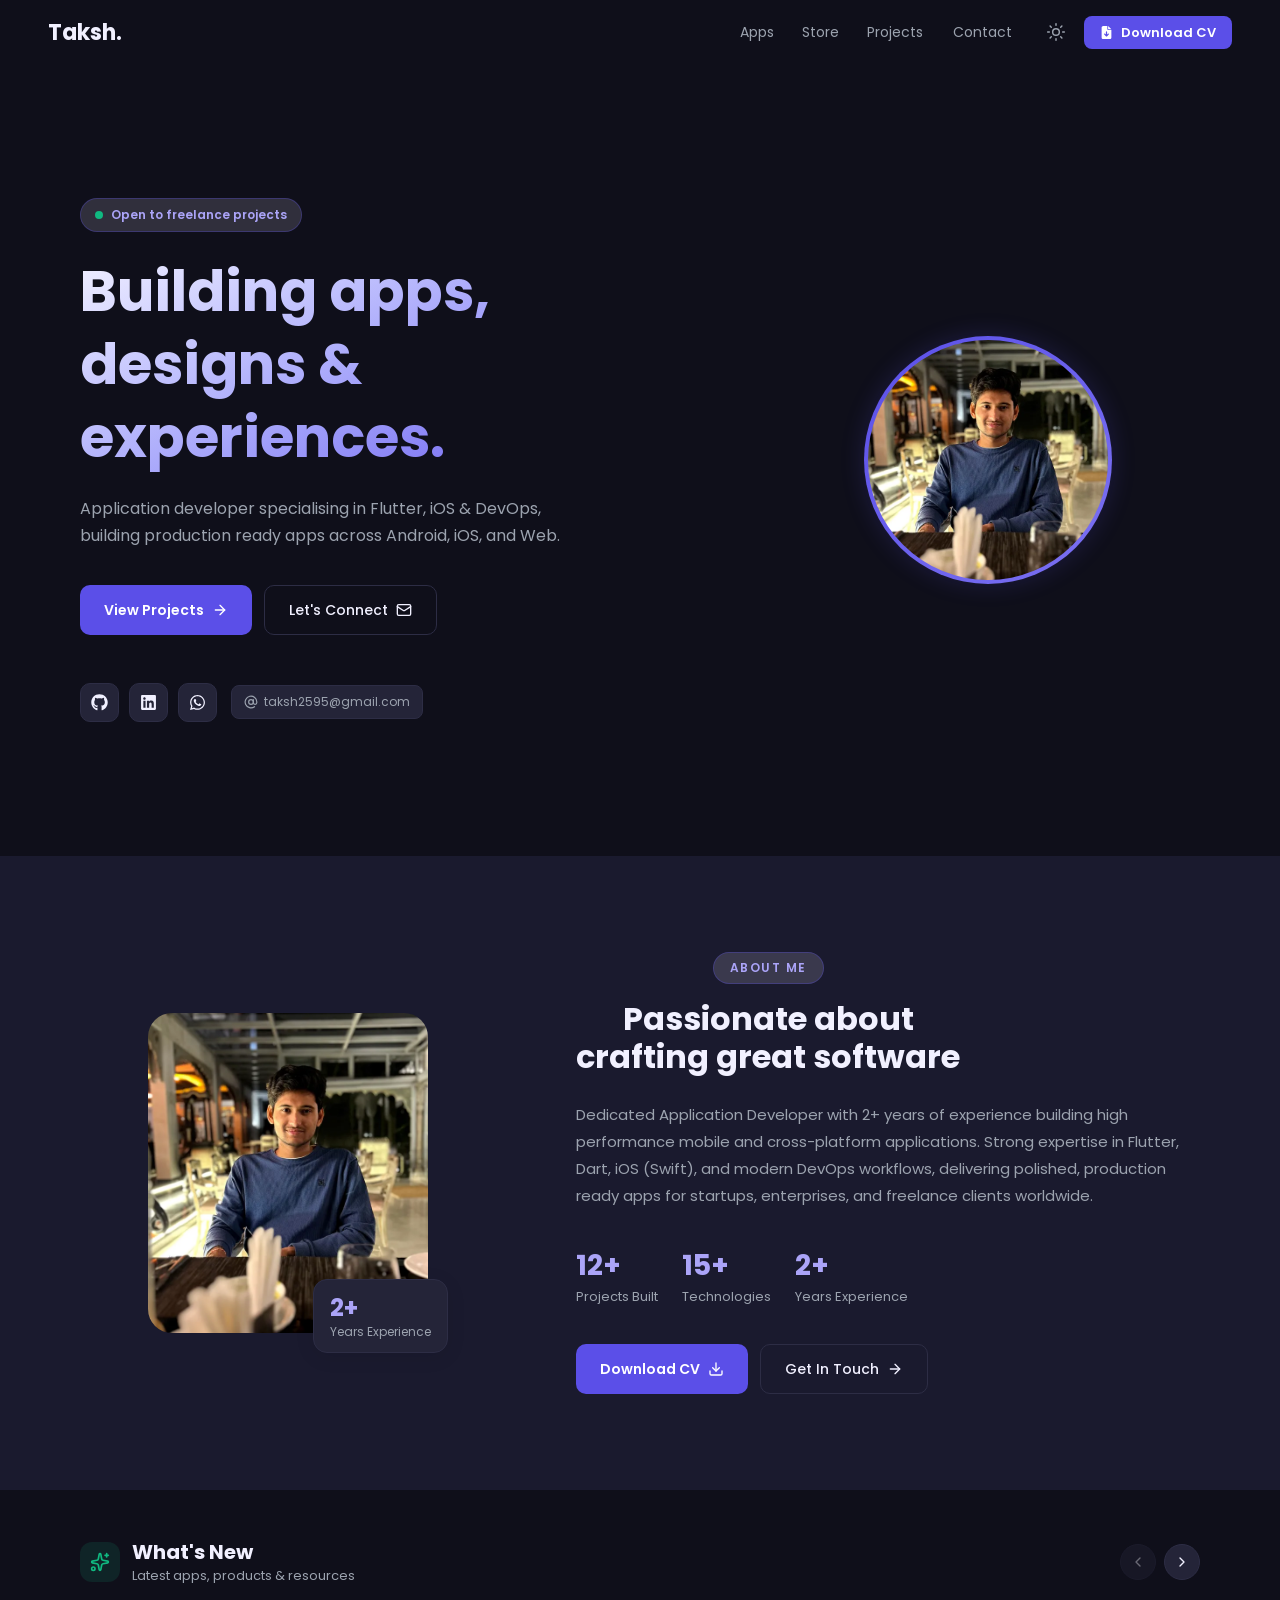
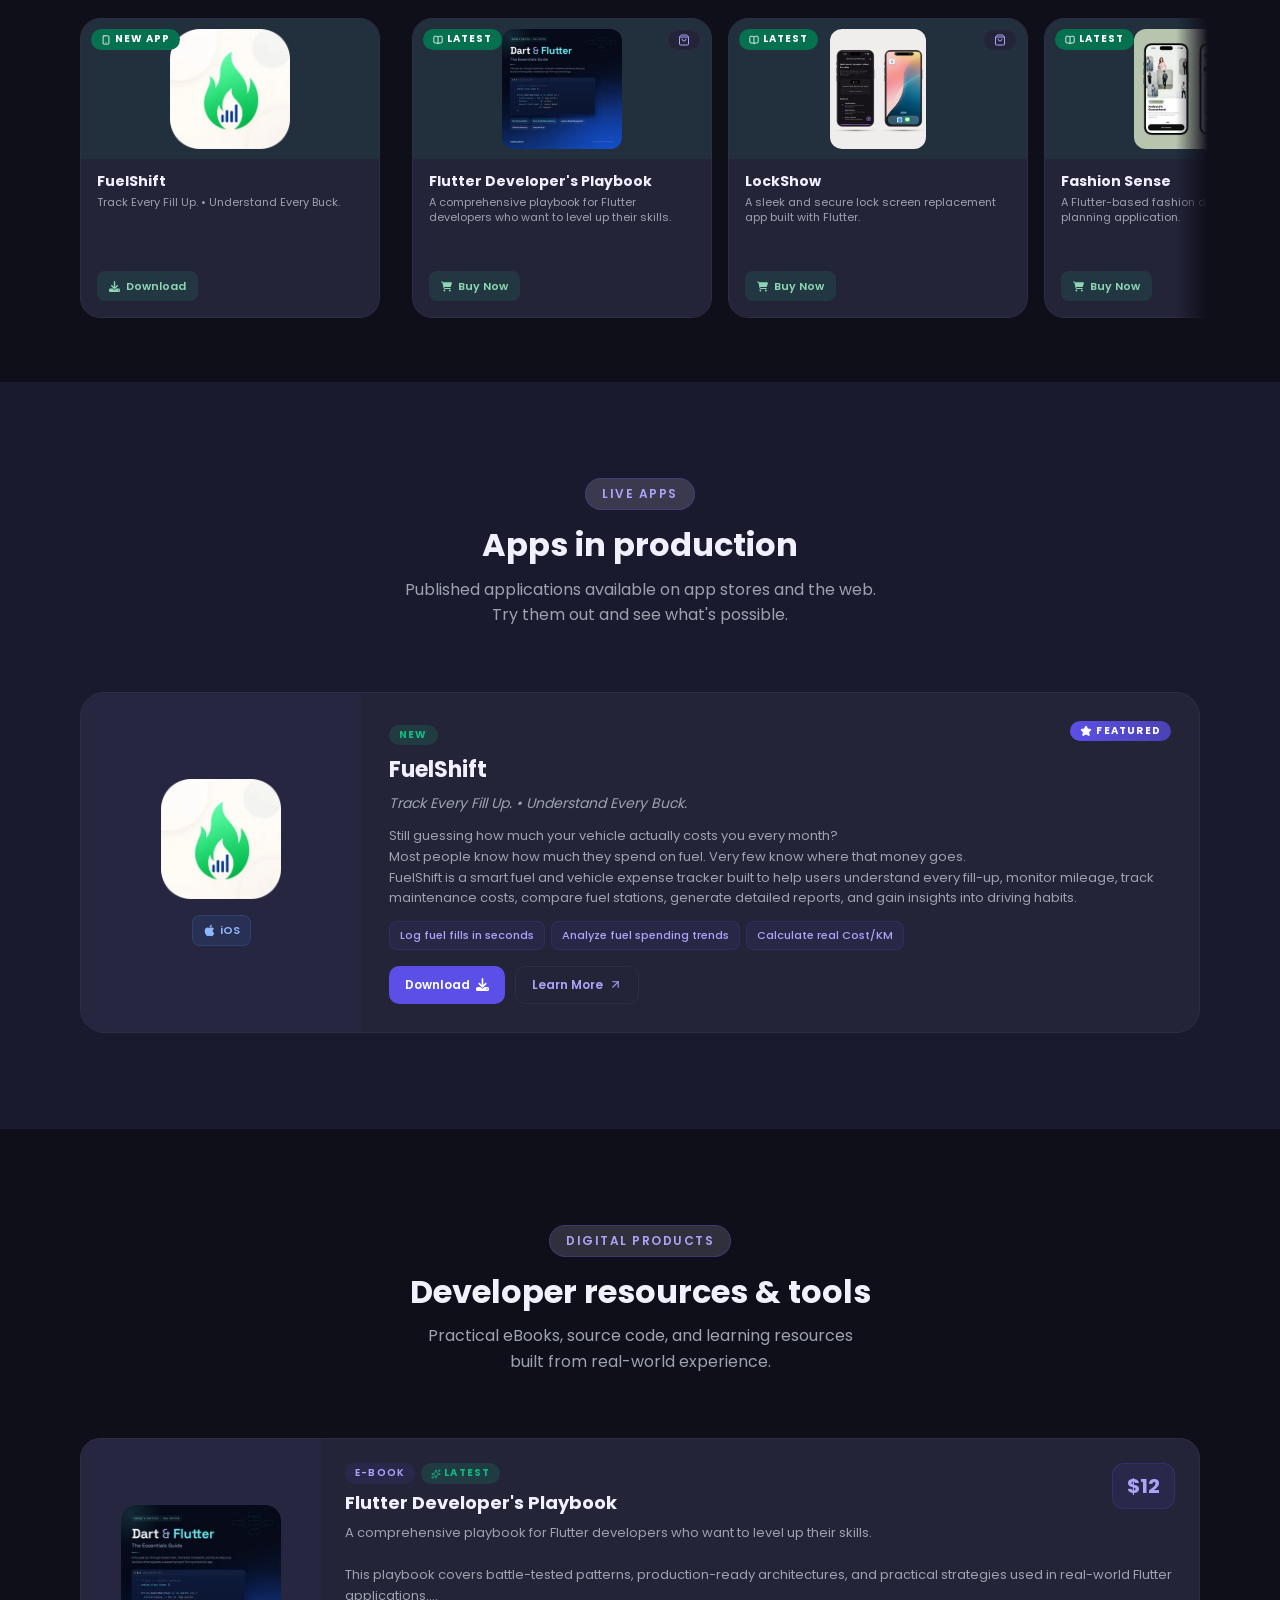
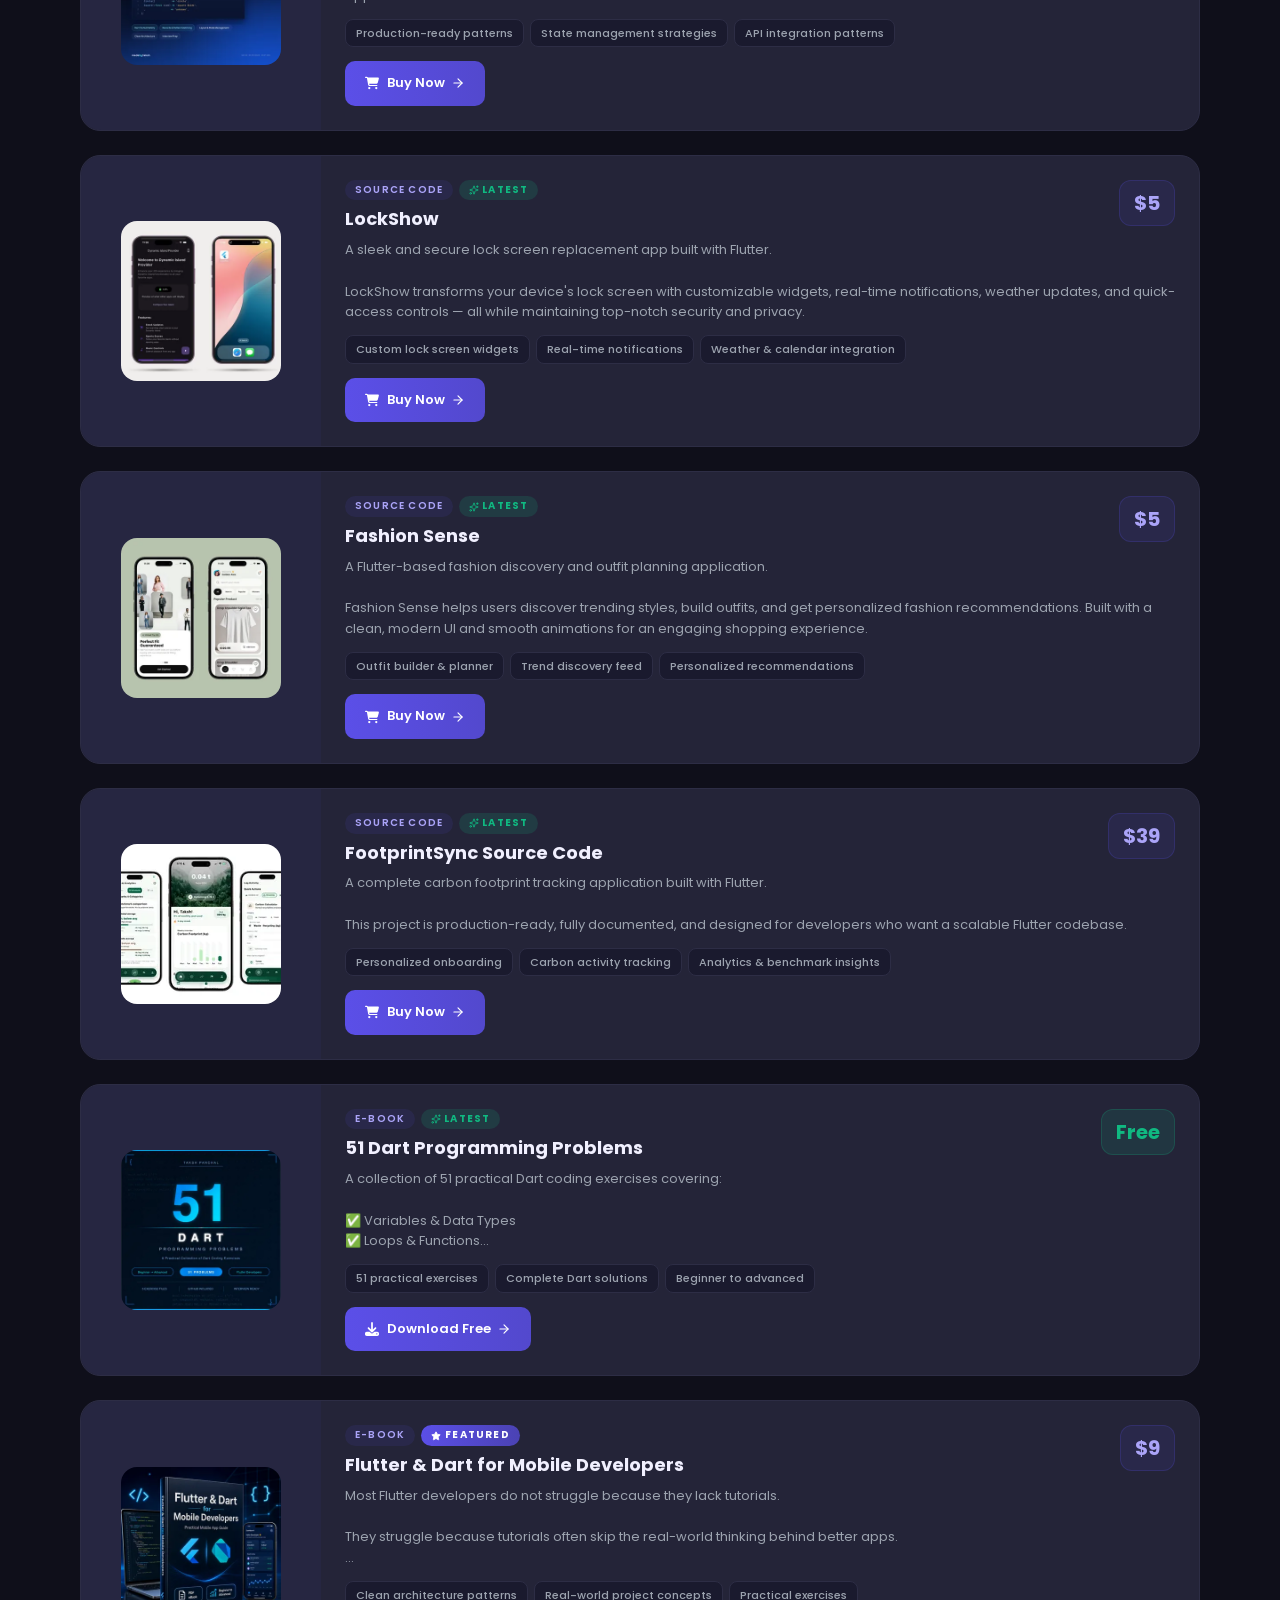
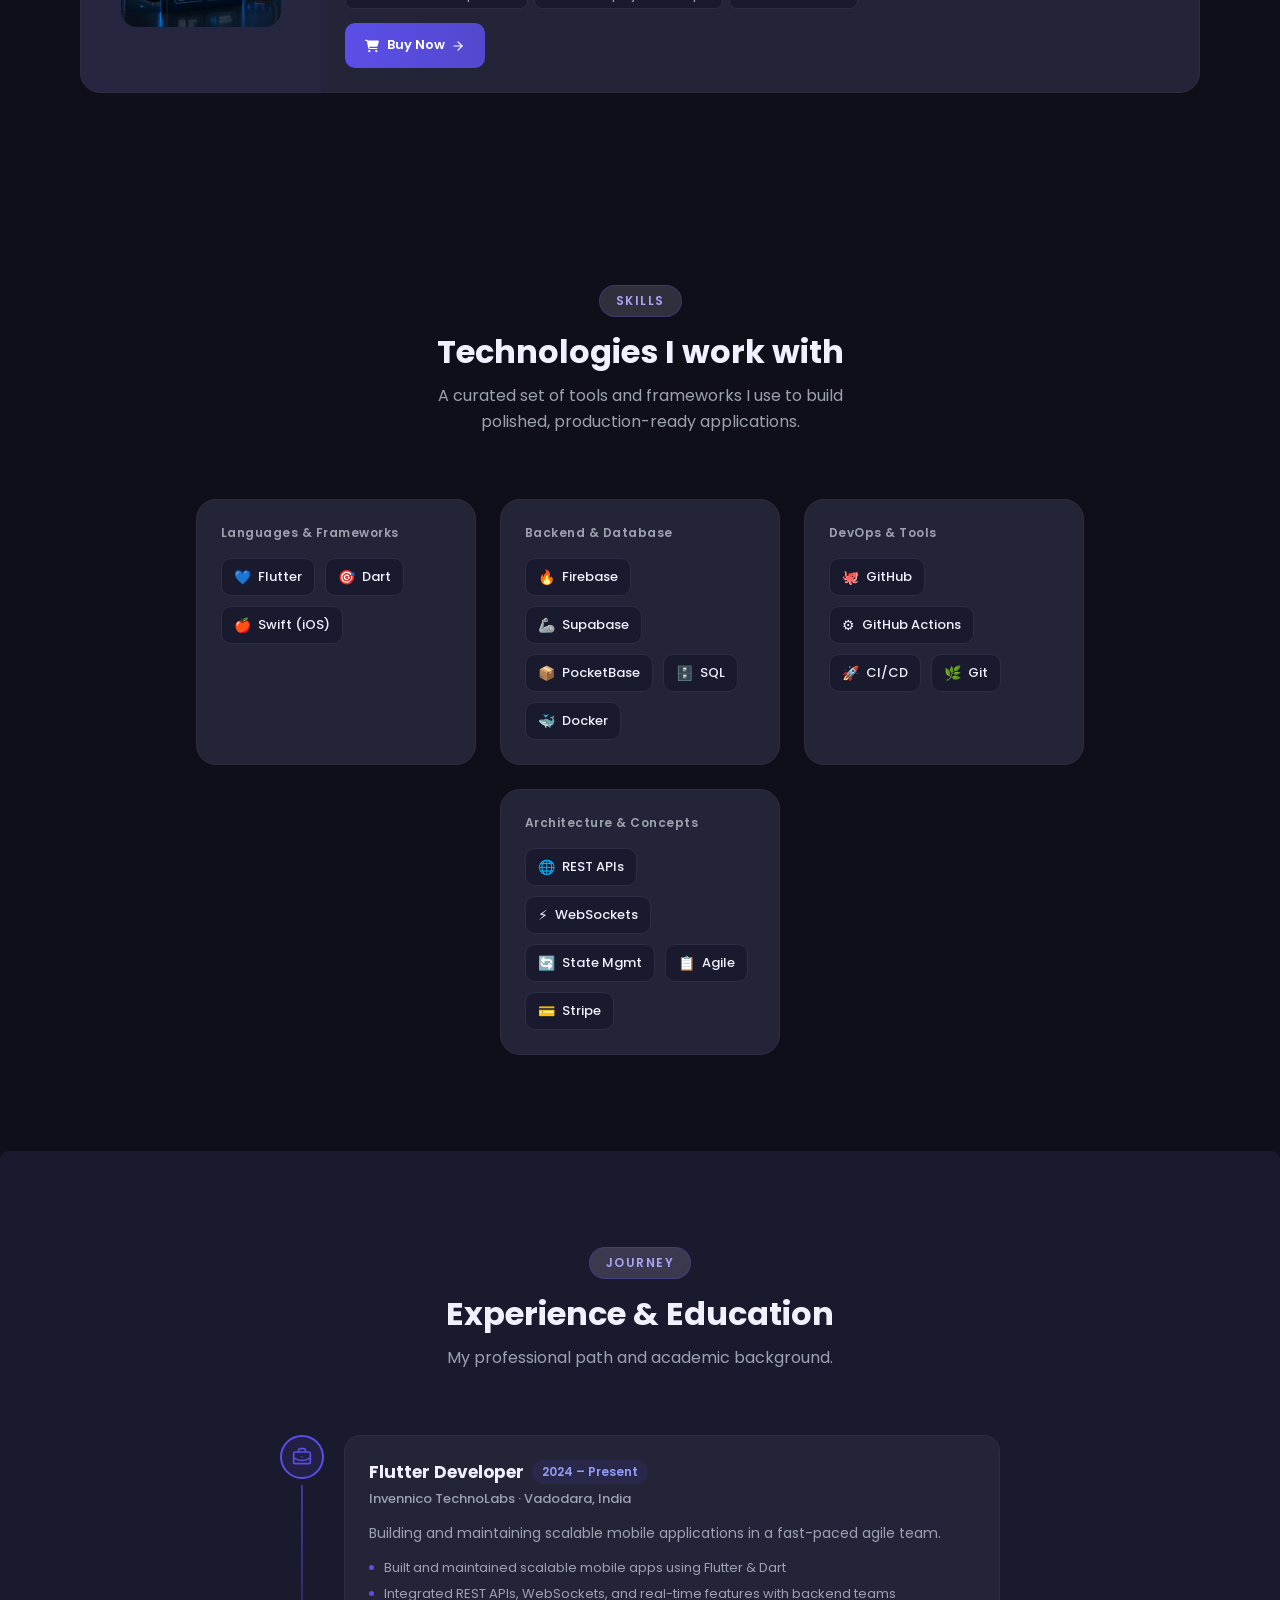
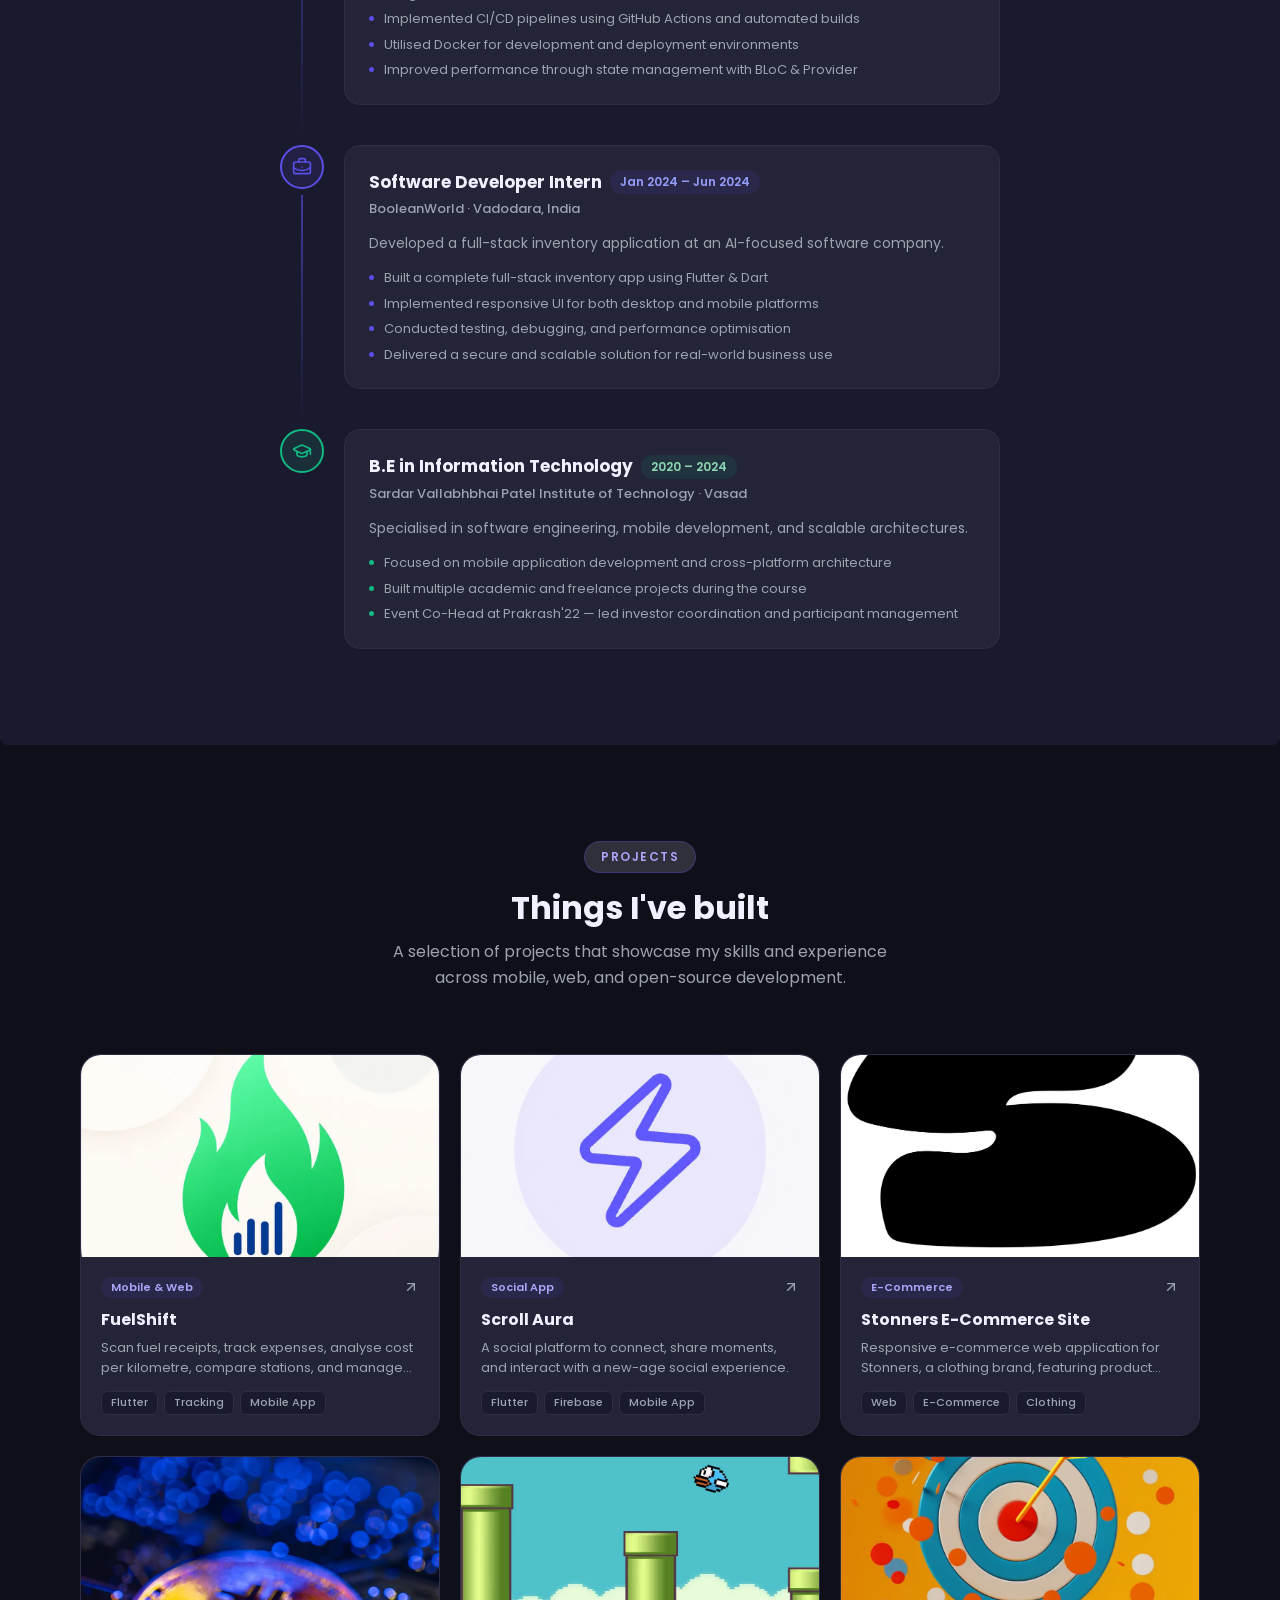
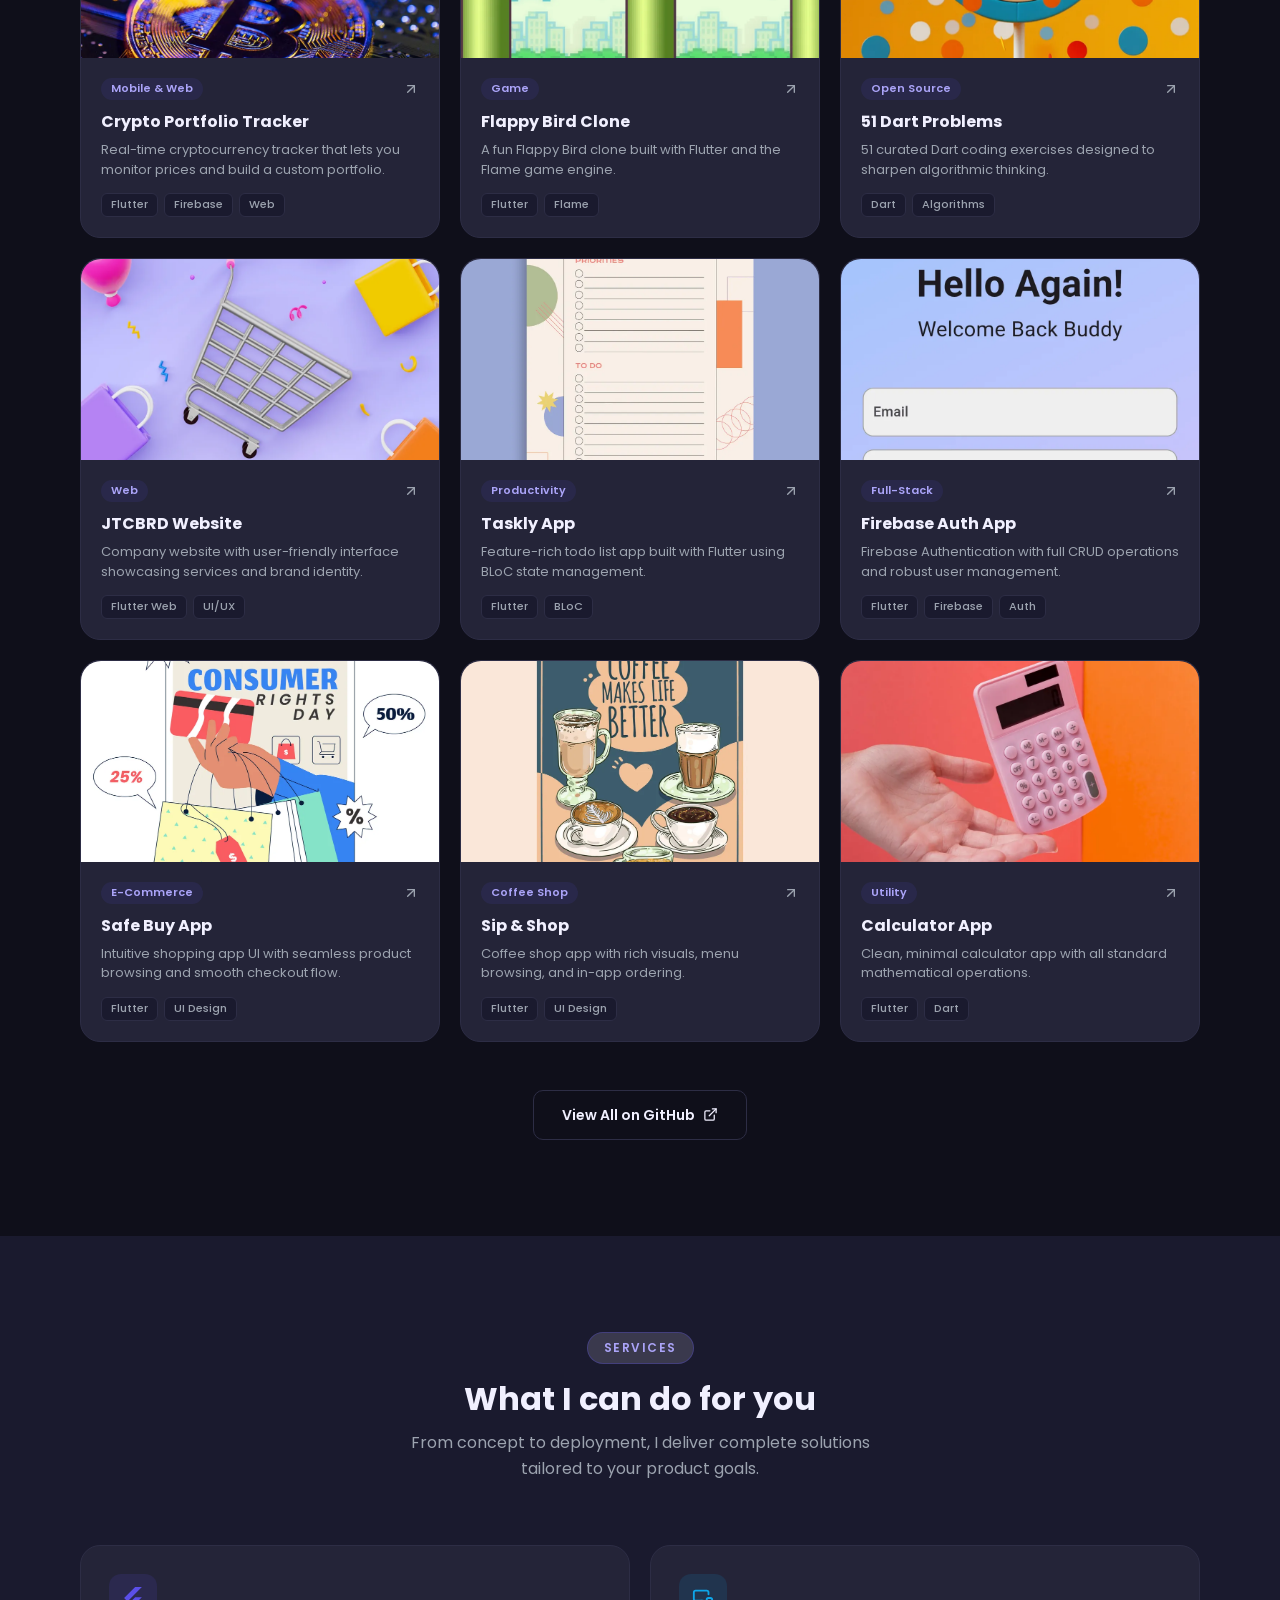
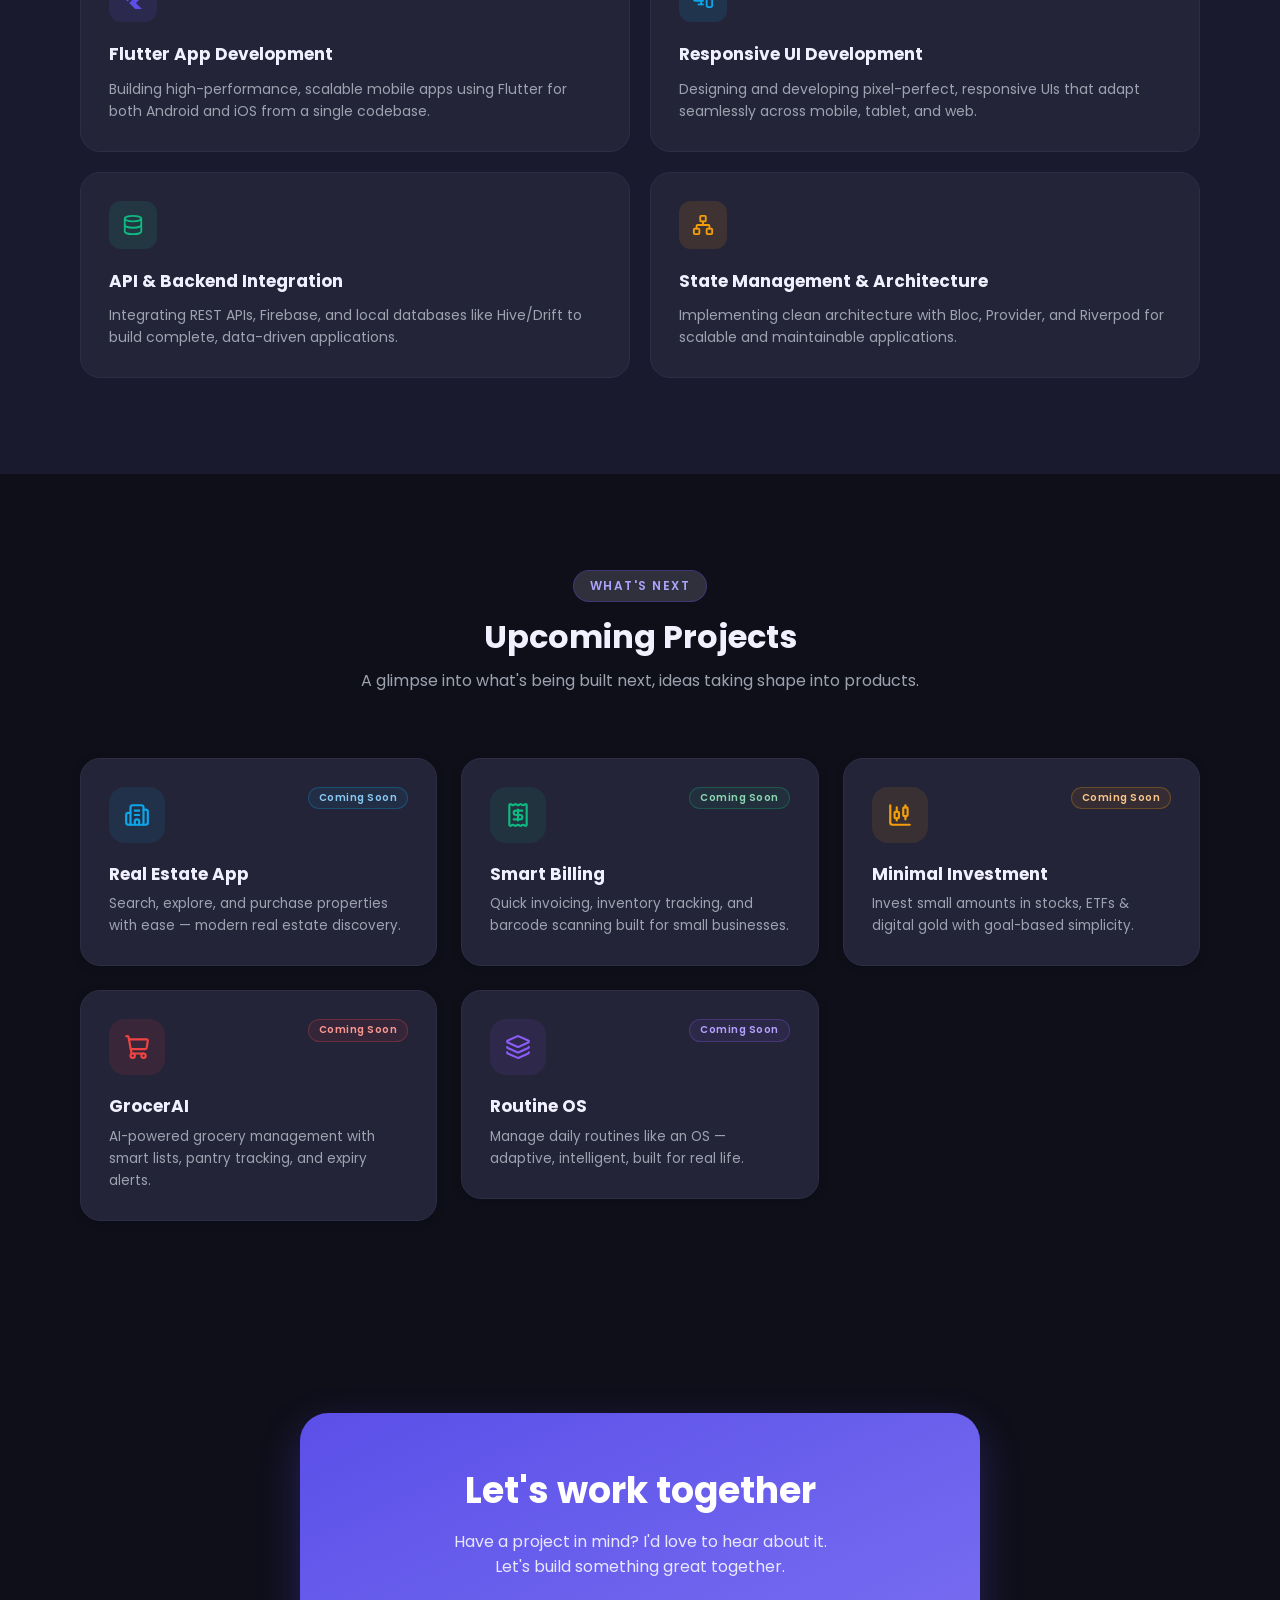
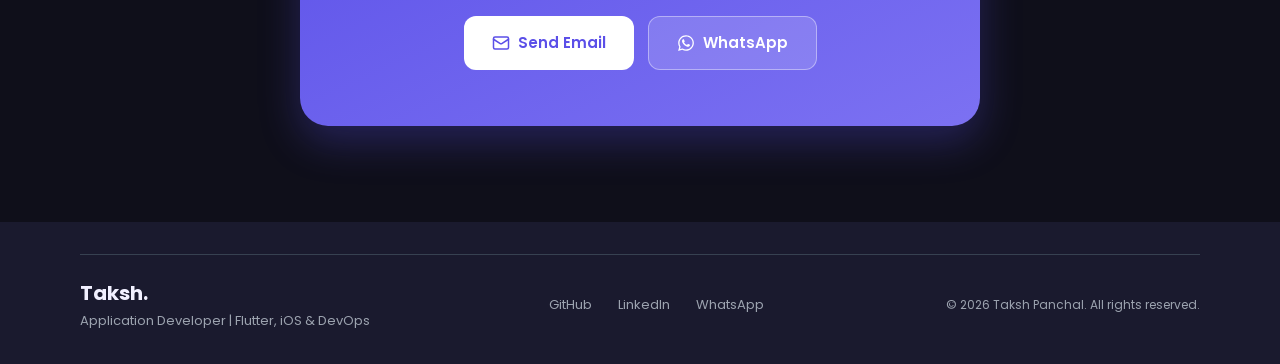
<file: index.html>
<!DOCTYPE html><html lang="en" class="dark j3Zrza_variable"><head><meta charSet="utf-8"/><meta name="viewport" content="width=device-width, initial-scale=1"/><link rel="preload" href="/_next/static/media/22a701959b157a82-s.p.2o7m9ogm38dql.woff2" as="font" crossorigin="" type="font/woff2"/><link rel="preload" href="/_next/static/media/6bafae418e8a1b08-s.p.3o_v2fun1jzxk.woff2" as="font" crossorigin="" type="font/woff2"/><link rel="preload" href="/_next/static/media/76e9fd951b869c7b-s.p.3bh2vc0w-r-ll.woff2" as="font" crossorigin="" type="font/woff2"/><link rel="preload" href="/_next/static/media/dd9dfc3601372168-s.p.43zbiuwnnoiok.woff2" as="font" crossorigin="" type="font/woff2"/><link rel="preload" as="image" href="/images/profile/taksh.webp"/><link rel="stylesheet" href="/_next/static/chunks/3znwnyfvndzhe.css" data-precedence="next"/><link rel="preload" as="script" fetchPriority="low" href="/_next/static/chunks/33-v00l-iqevb.js"/><script src="/_next/static/chunks/2hyq_7w_ry-fe.js" async=""></script><script src="/_next/static/chunks/043aaw4o8p6fz.js" async=""></script><script src="/_next/static/chunks/turbopack-2c3mg3r-05n1w.js" async=""></script><script src="/_next/static/chunks/27mz-ibfm885l.js" async=""></script><script src="/_next/static/chunks/3-dum3pwrczir.js" async=""></script><script src="/_next/static/chunks/1tz_irfl4v2_2.js" async=""></script><script src="/_next/static/chunks/2ip1g2v-acful.js" async=""></script><link rel="preload" href="https://www.googletagmanager.com/gtag/js?id=G-5EWHJSDE51" as="script"/><meta name="next-size-adjust" content=""/><title>Taksh Panchal | Software Developer Portfolio</title><meta name="description" content="Taksh Panchal - Software Developer specializing in cross-platform apps, responsive UI, and scalable mobile/web solutions. Explore my portfolio, projects, and skills."/><link rel="manifest" href="/manifest.webmanifest"/><link rel="canonical" href="https://www.takshpanchalportfolio.buzz"/><meta name="mobile-web-app-capable" content="yes"/><meta name="apple-mobile-web-app-title" content="portfolio_taksh"/><meta name="apple-mobile-web-app-status-bar-style" content="black"/><meta property="og:title" content="Taksh Panchal | Software Developer"/><meta property="og:description" content="Software Developer building responsive mobile &amp; web apps. Check out my portfolio and projects."/><meta property="og:url" content="https://www.takshpanchalportfolio.buzz"/><meta property="og:site_name" content="Taksh Panchal"/><meta property="og:locale" content="en_US"/><meta property="og:image" content="https://www.takshpanchalportfolio.buzz/og.png"/><meta property="og:image:type" content="image/png"/><meta property="og:image:width" content="1200"/><meta property="og:image:height" content="630"/><meta property="og:image:alt" content="Taksh Panchal | Software Developer"/><meta property="og:type" content="website"/><meta name="twitter:card" content="summary_large_image"/><meta name="twitter:title" content="Taksh Panchal | Software Developer"/><meta name="twitter:description" content="Software Developer building responsive mobile &amp; web apps. Check out my portfolio and projects."/><meta name="twitter:image" content="https://www.takshpanchalportfolio.buzz/og.png"/><meta name="twitter:image:alt" content="Taksh Panchal | Software Developer"/><meta name="twitter:image:type" content="image/png"/><meta name="twitter:image:width" content="1200"/><meta name="twitter:image:height" content="630"/><link rel="icon" href="/icon.png?icon.2rkn8i33ze__7.png" sizes="96x96" type="image/png"/><link rel="apple-touch-icon" href="/apple-icon.png?apple-icon.26gnvwxahqxwv.png" sizes="192x192" type="image/png"/><script>try{if(localStorage.getItem("theme")==="light")document.documentElement.classList.remove("dark")}catch(e){}</script><script type="application/ld+json">{"@context":"https://schema.org","@graph":[{"@type":"Person","@id":"https://www.takshpanchalportfolio.buzz/#person","name":"Taksh Panchal","jobTitle":"Software Developer","description":"Taksh Panchal - Software Developer specializing in cross-platform apps, responsive UI, and scalable mobile/web solutions. Explore my portfolio, projects, and skills.","url":"https://www.takshpanchalportfolio.buzz","email":"mailto:taksh2595@gmail.com","image":"https://www.takshpanchalportfolio.buzz/images/profile/taksh.webp","sameAs":["https://github.com/taksh30","https://www.linkedin.com/in/takshpanchal959/"]},{"@type":"WebSite","@id":"https://www.takshpanchalportfolio.buzz/#website","name":"Taksh Panchal | Software Developer Portfolio","url":"https://www.takshpanchalportfolio.buzz","author":{"@id":"https://www.takshpanchalportfolio.buzz/#person"}}]}</script><script src="/_next/static/chunks/0cz1d0mv5g_q7.js" noModule=""></script></head><body><div hidden=""><!--$--><!--/$--></div><a href="#main" class="sr-only focus:not-sr-only focus:fixed focus:top-3 focus:left-3 focus:z-[60] focus:rounded-chip focus:bg-accent focus:px-4 focus:py-2 focus:text-white">Skip to content</a><header class="fixed inset-x-0 top-0 z-50 transition-[background-color,box-shadow] duration-200 bg-transparent"><nav aria-label="Primary" class="mx-auto flex h-16 max-w-[1376px] items-center px-5 tablet:px-12"><a href="#hero" class="text-[22px] font-bold text-fg">Taksh.</a><div class="ml-auto hidden items-center tablet:flex"><ul class="relative flex"><li><a href="#liveApps" data-text="Apps" class="flex flex-col px-3 py-5 text-sm text-muted transition-colors after:invisible after:h-0 after:overflow-hidden after:font-semibold after:content-[attr(data-text)] hover:font-semibold hover:text-primary-fg aria-[current]:text-primary-fg">Apps</a></li><li><a href="#store" data-text="Store" class="flex flex-col px-3 py-5 text-sm text-muted transition-colors after:invisible after:h-0 after:overflow-hidden after:font-semibold after:content-[attr(data-text)] hover:font-semibold hover:text-primary-fg aria-[current]:text-primary-fg">Store</a></li><li><a href="#projects" data-text="Projects" class="flex flex-col px-3 py-5 text-sm text-muted transition-colors after:invisible after:h-0 after:overflow-hidden after:font-semibold after:content-[attr(data-text)] hover:font-semibold hover:text-primary-fg aria-[current]:text-primary-fg">Projects</a></li><li><a href="#contact" data-text="Contact" class="flex flex-col px-3 py-5 text-sm text-muted transition-colors after:invisible after:h-0 after:overflow-hidden after:font-semibold after:content-[attr(data-text)] hover:font-semibold hover:text-primary-fg aria-[current]:text-primary-fg">Contact</a></li><span aria-hidden="true" class="pointer-events-none absolute bottom-3.5 h-0.5 rounded-full bg-primary-fg opacity-0 transition-[left,width,opacity] duration-300 ease-out-cubic"></span></ul><div class="ml-2"><button type="button" class="group relative inline-flex size-10 items-center justify-center rounded-full text-muted transition-colors hover:bg-fg/5"><svg xmlns="http://www.w3.org/2000/svg" width="24" height="24" viewBox="0 0 24 24" fill="none" stroke="currentColor" stroke-width="1.75" stroke-linecap="round" stroke-linejoin="round" class="lucide lucide-sun hidden size-5 dark:block" aria-hidden="true"><circle cx="12" cy="12" r="4"></circle><path d="M12 2v2"></path><path d="M12 20v2"></path><path d="m4.93 4.93 1.41 1.41"></path><path d="m17.66 17.66 1.41 1.41"></path><path d="M2 12h2"></path><path d="M20 12h2"></path><path d="m6.34 17.66-1.41 1.41"></path><path d="m19.07 4.93-1.41 1.41"></path></svg><svg xmlns="http://www.w3.org/2000/svg" width="24" height="24" viewBox="0 0 24 24" fill="none" stroke="currentColor" stroke-width="1.75" stroke-linecap="round" stroke-linejoin="round" class="lucide lucide-moon size-5 dark:hidden" aria-hidden="true"><path d="M20.985 12.486a9 9 0 1 1-9.473-9.472c.405-.022.617.46.402.803a6 6 0 0 0 8.268 8.268c.344-.215.825-.004.803.401"></path></svg><span class="sr-only"><span class="hidden dark:inline">Light mode</span><span class="dark:hidden">Dark mode</span></span><span aria-hidden="true" class="pointer-events-none absolute top-full mt-1 rounded bg-fg/90 px-2 py-1 text-chip whitespace-nowrap text-bg opacity-0 transition-opacity delay-300 group-hover:opacity-100"><span class="hidden dark:inline">Light mode</span><span class="dark:hidden">Dark mode</span></span></button></div><a href="/taksh_cv.pdf" download="taksh_cv.pdf" class="inline-flex items-center justify-center gap-2 rounded-chip bg-accent px-4 py-2.5 text-meta leading-none font-semibold text-white transition-colors hover:bg-accent/90 ml-2"><svg stroke="currentColor" fill="currentColor" stroke-width="0" viewBox="0 0 384 512" aria-hidden="true" class="size-[13px]" height="1em" width="1em" xmlns="http://www.w3.org/2000/svg"><path d="M64 0C28.7 0 0 28.7 0 64L0 448c0 35.3 28.7 64 64 64l256 0c35.3 0 64-28.7 64-64l0-288-128 0c-17.7 0-32-14.3-32-32L224 0 64 0zM256 0l0 128 128 0L256 0zM216 232l0 102.1 31-31c9.4-9.4 24.6-9.4 33.9 0s9.4 24.6 0 33.9l-72 72c-9.4 9.4-24.6 9.4-33.9 0l-72-72c-9.4-9.4-9.4-24.6 0-33.9s24.6-9.4 33.9 0l31 31L168 232c0-13.3 10.7-24 24-24s24 10.7 24 24z"></path></svg>Download CV</a></div><div class="ml-auto flex items-center tablet:hidden"><button type="button" class="group relative inline-flex size-10 items-center justify-center rounded-full text-muted transition-colors hover:bg-fg/5"><svg xmlns="http://www.w3.org/2000/svg" width="24" height="24" viewBox="0 0 24 24" fill="none" stroke="currentColor" stroke-width="1.75" stroke-linecap="round" stroke-linejoin="round" class="lucide lucide-sun hidden size-5 dark:block" aria-hidden="true"><circle cx="12" cy="12" r="4"></circle><path d="M12 2v2"></path><path d="M12 20v2"></path><path d="m4.93 4.93 1.41 1.41"></path><path d="m17.66 17.66 1.41 1.41"></path><path d="M2 12h2"></path><path d="M20 12h2"></path><path d="m6.34 17.66-1.41 1.41"></path><path d="m19.07 4.93-1.41 1.41"></path></svg><svg xmlns="http://www.w3.org/2000/svg" width="24" height="24" viewBox="0 0 24 24" fill="none" stroke="currentColor" stroke-width="1.75" stroke-linecap="round" stroke-linejoin="round" class="lucide lucide-moon size-5 dark:hidden" aria-hidden="true"><path d="M20.985 12.486a9 9 0 1 1-9.473-9.472c.405-.022.617.46.402.803a6 6 0 0 0 8.268 8.268c.344-.215.825-.004.803.401"></path></svg><span class="sr-only"><span class="hidden dark:inline">Light mode</span><span class="dark:hidden">Dark mode</span></span><span aria-hidden="true" class="pointer-events-none absolute top-full mt-1 rounded bg-fg/90 px-2 py-1 text-chip whitespace-nowrap text-bg opacity-0 transition-opacity delay-300 group-hover:opacity-100"><span class="hidden dark:inline">Light mode</span><span class="dark:hidden">Dark mode</span></span></button><button type="button" aria-expanded="false" aria-controls="mobile-menu" aria-label="Open menu" class="inline-flex size-10 items-center justify-center rounded-full text-fg transition-colors hover:bg-fg/5"><svg xmlns="http://www.w3.org/2000/svg" width="24" height="24" viewBox="0 0 24 24" fill="none" stroke="currentColor" stroke-width="2" stroke-linecap="round" stroke-linejoin="round" class="lucide lucide-menu size-6" aria-hidden="true"><path d="M4 5h16"></path><path d="M4 12h16"></path><path d="M4 19h16"></path></svg></button></div></nav><div id="mobile-menu" hidden="" class="bg-menu px-5 pt-1 pb-4 tablet:hidden"><ul><li><a href="#liveApps" class="flex h-14 items-center text-[15px] font-medium text-fg aria-[current]:text-primary-fg">Apps</a></li><li><a href="#store" class="flex h-14 items-center text-[15px] font-medium text-fg aria-[current]:text-primary-fg">Store</a></li><li><a href="#projects" class="flex h-14 items-center text-[15px] font-medium text-fg aria-[current]:text-primary-fg">Projects</a></li><li><a href="#contact" class="flex h-14 items-center text-[15px] font-medium text-fg aria-[current]:text-primary-fg">Contact</a></li></ul><a href="/taksh_cv.pdf" download="taksh_cv.pdf" class="inline-flex items-center justify-center gap-2 rounded-chip bg-accent px-4 py-2.5 text-meta leading-none font-semibold text-white transition-colors hover:bg-accent/90 mt-3 w-full"><svg stroke="currentColor" fill="currentColor" stroke-width="0" viewBox="0 0 384 512" aria-hidden="true" class="size-[13px]" height="1em" width="1em" xmlns="http://www.w3.org/2000/svg"><path d="M64 0C28.7 0 0 28.7 0 64L0 448c0 35.3 28.7 64 64 64l256 0c35.3 0 64-28.7 64-64l0-288-128 0c-17.7 0-32-14.3-32-32L224 0 64 0zM256 0l0 128 128 0L256 0zM216 232l0 102.1 31-31c9.4-9.4 24.6-9.4 33.9 0s9.4 24.6 0 33.9l-72 72c-9.4 9.4-24.6 9.4-33.9 0l-72-72c-9.4-9.4-9.4-24.6 0-33.9s24.6-9.4 33.9 0l31 31L168 232c0-13.3 10.7-24 24-24s24 10.7 24 24z"></path></svg>Download CV</a></div></header><main id="main" class="pt-16"><section id="hero" aria-labelledby="hero-title" class="flex min-h-[88vh] items-center section-x py-20"><div class="mx-auto flex w-full max-w-[1280px] flex-col-reverse items-center justify-center gap-10 tablet:flex-row tablet:gap-[60px]"><div class="flex w-full min-w-0 flex-col items-center text-center tablet:flex-[3] tablet:items-start tablet:text-left"><p class="inline-flex hero-badge items-center gap-2 rounded-[20px] border border-accent/30 bg-pill px-3.5 py-[7px] text-eyebrow font-semibold text-primary-fg"><span aria-hidden="true" class="size-2 rounded-full bg-success"></span>Open to freelance projects</p><h1 id="hero-title" class="w-fit bg-linear-to-br from-fg to-primary bg-clip-text font-bold text-transparent mt-6 hero-title text-hero-sm whitespace-pre-line tablet:text-hero">Building apps,
designs &amp;
experiences.</h1><p class="mt-5 hero-subtitle text-sm leading-[1.7] whitespace-pre-line text-muted tablet:text-base tablet:leading-[1.7]">Application developer specialising in Flutter, iOS &amp; DevOps,
building production ready apps across Android, iOS, and Web.</p><div class="mt-9 flex hero-actions flex-wrap justify-center gap-3 tablet:justify-start"><a class="inline-flex items-center justify-center gap-2 rounded-btn px-6 py-3.5 text-sm leading-5 transition-colors bg-accent font-semibold text-white hover:bg-accent/90" href="https://github.com/taksh30?tab=repositories" target="_blank" rel="noopener noreferrer">View Projects<svg xmlns="http://www.w3.org/2000/svg" width="24" height="24" viewBox="0 0 24 24" fill="none" stroke="currentColor" stroke-width="2" stroke-linecap="round" stroke-linejoin="round" class="lucide lucide-arrow-right size-4" aria-hidden="true"><path d="M5 12h14"></path><path d="m12 5 7 7-7 7"></path></svg></a><a class="inline-flex items-center justify-center gap-2 rounded-btn px-6 py-3.5 text-sm leading-5 transition-colors border-[1.5px] border-line font-medium text-fg hover:bg-fg/5" href="mailto:taksh2595@gmail.com">Let&#x27;s Connect<svg xmlns="http://www.w3.org/2000/svg" width="24" height="24" viewBox="0 0 24 24" fill="none" stroke="currentColor" stroke-width="2" stroke-linecap="round" stroke-linejoin="round" class="lucide lucide-mail size-4" aria-hidden="true"><path d="m22 7-8.991 5.727a2 2 0 0 1-2.009 0L2 7"></path><rect x="2" y="4" width="20" height="16" rx="2"></rect></svg></a></div><div class="mt-12 flex hero-socials flex-wrap items-center justify-center gap-2.5 tablet:justify-start"><span class="group/tip relative inline-flex"><a href="https://github.com/taksh30" target="_blank" rel="noopener noreferrer" aria-label="GitHub" class="inline-flex rounded-btn border border-line bg-card p-2.5 text-fg transition-colors duration-150 hover:border-accent hover:bg-accent hover:text-white"><svg stroke="currentColor" fill="currentColor" stroke-width="0" viewBox="0 0 496 512" aria-hidden="true" class="size-[17px]" height="1em" width="1em" xmlns="http://www.w3.org/2000/svg"><path d="M165.9 397.4c0 2-2.3 3.6-5.2 3.6-3.3.3-5.6-1.3-5.6-3.6 0-2 2.3-3.6 5.2-3.6 3-.3 5.6 1.3 5.6 3.6zm-31.1-4.5c-.7 2 1.3 4.3 4.3 4.9 2.6 1 5.6 0 6.2-2s-1.3-4.3-4.3-5.2c-2.6-.7-5.5.3-6.2 2.3zm44.2-1.7c-2.9.7-4.9 2.6-4.6 4.9.3 2 2.9 3.3 5.9 2.6 2.9-.7 4.9-2.6 4.6-4.6-.3-1.9-3-3.2-5.9-2.9zM244.8 8C106.1 8 0 113.3 0 252c0 110.9 69.8 205.8 169.5 239.2 12.8 2.3 17.3-5.6 17.3-12.1 0-6.2-.3-40.4-.3-61.4 0 0-70 15-84.7-29.8 0 0-11.4-29.1-27.8-36.6 0 0-22.9-15.7 1.6-15.4 0 0 24.9 2 38.6 25.8 21.9 38.6 58.6 27.5 72.9 20.9 2.3-16 8.8-27.1 16-33.7-55.9-6.2-112.3-14.3-112.3-110.5 0-27.5 7.6-41.3 23.6-58.9-2.6-6.5-11.1-33.3 2.6-67.9 20.9-6.5 69 27 69 27 20-5.6 41.5-8.5 62.8-8.5s42.8 2.9 62.8 8.5c0 0 48.1-33.6 69-27 13.7 34.7 5.2 61.4 2.6 67.9 16 17.7 25.8 31.5 25.8 58.9 0 96.5-58.9 104.2-114.8 110.5 9.2 7.9 17 22.9 17 46.4 0 33.7-.3 75.4-.3 83.6 0 6.5 4.6 14.4 17.3 12.1C428.2 457.8 496 362.9 496 252 496 113.3 383.5 8 244.8 8zM97.2 352.9c-1.3 1-1 3.3.7 5.2 1.6 1.6 3.9 2.3 5.2 1 1.3-1 1-3.3-.7-5.2-1.6-1.6-3.9-2.3-5.2-1zm-10.8-8.1c-.7 1.3.3 2.9 2.3 3.9 1.6 1 3.6.7 4.3-.7.7-1.3-.3-2.9-2.3-3.9-2-.6-3.6-.3-4.3.7zm32.4 35.6c-1.6 1.3-1 4.3 1.3 6.2 2.3 2.3 5.2 2.6 6.5 1 1.3-1.3.7-4.3-1.3-6.2-2.2-2.3-5.2-2.6-6.5-1zm-11.4-14.7c-1.6 1-1.6 3.6 0 5.9 1.6 2.3 4.3 3.3 5.6 2.3 1.6-1.3 1.6-3.9 0-6.2-1.4-2.3-4-3.3-5.6-2z"></path></svg></a><span aria-hidden="true" class="pointer-events-none absolute top-full left-1/2 z-10 mt-1.5 -translate-x-1/2 rounded bg-fg/90 px-2 py-1 text-chip whitespace-nowrap text-bg opacity-0 transition-opacity delay-300 group-focus-within/tip:opacity-100 group-hover/tip:opacity-100">GitHub</span></span><span class="group/tip relative inline-flex"><a href="https://www.linkedin.com/in/takshpanchal959/" target="_blank" rel="noopener noreferrer" aria-label="LinkedIn" class="inline-flex rounded-btn border border-line bg-card p-2.5 text-fg transition-colors duration-150 hover:border-accent hover:bg-accent hover:text-white"><svg stroke="currentColor" fill="currentColor" stroke-width="0" viewBox="0 0 448 512" aria-hidden="true" class="size-[17px]" height="1em" width="1em" xmlns="http://www.w3.org/2000/svg"><path d="M416 32H31.9C14.3 32 0 46.5 0 64.3v383.4C0 465.5 14.3 480 31.9 480H416c17.6 0 32-14.5 32-32.3V64.3c0-17.8-14.4-32.3-32-32.3zM135.4 416H69V202.2h66.5V416zm-33.2-243c-21.3 0-38.5-17.3-38.5-38.5S80.9 96 102.2 96c21.2 0 38.5 17.3 38.5 38.5 0 21.3-17.2 38.5-38.5 38.5zm282.1 243h-66.4V312c0-24.8-.5-56.7-34.5-56.7-34.6 0-39.9 27-39.9 54.9V416h-66.4V202.2h63.7v29.2h.9c8.9-16.8 30.6-34.5 62.9-34.5 67.2 0 79.7 44.3 79.7 101.9V416z"></path></svg></a><span aria-hidden="true" class="pointer-events-none absolute top-full left-1/2 z-10 mt-1.5 -translate-x-1/2 rounded bg-fg/90 px-2 py-1 text-chip whitespace-nowrap text-bg opacity-0 transition-opacity delay-300 group-focus-within/tip:opacity-100 group-hover/tip:opacity-100">LinkedIn</span></span><span class="group/tip relative inline-flex"><a href="https://wa.me/+917600894822?text=Hello%20Taksh%2C%0AI%20want%20to%20collaborate%20for%20a%20project" target="_blank" rel="noopener noreferrer" aria-label="WhatsApp" class="inline-flex rounded-btn border border-line bg-card p-2.5 text-fg transition-colors duration-150 hover:border-accent hover:bg-accent hover:text-white"><svg stroke="currentColor" fill="currentColor" stroke-width="0" viewBox="0 0 448 512" aria-hidden="true" class="size-[17px]" height="1em" width="1em" xmlns="http://www.w3.org/2000/svg"><path d="M380.9 97.1C339 55.1 283.2 32 223.9 32c-122.4 0-222 99.6-222 222 0 39.1 10.2 77.3 29.6 111L0 480l117.7-30.9c32.4 17.7 68.9 27 106.1 27h.1c122.3 0 224.1-99.6 224.1-222 0-59.3-25.2-115-67.1-157zm-157 341.6c-33.2 0-65.7-8.9-94-25.7l-6.7-4-69.8 18.3L72 359.2l-4.4-7c-18.5-29.4-28.2-63.3-28.2-98.2 0-101.7 82.8-184.5 184.6-184.5 49.3 0 95.6 19.2 130.4 54.1 34.8 34.9 56.2 81.2 56.1 130.5 0 101.8-84.9 184.6-186.6 184.6zm101.2-138.2c-5.5-2.8-32.8-16.2-37.9-18-5.1-1.9-8.8-2.8-12.5 2.8-3.7 5.6-14.3 18-17.6 21.8-3.2 3.7-6.5 4.2-12 1.4-32.6-16.3-54-29.1-75.5-66-5.7-9.8 5.7-9.1 16.3-30.3 1.8-3.7.9-6.9-.5-9.7-1.4-2.8-12.5-30.1-17.1-41.2-4.5-10.8-9.1-9.3-12.5-9.5-3.2-.2-6.9-.2-10.6-.2-3.7 0-9.7 1.4-14.8 6.9-5.1 5.6-19.4 19-19.4 46.3 0 27.3 19.9 53.7 22.6 57.4 2.8 3.7 39.1 59.7 94.8 83.8 35.2 15.2 49 16.5 66.6 13.9 10.7-1.6 32.8-13.4 37.4-26.4 4.6-13 4.6-24.1 3.2-26.4-1.3-2.5-5-3.9-10.5-6.6z"></path></svg></a><span aria-hidden="true" class="pointer-events-none absolute top-full left-1/2 z-10 mt-1.5 -translate-x-1/2 rounded bg-fg/90 px-2 py-1 text-chip whitespace-nowrap text-bg opacity-0 transition-opacity delay-300 group-focus-within/tip:opacity-100 group-hover/tip:opacity-100">WhatsApp</span></span><span class="ml-1"><button type="button" class="inline-flex items-center gap-1.5 rounded-chip border border-line bg-card px-3 py-2 text-xs text-muted transition-colors hover:border-accent/50"><svg xmlns="http://www.w3.org/2000/svg" width="24" height="24" viewBox="0 0 24 24" fill="none" stroke="currentColor" stroke-width="2" stroke-linecap="round" stroke-linejoin="round" class="lucide lucide-at-sign size-3.5" aria-hidden="true"><circle cx="12" cy="12" r="4"></circle><path d="M16 8v5a3 3 0 0 0 6 0v-1a10 10 0 1 0-4 8"></path></svg>taksh2595@gmail.com<span class="sr-only"> (copy to clipboard)</span></button><div role="status" class="fixed inset-x-0 bottom-0 z-50 bg-fg px-6 py-3.5 text-sm text-bg transition-[translate,opacity] duration-150 pointer-events-none translate-y-full opacity-0"></div></span></div></div><div class="flex min-w-0 hero-avatar justify-center tablet:flex-[2]"><div class="rounded-full bg-linear-to-br from-accent to-accent-dark p-1 shadow-avatar transition-[box-shadow,scale] duration-300 ease-out-cubic hover:scale-[1.04] hover:shadow-avatar-hover"><img alt="Taksh Panchal" width="240" height="240" decoding="async" data-nimg="1" class="size-60 rounded-full bg-card object-cover" style="color:transparent" src="/images/profile/taksh.webp"/></div></div></div></section><section id="about" aria-labelledby="about-title" class="section-x py-24 bg-surface"><div class="mx-auto w-full max-w-[1280px] flex flex-col items-center gap-12 tablet:flex-row tablet:gap-20"><div data-reveal="" style="--reveal-delay:0ms" class="flex w-full min-w-0 justify-center tablet:flex-[2]"><div class="relative h-80 w-[280px] max-w-full"><img alt="" loading="lazy" decoding="async" data-nimg="fill" class="rounded-card-lg object-cover" style="position:absolute;height:100%;width:100%;left:0;top:0;right:0;bottom:0;color:transparent" src="/images/profile/taksh.webp"/><div class="absolute -right-5 -bottom-5 rounded-badge border border-line bg-surface px-4 py-3 shadow-nav dark:bg-card"><p class="text-2xl font-bold text-primary-fg">2+</p><p class="text-xs text-muted">Years Experience</p></div></div></div><div data-reveal="" style="--reveal-delay:60ms" class="flex w-full min-w-0 flex-col items-center tablet:flex-[3] tablet:items-start"><div data-reveal="" class="flex flex-col items-center text-center"><p class="rounded-[20px] border border-accent/30 bg-pill px-4 py-1.5 text-eyebrow font-semibold tracking-[0.125em] text-primary-fg uppercase">About Me</p><h2 id="about-title" class="mt-4 text-section font-bold whitespace-pre-line text-fg">Passionate about
crafting great software</h2></div><p class="mt-6 text-center text-body text-muted tablet:text-left">Dedicated Application Developer with 2+ years of experience building high performance mobile and cross-platform applications. Strong expertise in Flutter, Dart, iOS (Swift), and modern DevOps workflows, delivering polished, production ready apps for startups, enterprises, and freelance clients worldwide.</p><dl class="mt-9 flex flex-wrap justify-center gap-6 tablet:justify-start"><div class="flex flex-col-reverse items-center tablet:items-start"><dt class="text-meta text-muted">Projects Built</dt><dd class="text-stat font-bold text-primary-fg"><span aria-hidden="true" class="tabular-nums"><span>12</span>+</span><span class="sr-only">12+</span></dd></div><div class="flex flex-col-reverse items-center tablet:items-start"><dt class="text-meta text-muted">Technologies</dt><dd class="text-stat font-bold text-primary-fg"><span aria-hidden="true" class="tabular-nums"><span>15</span>+</span><span class="sr-only">15+</span></dd></div><div class="flex flex-col-reverse items-center tablet:items-start"><dt class="text-meta text-muted">Years Experience</dt><dd class="text-stat font-bold text-primary-fg"><span aria-hidden="true" class="tabular-nums"><span>2</span>+</span><span class="sr-only">2+</span></dd></div></dl><div class="mt-9 flex flex-wrap justify-center gap-3 tablet:justify-start"><a class="inline-flex items-center justify-center gap-2 rounded-btn px-6 py-3.5 text-sm leading-5 transition-colors bg-accent font-semibold text-white hover:bg-accent/90" href="/taksh_cv.pdf" download="taksh_cv.pdf">Download CV<svg xmlns="http://www.w3.org/2000/svg" width="24" height="24" viewBox="0 0 24 24" fill="none" stroke="currentColor" stroke-width="2" stroke-linecap="round" stroke-linejoin="round" class="lucide lucide-download size-4" aria-hidden="true"><path d="M12 15V3"></path><path d="M21 15v4a2 2 0 0 1-2 2H5a2 2 0 0 1-2-2v-4"></path><path d="m7 10 5 5 5-5"></path></svg></a><a class="inline-flex items-center justify-center gap-2 rounded-btn px-6 py-3.5 text-sm leading-5 transition-colors border-[1.5px] border-line font-medium text-fg hover:bg-fg/5" href="mailto:taksh2595@gmail.com">Get In Touch<svg xmlns="http://www.w3.org/2000/svg" width="24" height="24" viewBox="0 0 24 24" fill="none" stroke="currentColor" stroke-width="2" stroke-linecap="round" stroke-linejoin="round" class="lucide lucide-arrow-right size-4" aria-hidden="true"><path d="M5 12h14"></path><path d="m12 5 7 7-7 7"></path></svg></a></div></div></div></section><section id="latestContent" aria-labelledby="latest-title" class="section-x bg-bg py-12"><div class="mx-auto w-full max-w-[1280px]"><div data-reveal="" style="--reveal-delay:0ms" class="flex items-center gap-3"><span class="rounded-tile bg-success/12 p-2.5"><svg xmlns="http://www.w3.org/2000/svg" width="24" height="24" viewBox="0 0 24 24" fill="none" stroke="currentColor" stroke-width="2" stroke-linecap="round" stroke-linejoin="round" class="lucide lucide-sparkles lucide-stars size-5 text-success" aria-hidden="true"><path d="M11.017 2.814a1 1 0 0 1 1.966 0l1.051 5.558a2 2 0 0 0 1.594 1.594l5.558 1.051a1 1 0 0 1 0 1.966l-5.558 1.051a2 2 0 0 0-1.594 1.594l-1.051 5.558a1 1 0 0 1-1.966 0l-1.051-5.558a2 2 0 0 0-1.594-1.594l-5.558-1.051a1 1 0 0 1 0-1.966l5.558-1.051a2 2 0 0 0 1.594-1.594z"></path><path d="M20 2v4"></path><path d="M22 4h-4"></path><circle cx="4" cy="20" r="2"></circle></svg></span><div><h2 id="latest-title" class="text-xl font-bold text-fg">What&#x27;s New</h2><p class="text-meta text-muted">Latest apps, products &amp; resources</p></div><div class="ml-auto hidden gap-2 tablet:flex"><button type="button" class="inline-flex size-9 items-center justify-center rounded-full border border-line bg-surface text-fg transition-[opacity,background-color] hover:bg-card disabled:pointer-events-none disabled:opacity-40 dark:bg-card dark:hover:bg-surface" disabled="" aria-label="Previous items"><svg xmlns="http://www.w3.org/2000/svg" width="24" height="24" viewBox="0 0 24 24" fill="none" stroke="currentColor" stroke-width="2" stroke-linecap="round" stroke-linejoin="round" class="lucide lucide-chevron-left size-4" aria-hidden="true"><path d="m15 18-6-6 6-6"></path></svg></button><button type="button" class="inline-flex size-9 items-center justify-center rounded-full border border-line bg-surface text-fg transition-[opacity,background-color] hover:bg-card disabled:pointer-events-none disabled:opacity-40 dark:bg-card dark:hover:bg-surface" aria-label="Next items"><svg xmlns="http://www.w3.org/2000/svg" width="24" height="24" viewBox="0 0 24 24" fill="none" stroke="currentColor" stroke-width="2" stroke-linecap="round" stroke-linejoin="round" class="lucide lucide-chevron-right size-4" aria-hidden="true"><path d="m9 18 6-6-6-6"></path></svg></button></div></div><ul data-reveal="" style="mask-image:linear-gradient(to right, #000 0, #000 32px, #000 calc(100% - 32px), transparent 100%);--reveal-delay:60ms" aria-label="Latest apps, products &amp; resources" tabindex="0" class="-mx-2 mt-6 flex h-[304px] snap-x snap-mandatory scroll-px-2 [scrollbar-width:thin] gap-4 overflow-x-auto overscroll-x-contain rounded-card px-2 pt-2 pb-4 tablet:h-[344px] desktop:h-[324px]"><li class="h-full snap-start"><article style="--tone:#10B981" class="group relative flex h-full w-[300px] shrink-0 flex-col rounded-card border border-line bg-surface transition-[border-color,box-shadow] duration-300 hover:border-(--tone)/50 hover:shadow-[0_8px_20px_color-mix(in_srgb,var(--tone)_10%,transparent)] dark:bg-card"><div class="relative overflow-hidden rounded-t-card"><div class="flex h-[140px] items-center justify-center bg-(--tone)/8 transition-[scale] duration-300 group-hover:scale-[1.03]"><img alt="" loading="lazy" width="240" height="120" decoding="async" data-nimg="1" class="h-[120px] w-auto rounded-tile object-contain" style="color:transparent" src="/images/apps/fuelshift-icon.webp"/></div><span class="absolute top-2.5 left-2.5 inline-flex items-center gap-1 rounded-[20px] bg-[color-mix(in_oklab,var(--tone)_70%,black)] px-2.5 py-1 text-micro leading-tight font-bold tracking-[0.1em] text-white"><svg xmlns="http://www.w3.org/2000/svg" width="24" height="24" viewBox="0 0 24 24" fill="none" stroke="currentColor" stroke-width="2" stroke-linecap="round" stroke-linejoin="round" class="lucide lucide-smartphone size-2.5" aria-hidden="true"><rect width="14" height="20" x="5" y="2" rx="2" ry="2"></rect><path d="M12 18h.01"></path></svg>NEW APP</span></div><div class="flex flex-1 flex-col px-4 pt-3 pb-4"><h3 class="truncate text-sm font-bold text-fg"><a href="https://fuel-mind.web.app/" target="_blank" rel="noopener noreferrer" class="stretched-link">FuelShift</a></h3><p class="mt-1 line-clamp-2 text-chip leading-[1.3] text-muted">Track Every Fill Up. • Understand Every Buck.</p><a href="https://apps.apple.com/in/app/fuelshift/id6767029558" target="_blank" rel="noopener noreferrer" class="relative z-10 mt-auto inline-flex w-fit items-center gap-1.5 rounded-chip bg-(--tone)/12 px-3 py-[7px] text-chip font-semibold text-tone-fg"><svg stroke="currentColor" fill="currentColor" stroke-width="0" viewBox="0 0 512 512" aria-hidden="true" class="size-[11px]" height="1em" width="1em" xmlns="http://www.w3.org/2000/svg"><path d="M288 32c0-17.7-14.3-32-32-32s-32 14.3-32 32l0 242.7-73.4-73.4c-12.5-12.5-32.8-12.5-45.3 0s-12.5 32.8 0 45.3l128 128c12.5 12.5 32.8 12.5 45.3 0l128-128c12.5-12.5 12.5-32.8 0-45.3s-32.8-12.5-45.3 0L288 274.7 288 32zM64 352c-35.3 0-64 28.7-64 64l0 32c0 35.3 28.7 64 64 64l384 0c35.3 0 64-28.7 64-64l0-32c0-35.3-28.7-64-64-64l-101.5 0-45.3 45.3c-25 25-65.5 25-90.5 0L165.5 352 64 352zm368 56a24 24 0 1 1 0 48 24 24 0 1 1 0-48z"></path></svg>Download<span class="sr-only">: <!-- -->FuelShift</span></a></div></article></li><li aria-hidden="true" class="w-0 shrink-0"></li><li class="h-full snap-start"><article style="--tone:#10B981" class="group relative flex h-full w-[300px] shrink-0 flex-col rounded-card border border-line bg-surface transition-[border-color,box-shadow] duration-300 hover:border-(--tone)/50 hover:shadow-[0_8px_20px_color-mix(in_srgb,var(--tone)_10%,transparent)] dark:bg-card"><div class="relative overflow-hidden rounded-t-card"><div class="flex h-[140px] items-center justify-center bg-(--tone)/8 transition-[scale] duration-300 group-hover:scale-[1.03]"><img alt="" loading="lazy" width="240" height="120" decoding="async" data-nimg="1" class="h-[120px] w-auto rounded-tile object-contain" style="color:transparent" src="/images/products/flutter_developer_playbook.webp"/></div><span class="absolute top-2.5 left-2.5 inline-flex items-center gap-1 rounded-[20px] bg-[color-mix(in_oklab,var(--tone)_70%,black)] px-2.5 py-1 text-micro leading-tight font-bold tracking-[0.1em] text-white"><svg xmlns="http://www.w3.org/2000/svg" width="24" height="24" viewBox="0 0 24 24" fill="none" stroke="currentColor" stroke-width="2" stroke-linecap="round" stroke-linejoin="round" class="lucide lucide-book-open size-2.5" aria-hidden="true"><path d="M12 5v16"></path><path d="M20.001 19A2 2 0 0022 17V5a2 2 0 00-1.999-2L16 3.002A5 5 0 0012 5a5 5 0 00-4-2H4a2 2 0 00-2 2v12a2 2 0 001.999 2H8a5 5 0 014 2 5 5 0 014-2z"></path></svg>LATEST</span><span class="absolute top-2.5 right-2.5 rounded-[20px] border border-line bg-surface px-2.5 py-1 dark:bg-card"><svg xmlns="http://www.w3.org/2000/svg" width="24" height="24" viewBox="0 0 24 24" fill="none" stroke="currentColor" stroke-width="2" stroke-linecap="round" stroke-linejoin="round" class="lucide lucide-shopping-bag size-3 text-primary-fg" aria-hidden="true"><path d="M16 10a4 4 0 0 1-8 0"></path><path d="M3.103 6.034h17.794"></path><path d="M3.4 5.467a2 2 0 0 0-.4 1.2V20a2 2 0 0 0 2 2h14a2 2 0 0 0 2-2V6.667a2 2 0 0 0-.4-1.2l-2-2.667A2 2 0 0 0 17 2H7a2 2 0 0 0-1.6.8z"></path></svg></span></div><div class="flex flex-1 flex-col px-4 pt-3 pb-4"><h3 class="truncate text-sm font-bold text-fg"><a href="https://takshfire.gumroad.com/l/fswafc" target="_blank" rel="noopener noreferrer" class="stretched-link">Flutter Developer&#x27;s Playbook</a></h3><p class="mt-1 line-clamp-2 text-chip leading-[1.3] text-muted">A comprehensive playbook for Flutter developers who want to level up their skills.</p><a href="https://takshfire.gumroad.com/l/fswafc" target="_blank" rel="noopener noreferrer" class="relative z-10 mt-auto inline-flex w-fit items-center gap-1.5 rounded-chip bg-(--tone)/12 px-3 py-[7px] text-chip font-semibold text-tone-fg"><svg stroke="currentColor" fill="currentColor" stroke-width="0" viewBox="0 0 576 512" aria-hidden="true" class="size-[11px]" height="1em" width="1em" xmlns="http://www.w3.org/2000/svg"><path d="M0 24C0 10.7 10.7 0 24 0L69.5 0c22 0 41.5 12.8 50.6 32l411 0c26.3 0 45.5 25 38.6 50.4l-41 152.3c-8.5 31.4-37 53.3-69.5 53.3l-288.5 0 5.4 28.5c2.2 11.3 12.1 19.5 23.6 19.5L488 336c13.3 0 24 10.7 24 24s-10.7 24-24 24l-288.3 0c-34.6 0-64.3-24.6-70.7-58.5L77.4 54.5c-.7-3.8-4-6.5-7.9-6.5L24 48C10.7 48 0 37.3 0 24zM128 464a48 48 0 1 1 96 0 48 48 0 1 1 -96 0zm336-48a48 48 0 1 1 0 96 48 48 0 1 1 0-96z"></path></svg>Buy Now<span class="sr-only">: <!-- -->Flutter Developer&#x27;s Playbook</span></a></div></article></li><li class="h-full snap-start"><article style="--tone:#10B981" class="group relative flex h-full w-[300px] shrink-0 flex-col rounded-card border border-line bg-surface transition-[border-color,box-shadow] duration-300 hover:border-(--tone)/50 hover:shadow-[0_8px_20px_color-mix(in_srgb,var(--tone)_10%,transparent)] dark:bg-card"><div class="relative overflow-hidden rounded-t-card"><div class="flex h-[140px] items-center justify-center bg-(--tone)/8 transition-[scale] duration-300 group-hover:scale-[1.03]"><img alt="" loading="lazy" width="240" height="120" decoding="async" data-nimg="1" class="h-[120px] w-auto rounded-tile object-contain" style="color:transparent" src="/images/products/lockshow_01.webp"/></div><span class="absolute top-2.5 left-2.5 inline-flex items-center gap-1 rounded-[20px] bg-[color-mix(in_oklab,var(--tone)_70%,black)] px-2.5 py-1 text-micro leading-tight font-bold tracking-[0.1em] text-white"><svg xmlns="http://www.w3.org/2000/svg" width="24" height="24" viewBox="0 0 24 24" fill="none" stroke="currentColor" stroke-width="2" stroke-linecap="round" stroke-linejoin="round" class="lucide lucide-book-open size-2.5" aria-hidden="true"><path d="M12 5v16"></path><path d="M20.001 19A2 2 0 0022 17V5a2 2 0 00-1.999-2L16 3.002A5 5 0 0012 5a5 5 0 00-4-2H4a2 2 0 00-2 2v12a2 2 0 001.999 2H8a5 5 0 014 2 5 5 0 014-2z"></path></svg>LATEST</span><span class="absolute top-2.5 right-2.5 rounded-[20px] border border-line bg-surface px-2.5 py-1 dark:bg-card"><svg xmlns="http://www.w3.org/2000/svg" width="24" height="24" viewBox="0 0 24 24" fill="none" stroke="currentColor" stroke-width="2" stroke-linecap="round" stroke-linejoin="round" class="lucide lucide-shopping-bag size-3 text-primary-fg" aria-hidden="true"><path d="M16 10a4 4 0 0 1-8 0"></path><path d="M3.103 6.034h17.794"></path><path d="M3.4 5.467a2 2 0 0 0-.4 1.2V20a2 2 0 0 0 2 2h14a2 2 0 0 0 2-2V6.667a2 2 0 0 0-.4-1.2l-2-2.667A2 2 0 0 0 17 2H7a2 2 0 0 0-1.6.8z"></path></svg></span></div><div class="flex flex-1 flex-col px-4 pt-3 pb-4"><h3 class="truncate text-sm font-bold text-fg"><a href="https://takshfire.gumroad.com/l/zydne" target="_blank" rel="noopener noreferrer" class="stretched-link">LockShow</a></h3><p class="mt-1 line-clamp-2 text-chip leading-[1.3] text-muted">A sleek and secure lock screen replacement app built with Flutter.</p><a href="https://takshfire.gumroad.com/l/zydne" target="_blank" rel="noopener noreferrer" class="relative z-10 mt-auto inline-flex w-fit items-center gap-1.5 rounded-chip bg-(--tone)/12 px-3 py-[7px] text-chip font-semibold text-tone-fg"><svg stroke="currentColor" fill="currentColor" stroke-width="0" viewBox="0 0 576 512" aria-hidden="true" class="size-[11px]" height="1em" width="1em" xmlns="http://www.w3.org/2000/svg"><path d="M0 24C0 10.7 10.7 0 24 0L69.5 0c22 0 41.5 12.8 50.6 32l411 0c26.3 0 45.5 25 38.6 50.4l-41 152.3c-8.5 31.4-37 53.3-69.5 53.3l-288.5 0 5.4 28.5c2.2 11.3 12.1 19.5 23.6 19.5L488 336c13.3 0 24 10.7 24 24s-10.7 24-24 24l-288.3 0c-34.6 0-64.3-24.6-70.7-58.5L77.4 54.5c-.7-3.8-4-6.5-7.9-6.5L24 48C10.7 48 0 37.3 0 24zM128 464a48 48 0 1 1 96 0 48 48 0 1 1 -96 0zm336-48a48 48 0 1 1 0 96 48 48 0 1 1 0-96z"></path></svg>Buy Now<span class="sr-only">: <!-- -->LockShow</span></a></div></article></li><li class="h-full snap-start"><article style="--tone:#10B981" class="group relative flex h-full w-[300px] shrink-0 flex-col rounded-card border border-line bg-surface transition-[border-color,box-shadow] duration-300 hover:border-(--tone)/50 hover:shadow-[0_8px_20px_color-mix(in_srgb,var(--tone)_10%,transparent)] dark:bg-card"><div class="relative overflow-hidden rounded-t-card"><div class="flex h-[140px] items-center justify-center bg-(--tone)/8 transition-[scale] duration-300 group-hover:scale-[1.03]"><img alt="" loading="lazy" width="240" height="120" decoding="async" data-nimg="1" class="h-[120px] w-auto rounded-tile object-contain" style="color:transparent" src="/images/products/fashion_sense.webp"/></div><span class="absolute top-2.5 left-2.5 inline-flex items-center gap-1 rounded-[20px] bg-[color-mix(in_oklab,var(--tone)_70%,black)] px-2.5 py-1 text-micro leading-tight font-bold tracking-[0.1em] text-white"><svg xmlns="http://www.w3.org/2000/svg" width="24" height="24" viewBox="0 0 24 24" fill="none" stroke="currentColor" stroke-width="2" stroke-linecap="round" stroke-linejoin="round" class="lucide lucide-book-open size-2.5" aria-hidden="true"><path d="M12 5v16"></path><path d="M20.001 19A2 2 0 0022 17V5a2 2 0 00-1.999-2L16 3.002A5 5 0 0012 5a5 5 0 00-4-2H4a2 2 0 00-2 2v12a2 2 0 001.999 2H8a5 5 0 014 2 5 5 0 014-2z"></path></svg>LATEST</span><span class="absolute top-2.5 right-2.5 rounded-[20px] border border-line bg-surface px-2.5 py-1 dark:bg-card"><svg xmlns="http://www.w3.org/2000/svg" width="24" height="24" viewBox="0 0 24 24" fill="none" stroke="currentColor" stroke-width="2" stroke-linecap="round" stroke-linejoin="round" class="lucide lucide-shopping-bag size-3 text-primary-fg" aria-hidden="true"><path d="M16 10a4 4 0 0 1-8 0"></path><path d="M3.103 6.034h17.794"></path><path d="M3.4 5.467a2 2 0 0 0-.4 1.2V20a2 2 0 0 0 2 2h14a2 2 0 0 0 2-2V6.667a2 2 0 0 0-.4-1.2l-2-2.667A2 2 0 0 0 17 2H7a2 2 0 0 0-1.6.8z"></path></svg></span></div><div class="flex flex-1 flex-col px-4 pt-3 pb-4"><h3 class="truncate text-sm font-bold text-fg"><a href="https://takshfire.gumroad.com/l/jkzhsr" target="_blank" rel="noopener noreferrer" class="stretched-link">Fashion Sense</a></h3><p class="mt-1 line-clamp-2 text-chip leading-[1.3] text-muted">A Flutter-based fashion discovery and outfit planning application.</p><a href="https://takshfire.gumroad.com/l/jkzhsr" target="_blank" rel="noopener noreferrer" class="relative z-10 mt-auto inline-flex w-fit items-center gap-1.5 rounded-chip bg-(--tone)/12 px-3 py-[7px] text-chip font-semibold text-tone-fg"><svg stroke="currentColor" fill="currentColor" stroke-width="0" viewBox="0 0 576 512" aria-hidden="true" class="size-[11px]" height="1em" width="1em" xmlns="http://www.w3.org/2000/svg"><path d="M0 24C0 10.7 10.7 0 24 0L69.5 0c22 0 41.5 12.8 50.6 32l411 0c26.3 0 45.5 25 38.6 50.4l-41 152.3c-8.5 31.4-37 53.3-69.5 53.3l-288.5 0 5.4 28.5c2.2 11.3 12.1 19.5 23.6 19.5L488 336c13.3 0 24 10.7 24 24s-10.7 24-24 24l-288.3 0c-34.6 0-64.3-24.6-70.7-58.5L77.4 54.5c-.7-3.8-4-6.5-7.9-6.5L24 48C10.7 48 0 37.3 0 24zM128 464a48 48 0 1 1 96 0 48 48 0 1 1 -96 0zm336-48a48 48 0 1 1 0 96 48 48 0 1 1 0-96z"></path></svg>Buy Now<span class="sr-only">: <!-- -->Fashion Sense</span></a></div></article></li><li class="h-full snap-start"><article style="--tone:#10B981" class="group relative flex h-full w-[300px] shrink-0 flex-col rounded-card border border-line bg-surface transition-[border-color,box-shadow] duration-300 hover:border-(--tone)/50 hover:shadow-[0_8px_20px_color-mix(in_srgb,var(--tone)_10%,transparent)] dark:bg-card"><div class="relative overflow-hidden rounded-t-card"><div class="flex h-[140px] items-center justify-center bg-(--tone)/8 transition-[scale] duration-300 group-hover:scale-[1.03]"><img alt="" loading="lazy" width="240" height="120" decoding="async" data-nimg="1" class="h-[120px] w-auto rounded-tile object-contain" style="color:transparent" src="/images/products/footprint_01.webp"/></div><span class="absolute top-2.5 left-2.5 inline-flex items-center gap-1 rounded-[20px] bg-[color-mix(in_oklab,var(--tone)_70%,black)] px-2.5 py-1 text-micro leading-tight font-bold tracking-[0.1em] text-white"><svg xmlns="http://www.w3.org/2000/svg" width="24" height="24" viewBox="0 0 24 24" fill="none" stroke="currentColor" stroke-width="2" stroke-linecap="round" stroke-linejoin="round" class="lucide lucide-book-open size-2.5" aria-hidden="true"><path d="M12 5v16"></path><path d="M20.001 19A2 2 0 0022 17V5a2 2 0 00-1.999-2L16 3.002A5 5 0 0012 5a5 5 0 00-4-2H4a2 2 0 00-2 2v12a2 2 0 001.999 2H8a5 5 0 014 2 5 5 0 014-2z"></path></svg>LATEST</span><span class="absolute top-2.5 right-2.5 rounded-[20px] border border-line bg-surface px-2.5 py-1 dark:bg-card"><svg xmlns="http://www.w3.org/2000/svg" width="24" height="24" viewBox="0 0 24 24" fill="none" stroke="currentColor" stroke-width="2" stroke-linecap="round" stroke-linejoin="round" class="lucide lucide-shopping-bag size-3 text-primary-fg" aria-hidden="true"><path d="M16 10a4 4 0 0 1-8 0"></path><path d="M3.103 6.034h17.794"></path><path d="M3.4 5.467a2 2 0 0 0-.4 1.2V20a2 2 0 0 0 2 2h14a2 2 0 0 0 2-2V6.667a2 2 0 0 0-.4-1.2l-2-2.667A2 2 0 0 0 17 2H7a2 2 0 0 0-1.6.8z"></path></svg></span></div><div class="flex flex-1 flex-col px-4 pt-3 pb-4"><h3 class="truncate text-sm font-bold text-fg"><a href="https://takshfire.gumroad.com/l/hfbpdy" target="_blank" rel="noopener noreferrer" class="stretched-link">FootprintSync Source Code</a></h3><p class="mt-1 line-clamp-2 text-chip leading-[1.3] text-muted">A complete carbon footprint tracking application built with Flutter.</p><a href="https://takshfire.gumroad.com/l/hfbpdy" target="_blank" rel="noopener noreferrer" class="relative z-10 mt-auto inline-flex w-fit items-center gap-1.5 rounded-chip bg-(--tone)/12 px-3 py-[7px] text-chip font-semibold text-tone-fg"><svg stroke="currentColor" fill="currentColor" stroke-width="0" viewBox="0 0 576 512" aria-hidden="true" class="size-[11px]" height="1em" width="1em" xmlns="http://www.w3.org/2000/svg"><path d="M0 24C0 10.7 10.7 0 24 0L69.5 0c22 0 41.5 12.8 50.6 32l411 0c26.3 0 45.5 25 38.6 50.4l-41 152.3c-8.5 31.4-37 53.3-69.5 53.3l-288.5 0 5.4 28.5c2.2 11.3 12.1 19.5 23.6 19.5L488 336c13.3 0 24 10.7 24 24s-10.7 24-24 24l-288.3 0c-34.6 0-64.3-24.6-70.7-58.5L77.4 54.5c-.7-3.8-4-6.5-7.9-6.5L24 48C10.7 48 0 37.3 0 24zM128 464a48 48 0 1 1 96 0 48 48 0 1 1 -96 0zm336-48a48 48 0 1 1 0 96 48 48 0 1 1 0-96z"></path></svg>Buy Now<span class="sr-only">: <!-- -->FootprintSync Source Code</span></a></div></article></li><li class="h-full snap-start"><article style="--tone:#10B981" class="group relative flex h-full w-[300px] shrink-0 flex-col rounded-card border border-line bg-surface transition-[border-color,box-shadow] duration-300 hover:border-(--tone)/50 hover:shadow-[0_8px_20px_color-mix(in_srgb,var(--tone)_10%,transparent)] dark:bg-card"><div class="relative overflow-hidden rounded-t-card"><div class="flex h-[140px] items-center justify-center bg-(--tone)/8 transition-[scale] duration-300 group-hover:scale-[1.03]"><img alt="" loading="lazy" width="240" height="120" decoding="async" data-nimg="1" class="h-[120px] w-auto rounded-tile object-contain" style="color:transparent" src="/images/products/dart_problems_ebook.webp"/></div><span class="absolute top-2.5 left-2.5 inline-flex items-center gap-1 rounded-[20px] bg-[color-mix(in_oklab,var(--tone)_70%,black)] px-2.5 py-1 text-micro leading-tight font-bold tracking-[0.1em] text-white"><svg xmlns="http://www.w3.org/2000/svg" width="24" height="24" viewBox="0 0 24 24" fill="none" stroke="currentColor" stroke-width="2" stroke-linecap="round" stroke-linejoin="round" class="lucide lucide-book-open size-2.5" aria-hidden="true"><path d="M12 5v16"></path><path d="M20.001 19A2 2 0 0022 17V5a2 2 0 00-1.999-2L16 3.002A5 5 0 0012 5a5 5 0 00-4-2H4a2 2 0 00-2 2v12a2 2 0 001.999 2H8a5 5 0 014 2 5 5 0 014-2z"></path></svg>LATEST</span><span class="absolute top-2.5 right-2.5 rounded-[20px] border border-line bg-surface px-2.5 py-1 dark:bg-card"><svg xmlns="http://www.w3.org/2000/svg" width="24" height="24" viewBox="0 0 24 24" fill="none" stroke="currentColor" stroke-width="2" stroke-linecap="round" stroke-linejoin="round" class="lucide lucide-shopping-bag size-3 text-primary-fg" aria-hidden="true"><path d="M16 10a4 4 0 0 1-8 0"></path><path d="M3.103 6.034h17.794"></path><path d="M3.4 5.467a2 2 0 0 0-.4 1.2V20a2 2 0 0 0 2 2h14a2 2 0 0 0 2-2V6.667a2 2 0 0 0-.4-1.2l-2-2.667A2 2 0 0 0 17 2H7a2 2 0 0 0-1.6.8z"></path></svg></span></div><div class="flex flex-1 flex-col px-4 pt-3 pb-4"><h3 class="truncate text-sm font-bold text-fg"><a href="https://takshfire.gumroad.com/l/ljavbf" target="_blank" rel="noopener noreferrer" class="stretched-link">51 Dart Programming Problems</a></h3><p class="mt-1 line-clamp-2 text-chip leading-[1.3] text-muted">A collection of 51 practical Dart coding exercises covering:</p><a href="https://takshfire.gumroad.com/l/ljavbf" target="_blank" rel="noopener noreferrer" class="relative z-10 mt-auto inline-flex w-fit items-center gap-1.5 rounded-chip bg-(--tone)/12 px-3 py-[7px] text-chip font-semibold text-tone-fg"><svg stroke="currentColor" fill="currentColor" stroke-width="0" viewBox="0 0 512 512" aria-hidden="true" class="size-[11px]" height="1em" width="1em" xmlns="http://www.w3.org/2000/svg"><path d="M288 32c0-17.7-14.3-32-32-32s-32 14.3-32 32l0 242.7-73.4-73.4c-12.5-12.5-32.8-12.5-45.3 0s-12.5 32.8 0 45.3l128 128c12.5 12.5 32.8 12.5 45.3 0l128-128c12.5-12.5 12.5-32.8 0-45.3s-32.8-12.5-45.3 0L288 274.7 288 32zM64 352c-35.3 0-64 28.7-64 64l0 32c0 35.3 28.7 64 64 64l384 0c35.3 0 64-28.7 64-64l0-32c0-35.3-28.7-64-64-64l-101.5 0-45.3 45.3c-25 25-65.5 25-90.5 0L165.5 352 64 352zm368 56a24 24 0 1 1 0 48 24 24 0 1 1 0-48z"></path></svg>Get Free<span class="sr-only">: <!-- -->51 Dart Programming Problems</span></a></div></article></li><li class="h-full snap-start"><article style="--tone:#5B4FE8" class="group relative flex h-full w-[300px] shrink-0 flex-col rounded-card border border-line bg-surface transition-[border-color,box-shadow] duration-300 hover:border-(--tone)/50 hover:shadow-[0_8px_20px_color-mix(in_srgb,var(--tone)_10%,transparent)] dark:bg-card"><div class="relative overflow-hidden rounded-t-card"><div class="flex h-[140px] items-center justify-center bg-(--tone)/8 transition-[scale] duration-300 group-hover:scale-[1.03]"><img alt="" loading="lazy" width="240" height="120" decoding="async" data-nimg="1" class="h-[120px] w-auto rounded-tile object-contain" style="color:transparent" src="/images/products/flutter_dart_ebook_gumroad_thumbnail.webp"/></div><span class="absolute top-2.5 left-2.5 inline-flex items-center gap-1 rounded-[20px] bg-[color-mix(in_oklab,var(--tone)_70%,black)] px-2.5 py-1 text-micro leading-tight font-bold tracking-[0.1em] text-white"><svg xmlns="http://www.w3.org/2000/svg" width="24" height="24" viewBox="0 0 24 24" fill="none" stroke="currentColor" stroke-width="2" stroke-linecap="round" stroke-linejoin="round" class="lucide lucide-book-open size-2.5" aria-hidden="true"><path d="M12 5v16"></path><path d="M20.001 19A2 2 0 0022 17V5a2 2 0 00-1.999-2L16 3.002A5 5 0 0012 5a5 5 0 00-4-2H4a2 2 0 00-2 2v12a2 2 0 001.999 2H8a5 5 0 014 2 5 5 0 014-2z"></path></svg>FEATURED</span><span class="absolute top-2.5 right-2.5 rounded-[20px] border border-line bg-surface px-2.5 py-1 dark:bg-card"><svg xmlns="http://www.w3.org/2000/svg" width="24" height="24" viewBox="0 0 24 24" fill="none" stroke="currentColor" stroke-width="2" stroke-linecap="round" stroke-linejoin="round" class="lucide lucide-shopping-bag size-3 text-primary-fg" aria-hidden="true"><path d="M16 10a4 4 0 0 1-8 0"></path><path d="M3.103 6.034h17.794"></path><path d="M3.4 5.467a2 2 0 0 0-.4 1.2V20a2 2 0 0 0 2 2h14a2 2 0 0 0 2-2V6.667a2 2 0 0 0-.4-1.2l-2-2.667A2 2 0 0 0 17 2H7a2 2 0 0 0-1.6.8z"></path></svg></span></div><div class="flex flex-1 flex-col px-4 pt-3 pb-4"><h3 class="truncate text-sm font-bold text-fg"><a href="https://takshfire.gumroad.com/l/xkypxk" target="_blank" rel="noopener noreferrer" class="stretched-link">Flutter &amp; Dart for Mobile Developers</a></h3><p class="mt-1 line-clamp-2 text-chip leading-[1.3] text-muted">Most Flutter developers do not struggle because they lack tutorials.</p><a href="https://takshfire.gumroad.com/l/xkypxk" target="_blank" rel="noopener noreferrer" class="relative z-10 mt-auto inline-flex w-fit items-center gap-1.5 rounded-chip bg-(--tone)/12 px-3 py-[7px] text-chip font-semibold text-tone-fg"><svg stroke="currentColor" fill="currentColor" stroke-width="0" viewBox="0 0 576 512" aria-hidden="true" class="size-[11px]" height="1em" width="1em" xmlns="http://www.w3.org/2000/svg"><path d="M0 24C0 10.7 10.7 0 24 0L69.5 0c22 0 41.5 12.8 50.6 32l411 0c26.3 0 45.5 25 38.6 50.4l-41 152.3c-8.5 31.4-37 53.3-69.5 53.3l-288.5 0 5.4 28.5c2.2 11.3 12.1 19.5 23.6 19.5L488 336c13.3 0 24 10.7 24 24s-10.7 24-24 24l-288.3 0c-34.6 0-64.3-24.6-70.7-58.5L77.4 54.5c-.7-3.8-4-6.5-7.9-6.5L24 48C10.7 48 0 37.3 0 24zM128 464a48 48 0 1 1 96 0 48 48 0 1 1 -96 0zm336-48a48 48 0 1 1 0 96 48 48 0 1 1 0-96z"></path></svg>Buy Now<span class="sr-only">: <!-- -->Flutter &amp; Dart for Mobile Developers</span></a></div></article></li></ul></div></section><section id="liveApps" aria-labelledby="apps-title" class="section-x py-24 bg-surface"><div class="mx-auto w-full max-w-[1280px]"><div data-reveal="" class="flex flex-col items-center text-center"><p class="rounded-[20px] border border-accent/30 bg-pill px-4 py-1.5 text-eyebrow font-semibold tracking-[0.125em] text-primary-fg uppercase">Live Apps</p><h2 id="apps-title" class="mt-4 text-section font-bold whitespace-pre-line text-fg">Apps in production</h2><p class="mt-3 text-body-lg whitespace-pre-line text-muted">Published applications available on app stores and the web.
Try them out and see what&#x27;s possible.</p></div><ul class="mt-16 flex flex-col gap-6"><li data-reveal="" style="--reveal-delay:0ms"><article class="group relative flex flex-col rounded-card-lg border border-line bg-surface transition-[border-color,box-shadow] duration-300 ease-out-cubic hover:border-accent/50 hover:shadow-showcase-hover desktop:flex-row dark:bg-card"><div class="flex flex-col items-center justify-center rounded-t-card-lg bg-accent/5 py-6 desktop:w-[280px] desktop:shrink-0 desktop:rounded-l-card-lg desktop:rounded-tr-none"><div class="size-[100px] overflow-hidden rounded-[20px] desktop:size-[120px]"><img alt="" loading="lazy" width="120" height="120" decoding="async" data-nimg="1" class="size-full object-cover transition-[scale] duration-300 group-hover:scale-105" style="color:transparent" src="/images/apps/fuelshift-icon.webp"/></div><div class="mt-4 flex flex-wrap justify-center gap-2"><span style="--tone:#4285F4" class="inline-flex items-center gap-1 rounded-chip border border-(--tone)/20 bg-(--tone)/10 px-2.5 py-1.5 text-chip font-semibold text-tone-fg"><svg stroke="currentColor" fill="currentColor" stroke-width="0" viewBox="0 0 384 512" aria-hidden="true" class="size-[13px]" height="1em" width="1em" xmlns="http://www.w3.org/2000/svg"><path d="M318.7 268.7c-.2-36.7 16.4-64.4 50-84.8-18.8-26.9-47.2-41.7-84.7-44.6-35.5-2.8-74.3 20.7-88.5 20.7-15 0-49.4-19.7-76.4-19.7C63.3 141.2 4 184.8 4 273.5q0 39.3 14.4 81.2c12.8 36.7 59 126.7 107.2 125.2 25.2-.6 43-17.9 75.8-17.9 31.8 0 48.3 17.9 76.4 17.9 48.6-.7 90.4-82.5 102.6-119.3-65.2-30.7-61.7-90-61.7-91.9zm-56.6-164.2c27.3-32.4 24.8-61.9 24-72.5-24.1 1.4-52 16.4-67.9 34.9-17.5 19.8-27.8 44.3-25.6 71.9 26.1 2 49.9-11.4 69.5-34.3z"></path></svg>iOS</span></div></div><div class="flex min-w-0 flex-1 flex-col p-5 desktop:p-7"><div class="flex items-start gap-3"><div class="flex-1"><span class="inline-flex items-center gap-1 rounded-[20px] px-2.5 py-1 text-micro leading-tight font-bold tracking-[0.12em] mb-2 bg-success/15 text-success-fg">NEW</span><h3 class="text-title-xl font-bold text-fg"><a href="https://fuel-mind.web.app/" target="_blank" rel="noopener noreferrer" class="stretched-link">FuelShift</a></h3></div><span class="inline-flex items-center gap-1 rounded-[20px] px-2.5 py-1 text-micro leading-tight font-bold tracking-[0.12em] bg-linear-to-r from-accent to-accent/70 text-white"><svg xmlns="http://www.w3.org/2000/svg" width="24" height="24" viewBox="0 0 24 24" fill="currentColor" stroke="currentColor" stroke-width="2" stroke-linecap="round" stroke-linejoin="round" class="lucide lucide-star" aria-hidden="true" style="width:12px;height:12px"><path d="M11.525 2.295a.53.53 0 0 1 .95 0l2.31 4.679a2.123 2.123 0 0 0 1.595 1.16l5.166.756a.53.53 0 0 1 .294.904l-3.736 3.638a2.123 2.123 0 0 0-.611 1.878l.882 5.14a.53.53 0 0 1-.771.56l-4.618-2.428a2.122 2.122 0 0 0-1.973 0L6.396 21.01a.53.53 0 0 1-.77-.56l.881-5.139a2.122 2.122 0 0 0-.611-1.879L2.16 9.795a.53.53 0 0 1 .294-.906l5.165-.755a2.122 2.122 0 0 0 1.597-1.16z"></path></svg>FEATURED</span></div><p class="mt-2 text-sm leading-[1.4] text-muted italic transition-colors duration-200 group-hover:text-primary-fg">Track Every Fill Up. • Understand Every Buck.</p><p class="mt-3 line-clamp-4 text-meta whitespace-pre-line text-muted desktop:line-clamp-5">Still guessing how much your vehicle actually costs you every month?
Most people know how much they spend on fuel. Very few know where that money goes.
FuelShift is a smart fuel and vehicle expense tracker built to help users understand every fill-up, monitor mileage, track maintenance costs, compare fuel stations, generate detailed reports, and gain insights into driving habits.</p><ul class="mt-3 flex flex-wrap gap-1.5"><li class="rounded-chip border border-accent/15 bg-accent/8 px-2.5 py-[5px] text-chip font-medium text-primary-fg">Log fuel fills in seconds</li><li class="rounded-chip border border-accent/15 bg-accent/8 px-2.5 py-[5px] text-chip font-medium text-primary-fg">Analyze fuel spending trends</li><li class="rounded-chip border border-accent/15 bg-accent/8 px-2.5 py-[5px] text-chip font-medium text-primary-fg">Calculate real Cost/KM</li></ul><div class="relative z-10 mt-4 flex flex-wrap gap-2.5"><a href="https://apps.apple.com/in/app/fuelshift/id6767029558" target="_blank" rel="noopener noreferrer" class="inline-flex items-center gap-1.5 rounded-btn bg-accent px-4 py-2.5 text-xs font-semibold text-white transition-shadow duration-200 hover:shadow-button">Download<svg stroke="currentColor" fill="currentColor" stroke-width="0" viewBox="0 0 512 512" aria-hidden="true" class="size-[13px]" height="1em" width="1em" xmlns="http://www.w3.org/2000/svg"><path d="M288 32c0-17.7-14.3-32-32-32s-32 14.3-32 32l0 242.7-73.4-73.4c-12.5-12.5-32.8-12.5-45.3 0s-12.5 32.8 0 45.3l128 128c12.5 12.5 32.8 12.5 45.3 0l128-128c12.5-12.5 12.5-32.8 0-45.3s-32.8-12.5-45.3 0L288 274.7 288 32zM64 352c-35.3 0-64 28.7-64 64l0 32c0 35.3 28.7 64 64 64l384 0c35.3 0 64-28.7 64-64l0-32c0-35.3-28.7-64-64-64l-101.5 0-45.3 45.3c-25 25-65.5 25-90.5 0L165.5 352 64 352zm368 56a24 24 0 1 1 0 48 24 24 0 1 1 0-48z"></path></svg></a><a href="https://fuel-mind.web.app/" target="_blank" rel="noopener noreferrer" class="inline-flex items-center gap-1.5 rounded-btn border border-line px-4 py-2.5 text-xs font-semibold text-primary-fg">Learn More<span class="sr-only"> about <!-- -->FuelShift</span><svg xmlns="http://www.w3.org/2000/svg" width="24" height="24" viewBox="0 0 24 24" fill="none" stroke="currentColor" stroke-width="2" stroke-linecap="round" stroke-linejoin="round" class="lucide lucide-arrow-up-right size-[13px]" aria-hidden="true"><path d="M7 7h10v10"></path><path d="M7 17 17 7"></path></svg></a></div></div></article></li></ul></div></section><section id="store" aria-labelledby="store-title" class="section-x py-24 bg-bg"><div class="mx-auto w-full max-w-[1280px]"><div data-reveal="" class="flex flex-col items-center text-center"><p class="rounded-[20px] border border-accent/30 bg-pill px-4 py-1.5 text-eyebrow font-semibold tracking-[0.125em] text-primary-fg uppercase">Digital Products</p><h2 id="store-title" class="mt-4 text-section font-bold whitespace-pre-line text-fg">Developer resources &amp; tools</h2><p class="mt-3 text-body-lg whitespace-pre-line text-muted">Practical eBooks, source code, and learning resources
built from real-world experience.</p></div><ul class="mt-16 flex flex-col gap-6"><li data-reveal="" style="--reveal-delay:0ms"><article class="group relative flex flex-col rounded-card border border-line bg-surface transition-[border-color,box-shadow] duration-300 ease-out-cubic hover:border-accent/50 hover:shadow-card-hover desktop:flex-row dark:bg-card"><div class="flex items-center justify-center rounded-t-card bg-accent/5 py-5 desktop:w-60 desktop:shrink-0 desktop:rounded-l-card desktop:rounded-tr-none"><div class="size-[140px] overflow-hidden rounded-card-sm desktop:size-40"><img alt="" loading="lazy" width="160" height="160" decoding="async" data-nimg="1" class="size-full object-cover transition-[scale] duration-300 group-hover:scale-[1.04]" style="color:transparent" src="/images/products/flutter_developer_playbook.webp"/></div></div><div class="flex min-w-0 flex-1 flex-col p-5 desktop:p-6"><div class="flex items-start gap-3"><div class="flex-1"><div class="flex flex-wrap items-center gap-1.5"><span class="inline-flex items-center gap-1 rounded-[20px] px-2.5 py-1 text-micro leading-tight tracking-[0.12em] bg-accent/10 font-semibold text-primary-fg uppercase">E-Book</span><span class="inline-flex items-center rounded-[20px] px-2.5 py-1 text-micro leading-tight font-bold tracking-[0.12em] gap-[3px] bg-success/15 text-success-fg"><svg xmlns="http://www.w3.org/2000/svg" width="24" height="24" viewBox="0 0 24 24" fill="none" stroke="currentColor" stroke-width="2" stroke-linecap="round" stroke-linejoin="round" class="lucide lucide-sparkles lucide-stars size-2.5" aria-hidden="true"><path d="M11.017 2.814a1 1 0 0 1 1.966 0l1.051 5.558a2 2 0 0 0 1.594 1.594l5.558 1.051a1 1 0 0 1 0 1.966l-5.558 1.051a2 2 0 0 0-1.594 1.594l-1.051 5.558a1 1 0 0 1-1.966 0l-1.051-5.558a2 2 0 0 0-1.594-1.594l-5.558-1.051a1 1 0 0 1 0-1.966l5.558-1.051a2 2 0 0 0 1.594-1.594z"></path><path d="M20 2v4"></path><path d="M22 4h-4"></path><circle cx="4" cy="20" r="2"></circle></svg>LATEST</span></div><h3 class="mt-2 text-title-lg leading-[1.2] font-bold text-fg"><a href="https://takshfire.gumroad.com/l/fswafc" target="_blank" rel="noopener noreferrer" class="stretched-link">Flutter Developer&#x27;s Playbook</a></h3></div><p class="rounded-tile border px-3.5 py-2 text-xl font-bold border-accent/20 bg-accent/10 text-primary-fg">$12</p></div><p class="mt-2.5 line-clamp-3 text-meta whitespace-pre-line text-muted desktop:line-clamp-4">A comprehensive playbook for Flutter developers who want to level up their skills.

This playbook covers battle-tested patterns, production-ready architectures, and practical strategies used in real-world Flutter applications.

Perfect for developers transitioning from tutorials to building production-grade apps.</p><ul class="mt-3 flex flex-wrap gap-1.5"><li class="rounded-chip border border-line bg-card px-2.5 py-[5px] text-chip font-medium text-muted dark:bg-surface">Production-ready patterns</li><li class="rounded-chip border border-line bg-card px-2.5 py-[5px] text-chip font-medium text-muted dark:bg-surface">State management strategies</li><li class="rounded-chip border border-line bg-card px-2.5 py-[5px] text-chip font-medium text-muted dark:bg-surface">API integration patterns</li></ul><a href="https://takshfire.gumroad.com/l/fswafc" target="_blank" rel="noopener noreferrer" class="relative z-10 mt-3.5 inline-flex w-fit items-center gap-2 rounded-btn bg-linear-to-r from-accent to-accent/85 px-5 py-3 text-meta font-semibold text-white transition-shadow duration-200 group-hover:shadow-buy"><svg stroke="currentColor" fill="currentColor" stroke-width="0" viewBox="0 0 576 512" aria-hidden="true" class="size-3.5" height="1em" width="1em" xmlns="http://www.w3.org/2000/svg"><path d="M0 24C0 10.7 10.7 0 24 0L69.5 0c22 0 41.5 12.8 50.6 32l411 0c26.3 0 45.5 25 38.6 50.4l-41 152.3c-8.5 31.4-37 53.3-69.5 53.3l-288.5 0 5.4 28.5c2.2 11.3 12.1 19.5 23.6 19.5L488 336c13.3 0 24 10.7 24 24s-10.7 24-24 24l-288.3 0c-34.6 0-64.3-24.6-70.7-58.5L77.4 54.5c-.7-3.8-4-6.5-7.9-6.5L24 48C10.7 48 0 37.3 0 24zM128 464a48 48 0 1 1 96 0 48 48 0 1 1 -96 0zm336-48a48 48 0 1 1 0 96 48 48 0 1 1 0-96z"></path></svg>Buy Now<svg xmlns="http://www.w3.org/2000/svg" width="24" height="24" viewBox="0 0 24 24" fill="none" stroke="currentColor" stroke-width="2" stroke-linecap="round" stroke-linejoin="round" class="lucide lucide-arrow-right ml-[-2px] size-3.5" aria-hidden="true"><path d="M5 12h14"></path><path d="m12 5 7 7-7 7"></path></svg><span class="sr-only">: <!-- -->Flutter Developer&#x27;s Playbook</span></a></div></article></li><li data-reveal="" style="--reveal-delay:60ms"><article class="group relative flex flex-col rounded-card border border-line bg-surface transition-[border-color,box-shadow] duration-300 ease-out-cubic hover:border-accent/50 hover:shadow-card-hover desktop:flex-row dark:bg-card"><div class="flex items-center justify-center rounded-t-card bg-accent/5 py-5 desktop:w-60 desktop:shrink-0 desktop:rounded-l-card desktop:rounded-tr-none"><div class="size-[140px] overflow-hidden rounded-card-sm desktop:size-40"><img alt="" loading="lazy" width="160" height="160" decoding="async" data-nimg="1" class="size-full object-cover transition-[scale] duration-300 group-hover:scale-[1.04]" style="color:transparent" src="/images/products/lockshow_01.webp"/></div></div><div class="flex min-w-0 flex-1 flex-col p-5 desktop:p-6"><div class="flex items-start gap-3"><div class="flex-1"><div class="flex flex-wrap items-center gap-1.5"><span class="inline-flex items-center gap-1 rounded-[20px] px-2.5 py-1 text-micro leading-tight tracking-[0.12em] bg-accent/10 font-semibold text-primary-fg uppercase">Source Code</span><span class="inline-flex items-center rounded-[20px] px-2.5 py-1 text-micro leading-tight font-bold tracking-[0.12em] gap-[3px] bg-success/15 text-success-fg"><svg xmlns="http://www.w3.org/2000/svg" width="24" height="24" viewBox="0 0 24 24" fill="none" stroke="currentColor" stroke-width="2" stroke-linecap="round" stroke-linejoin="round" class="lucide lucide-sparkles lucide-stars size-2.5" aria-hidden="true"><path d="M11.017 2.814a1 1 0 0 1 1.966 0l1.051 5.558a2 2 0 0 0 1.594 1.594l5.558 1.051a1 1 0 0 1 0 1.966l-5.558 1.051a2 2 0 0 0-1.594 1.594l-1.051 5.558a1 1 0 0 1-1.966 0l-1.051-5.558a2 2 0 0 0-1.594-1.594l-5.558-1.051a1 1 0 0 1 0-1.966l5.558-1.051a2 2 0 0 0 1.594-1.594z"></path><path d="M20 2v4"></path><path d="M22 4h-4"></path><circle cx="4" cy="20" r="2"></circle></svg>LATEST</span></div><h3 class="mt-2 text-title-lg leading-[1.2] font-bold text-fg"><a href="https://takshfire.gumroad.com/l/zydne" target="_blank" rel="noopener noreferrer" class="stretched-link">LockShow</a></h3></div><p class="rounded-tile border px-3.5 py-2 text-xl font-bold border-accent/20 bg-accent/10 text-primary-fg">$5</p></div><p class="mt-2.5 line-clamp-3 text-meta whitespace-pre-line text-muted desktop:line-clamp-4">A sleek and secure lock screen replacement app built with Flutter.

LockShow transforms your device&#x27;s lock screen with customizable widgets, real-time notifications, weather updates, and quick-access controls — all while maintaining top-notch security and privacy.</p><ul class="mt-3 flex flex-wrap gap-1.5"><li class="rounded-chip border border-line bg-card px-2.5 py-[5px] text-chip font-medium text-muted dark:bg-surface">Custom lock screen widgets</li><li class="rounded-chip border border-line bg-card px-2.5 py-[5px] text-chip font-medium text-muted dark:bg-surface">Real-time notifications</li><li class="rounded-chip border border-line bg-card px-2.5 py-[5px] text-chip font-medium text-muted dark:bg-surface">Weather &amp; calendar integration</li></ul><a href="https://takshfire.gumroad.com/l/zydne" target="_blank" rel="noopener noreferrer" class="relative z-10 mt-3.5 inline-flex w-fit items-center gap-2 rounded-btn bg-linear-to-r from-accent to-accent/85 px-5 py-3 text-meta font-semibold text-white transition-shadow duration-200 group-hover:shadow-buy"><svg stroke="currentColor" fill="currentColor" stroke-width="0" viewBox="0 0 576 512" aria-hidden="true" class="size-3.5" height="1em" width="1em" xmlns="http://www.w3.org/2000/svg"><path d="M0 24C0 10.7 10.7 0 24 0L69.5 0c22 0 41.5 12.8 50.6 32l411 0c26.3 0 45.5 25 38.6 50.4l-41 152.3c-8.5 31.4-37 53.3-69.5 53.3l-288.5 0 5.4 28.5c2.2 11.3 12.1 19.5 23.6 19.5L488 336c13.3 0 24 10.7 24 24s-10.7 24-24 24l-288.3 0c-34.6 0-64.3-24.6-70.7-58.5L77.4 54.5c-.7-3.8-4-6.5-7.9-6.5L24 48C10.7 48 0 37.3 0 24zM128 464a48 48 0 1 1 96 0 48 48 0 1 1 -96 0zm336-48a48 48 0 1 1 0 96 48 48 0 1 1 0-96z"></path></svg>Buy Now<svg xmlns="http://www.w3.org/2000/svg" width="24" height="24" viewBox="0 0 24 24" fill="none" stroke="currentColor" stroke-width="2" stroke-linecap="round" stroke-linejoin="round" class="lucide lucide-arrow-right ml-[-2px] size-3.5" aria-hidden="true"><path d="M5 12h14"></path><path d="m12 5 7 7-7 7"></path></svg><span class="sr-only">: <!-- -->LockShow</span></a></div></article></li><li data-reveal="" style="--reveal-delay:0ms"><article class="group relative flex flex-col rounded-card border border-line bg-surface transition-[border-color,box-shadow] duration-300 ease-out-cubic hover:border-accent/50 hover:shadow-card-hover desktop:flex-row dark:bg-card"><div class="flex items-center justify-center rounded-t-card bg-accent/5 py-5 desktop:w-60 desktop:shrink-0 desktop:rounded-l-card desktop:rounded-tr-none"><div class="size-[140px] overflow-hidden rounded-card-sm desktop:size-40"><img alt="" loading="lazy" width="160" height="160" decoding="async" data-nimg="1" class="size-full object-cover transition-[scale] duration-300 group-hover:scale-[1.04]" style="color:transparent" src="/images/products/fashion_sense.webp"/></div></div><div class="flex min-w-0 flex-1 flex-col p-5 desktop:p-6"><div class="flex items-start gap-3"><div class="flex-1"><div class="flex flex-wrap items-center gap-1.5"><span class="inline-flex items-center gap-1 rounded-[20px] px-2.5 py-1 text-micro leading-tight tracking-[0.12em] bg-accent/10 font-semibold text-primary-fg uppercase">Source Code</span><span class="inline-flex items-center rounded-[20px] px-2.5 py-1 text-micro leading-tight font-bold tracking-[0.12em] gap-[3px] bg-success/15 text-success-fg"><svg xmlns="http://www.w3.org/2000/svg" width="24" height="24" viewBox="0 0 24 24" fill="none" stroke="currentColor" stroke-width="2" stroke-linecap="round" stroke-linejoin="round" class="lucide lucide-sparkles lucide-stars size-2.5" aria-hidden="true"><path d="M11.017 2.814a1 1 0 0 1 1.966 0l1.051 5.558a2 2 0 0 0 1.594 1.594l5.558 1.051a1 1 0 0 1 0 1.966l-5.558 1.051a2 2 0 0 0-1.594 1.594l-1.051 5.558a1 1 0 0 1-1.966 0l-1.051-5.558a2 2 0 0 0-1.594-1.594l-5.558-1.051a1 1 0 0 1 0-1.966l5.558-1.051a2 2 0 0 0 1.594-1.594z"></path><path d="M20 2v4"></path><path d="M22 4h-4"></path><circle cx="4" cy="20" r="2"></circle></svg>LATEST</span></div><h3 class="mt-2 text-title-lg leading-[1.2] font-bold text-fg"><a href="https://takshfire.gumroad.com/l/jkzhsr" target="_blank" rel="noopener noreferrer" class="stretched-link">Fashion Sense</a></h3></div><p class="rounded-tile border px-3.5 py-2 text-xl font-bold border-accent/20 bg-accent/10 text-primary-fg">$5</p></div><p class="mt-2.5 line-clamp-3 text-meta whitespace-pre-line text-muted desktop:line-clamp-4">A Flutter-based fashion discovery and outfit planning application.

Fashion Sense helps users discover trending styles, build outfits, and get personalized fashion recommendations. Built with a clean, modern UI and smooth animations for an engaging shopping experience.</p><ul class="mt-3 flex flex-wrap gap-1.5"><li class="rounded-chip border border-line bg-card px-2.5 py-[5px] text-chip font-medium text-muted dark:bg-surface">Outfit builder &amp; planner</li><li class="rounded-chip border border-line bg-card px-2.5 py-[5px] text-chip font-medium text-muted dark:bg-surface">Trend discovery feed</li><li class="rounded-chip border border-line bg-card px-2.5 py-[5px] text-chip font-medium text-muted dark:bg-surface">Personalized recommendations</li></ul><a href="https://takshfire.gumroad.com/l/jkzhsr" target="_blank" rel="noopener noreferrer" class="relative z-10 mt-3.5 inline-flex w-fit items-center gap-2 rounded-btn bg-linear-to-r from-accent to-accent/85 px-5 py-3 text-meta font-semibold text-white transition-shadow duration-200 group-hover:shadow-buy"><svg stroke="currentColor" fill="currentColor" stroke-width="0" viewBox="0 0 576 512" aria-hidden="true" class="size-3.5" height="1em" width="1em" xmlns="http://www.w3.org/2000/svg"><path d="M0 24C0 10.7 10.7 0 24 0L69.5 0c22 0 41.5 12.8 50.6 32l411 0c26.3 0 45.5 25 38.6 50.4l-41 152.3c-8.5 31.4-37 53.3-69.5 53.3l-288.5 0 5.4 28.5c2.2 11.3 12.1 19.5 23.6 19.5L488 336c13.3 0 24 10.7 24 24s-10.7 24-24 24l-288.3 0c-34.6 0-64.3-24.6-70.7-58.5L77.4 54.5c-.7-3.8-4-6.5-7.9-6.5L24 48C10.7 48 0 37.3 0 24zM128 464a48 48 0 1 1 96 0 48 48 0 1 1 -96 0zm336-48a48 48 0 1 1 0 96 48 48 0 1 1 0-96z"></path></svg>Buy Now<svg xmlns="http://www.w3.org/2000/svg" width="24" height="24" viewBox="0 0 24 24" fill="none" stroke="currentColor" stroke-width="2" stroke-linecap="round" stroke-linejoin="round" class="lucide lucide-arrow-right ml-[-2px] size-3.5" aria-hidden="true"><path d="M5 12h14"></path><path d="m12 5 7 7-7 7"></path></svg><span class="sr-only">: <!-- -->Fashion Sense</span></a></div></article></li><li data-reveal="" style="--reveal-delay:60ms"><article class="group relative flex flex-col rounded-card border border-line bg-surface transition-[border-color,box-shadow] duration-300 ease-out-cubic hover:border-accent/50 hover:shadow-card-hover desktop:flex-row dark:bg-card"><div class="flex items-center justify-center rounded-t-card bg-accent/5 py-5 desktop:w-60 desktop:shrink-0 desktop:rounded-l-card desktop:rounded-tr-none"><div class="size-[140px] overflow-hidden rounded-card-sm desktop:size-40"><img alt="" loading="lazy" width="160" height="160" decoding="async" data-nimg="1" class="size-full object-cover transition-[scale] duration-300 group-hover:scale-[1.04]" style="color:transparent" src="/images/products/footprint_01.webp"/></div></div><div class="flex min-w-0 flex-1 flex-col p-5 desktop:p-6"><div class="flex items-start gap-3"><div class="flex-1"><div class="flex flex-wrap items-center gap-1.5"><span class="inline-flex items-center gap-1 rounded-[20px] px-2.5 py-1 text-micro leading-tight tracking-[0.12em] bg-accent/10 font-semibold text-primary-fg uppercase">Source Code</span><span class="inline-flex items-center rounded-[20px] px-2.5 py-1 text-micro leading-tight font-bold tracking-[0.12em] gap-[3px] bg-success/15 text-success-fg"><svg xmlns="http://www.w3.org/2000/svg" width="24" height="24" viewBox="0 0 24 24" fill="none" stroke="currentColor" stroke-width="2" stroke-linecap="round" stroke-linejoin="round" class="lucide lucide-sparkles lucide-stars size-2.5" aria-hidden="true"><path d="M11.017 2.814a1 1 0 0 1 1.966 0l1.051 5.558a2 2 0 0 0 1.594 1.594l5.558 1.051a1 1 0 0 1 0 1.966l-5.558 1.051a2 2 0 0 0-1.594 1.594l-1.051 5.558a1 1 0 0 1-1.966 0l-1.051-5.558a2 2 0 0 0-1.594-1.594l-5.558-1.051a1 1 0 0 1 0-1.966l5.558-1.051a2 2 0 0 0 1.594-1.594z"></path><path d="M20 2v4"></path><path d="M22 4h-4"></path><circle cx="4" cy="20" r="2"></circle></svg>LATEST</span></div><h3 class="mt-2 text-title-lg leading-[1.2] font-bold text-fg"><a href="https://takshfire.gumroad.com/l/hfbpdy" target="_blank" rel="noopener noreferrer" class="stretched-link">FootprintSync Source Code</a></h3></div><p class="rounded-tile border px-3.5 py-2 text-xl font-bold border-accent/20 bg-accent/10 text-primary-fg">$39</p></div><p class="mt-2.5 line-clamp-3 text-meta whitespace-pre-line text-muted desktop:line-clamp-4">A complete carbon footprint tracking application built with Flutter.

This project is production-ready, fully documented, and designed for developers who want a scalable Flutter codebase.</p><ul class="mt-3 flex flex-wrap gap-1.5"><li class="rounded-chip border border-line bg-card px-2.5 py-[5px] text-chip font-medium text-muted dark:bg-surface">Personalized onboarding</li><li class="rounded-chip border border-line bg-card px-2.5 py-[5px] text-chip font-medium text-muted dark:bg-surface">Carbon activity tracking</li><li class="rounded-chip border border-line bg-card px-2.5 py-[5px] text-chip font-medium text-muted dark:bg-surface">Analytics &amp; benchmark insights</li></ul><a href="https://takshfire.gumroad.com/l/hfbpdy" target="_blank" rel="noopener noreferrer" class="relative z-10 mt-3.5 inline-flex w-fit items-center gap-2 rounded-btn bg-linear-to-r from-accent to-accent/85 px-5 py-3 text-meta font-semibold text-white transition-shadow duration-200 group-hover:shadow-buy"><svg stroke="currentColor" fill="currentColor" stroke-width="0" viewBox="0 0 576 512" aria-hidden="true" class="size-3.5" height="1em" width="1em" xmlns="http://www.w3.org/2000/svg"><path d="M0 24C0 10.7 10.7 0 24 0L69.5 0c22 0 41.5 12.8 50.6 32l411 0c26.3 0 45.5 25 38.6 50.4l-41 152.3c-8.5 31.4-37 53.3-69.5 53.3l-288.5 0 5.4 28.5c2.2 11.3 12.1 19.5 23.6 19.5L488 336c13.3 0 24 10.7 24 24s-10.7 24-24 24l-288.3 0c-34.6 0-64.3-24.6-70.7-58.5L77.4 54.5c-.7-3.8-4-6.5-7.9-6.5L24 48C10.7 48 0 37.3 0 24zM128 464a48 48 0 1 1 96 0 48 48 0 1 1 -96 0zm336-48a48 48 0 1 1 0 96 48 48 0 1 1 0-96z"></path></svg>Buy Now<svg xmlns="http://www.w3.org/2000/svg" width="24" height="24" viewBox="0 0 24 24" fill="none" stroke="currentColor" stroke-width="2" stroke-linecap="round" stroke-linejoin="round" class="lucide lucide-arrow-right ml-[-2px] size-3.5" aria-hidden="true"><path d="M5 12h14"></path><path d="m12 5 7 7-7 7"></path></svg><span class="sr-only">: <!-- -->FootprintSync Source Code</span></a></div></article></li><li data-reveal="" style="--reveal-delay:0ms"><article class="group relative flex flex-col rounded-card border border-line bg-surface transition-[border-color,box-shadow] duration-300 ease-out-cubic hover:border-accent/50 hover:shadow-card-hover desktop:flex-row dark:bg-card"><div class="flex items-center justify-center rounded-t-card bg-accent/5 py-5 desktop:w-60 desktop:shrink-0 desktop:rounded-l-card desktop:rounded-tr-none"><div class="size-[140px] overflow-hidden rounded-card-sm desktop:size-40"><img alt="" loading="lazy" width="160" height="160" decoding="async" data-nimg="1" class="size-full object-cover transition-[scale] duration-300 group-hover:scale-[1.04]" style="color:transparent" src="/images/products/dart_problems_ebook.webp"/></div></div><div class="flex min-w-0 flex-1 flex-col p-5 desktop:p-6"><div class="flex items-start gap-3"><div class="flex-1"><div class="flex flex-wrap items-center gap-1.5"><span class="inline-flex items-center gap-1 rounded-[20px] px-2.5 py-1 text-micro leading-tight tracking-[0.12em] bg-accent/10 font-semibold text-primary-fg uppercase">E-Book</span><span class="inline-flex items-center rounded-[20px] px-2.5 py-1 text-micro leading-tight font-bold tracking-[0.12em] gap-[3px] bg-success/15 text-success-fg"><svg xmlns="http://www.w3.org/2000/svg" width="24" height="24" viewBox="0 0 24 24" fill="none" stroke="currentColor" stroke-width="2" stroke-linecap="round" stroke-linejoin="round" class="lucide lucide-sparkles lucide-stars size-2.5" aria-hidden="true"><path d="M11.017 2.814a1 1 0 0 1 1.966 0l1.051 5.558a2 2 0 0 0 1.594 1.594l5.558 1.051a1 1 0 0 1 0 1.966l-5.558 1.051a2 2 0 0 0-1.594 1.594l-1.051 5.558a1 1 0 0 1-1.966 0l-1.051-5.558a2 2 0 0 0-1.594-1.594l-5.558-1.051a1 1 0 0 1 0-1.966l5.558-1.051a2 2 0 0 0 1.594-1.594z"></path><path d="M20 2v4"></path><path d="M22 4h-4"></path><circle cx="4" cy="20" r="2"></circle></svg>LATEST</span></div><h3 class="mt-2 text-title-lg leading-[1.2] font-bold text-fg"><a href="https://takshfire.gumroad.com/l/ljavbf" target="_blank" rel="noopener noreferrer" class="stretched-link">51 Dart Programming Problems</a></h3></div><p class="rounded-tile border px-3.5 py-2 text-xl font-bold border-success/20 bg-success/12 text-success-fg">Free</p></div><p class="mt-2.5 line-clamp-3 text-meta whitespace-pre-line text-muted desktop:line-clamp-4">A collection of 51 practical Dart coding exercises covering:

✅ Variables &amp; Data Types
✅ Loops &amp; Functions
✅ Strings, Lists, Sets &amp; Maps
✅ Searching &amp; Sorting Algorithms
✅ Mathematics Problems
✅ Dynamic Programming
✅ Interview-Oriented Challenges

Each problem includes complete Dart solutions and follows a beginner-to-advanced learning path.</p><ul class="mt-3 flex flex-wrap gap-1.5"><li class="rounded-chip border border-line bg-card px-2.5 py-[5px] text-chip font-medium text-muted dark:bg-surface">51 practical exercises</li><li class="rounded-chip border border-line bg-card px-2.5 py-[5px] text-chip font-medium text-muted dark:bg-surface">Complete Dart solutions</li><li class="rounded-chip border border-line bg-card px-2.5 py-[5px] text-chip font-medium text-muted dark:bg-surface">Beginner to advanced</li></ul><a href="https://takshfire.gumroad.com/l/ljavbf" target="_blank" rel="noopener noreferrer" class="relative z-10 mt-3.5 inline-flex w-fit items-center gap-2 rounded-btn bg-linear-to-r from-accent to-accent/85 px-5 py-3 text-meta font-semibold text-white transition-shadow duration-200 group-hover:shadow-buy"><svg stroke="currentColor" fill="currentColor" stroke-width="0" viewBox="0 0 512 512" aria-hidden="true" class="size-3.5" height="1em" width="1em" xmlns="http://www.w3.org/2000/svg"><path d="M288 32c0-17.7-14.3-32-32-32s-32 14.3-32 32l0 242.7-73.4-73.4c-12.5-12.5-32.8-12.5-45.3 0s-12.5 32.8 0 45.3l128 128c12.5 12.5 32.8 12.5 45.3 0l128-128c12.5-12.5 12.5-32.8 0-45.3s-32.8-12.5-45.3 0L288 274.7 288 32zM64 352c-35.3 0-64 28.7-64 64l0 32c0 35.3 28.7 64 64 64l384 0c35.3 0 64-28.7 64-64l0-32c0-35.3-28.7-64-64-64l-101.5 0-45.3 45.3c-25 25-65.5 25-90.5 0L165.5 352 64 352zm368 56a24 24 0 1 1 0 48 24 24 0 1 1 0-48z"></path></svg>Download Free<svg xmlns="http://www.w3.org/2000/svg" width="24" height="24" viewBox="0 0 24 24" fill="none" stroke="currentColor" stroke-width="2" stroke-linecap="round" stroke-linejoin="round" class="lucide lucide-arrow-right ml-[-2px] size-3.5" aria-hidden="true"><path d="M5 12h14"></path><path d="m12 5 7 7-7 7"></path></svg><span class="sr-only">: <!-- -->51 Dart Programming Problems</span></a></div></article></li><li data-reveal="" style="--reveal-delay:60ms"><article class="group relative flex flex-col rounded-card border border-line bg-surface transition-[border-color,box-shadow] duration-300 ease-out-cubic hover:border-accent/50 hover:shadow-card-hover desktop:flex-row dark:bg-card"><div class="flex items-center justify-center rounded-t-card bg-accent/5 py-5 desktop:w-60 desktop:shrink-0 desktop:rounded-l-card desktop:rounded-tr-none"><div class="size-[140px] overflow-hidden rounded-card-sm desktop:size-40"><img alt="" loading="lazy" width="160" height="160" decoding="async" data-nimg="1" class="size-full object-cover transition-[scale] duration-300 group-hover:scale-[1.04]" style="color:transparent" src="/images/products/flutter_dart_ebook_gumroad_thumbnail.webp"/></div></div><div class="flex min-w-0 flex-1 flex-col p-5 desktop:p-6"><div class="flex items-start gap-3"><div class="flex-1"><div class="flex flex-wrap items-center gap-1.5"><span class="inline-flex items-center gap-1 rounded-[20px] px-2.5 py-1 text-micro leading-tight tracking-[0.12em] bg-accent/10 font-semibold text-primary-fg uppercase">E-Book</span><span class="inline-flex items-center gap-1 rounded-[20px] px-2.5 py-1 text-micro leading-tight font-bold tracking-[0.12em] bg-linear-to-r from-accent to-accent/70 text-white"><svg xmlns="http://www.w3.org/2000/svg" width="24" height="24" viewBox="0 0 24 24" fill="currentColor" stroke="currentColor" stroke-width="2" stroke-linecap="round" stroke-linejoin="round" class="lucide lucide-star" aria-hidden="true" style="width:10px;height:10px"><path d="M11.525 2.295a.53.53 0 0 1 .95 0l2.31 4.679a2.123 2.123 0 0 0 1.595 1.16l5.166.756a.53.53 0 0 1 .294.904l-3.736 3.638a2.123 2.123 0 0 0-.611 1.878l.882 5.14a.53.53 0 0 1-.771.56l-4.618-2.428a2.122 2.122 0 0 0-1.973 0L6.396 21.01a.53.53 0 0 1-.77-.56l.881-5.139a2.122 2.122 0 0 0-.611-1.879L2.16 9.795a.53.53 0 0 1 .294-.906l5.165-.755a2.122 2.122 0 0 0 1.597-1.16z"></path></svg>FEATURED</span></div><h3 class="mt-2 text-title-lg leading-[1.2] font-bold text-fg"><a href="https://takshfire.gumroad.com/l/xkypxk" target="_blank" rel="noopener noreferrer" class="stretched-link">Flutter &amp; Dart for Mobile Developers</a></h3></div><p class="rounded-tile border px-3.5 py-2 text-xl font-bold border-accent/20 bg-accent/10 text-primary-fg">$9</p></div><p class="mt-2.5 line-clamp-3 text-meta whitespace-pre-line text-muted desktop:line-clamp-4">Most Flutter developers do not struggle because they lack tutorials.

They struggle because tutorials often skip the real-world thinking behind better apps.

This practical Flutter eBook helps developers:
• Build cleaner Flutter apps
• Understand real-world project concepts
• Learn faster without jumping between random videos
• Improve confidence for jobs, freelancing, and interviews</p><ul class="mt-3 flex flex-wrap gap-1.5"><li class="rounded-chip border border-line bg-card px-2.5 py-[5px] text-chip font-medium text-muted dark:bg-surface">Clean architecture patterns</li><li class="rounded-chip border border-line bg-card px-2.5 py-[5px] text-chip font-medium text-muted dark:bg-surface">Real-world project concepts</li><li class="rounded-chip border border-line bg-card px-2.5 py-[5px] text-chip font-medium text-muted dark:bg-surface">Practical exercises</li></ul><a href="https://takshfire.gumroad.com/l/xkypxk" target="_blank" rel="noopener noreferrer" class="relative z-10 mt-3.5 inline-flex w-fit items-center gap-2 rounded-btn bg-linear-to-r from-accent to-accent/85 px-5 py-3 text-meta font-semibold text-white transition-shadow duration-200 group-hover:shadow-buy"><svg stroke="currentColor" fill="currentColor" stroke-width="0" viewBox="0 0 576 512" aria-hidden="true" class="size-3.5" height="1em" width="1em" xmlns="http://www.w3.org/2000/svg"><path d="M0 24C0 10.7 10.7 0 24 0L69.5 0c22 0 41.5 12.8 50.6 32l411 0c26.3 0 45.5 25 38.6 50.4l-41 152.3c-8.5 31.4-37 53.3-69.5 53.3l-288.5 0 5.4 28.5c2.2 11.3 12.1 19.5 23.6 19.5L488 336c13.3 0 24 10.7 24 24s-10.7 24-24 24l-288.3 0c-34.6 0-64.3-24.6-70.7-58.5L77.4 54.5c-.7-3.8-4-6.5-7.9-6.5L24 48C10.7 48 0 37.3 0 24zM128 464a48 48 0 1 1 96 0 48 48 0 1 1 -96 0zm336-48a48 48 0 1 1 0 96 48 48 0 1 1 0-96z"></path></svg>Buy Now<svg xmlns="http://www.w3.org/2000/svg" width="24" height="24" viewBox="0 0 24 24" fill="none" stroke="currentColor" stroke-width="2" stroke-linecap="round" stroke-linejoin="round" class="lucide lucide-arrow-right ml-[-2px] size-3.5" aria-hidden="true"><path d="M5 12h14"></path><path d="m12 5 7 7-7 7"></path></svg><span class="sr-only">: <!-- -->Flutter &amp; Dart for Mobile Developers</span></a></div></article></li></ul></div></section><section id="skills" aria-labelledby="skills-title" class="section-x py-24 bg-bg"><div class="mx-auto w-full max-w-[1280px]"><div data-reveal="" class="flex flex-col items-center text-center"><p class="rounded-[20px] border border-accent/30 bg-pill px-4 py-1.5 text-eyebrow font-semibold tracking-[0.125em] text-primary-fg uppercase">Skills</p><h2 id="skills-title" class="mt-4 text-section font-bold whitespace-pre-line text-fg">Technologies I work with</h2><p class="mt-3 text-body-lg whitespace-pre-line text-muted">A curated set of tools and frameworks I use to build
polished, production-ready applications.</p></div><ul class="mt-16 flex flex-col gap-5 tablet:flex-row tablet:flex-wrap tablet:justify-center tablet:gap-6"><li data-reveal="" style="--reveal-delay:0ms" class="rounded-card border border-line bg-surface p-6 tablet:w-[280px] dark:bg-card"><h3 class="text-eyebrow font-semibold tracking-[0.04em] text-muted">Languages &amp; Frameworks</h3><ul class="mt-4 flex flex-wrap gap-2.5"><li style="--tone:#54C5F8" class="inline-flex items-center gap-[7px] rounded-btn border border-line bg-card px-3 py-2 text-meta leading-normal font-medium text-fg transition-colors duration-150 hover:border-(--tone)/50 hover:bg-(--tone)/15 hover:text-tone-fg dark:bg-surface"><span aria-hidden="true" class="text-sm">💙</span>Flutter</li><li style="--tone:#0553B1" class="inline-flex items-center gap-[7px] rounded-btn border border-line bg-card px-3 py-2 text-meta leading-normal font-medium text-fg transition-colors duration-150 hover:border-(--tone)/50 hover:bg-(--tone)/15 hover:text-tone-fg dark:bg-surface"><span aria-hidden="true" class="text-sm">🎯</span>Dart</li><li style="--tone:#FF3B30" class="inline-flex items-center gap-[7px] rounded-btn border border-line bg-card px-3 py-2 text-meta leading-normal font-medium text-fg transition-colors duration-150 hover:border-(--tone)/50 hover:bg-(--tone)/15 hover:text-tone-fg dark:bg-surface"><span aria-hidden="true" class="text-sm">🍎</span>Swift (iOS)</li></ul></li><li data-reveal="" style="--reveal-delay:60ms" class="rounded-card border border-line bg-surface p-6 tablet:w-[280px] dark:bg-card"><h3 class="text-eyebrow font-semibold tracking-[0.04em] text-muted">Backend &amp; Database</h3><ul class="mt-4 flex flex-wrap gap-2.5"><li style="--tone:#FF6D00" class="inline-flex items-center gap-[7px] rounded-btn border border-line bg-card px-3 py-2 text-meta leading-normal font-medium text-fg transition-colors duration-150 hover:border-(--tone)/50 hover:bg-(--tone)/15 hover:text-tone-fg dark:bg-surface"><span aria-hidden="true" class="text-sm">🔥</span>Firebase</li><li style="--tone:#3ECF8E" class="inline-flex items-center gap-[7px] rounded-btn border border-line bg-card px-3 py-2 text-meta leading-normal font-medium text-fg transition-colors duration-150 hover:border-(--tone)/50 hover:bg-(--tone)/15 hover:text-tone-fg dark:bg-surface"><span aria-hidden="true" class="text-sm">🦾</span>Supabase</li><li style="--tone:#6C63FF" class="inline-flex items-center gap-[7px] rounded-btn border border-line bg-card px-3 py-2 text-meta leading-normal font-medium text-fg transition-colors duration-150 hover:border-(--tone)/50 hover:bg-(--tone)/15 hover:text-tone-fg dark:bg-surface"><span aria-hidden="true" class="text-sm">📦</span>PocketBase</li><li style="--tone:#0EA5E9" class="inline-flex items-center gap-[7px] rounded-btn border border-line bg-card px-3 py-2 text-meta leading-normal font-medium text-fg transition-colors duration-150 hover:border-(--tone)/50 hover:bg-(--tone)/15 hover:text-tone-fg dark:bg-surface"><span aria-hidden="true" class="text-sm">🗄️</span>SQL</li><li style="--tone:#2496ED" class="inline-flex items-center gap-[7px] rounded-btn border border-line bg-card px-3 py-2 text-meta leading-normal font-medium text-fg transition-colors duration-150 hover:border-(--tone)/50 hover:bg-(--tone)/15 hover:text-tone-fg dark:bg-surface"><span aria-hidden="true" class="text-sm">🐳</span>Docker</li></ul></li><li data-reveal="" style="--reveal-delay:120ms" class="rounded-card border border-line bg-surface p-6 tablet:w-[280px] dark:bg-card"><h3 class="text-eyebrow font-semibold tracking-[0.04em] text-muted">DevOps &amp; Tools</h3><ul class="mt-4 flex flex-wrap gap-2.5"><li style="--tone:#24292E" class="inline-flex items-center gap-[7px] rounded-btn border border-line bg-card px-3 py-2 text-meta leading-normal font-medium text-fg transition-colors duration-150 hover:border-(--tone)/50 hover:bg-(--tone)/15 hover:text-tone-fg dark:bg-surface"><span aria-hidden="true" class="text-sm">🐙</span>GitHub</li><li style="--tone:#2088FF" class="inline-flex items-center gap-[7px] rounded-btn border border-line bg-card px-3 py-2 text-meta leading-normal font-medium text-fg transition-colors duration-150 hover:border-(--tone)/50 hover:bg-(--tone)/15 hover:text-tone-fg dark:bg-surface"><span aria-hidden="true" class="text-sm">⚙️</span>GitHub Actions</li><li style="--tone:#10B981" class="inline-flex items-center gap-[7px] rounded-btn border border-line bg-card px-3 py-2 text-meta leading-normal font-medium text-fg transition-colors duration-150 hover:border-(--tone)/50 hover:bg-(--tone)/15 hover:text-tone-fg dark:bg-surface"><span aria-hidden="true" class="text-sm">🚀</span>CI/CD</li><li style="--tone:#F05033" class="inline-flex items-center gap-[7px] rounded-btn border border-line bg-card px-3 py-2 text-meta leading-normal font-medium text-fg transition-colors duration-150 hover:border-(--tone)/50 hover:bg-(--tone)/15 hover:text-tone-fg dark:bg-surface"><span aria-hidden="true" class="text-sm">🌿</span>Git</li></ul></li><li data-reveal="" style="--reveal-delay:180ms" class="rounded-card border border-line bg-surface p-6 tablet:w-[280px] dark:bg-card"><h3 class="text-eyebrow font-semibold tracking-[0.04em] text-muted">Architecture &amp; Concepts</h3><ul class="mt-4 flex flex-wrap gap-2.5"><li style="--tone:#059669" class="inline-flex items-center gap-[7px] rounded-btn border border-line bg-card px-3 py-2 text-meta leading-normal font-medium text-fg transition-colors duration-150 hover:border-(--tone)/50 hover:bg-(--tone)/15 hover:text-tone-fg dark:bg-surface"><span aria-hidden="true" class="text-sm">🌐</span>REST APIs</li><li style="--tone:#7C3AED" class="inline-flex items-center gap-[7px] rounded-btn border border-line bg-card px-3 py-2 text-meta leading-normal font-medium text-fg transition-colors duration-150 hover:border-(--tone)/50 hover:bg-(--tone)/15 hover:text-tone-fg dark:bg-surface"><span aria-hidden="true" class="text-sm">⚡</span>WebSockets</li><li style="--tone:#8B5CF6" class="inline-flex items-center gap-[7px] rounded-btn border border-line bg-card px-3 py-2 text-meta leading-normal font-medium text-fg transition-colors duration-150 hover:border-(--tone)/50 hover:bg-(--tone)/15 hover:text-tone-fg dark:bg-surface"><span aria-hidden="true" class="text-sm">🔄</span>State Mgmt</li><li style="--tone:#F59E0B" class="inline-flex items-center gap-[7px] rounded-btn border border-line bg-card px-3 py-2 text-meta leading-normal font-medium text-fg transition-colors duration-150 hover:border-(--tone)/50 hover:bg-(--tone)/15 hover:text-tone-fg dark:bg-surface"><span aria-hidden="true" class="text-sm">📋</span>Agile</li><li style="--tone:#635BFF" class="inline-flex items-center gap-[7px] rounded-btn border border-line bg-card px-3 py-2 text-meta leading-normal font-medium text-fg transition-colors duration-150 hover:border-(--tone)/50 hover:bg-(--tone)/15 hover:text-tone-fg dark:bg-surface"><span aria-hidden="true" class="text-sm">💳</span>Stripe</li></ul></li></ul></div></section><section id="experience" aria-labelledby="experience-title" class="section-x py-24 bg-surface rounded-[8px]"><div class="mx-auto w-full max-w-[1280px]"><div data-reveal="" class="flex flex-col items-center text-center"><p class="rounded-[20px] border border-accent/30 bg-pill px-4 py-1.5 text-eyebrow font-semibold tracking-[0.125em] text-primary-fg uppercase">Journey</p><h2 id="experience-title" class="mt-4 text-section font-bold whitespace-pre-line text-fg">Experience &amp; Education</h2><p class="mt-3 text-body-lg whitespace-pre-line text-muted">My professional path and academic background.</p></div><ol class="mx-auto mt-16 max-w-[720px]"><li data-reveal="" style="--tone:#5B4FE8;--reveal-delay:0ms" class="flex items-stretch gap-5"><div class="flex w-11 shrink-0 flex-col items-center"><span class="flex size-11 items-center justify-center rounded-full border-2 border-(--tone) bg-(--tone)/12 text-(--tone)"><svg xmlns="http://www.w3.org/2000/svg" width="24" height="24" viewBox="0 0 24 24" fill="none" stroke="currentColor" stroke-width="2" stroke-linecap="round" stroke-linejoin="round" class="lucide lucide-briefcase-business size-5" aria-hidden="true"><path d="M12 12h.01"></path><path d="M16 6V4a2 2 0 0 0-2-2h-4a2 2 0 0 0-2 2v2"></path><path d="M22 13a18.15 18.15 0 0 1-20 0"></path><rect width="20" height="14" x="2" y="6" rx="2"></rect></svg></span><span aria-hidden="true" class="timeline-draw my-1.5 min-h-6 w-0.5 flex-1 bg-linear-to-b from-(--tone)/60 to-transparent"></span></div><div class="min-w-0 flex-1 pb-10"><div class="rounded-card-sm border border-line bg-bg p-6 dark:bg-card"><div class="flex flex-wrap items-center gap-2"><h3 class="text-title font-bold text-fg">Flutter Developer</h3><span class="rounded-[20px] bg-(--tone)/10 px-2.5 py-1 text-xs font-semibold text-tone-fg">2024 – Present</span></div><p class="mt-1 text-meta font-medium text-muted">Invennico TechnoLabs · Vadodara, India</p><p class="mt-3 text-sm leading-[1.6] text-muted">Building and maintaining scalable mobile applications in a fast-paced agile team.</p><ul class="mt-3.5 space-y-1.5"><li class="flex gap-2.5 text-meta leading-[1.5] text-muted"><span aria-hidden="true" class="mt-[7px] size-[5px] shrink-0 rounded-full bg-(--tone)"></span>Built and maintained scalable mobile apps using Flutter &amp; Dart</li><li class="flex gap-2.5 text-meta leading-[1.5] text-muted"><span aria-hidden="true" class="mt-[7px] size-[5px] shrink-0 rounded-full bg-(--tone)"></span>Integrated REST APIs, WebSockets, and real-time features with backend teams</li><li class="flex gap-2.5 text-meta leading-[1.5] text-muted"><span aria-hidden="true" class="mt-[7px] size-[5px] shrink-0 rounded-full bg-(--tone)"></span>Implemented CI/CD pipelines using GitHub Actions and automated builds</li><li class="flex gap-2.5 text-meta leading-[1.5] text-muted"><span aria-hidden="true" class="mt-[7px] size-[5px] shrink-0 rounded-full bg-(--tone)"></span>Utilised Docker for development and deployment environments</li><li class="flex gap-2.5 text-meta leading-[1.5] text-muted"><span aria-hidden="true" class="mt-[7px] size-[5px] shrink-0 rounded-full bg-(--tone)"></span>Improved performance through state management with BLoC &amp; Provider</li></ul></div></div></li><li data-reveal="" style="--tone:#5B4FE8;--reveal-delay:0ms" class="flex items-stretch gap-5"><div class="flex w-11 shrink-0 flex-col items-center"><span class="flex size-11 items-center justify-center rounded-full border-2 border-(--tone) bg-(--tone)/12 text-(--tone)"><svg xmlns="http://www.w3.org/2000/svg" width="24" height="24" viewBox="0 0 24 24" fill="none" stroke="currentColor" stroke-width="2" stroke-linecap="round" stroke-linejoin="round" class="lucide lucide-briefcase-business size-5" aria-hidden="true"><path d="M12 12h.01"></path><path d="M16 6V4a2 2 0 0 0-2-2h-4a2 2 0 0 0-2 2v2"></path><path d="M22 13a18.15 18.15 0 0 1-20 0"></path><rect width="20" height="14" x="2" y="6" rx="2"></rect></svg></span><span aria-hidden="true" class="timeline-draw my-1.5 min-h-6 w-0.5 flex-1 bg-linear-to-b from-(--tone)/60 to-transparent"></span></div><div class="min-w-0 flex-1 pb-10"><div class="rounded-card-sm border border-line bg-bg p-6 dark:bg-card"><div class="flex flex-wrap items-center gap-2"><h3 class="text-title font-bold text-fg">Software Developer Intern</h3><span class="rounded-[20px] bg-(--tone)/10 px-2.5 py-1 text-xs font-semibold text-tone-fg">Jan 2024 – Jun 2024</span></div><p class="mt-1 text-meta font-medium text-muted">BooleanWorld · Vadodara, India</p><p class="mt-3 text-sm leading-[1.6] text-muted">Developed a full-stack inventory application at an AI-focused software company.</p><ul class="mt-3.5 space-y-1.5"><li class="flex gap-2.5 text-meta leading-[1.5] text-muted"><span aria-hidden="true" class="mt-[7px] size-[5px] shrink-0 rounded-full bg-(--tone)"></span>Built a complete full-stack inventory app using Flutter &amp; Dart</li><li class="flex gap-2.5 text-meta leading-[1.5] text-muted"><span aria-hidden="true" class="mt-[7px] size-[5px] shrink-0 rounded-full bg-(--tone)"></span>Implemented responsive UI for both desktop and mobile platforms</li><li class="flex gap-2.5 text-meta leading-[1.5] text-muted"><span aria-hidden="true" class="mt-[7px] size-[5px] shrink-0 rounded-full bg-(--tone)"></span>Conducted testing, debugging, and performance optimisation</li><li class="flex gap-2.5 text-meta leading-[1.5] text-muted"><span aria-hidden="true" class="mt-[7px] size-[5px] shrink-0 rounded-full bg-(--tone)"></span>Delivered a secure and scalable solution for real-world business use</li></ul></div></div></li><li data-reveal="" style="--tone:#10B981;--reveal-delay:0ms" class="flex items-stretch gap-5"><div class="flex w-11 shrink-0 flex-col items-center"><span class="flex size-11 items-center justify-center rounded-full border-2 border-(--tone) bg-(--tone)/12 text-(--tone)"><svg xmlns="http://www.w3.org/2000/svg" width="24" height="24" viewBox="0 0 24 24" fill="none" stroke="currentColor" stroke-width="2" stroke-linecap="round" stroke-linejoin="round" class="lucide lucide-graduation-cap size-5" aria-hidden="true"><path d="M21.42 10.922a1 1 0 0 0-.019-1.838L12.83 5.18a2 2 0 0 0-1.66 0L2.6 9.08a1 1 0 0 0 0 1.832l8.57 3.908a2 2 0 0 0 1.66 0z"></path><path d="M22 10v6"></path><path d="M6 12.5V16a6 3 0 0 0 12 0v-3.5"></path></svg></span></div><div class="min-w-0 flex-1"><div class="rounded-card-sm border border-line bg-bg p-6 dark:bg-card"><div class="flex flex-wrap items-center gap-2"><h3 class="text-title font-bold text-fg">B.E in Information Technology</h3><span class="rounded-[20px] bg-(--tone)/10 px-2.5 py-1 text-xs font-semibold text-tone-fg">2020 – 2024</span></div><p class="mt-1 text-meta font-medium text-muted">Sardar Vallabhbhai Patel Institute of Technology · Vasad</p><p class="mt-3 text-sm leading-[1.6] text-muted">Specialised in software engineering, mobile development, and scalable architectures.</p><ul class="mt-3.5 space-y-1.5"><li class="flex gap-2.5 text-meta leading-[1.5] text-muted"><span aria-hidden="true" class="mt-[7px] size-[5px] shrink-0 rounded-full bg-(--tone)"></span>Focused on mobile application development and cross-platform architecture</li><li class="flex gap-2.5 text-meta leading-[1.5] text-muted"><span aria-hidden="true" class="mt-[7px] size-[5px] shrink-0 rounded-full bg-(--tone)"></span>Built multiple academic and freelance projects during the course</li><li class="flex gap-2.5 text-meta leading-[1.5] text-muted"><span aria-hidden="true" class="mt-[7px] size-[5px] shrink-0 rounded-full bg-(--tone)"></span>Event Co-Head at Prakrash&#x27;22 — led investor coordination and participant management</li></ul></div></div></li></ol></div></section><section id="projects" aria-labelledby="projects-title" class="section-x py-24 bg-bg"><div class="mx-auto w-full max-w-[1280px] flex flex-col items-center"><div data-reveal="" class="flex flex-col items-center text-center"><p class="rounded-[20px] border border-accent/30 bg-pill px-4 py-1.5 text-eyebrow font-semibold tracking-[0.125em] text-primary-fg uppercase">Projects</p><h2 id="projects-title" class="mt-4 text-section font-bold whitespace-pre-line text-fg">Things I&#x27;ve built</h2><p class="mt-3 text-body-lg whitespace-pre-line text-muted">A selection of projects that showcase my skills and experience
across mobile, web, and open-source development.</p></div><ul class="mt-16 grid w-full items-start gap-5 tablet:grid-cols-2 desktop:grid-cols-3"><li data-reveal="" style="--reveal-delay:0ms"><a href="https://fuel-mind.web.app/" target="_blank" rel="noopener noreferrer" class="group flex flex-col rounded-card border border-line bg-surface transition-[border-color,box-shadow] duration-200 ease-out-cubic hover:border-accent/50 hover:shadow-card-hover dark:bg-card"><div class="relative aspect-video overflow-hidden rounded-t-card"><img alt="" loading="lazy" decoding="async" data-nimg="fill" class="object-cover transition-[scale] duration-300 ease-out-cubic group-hover:scale-[1.04]" style="position:absolute;height:100%;width:100%;left:0;top:0;right:0;bottom:0;color:transparent" src="/images/projects/fuelshift-icon.webp"/></div><div class="p-5"><div class="flex items-center"><span class="rounded-[20px] bg-accent/10 px-2.5 py-1 text-chip leading-tight font-semibold text-primary-fg">Mobile &amp; Web</span><svg xmlns="http://www.w3.org/2000/svg" width="24" height="24" viewBox="0 0 24 24" fill="none" stroke="currentColor" stroke-width="2" stroke-linecap="round" stroke-linejoin="round" class="lucide lucide-arrow-up-right ml-auto size-4 text-muted transition-colors group-hover:text-primary-fg" aria-hidden="true"><path d="M7 7h10v10"></path><path d="M7 17 17 7"></path></svg></div><h3 class="mt-2.5 text-base font-bold text-fg">FuelShift</h3><p class="mt-1.5 line-clamp-2 text-meta leading-normal text-muted">Scan fuel receipts, track expenses, analyse cost per kilometre, compare stations, and manage vehicle maintenance — all from one clean dashboard.</p><ul class="mt-3.5 flex flex-wrap gap-1.5"><li class="rounded-tag border border-line bg-card px-[9px] py-1 text-chip leading-tight font-medium text-muted dark:bg-surface">Flutter</li><li class="rounded-tag border border-line bg-card px-[9px] py-1 text-chip leading-tight font-medium text-muted dark:bg-surface">Tracking</li><li class="rounded-tag border border-line bg-card px-[9px] py-1 text-chip leading-tight font-medium text-muted dark:bg-surface">Mobile App</li></ul></div></a></li><li data-reveal="" style="--reveal-delay:60ms"><a href="https://www.linkedin.com/posts/takshpanchal959_flutter-firebase-mobileappdevelopment-ugcPost-7453650521740980225-1_JR?utm_source=share&amp;utm_medium=member_desktop&amp;rcm=ACoAAEovhnsBCSnwS2yQcJwleqRy8v0azjk3Au0" target="_blank" rel="noopener noreferrer" class="group flex flex-col rounded-card border border-line bg-surface transition-[border-color,box-shadow] duration-200 ease-out-cubic hover:border-accent/50 hover:shadow-card-hover dark:bg-card"><div class="relative aspect-video overflow-hidden rounded-t-card"><img alt="" loading="lazy" decoding="async" data-nimg="fill" class="object-cover transition-[scale] duration-300 ease-out-cubic group-hover:scale-[1.04]" style="position:absolute;height:100%;width:100%;left:0;top:0;right:0;bottom:0;color:transparent" src="/images/projects/scroll_aura_logo.webp"/></div><div class="p-5"><div class="flex items-center"><span class="rounded-[20px] bg-accent/10 px-2.5 py-1 text-chip leading-tight font-semibold text-primary-fg">Social App</span><svg xmlns="http://www.w3.org/2000/svg" width="24" height="24" viewBox="0 0 24 24" fill="none" stroke="currentColor" stroke-width="2" stroke-linecap="round" stroke-linejoin="round" class="lucide lucide-arrow-up-right ml-auto size-4 text-muted transition-colors group-hover:text-primary-fg" aria-hidden="true"><path d="M7 7h10v10"></path><path d="M7 17 17 7"></path></svg></div><h3 class="mt-2.5 text-base font-bold text-fg">Scroll Aura</h3><p class="mt-1.5 line-clamp-2 text-meta leading-normal text-muted">A social platform to connect, share moments, and interact with a new-age social experience.</p><ul class="mt-3.5 flex flex-wrap gap-1.5"><li class="rounded-tag border border-line bg-card px-[9px] py-1 text-chip leading-tight font-medium text-muted dark:bg-surface">Flutter</li><li class="rounded-tag border border-line bg-card px-[9px] py-1 text-chip leading-tight font-medium text-muted dark:bg-surface">Firebase</li><li class="rounded-tag border border-line bg-card px-[9px] py-1 text-chip leading-tight font-medium text-muted dark:bg-surface">Mobile App</li></ul></div></a></li><li data-reveal="" style="--reveal-delay:120ms"><a href="https://stonners.netlify.app" target="_blank" rel="noopener noreferrer" class="group flex flex-col rounded-card border border-line bg-surface transition-[border-color,box-shadow] duration-200 ease-out-cubic hover:border-accent/50 hover:shadow-card-hover dark:bg-card"><div class="relative aspect-video overflow-hidden rounded-t-card"><img alt="" loading="lazy" decoding="async" data-nimg="fill" class="object-cover transition-[scale] duration-300 ease-out-cubic group-hover:scale-[1.04]" style="position:absolute;height:100%;width:100%;left:0;top:0;right:0;bottom:0;color:transparent" src="/images/projects/stonners_logo_img.webp"/></div><div class="p-5"><div class="flex items-center"><span class="rounded-[20px] bg-accent/10 px-2.5 py-1 text-chip leading-tight font-semibold text-primary-fg">E-Commerce</span><svg xmlns="http://www.w3.org/2000/svg" width="24" height="24" viewBox="0 0 24 24" fill="none" stroke="currentColor" stroke-width="2" stroke-linecap="round" stroke-linejoin="round" class="lucide lucide-arrow-up-right ml-auto size-4 text-muted transition-colors group-hover:text-primary-fg" aria-hidden="true"><path d="M7 7h10v10"></path><path d="M7 17 17 7"></path></svg></div><h3 class="mt-2.5 text-base font-bold text-fg">Stonners E-Commerce Site</h3><p class="mt-1.5 line-clamp-2 text-meta leading-normal text-muted">Responsive e-commerce web application for Stonners, a clothing brand, featuring product listings and shopping experience.</p><ul class="mt-3.5 flex flex-wrap gap-1.5"><li class="rounded-tag border border-line bg-card px-[9px] py-1 text-chip leading-tight font-medium text-muted dark:bg-surface">Web</li><li class="rounded-tag border border-line bg-card px-[9px] py-1 text-chip leading-tight font-medium text-muted dark:bg-surface">E-Commerce</li><li class="rounded-tag border border-line bg-card px-[9px] py-1 text-chip leading-tight font-medium text-muted dark:bg-surface">Clothing</li></ul></div></a></li><li data-reveal="" style="--reveal-delay:0ms"><a href="https://crypto-currencies-portfolio.web.app" target="_blank" rel="noopener noreferrer" class="group flex flex-col rounded-card border border-line bg-surface transition-[border-color,box-shadow] duration-200 ease-out-cubic hover:border-accent/50 hover:shadow-card-hover dark:bg-card"><div class="relative aspect-video overflow-hidden rounded-t-card"><img alt="" loading="lazy" decoding="async" data-nimg="fill" class="object-cover transition-[scale] duration-300 ease-out-cubic group-hover:scale-[1.04]" style="position:absolute;height:100%;width:100%;left:0;top:0;right:0;bottom:0;color:transparent" src="/images/projects/crypto.webp"/></div><div class="p-5"><div class="flex items-center"><span class="rounded-[20px] bg-accent/10 px-2.5 py-1 text-chip leading-tight font-semibold text-primary-fg">Mobile &amp; Web</span><svg xmlns="http://www.w3.org/2000/svg" width="24" height="24" viewBox="0 0 24 24" fill="none" stroke="currentColor" stroke-width="2" stroke-linecap="round" stroke-linejoin="round" class="lucide lucide-arrow-up-right ml-auto size-4 text-muted transition-colors group-hover:text-primary-fg" aria-hidden="true"><path d="M7 7h10v10"></path><path d="M7 17 17 7"></path></svg></div><h3 class="mt-2.5 text-base font-bold text-fg">Crypto Portfolio Tracker</h3><p class="mt-1.5 line-clamp-2 text-meta leading-normal text-muted">Real-time cryptocurrency tracker that lets you monitor prices and build a custom portfolio.</p><ul class="mt-3.5 flex flex-wrap gap-1.5"><li class="rounded-tag border border-line bg-card px-[9px] py-1 text-chip leading-tight font-medium text-muted dark:bg-surface">Flutter</li><li class="rounded-tag border border-line bg-card px-[9px] py-1 text-chip leading-tight font-medium text-muted dark:bg-surface">Firebase</li><li class="rounded-tag border border-line bg-card px-[9px] py-1 text-chip leading-tight font-medium text-muted dark:bg-surface">Web</li></ul></div></a></li><li data-reveal="" style="--reveal-delay:60ms"><a href="https://github.com/taksh30/flutter_flappy_bird_game" target="_blank" rel="noopener noreferrer" class="group flex flex-col rounded-card border border-line bg-surface transition-[border-color,box-shadow] duration-200 ease-out-cubic hover:border-accent/50 hover:shadow-card-hover dark:bg-card"><div class="relative aspect-video overflow-hidden rounded-t-card"><img alt="" loading="lazy" decoding="async" data-nimg="fill" class="object-cover transition-[scale] duration-300 ease-out-cubic group-hover:scale-[1.04]" style="position:absolute;height:100%;width:100%;left:0;top:0;right:0;bottom:0;color:transparent" src="/images/projects/flappy_bird.webp"/></div><div class="p-5"><div class="flex items-center"><span class="rounded-[20px] bg-accent/10 px-2.5 py-1 text-chip leading-tight font-semibold text-primary-fg">Game</span><svg xmlns="http://www.w3.org/2000/svg" width="24" height="24" viewBox="0 0 24 24" fill="none" stroke="currentColor" stroke-width="2" stroke-linecap="round" stroke-linejoin="round" class="lucide lucide-arrow-up-right ml-auto size-4 text-muted transition-colors group-hover:text-primary-fg" aria-hidden="true"><path d="M7 7h10v10"></path><path d="M7 17 17 7"></path></svg></div><h3 class="mt-2.5 text-base font-bold text-fg">Flappy Bird Clone</h3><p class="mt-1.5 line-clamp-2 text-meta leading-normal text-muted">A fun Flappy Bird clone built with Flutter and the Flame game engine.</p><ul class="mt-3.5 flex flex-wrap gap-1.5"><li class="rounded-tag border border-line bg-card px-[9px] py-1 text-chip leading-tight font-medium text-muted dark:bg-surface">Flutter</li><li class="rounded-tag border border-line bg-card px-[9px] py-1 text-chip leading-tight font-medium text-muted dark:bg-surface">Flame</li></ul></div></a></li><li data-reveal="" style="--reveal-delay:120ms"><a href="https://github.com/taksh30/51_dart_problems" target="_blank" rel="noopener noreferrer" class="group flex flex-col rounded-card border border-line bg-surface transition-[border-color,box-shadow] duration-200 ease-out-cubic hover:border-accent/50 hover:shadow-card-hover dark:bg-card"><div class="relative aspect-video overflow-hidden rounded-t-card"><img alt="" loading="lazy" decoding="async" data-nimg="fill" class="object-cover transition-[scale] duration-300 ease-out-cubic group-hover:scale-[1.04]" style="position:absolute;height:100%;width:100%;left:0;top:0;right:0;bottom:0;color:transparent" src="/images/projects/dart_image.webp"/></div><div class="p-5"><div class="flex items-center"><span class="rounded-[20px] bg-accent/10 px-2.5 py-1 text-chip leading-tight font-semibold text-primary-fg">Open Source</span><svg xmlns="http://www.w3.org/2000/svg" width="24" height="24" viewBox="0 0 24 24" fill="none" stroke="currentColor" stroke-width="2" stroke-linecap="round" stroke-linejoin="round" class="lucide lucide-arrow-up-right ml-auto size-4 text-muted transition-colors group-hover:text-primary-fg" aria-hidden="true"><path d="M7 7h10v10"></path><path d="M7 17 17 7"></path></svg></div><h3 class="mt-2.5 text-base font-bold text-fg">51 Dart Problems</h3><p class="mt-1.5 line-clamp-2 text-meta leading-normal text-muted">51 curated Dart coding exercises designed to sharpen algorithmic thinking.</p><ul class="mt-3.5 flex flex-wrap gap-1.5"><li class="rounded-tag border border-line bg-card px-[9px] py-1 text-chip leading-tight font-medium text-muted dark:bg-surface">Dart</li><li class="rounded-tag border border-line bg-card px-[9px] py-1 text-chip leading-tight font-medium text-muted dark:bg-surface">Algorithms</li></ul></div></a></li><li data-reveal="" style="--reveal-delay:0ms"><a href="https://jalaram-trading-corporation.web.app/" target="_blank" rel="noopener noreferrer" class="group flex flex-col rounded-card border border-line bg-surface transition-[border-color,box-shadow] duration-200 ease-out-cubic hover:border-accent/50 hover:shadow-card-hover dark:bg-card"><div class="relative aspect-video overflow-hidden rounded-t-card"><img alt="" loading="lazy" decoding="async" data-nimg="fill" class="object-cover transition-[scale] duration-300 ease-out-cubic group-hover:scale-[1.04]" style="position:absolute;height:100%;width:100%;left:0;top:0;right:0;bottom:0;color:transparent" src="/images/projects/website_image.webp"/></div><div class="p-5"><div class="flex items-center"><span class="rounded-[20px] bg-accent/10 px-2.5 py-1 text-chip leading-tight font-semibold text-primary-fg">Web</span><svg xmlns="http://www.w3.org/2000/svg" width="24" height="24" viewBox="0 0 24 24" fill="none" stroke="currentColor" stroke-width="2" stroke-linecap="round" stroke-linejoin="round" class="lucide lucide-arrow-up-right ml-auto size-4 text-muted transition-colors group-hover:text-primary-fg" aria-hidden="true"><path d="M7 7h10v10"></path><path d="M7 17 17 7"></path></svg></div><h3 class="mt-2.5 text-base font-bold text-fg">JTCBRD Website</h3><p class="mt-1.5 line-clamp-2 text-meta leading-normal text-muted">Company website with user-friendly interface showcasing services and brand identity.</p><ul class="mt-3.5 flex flex-wrap gap-1.5"><li class="rounded-tag border border-line bg-card px-[9px] py-1 text-chip leading-tight font-medium text-muted dark:bg-surface">Flutter Web</li><li class="rounded-tag border border-line bg-card px-[9px] py-1 text-chip leading-tight font-medium text-muted dark:bg-surface">UI/UX</li></ul></div></a></li><li data-reveal="" style="--reveal-delay:60ms"><a href="https://github.com/taksh30/taskly_bloc_app" target="_blank" rel="noopener noreferrer" class="group flex flex-col rounded-card border border-line bg-surface transition-[border-color,box-shadow] duration-200 ease-out-cubic hover:border-accent/50 hover:shadow-card-hover dark:bg-card"><div class="relative aspect-video overflow-hidden rounded-t-card"><img alt="" loading="lazy" decoding="async" data-nimg="fill" class="object-cover transition-[scale] duration-300 ease-out-cubic group-hover:scale-[1.04]" style="position:absolute;height:100%;width:100%;left:0;top:0;right:0;bottom:0;color:transparent" src="/images/projects/todo_img.webp"/></div><div class="p-5"><div class="flex items-center"><span class="rounded-[20px] bg-accent/10 px-2.5 py-1 text-chip leading-tight font-semibold text-primary-fg">Productivity</span><svg xmlns="http://www.w3.org/2000/svg" width="24" height="24" viewBox="0 0 24 24" fill="none" stroke="currentColor" stroke-width="2" stroke-linecap="round" stroke-linejoin="round" class="lucide lucide-arrow-up-right ml-auto size-4 text-muted transition-colors group-hover:text-primary-fg" aria-hidden="true"><path d="M7 7h10v10"></path><path d="M7 17 17 7"></path></svg></div><h3 class="mt-2.5 text-base font-bold text-fg">Taskly App</h3><p class="mt-1.5 line-clamp-2 text-meta leading-normal text-muted">Feature-rich todo list app built with Flutter using BLoC state management.</p><ul class="mt-3.5 flex flex-wrap gap-1.5"><li class="rounded-tag border border-line bg-card px-[9px] py-1 text-chip leading-tight font-medium text-muted dark:bg-surface">Flutter</li><li class="rounded-tag border border-line bg-card px-[9px] py-1 text-chip leading-tight font-medium text-muted dark:bg-surface">BLoC</li></ul></div></a></li><li data-reveal="" style="--reveal-delay:120ms"><a href="https://github.com/taksh30/flutter-login-with-firebase" target="_blank" rel="noopener noreferrer" class="group flex flex-col rounded-card border border-line bg-surface transition-[border-color,box-shadow] duration-200 ease-out-cubic hover:border-accent/50 hover:shadow-card-hover dark:bg-card"><div class="relative aspect-video overflow-hidden rounded-t-card"><img alt="" loading="lazy" decoding="async" data-nimg="fill" class="object-cover transition-[scale] duration-300 ease-out-cubic group-hover:scale-[1.04]" style="position:absolute;height:100%;width:100%;left:0;top:0;right:0;bottom:0;color:transparent" src="/images/projects/login_img.webp"/></div><div class="p-5"><div class="flex items-center"><span class="rounded-[20px] bg-accent/10 px-2.5 py-1 text-chip leading-tight font-semibold text-primary-fg">Full-Stack</span><svg xmlns="http://www.w3.org/2000/svg" width="24" height="24" viewBox="0 0 24 24" fill="none" stroke="currentColor" stroke-width="2" stroke-linecap="round" stroke-linejoin="round" class="lucide lucide-arrow-up-right ml-auto size-4 text-muted transition-colors group-hover:text-primary-fg" aria-hidden="true"><path d="M7 7h10v10"></path><path d="M7 17 17 7"></path></svg></div><h3 class="mt-2.5 text-base font-bold text-fg">Firebase Auth App</h3><p class="mt-1.5 line-clamp-2 text-meta leading-normal text-muted">Firebase Authentication with full CRUD operations and robust user management.</p><ul class="mt-3.5 flex flex-wrap gap-1.5"><li class="rounded-tag border border-line bg-card px-[9px] py-1 text-chip leading-tight font-medium text-muted dark:bg-surface">Flutter</li><li class="rounded-tag border border-line bg-card px-[9px] py-1 text-chip leading-tight font-medium text-muted dark:bg-surface">Firebase</li><li class="rounded-tag border border-line bg-card px-[9px] py-1 text-chip leading-tight font-medium text-muted dark:bg-surface">Auth</li></ul></div></a></li><li data-reveal="" style="--reveal-delay:0ms"><a href="https://github.com/taksh30/flutter_safe_buy" target="_blank" rel="noopener noreferrer" class="group flex flex-col rounded-card border border-line bg-surface transition-[border-color,box-shadow] duration-200 ease-out-cubic hover:border-accent/50 hover:shadow-card-hover dark:bg-card"><div class="relative aspect-video overflow-hidden rounded-t-card"><img alt="" loading="lazy" decoding="async" data-nimg="fill" class="object-cover transition-[scale] duration-300 ease-out-cubic group-hover:scale-[1.04]" style="position:absolute;height:100%;width:100%;left:0;top:0;right:0;bottom:0;color:transparent" src="/images/projects/safe_buy.webp"/></div><div class="p-5"><div class="flex items-center"><span class="rounded-[20px] bg-accent/10 px-2.5 py-1 text-chip leading-tight font-semibold text-primary-fg">E-Commerce</span><svg xmlns="http://www.w3.org/2000/svg" width="24" height="24" viewBox="0 0 24 24" fill="none" stroke="currentColor" stroke-width="2" stroke-linecap="round" stroke-linejoin="round" class="lucide lucide-arrow-up-right ml-auto size-4 text-muted transition-colors group-hover:text-primary-fg" aria-hidden="true"><path d="M7 7h10v10"></path><path d="M7 17 17 7"></path></svg></div><h3 class="mt-2.5 text-base font-bold text-fg">Safe Buy App</h3><p class="mt-1.5 line-clamp-2 text-meta leading-normal text-muted">Intuitive shopping app UI with seamless product browsing and smooth checkout flow.</p><ul class="mt-3.5 flex flex-wrap gap-1.5"><li class="rounded-tag border border-line bg-card px-[9px] py-1 text-chip leading-tight font-medium text-muted dark:bg-surface">Flutter</li><li class="rounded-tag border border-line bg-card px-[9px] py-1 text-chip leading-tight font-medium text-muted dark:bg-surface">UI Design</li></ul></div></a></li><li data-reveal="" style="--reveal-delay:60ms"><a href="https://github.com/taksh30/flutter_sip_and_shop" target="_blank" rel="noopener noreferrer" class="group flex flex-col rounded-card border border-line bg-surface transition-[border-color,box-shadow] duration-200 ease-out-cubic hover:border-accent/50 hover:shadow-card-hover dark:bg-card"><div class="relative aspect-video overflow-hidden rounded-t-card"><img alt="" loading="lazy" decoding="async" data-nimg="fill" class="object-cover transition-[scale] duration-300 ease-out-cubic group-hover:scale-[1.04]" style="position:absolute;height:100%;width:100%;left:0;top:0;right:0;bottom:0;color:transparent" src="/images/projects/sip_and_shop.webp"/></div><div class="p-5"><div class="flex items-center"><span class="rounded-[20px] bg-accent/10 px-2.5 py-1 text-chip leading-tight font-semibold text-primary-fg">Coffee Shop</span><svg xmlns="http://www.w3.org/2000/svg" width="24" height="24" viewBox="0 0 24 24" fill="none" stroke="currentColor" stroke-width="2" stroke-linecap="round" stroke-linejoin="round" class="lucide lucide-arrow-up-right ml-auto size-4 text-muted transition-colors group-hover:text-primary-fg" aria-hidden="true"><path d="M7 7h10v10"></path><path d="M7 17 17 7"></path></svg></div><h3 class="mt-2.5 text-base font-bold text-fg">Sip &amp; Shop</h3><p class="mt-1.5 line-clamp-2 text-meta leading-normal text-muted">Coffee shop app with rich visuals, menu browsing, and in-app ordering.</p><ul class="mt-3.5 flex flex-wrap gap-1.5"><li class="rounded-tag border border-line bg-card px-[9px] py-1 text-chip leading-tight font-medium text-muted dark:bg-surface">Flutter</li><li class="rounded-tag border border-line bg-card px-[9px] py-1 text-chip leading-tight font-medium text-muted dark:bg-surface">UI Design</li></ul></div></a></li><li data-reveal="" style="--reveal-delay:120ms"><a href="https://github.com/taksh30/flutter_basic_calculator" target="_blank" rel="noopener noreferrer" class="group flex flex-col rounded-card border border-line bg-surface transition-[border-color,box-shadow] duration-200 ease-out-cubic hover:border-accent/50 hover:shadow-card-hover dark:bg-card"><div class="relative aspect-video overflow-hidden rounded-t-card"><img alt="" loading="lazy" decoding="async" data-nimg="fill" class="object-cover transition-[scale] duration-300 ease-out-cubic group-hover:scale-[1.04]" style="position:absolute;height:100%;width:100%;left:0;top:0;right:0;bottom:0;color:transparent" src="/images/projects/calculator.webp"/></div><div class="p-5"><div class="flex items-center"><span class="rounded-[20px] bg-accent/10 px-2.5 py-1 text-chip leading-tight font-semibold text-primary-fg">Utility</span><svg xmlns="http://www.w3.org/2000/svg" width="24" height="24" viewBox="0 0 24 24" fill="none" stroke="currentColor" stroke-width="2" stroke-linecap="round" stroke-linejoin="round" class="lucide lucide-arrow-up-right ml-auto size-4 text-muted transition-colors group-hover:text-primary-fg" aria-hidden="true"><path d="M7 7h10v10"></path><path d="M7 17 17 7"></path></svg></div><h3 class="mt-2.5 text-base font-bold text-fg">Calculator App</h3><p class="mt-1.5 line-clamp-2 text-meta leading-normal text-muted">Clean, minimal calculator app with all standard mathematical operations.</p><ul class="mt-3.5 flex flex-wrap gap-1.5"><li class="rounded-tag border border-line bg-card px-[9px] py-1 text-chip leading-tight font-medium text-muted dark:bg-surface">Flutter</li><li class="rounded-tag border border-line bg-card px-[9px] py-1 text-chip leading-tight font-medium text-muted dark:bg-surface">Dart</li></ul></div></a></li></ul><a class="inline-flex items-center justify-center gap-2 rounded-btn py-3.5 text-sm leading-5 transition-colors border-[1.5px] border-line text-fg hover:bg-fg/5 mt-12 px-7 font-semibold" data-reveal="" style="--reveal-delay:0ms" href="https://github.com/taksh30?tab=repositories" target="_blank" rel="noopener noreferrer">View All on GitHub<svg xmlns="http://www.w3.org/2000/svg" width="24" height="24" viewBox="0 0 24 24" fill="none" stroke="currentColor" stroke-width="2" stroke-linecap="round" stroke-linejoin="round" class="lucide lucide-external-link size-[15px]" aria-hidden="true"><path d="M15 3h6v6"></path><path d="M10 14 21 3"></path><path d="M18 13v6a2 2 0 0 1-2 2H5a2 2 0 0 1-2-2V8a2 2 0 0 1 2-2h6"></path></svg></a></div></section><section id="services" aria-labelledby="services-title" class="section-x py-24 bg-surface"><div class="mx-auto w-full max-w-[1280px]"><div data-reveal="" class="flex flex-col items-center text-center"><p class="rounded-[20px] border border-accent/30 bg-pill px-4 py-1.5 text-eyebrow font-semibold tracking-[0.125em] text-primary-fg uppercase">Services</p><h2 id="services-title" class="mt-4 text-section font-bold whitespace-pre-line text-fg">What I can do for you</h2><p class="mt-3 text-body-lg whitespace-pre-line text-muted">From concept to deployment, I deliver complete solutions
tailored to your product goals.</p></div><ul class="mt-16 grid items-start gap-4 tablet:grid-cols-2 tablet:gap-5"><li data-reveal="" style="--tone:#5B4FE8;--reveal-delay:0ms" class="rounded-card border border-line bg-surface p-7 transition-[background-color,border-color,box-shadow] duration-200 hover:border-(--tone)/40 hover:bg-(--tone)/6 hover:shadow-[0_8px_24px_color-mix(in_srgb,var(--tone)_10%,transparent)] dark:bg-card"><span class="flex size-12 items-center justify-center rounded-tile bg-(--tone)/12 text-(--tone)"><svg stroke="currentColor" fill="currentColor" stroke-width="0" role="img" viewBox="0 0 24 24" aria-hidden="true" class="size-[22px]" height="1em" width="1em" xmlns="http://www.w3.org/2000/svg"><path d="M14.314 0L2.3 12 6 15.7 21.684.013h-7.357zm.014 11.072L7.857 17.53l6.47 6.47H21.7l-6.46-6.468 6.46-6.46h-7.37z"></path></svg></span><h3 class="mt-5 text-title font-bold text-fg">Flutter App Development</h3><p class="mt-2.5 text-sm leading-[1.6] text-muted">Building high-performance, scalable mobile apps using Flutter for both Android and iOS from a single codebase.</p></li><li data-reveal="" style="--tone:#0EA5E9;--reveal-delay:60ms" class="rounded-card border border-line bg-surface p-7 transition-[background-color,border-color,box-shadow] duration-200 hover:border-(--tone)/40 hover:bg-(--tone)/6 hover:shadow-[0_8px_24px_color-mix(in_srgb,var(--tone)_10%,transparent)] dark:bg-card"><span class="flex size-12 items-center justify-center rounded-tile bg-(--tone)/12 text-(--tone)"><svg xmlns="http://www.w3.org/2000/svg" width="24" height="24" viewBox="0 0 24 24" fill="none" stroke="currentColor" stroke-width="2" stroke-linecap="round" stroke-linejoin="round" class="lucide lucide-monitor-smartphone size-[22px]" aria-hidden="true"><path d="M18 8V6a2 2 0 0 0-2-2H4a2 2 0 0 0-2 2v7a2 2 0 0 0 2 2h8"></path><path d="M10 19v-3.96 3.15"></path><path d="M7 19h5"></path><rect width="6" height="10" x="16" y="12" rx="2"></rect></svg></span><h3 class="mt-5 text-title font-bold text-fg">Responsive UI Development</h3><p class="mt-2.5 text-sm leading-[1.6] text-muted">Designing and developing pixel-perfect, responsive UIs that adapt seamlessly across mobile, tablet, and web.</p></li><li data-reveal="" style="--tone:#10B981;--reveal-delay:0ms" class="rounded-card border border-line bg-surface p-7 transition-[background-color,border-color,box-shadow] duration-200 hover:border-(--tone)/40 hover:bg-(--tone)/6 hover:shadow-[0_8px_24px_color-mix(in_srgb,var(--tone)_10%,transparent)] dark:bg-card"><span class="flex size-12 items-center justify-center rounded-tile bg-(--tone)/12 text-(--tone)"><svg xmlns="http://www.w3.org/2000/svg" width="24" height="24" viewBox="0 0 24 24" fill="none" stroke="currentColor" stroke-width="2" stroke-linecap="round" stroke-linejoin="round" class="lucide lucide-database size-[22px]" aria-hidden="true"><ellipse cx="12" cy="5" rx="9" ry="3"></ellipse><path d="M3 5V19A9 3 0 0 0 21 19V5"></path><path d="M3 12A9 3 0 0 0 21 12"></path></svg></span><h3 class="mt-5 text-title font-bold text-fg">API &amp; Backend Integration</h3><p class="mt-2.5 text-sm leading-[1.6] text-muted">Integrating REST APIs, Firebase, and local databases like Hive/Drift to build complete, data-driven applications.</p></li><li data-reveal="" style="--tone:#F59E0B;--reveal-delay:60ms" class="rounded-card border border-line bg-surface p-7 transition-[background-color,border-color,box-shadow] duration-200 hover:border-(--tone)/40 hover:bg-(--tone)/6 hover:shadow-[0_8px_24px_color-mix(in_srgb,var(--tone)_10%,transparent)] dark:bg-card"><span class="flex size-12 items-center justify-center rounded-tile bg-(--tone)/12 text-(--tone)"><svg xmlns="http://www.w3.org/2000/svg" width="24" height="24" viewBox="0 0 24 24" fill="none" stroke="currentColor" stroke-width="2" stroke-linecap="round" stroke-linejoin="round" class="lucide lucide-network size-[22px]" aria-hidden="true"><rect x="16" y="16" width="6" height="6" rx="1"></rect><rect x="2" y="16" width="6" height="6" rx="1"></rect><rect x="9" y="2" width="6" height="6" rx="1"></rect><path d="M5 16v-3a1 1 0 0 1 1-1h12a1 1 0 0 1 1 1v3"></path><path d="M12 12V8"></path></svg></span><h3 class="mt-5 text-title font-bold text-fg">State Management &amp; Architecture</h3><p class="mt-2.5 text-sm leading-[1.6] text-muted">Implementing clean architecture with Bloc, Provider, and Riverpod for scalable and maintainable applications.</p></li></ul></div></section><section id="upcoming" aria-labelledby="upcoming-title" class="section-x py-24 bg-bg"><div class="mx-auto w-full max-w-[1280px]"><div data-reveal="" class="flex flex-col items-center text-center"><p class="rounded-[20px] border border-accent/30 bg-pill px-4 py-1.5 text-eyebrow font-semibold tracking-[0.125em] text-primary-fg uppercase">What&#x27;s Next</p><h2 id="upcoming-title" class="mt-4 text-section font-bold whitespace-pre-line text-fg">Upcoming Projects</h2><p class="mt-3 text-body-lg whitespace-pre-line text-muted">A glimpse into what&#x27;s being built next, ideas taking shape into products.</p></div><ul class="mt-16 grid items-start gap-6 tablet:grid-cols-2 desktop:grid-cols-3"><li data-reveal="" style="--tone:#0EA5E9;--reveal-delay:0ms" class="group rounded-card border-[1.5px] border-line bg-surface p-7 shadow-upcoming transition-[translate,border-color,box-shadow] duration-[220ms] ease-out hover:-translate-y-[5px] hover:border-(--tone)/45 hover:shadow-[0_10px_32px_color-mix(in_srgb,var(--tone)_16%,transparent)] dark:bg-card dark:shadow-[0_2px_8px_rgb(0_0_0/0.18)]"><div class="flex items-start"><span class="flex size-14 items-center justify-center rounded-card-sm bg-(--tone)/10 text-(--tone) transition-colors duration-[220ms] group-hover:bg-(--tone)/16"><svg xmlns="http://www.w3.org/2000/svg" width="24" height="24" viewBox="0 0 24 24" fill="none" stroke="currentColor" stroke-width="2" stroke-linecap="round" stroke-linejoin="round" class="lucide lucide-building-complex lucide-building-2 size-[26px]" aria-hidden="true"><path d="M10 12h4"></path><path d="M10 8h4"></path><path d="M14 21v-3a2 2 0 0 0-4 0v3"></path><path d="M6 10H4a2 2 0 0 0-2 2v7a2 2 0 0 0 2 2h16a2 2 0 0 0 2-2V9a2 2 0 0 0-2-2h-2"></path><path d="M6 21V5a2 2 0 0 1 2-2h8a2 2 0 0 1 2 2v16"></path></svg></span><span class="ml-auto rounded-[20px] border border-(--tone)/28 bg-(--tone)/8 px-2.5 py-1 text-micro leading-tight font-semibold tracking-[0.05em] text-tone-fg">Coming Soon</span></div><h3 class="mt-5 text-title leading-[1.3] font-bold text-fg">Real Estate App</h3><p class="mt-2 text-sm2 text-muted">Search, explore, and purchase properties with ease — modern real estate discovery.</p></li><li data-reveal="" style="--tone:#10B981;--reveal-delay:60ms" class="group rounded-card border-[1.5px] border-line bg-surface p-7 shadow-upcoming transition-[translate,border-color,box-shadow] duration-[220ms] ease-out hover:-translate-y-[5px] hover:border-(--tone)/45 hover:shadow-[0_10px_32px_color-mix(in_srgb,var(--tone)_16%,transparent)] dark:bg-card dark:shadow-[0_2px_8px_rgb(0_0_0/0.18)]"><div class="flex items-start"><span class="flex size-14 items-center justify-center rounded-card-sm bg-(--tone)/10 text-(--tone) transition-colors duration-[220ms] group-hover:bg-(--tone)/16"><svg xmlns="http://www.w3.org/2000/svg" width="24" height="24" viewBox="0 0 24 24" fill="none" stroke="currentColor" stroke-width="2" stroke-linecap="round" stroke-linejoin="round" class="lucide lucide-receipt size-[26px]" aria-hidden="true"><path d="M12 17V7"></path><path d="M16 8h-6a2 2 0 0 0 0 4h4a2 2 0 0 1 0 4H8"></path><path d="M4 3a1 1 0 0 1 1-1 1.3 1.3 0 0 1 .7.2l.933.6a1.3 1.3 0 0 0 1.4 0l.934-.6a1.3 1.3 0 0 1 1.4 0l.933.6a1.3 1.3 0 0 0 1.4 0l.933-.6a1.3 1.3 0 0 1 1.4 0l.934.6a1.3 1.3 0 0 0 1.4 0l.933-.6A1.3 1.3 0 0 1 19 2a1 1 0 0 1 1 1v18a1 1 0 0 1-1 1 1.3 1.3 0 0 1-.7-.2l-.933-.6a1.3 1.3 0 0 0-1.4 0l-.934.6a1.3 1.3 0 0 1-1.4 0l-.933-.6a1.3 1.3 0 0 0-1.4 0l-.933.6a1.3 1.3 0 0 1-1.4 0l-.934-.6a1.3 1.3 0 0 0-1.4 0l-.933.6a1.3 1.3 0 0 1-.7.2 1 1 0 0 1-1-1z"></path></svg></span><span class="ml-auto rounded-[20px] border border-(--tone)/28 bg-(--tone)/8 px-2.5 py-1 text-micro leading-tight font-semibold tracking-[0.05em] text-tone-fg">Coming Soon</span></div><h3 class="mt-5 text-title leading-[1.3] font-bold text-fg">Smart Billing</h3><p class="mt-2 text-sm2 text-muted">Quick invoicing, inventory tracking, and barcode scanning built for small businesses.</p></li><li data-reveal="" style="--tone:#F59E0B;--reveal-delay:120ms" class="group rounded-card border-[1.5px] border-line bg-surface p-7 shadow-upcoming transition-[translate,border-color,box-shadow] duration-[220ms] ease-out hover:-translate-y-[5px] hover:border-(--tone)/45 hover:shadow-[0_10px_32px_color-mix(in_srgb,var(--tone)_16%,transparent)] dark:bg-card dark:shadow-[0_2px_8px_rgb(0_0_0/0.18)]"><div class="flex items-start"><span class="flex size-14 items-center justify-center rounded-card-sm bg-(--tone)/10 text-(--tone) transition-colors duration-[220ms] group-hover:bg-(--tone)/16"><svg xmlns="http://www.w3.org/2000/svg" width="24" height="24" viewBox="0 0 24 24" fill="none" stroke="currentColor" stroke-width="2" stroke-linecap="round" stroke-linejoin="round" class="lucide lucide-chart-candlestick lucide-candlestick-chart size-[26px]" aria-hidden="true"><path d="M9 5v4"></path><rect width="4" height="6" x="7" y="9" rx="1"></rect><path d="M9 15v2"></path><path d="M17 3v2"></path><rect width="4" height="8" x="15" y="5" rx="1"></rect><path d="M17 13v3"></path><path d="M3 3v16a2 2 0 0 0 2 2h16"></path></svg></span><span class="ml-auto rounded-[20px] border border-(--tone)/28 bg-(--tone)/8 px-2.5 py-1 text-micro leading-tight font-semibold tracking-[0.05em] text-tone-fg">Coming Soon</span></div><h3 class="mt-5 text-title leading-[1.3] font-bold text-fg">Minimal Investment</h3><p class="mt-2 text-sm2 text-muted">Invest small amounts in stocks, ETFs &amp; digital gold with goal-based simplicity.</p></li><li data-reveal="" style="--tone:#EF4444;--reveal-delay:0ms" class="group rounded-card border-[1.5px] border-line bg-surface p-7 shadow-upcoming transition-[translate,border-color,box-shadow] duration-[220ms] ease-out hover:-translate-y-[5px] hover:border-(--tone)/45 hover:shadow-[0_10px_32px_color-mix(in_srgb,var(--tone)_16%,transparent)] dark:bg-card dark:shadow-[0_2px_8px_rgb(0_0_0/0.18)]"><div class="flex items-start"><span class="flex size-14 items-center justify-center rounded-card-sm bg-(--tone)/10 text-(--tone) transition-colors duration-[220ms] group-hover:bg-(--tone)/16"><svg xmlns="http://www.w3.org/2000/svg" width="24" height="24" viewBox="0 0 24 24" fill="none" stroke="currentColor" stroke-width="2" stroke-linecap="round" stroke-linejoin="round" class="lucide lucide-shopping-cart size-[26px]" aria-hidden="true"><path d="m2.05 2.05 1.099-.028a1 1 0 0 1 1.008.815l2.69 14.347A1 1 0 0 0 7.83 18H18"></path><path d="M4.563 5h16.435a1 1 0 0 1 .981 1.204l-1.026 6.226A2 2 0 0 1 18.962 14H6.25"></path><circle cx="18" cy="20" r="2"></circle><circle cx="8" cy="20" r="2"></circle></svg></span><span class="ml-auto rounded-[20px] border border-(--tone)/28 bg-(--tone)/8 px-2.5 py-1 text-micro leading-tight font-semibold tracking-[0.05em] text-tone-fg">Coming Soon</span></div><h3 class="mt-5 text-title leading-[1.3] font-bold text-fg">GrocerAI</h3><p class="mt-2 text-sm2 text-muted">AI-powered grocery management with smart lists, pantry tracking, and expiry alerts.</p></li><li data-reveal="" style="--tone:#8B5CF6;--reveal-delay:60ms" class="group rounded-card border-[1.5px] border-line bg-surface p-7 shadow-upcoming transition-[translate,border-color,box-shadow] duration-[220ms] ease-out hover:-translate-y-[5px] hover:border-(--tone)/45 hover:shadow-[0_10px_32px_color-mix(in_srgb,var(--tone)_16%,transparent)] dark:bg-card dark:shadow-[0_2px_8px_rgb(0_0_0/0.18)]"><div class="flex items-start"><span class="flex size-14 items-center justify-center rounded-card-sm bg-(--tone)/10 text-(--tone) transition-colors duration-[220ms] group-hover:bg-(--tone)/16"><svg xmlns="http://www.w3.org/2000/svg" width="24" height="24" viewBox="0 0 24 24" fill="none" stroke="currentColor" stroke-width="2" stroke-linecap="round" stroke-linejoin="round" class="lucide lucide-layers lucide-layers-3 size-[26px]" aria-hidden="true"><path d="M12.83 2.18a2 2 0 0 0-1.66 0L2.6 6.08a1 1 0 0 0 0 1.83l8.58 3.91a2 2 0 0 0 1.66 0l8.58-3.9a1 1 0 0 0 0-1.83z"></path><path d="M2 12a1 1 0 0 0 .58.91l8.6 3.91a2 2 0 0 0 1.65 0l8.58-3.9A1 1 0 0 0 22 12"></path><path d="M2 17a1 1 0 0 0 .58.91l8.6 3.91a2 2 0 0 0 1.65 0l8.58-3.9A1 1 0 0 0 22 17"></path></svg></span><span class="ml-auto rounded-[20px] border border-(--tone)/28 bg-(--tone)/8 px-2.5 py-1 text-micro leading-tight font-semibold tracking-[0.05em] text-tone-fg">Coming Soon</span></div><h3 class="mt-5 text-title leading-[1.3] font-bold text-fg">Routine OS</h3><p class="mt-2 text-sm2 text-muted">Manage daily routines like an OS — adaptive, intelligent, built for real life.</p></li></ul></div></section><section id="contact" aria-labelledby="contact-title" class="section-x py-24 bg-bg"><div class="mx-auto w-full max-w-[1280px] flex justify-center"><div data-reveal="" style="--reveal-delay:0ms" class="w-full max-w-[680px] rounded-cta bg-linear-to-br from-accent to-accent-dark p-8 text-center shadow-cta tablet:p-14"><h2 id="contact-title" class="text-cta font-bold text-white">Let&#x27;s work together</h2><p class="mt-4 text-body-lg whitespace-pre-line text-white/85">Have a project in mind? I&#x27;d love to hear about it.
Let&#x27;s build something great together.</p><div class="mt-9 flex flex-wrap justify-center gap-3.5"><a href="mailto:taksh2595@gmail.com" class="inline-flex items-center gap-2 rounded-tile bg-white px-7 py-4 text-[15px] leading-5 font-semibold text-accent transition-colors hover:bg-white/90"><svg xmlns="http://www.w3.org/2000/svg" width="24" height="24" viewBox="0 0 24 24" fill="none" stroke="currentColor" stroke-width="2" stroke-linecap="round" stroke-linejoin="round" class="lucide lucide-mail size-[18px]" aria-hidden="true"><path d="m22 7-8.991 5.727a2 2 0 0 1-2.009 0L2 7"></path><rect x="2" y="4" width="20" height="16" rx="2"></rect></svg>Send Email</a><a href="https://wa.me/+917600894822?text=Hello%20Taksh%2C%0AI%20want%20to%20collaborate%20for%20a%20project" target="_blank" rel="noopener noreferrer" class="inline-flex items-center gap-2 rounded-tile border border-white/40 bg-white/15 px-7 py-4 text-[15px] leading-5 font-semibold text-white transition-colors hover:bg-white/25"><svg stroke="currentColor" fill="currentColor" stroke-width="0" viewBox="0 0 448 512" aria-hidden="true" class="size-[18px]" height="1em" width="1em" xmlns="http://www.w3.org/2000/svg"><path d="M380.9 97.1C339 55.1 283.2 32 223.9 32c-122.4 0-222 99.6-222 222 0 39.1 10.2 77.3 29.6 111L0 480l117.7-30.9c32.4 17.7 68.9 27 106.1 27h.1c122.3 0 224.1-99.6 224.1-222 0-59.3-25.2-115-67.1-157zm-157 341.6c-33.2 0-65.7-8.9-94-25.7l-6.7-4-69.8 18.3L72 359.2l-4.4-7c-18.5-29.4-28.2-63.3-28.2-98.2 0-101.7 82.8-184.5 184.6-184.5 49.3 0 95.6 19.2 130.4 54.1 34.8 34.9 56.2 81.2 56.1 130.5 0 101.8-84.9 184.6-186.6 184.6zm101.2-138.2c-5.5-2.8-32.8-16.2-37.9-18-5.1-1.9-8.8-2.8-12.5 2.8-3.7 5.6-14.3 18-17.6 21.8-3.2 3.7-6.5 4.2-12 1.4-32.6-16.3-54-29.1-75.5-66-5.7-9.8 5.7-9.1 16.3-30.3 1.8-3.7.9-6.9-.5-9.7-1.4-2.8-12.5-30.1-17.1-41.2-4.5-10.8-9.1-9.3-12.5-9.5-3.2-.2-6.9-.2-10.6-.2-3.7 0-9.7 1.4-14.8 6.9-5.1 5.6-19.4 19-19.4 46.3 0 27.3 19.9 53.7 22.6 57.4 2.8 3.7 39.1 59.7 94.8 83.8 35.2 15.2 49 16.5 66.6 13.9 10.7-1.6 32.8-13.4 37.4-26.4 4.6-13 4.6-24.1 3.2-26.4-1.3-2.5-5-3.9-10.5-6.6z"></path></svg>WhatsApp</a></div></div></div></section><!--$--><!--/$--></main><footer class="bg-surface section-x py-8"><div class="mx-auto max-w-[1280px]"><hr class="border-divider"/><div class="mt-6 flex flex-col items-center gap-4 tablet:flex-row tablet:justify-between tablet:gap-0"><div><p class="text-xl font-bold text-fg">Taksh.</p><p class="mt-1 text-meta text-muted">Application Developer | Flutter, iOS &amp; DevOps</p></div><ul class="flex gap-5"><li><a href="https://github.com/taksh30" target="_blank" rel="noopener noreferrer" data-text="GitHub" class="flex flex-col text-meta text-muted transition-colors after:invisible after:h-0 after:overflow-hidden after:font-semibold after:content-[attr(data-text)] hover:font-semibold hover:text-primary-fg">GitHub</a></li><li><a href="https://www.linkedin.com/in/takshpanchal959/" target="_blank" rel="noopener noreferrer" data-text="LinkedIn" class="flex flex-col text-meta text-muted transition-colors after:invisible after:h-0 after:overflow-hidden after:font-semibold after:content-[attr(data-text)] hover:font-semibold hover:text-primary-fg">LinkedIn</a></li><li><a href="https://wa.me/+917600894822?text=Hello%20Taksh%2C%0AI%20want%20to%20collaborate%20for%20a%20project" target="_blank" rel="noopener noreferrer" data-text="WhatsApp" class="flex flex-col text-meta text-muted transition-colors after:invisible after:h-0 after:overflow-hidden after:font-semibold after:content-[attr(data-text)] hover:font-semibold hover:text-primary-fg">WhatsApp</a></li></ul><p class="text-xs text-muted">© 2026 Taksh Panchal. All rights reserved.</p></div></div></footer><script id="_R_">(globalThis["TURBOPACK"] || (globalThis["TURBOPACK"] = [])).push({"otherChunks":["static/chunks/33-v00l-iqevb.js","static/chunks/2hyq_7w_ry-fe.js","static/chunks/043aaw4o8p6fz.js"],"runtimeModuleIds":[53898]});</script><script src="/_next/static/chunks/33-v00l-iqevb.js" async=""></script><script>(self.__next_f=self.__next_f||[]).push([0])</script><script>self.__next_f.push([1,"1:\"$Sreact.fragment\"\n2:\"/_next/static/chunks/27mz-ibfm885l.js\"\n3:\"/_next/static/chunks/3-dum3pwrczir.js\"\n4:\"/_next/static/chunks/1tz_irfl4v2_2.js\"\n5:I[7988,[\"$2\",\"$3\",\"$4\"],\"Navbar\"]\n6:I[10325,[\"$2\",\"$3\",\"$4\"],\"default\"]\n7:I[74223,[\"$2\",\"$3\",\"$4\"],\"default\"]\n10:I[54751,[\"$2\",\"$3\",\"$4\"],\"default\",1]\n:HL[\"/_next/static/chunks/3znwnyfvndzhe.css\",\"style\"]\n:HL[\"/_next/static/media/22a701959b157a82-s.p.2o7m9ogm38dql.woff2\",\"font\",{\"crossOrigin\":\"\",\"type\":\"font/woff2\"}]\n:HL[\"/_next/static/media/6bafae418e8a1b08-s.p.3o_v2fun1jzxk.woff2\",\"font\",{\"crossOrigin\":\"\",\"type\":\"font/woff2\"}]\n:HL[\"/_next/static/media/76e9fd951b869c7b-s.p.3bh2vc0w-r-ll.woff2\",\"font\",{\"crossOrigin\":\"\",\"type\":\"font/woff2\"}]\n:HL[\"/_next/static/media/dd9dfc3601372168-s.p.43zbiuwnnoiok.woff2\",\"font\",{\"crossOrigin\":\"\",\"type\":\"font/woff2\"}]\nd:[[\"children\",{\"s\":\"__PAGE__\",\"h\":512,\"d\":{\"r\":\"$Le\",\"p\":false,\"v\":null}}]]\n0:{\"P\":null,\"c\":[\"\",\"\"],\"q\":\"\",\"i\":false,\"t\":{\"t\":{\"s\":\"\",\"h\":528,\"d\":{\"r\":[\"$\",\"$1\",\"c\",{\"children\":[[[\"$\",\"link\",\"0\",{\"rel\":\"stylesheet\",\"href\":\"/_next/static/chunks/3znwnyfvndzhe.css\",\"precedence\":\"next\",\"crossOrigin\":\"$undefined\",\"nonce\":\"$undefined\"}],[\"$\",\"script\",\"script-0\",{\"src\":\"/_next/static/chunks/27mz-ibfm885l.js\",\"async\":true,\"nonce\":\"$undefined\"}],[\"$\",\"script\",\"script-1\",{\"src\":\"/_next/static/chunks/3-dum3pwrczir.js\",\"async\":true,\"nonce\":\"$undefined\"}],[\"$\",\"script\",\"script-2\",{\"src\":\"/_next/static/chunks/1tz_irfl4v2_2.js\",\"async\":true,\"nonce\":\"$undefined\"}]],[\"$\",\"html\",null,{\"lang\":\"en\",\"className\":\"dark j3Zrza_variable\",\"suppressHydrationWarning\":true,\"children\":[[\"$\",\"head\",null,{\"children\":[[\"$\",\"script\",null,{\"dangerouslySetInnerHTML\":{\"__html\":\"try{if(localStorage.getItem(\\\"theme\\\")===\\\"light\\\")document.documentElement.classList.remove(\\\"dark\\\")}catch(e){}\"}}],[\"$\",\"script\",null,{\"type\":\"application/ld+json\",\"dangerouslySetInnerHTML\":{\"__html\":\"{\\\"@context\\\":\\\"https://schema.org\\\",\\\"@graph\\\":[{\\\"@type\\\":\\\"Person\\\",\\\"@id\\\":\\\"https://www.takshpanchalportfolio.buzz/#person\\\",\\\"name\\\":\\\"Taksh Panchal\\\",\\\"jobTitle\\\":\\\"Software Developer\\\",\\\"description\\\":\\\"Taksh Panchal - Software Developer specializing in cross-platform apps, responsive UI, and scalable mobile/web solutions. Explore my portfolio, projects, and skills.\\\",\\\"url\\\":\\\"https://www.takshpanchalportfolio.buzz\\\",\\\"email\\\":\\\"mailto:taksh2595@gmail.com\\\",\\\"image\\\":\\\"https://www.takshpanchalportfolio.buzz/images/profile/taksh.webp\\\",\\\"sameAs\\\":[\\\"https://github.com/taksh30\\\",\\\"https://www.linkedin.com/in/takshpanchal959/\\\"]},{\\\"@type\\\":\\\"WebSite\\\",\\\"@id\\\":\\\"https://www.takshpanchalportfolio.buzz/#website\\\",\\\"name\\\":\\\"Taksh Panchal | Software Developer Portfolio\\\",\\\"url\\\":\\\"https://www.takshpanchalportfolio.buzz\\\",\\\"author\\\":{\\\"@id\\\":\\\"https://www.takshpanchalportfolio.buzz/#person\\\"}}]}\"}}]]}],[\"$\",\"body\",null,{\"children\":[[\"$\",\"a\",null,{\"href\":\"#main\",\"className\":\"sr-only focus:not-sr-only focus:fixed focus:top-3 focus:left-3 focus:z-[60] focus:rounded-chip focus:bg-accent focus:px-4 focus:py-2 focus:text-white\",\"children\":\"Skip to content\"}],[\"$\",\"$L5\",null,{}],[\"$\",\"main\",null,{\"id\":\"main\",\"className\":\"pt-16\",\"children\":[\"$\",\"$L6\",null,{\"parallelRouterKey\":\"children\",\"error\":\"$undefined\",\"errorStyles\":\"$undefined\",\"errorScripts\":\"$undefined\",\"template\":[\"$\",\"$L7\",null,{}],\"templateStyles\":\"$undefined\",\"templateScripts\":\"$undefined\",\"notFound\":[[[\"$\",\"title\",null,{\"children\":\"404: This page could not be found.\"}],[\"$\",\"div\",null,{\"style\":{\"fontFamily\":\"system-ui,\\\"Segoe UI\\\",Roboto,Helvetica,Arial,sans-serif,\\\"Apple Color Emoji\\\",\\\"Segoe UI Emoji\\\"\",\"height\":\"100vh\",\"textAlign\":\"center\",\"display\":\"flex\",\"flexDirection\":\"column\",\"alignItems\":\"center\",\"justifyContent\":\"center\"},\"children\":[\"$\",\"div\",null,{\"children\":[[\"$\",\"style\",null,{\"dangerouslySetInnerHTML\":{\"__html\":\"body{color:#000;background:#fff;margin:0}.next-error-h1{border-right:1px solid rgba(0,0,0,.3)}@media (prefers-color-scheme:dark){body{color:#fff;background:#000}.next-error-h1{border-right:1px solid rgba(255,255,255,.3)}}\"}}],[\"$\",\"h1\",null,{\"className\":\"next-error-h1\",\"style\":{\"display\":\"inline-block\",\"margin\":\"0 20px 0 0\",\"padding\":\"0 23px 0 0\",\"fontSize\":24,\"fontWeight\":500,\"verticalAlign\":\"top\",\"lineHeight\":\"49px\"},\"children\":404}],[\"$\",\"div\",null,{\"style\":{\"display\":\"inline-block\"},\"children\":[\"$\",\"h2\",null,{\"style\":{\"fontSize\":14,\"fontWeight\":400,\"lineHeight\":\"49px\",\"margin\":0},\"children\":\"This page could not be found.\"}]}]]}]}]],[]],\"forbidden\":\"$undefined\",\"unauthorized\":\"$undefined\"}]}],[\"$\",\"footer\",null,{\"className\":\"bg-surface section-x py-8\",\"children\":[\"$\",\"div\",null,{\"className\":\"mx-auto max-w-[1280px]\",\"children\":[[\"$\",\"hr\",null,{\"className\":\"border-divider\"}],[\"$\",\"div\",null,{\"className\":\"mt-6 flex flex-col items-center gap-4 tablet:flex-row tablet:justify-between tablet:gap-0\",\"children\":[[\"$\",\"div\",null,{\"children\":[[\"$\",\"p\",null,{\"className\":\"text-xl font-bold text-fg\",\"children\":\"Taksh.\"}],[\"$\",\"p\",null,{\"className\":\"mt-1 text-meta text-muted\",\"children\":\"Application Developer | Flutter, iOS \u0026 DevOps\"}]]}],[\"$\",\"ul\",null,{\"className\":\"flex gap-5\",\"children\":[[\"$\",\"li\",\"GitHub\",{\"children\":[\"$\",\"a\",null,{\"href\":\"https://github.com/taksh30\",\"target\":\"_blank\",\"rel\":\"noopener noreferrer\",\"data-text\":\"GitHub\",\"className\":\"flex flex-col text-meta text-muted transition-colors after:invisible after:h-0 after:overflow-hidden after:font-semibold after:content-[attr(data-text)] hover:font-semibold hover:text-primary-fg\",\"children\":\"GitHub\"}]}],\"$L8\",\"$L9\"]}],\"$La\"]}]]}]}],\"$Lb\"]}],\"$Lc\"]}]]}],\"p\":false,\"v\":null},\"c\":\"$Qd\"},\"h\":{\"r\":\"$Lf\",\"p\":false,\"v\":null}},\"m\":\"$undefined\",\"G\":[\"$10\",[\"$L11\"]],\"S\":true,\"r\":\"$undefined\",\"s\":\"$undefined\",\"a\":\"$undefined\",\"l\":\"$undefined\",\"p\":\"$undefined\",\"d\":\"$undefined\",\"b\":\"UqDxo6ZYmCrCGQgVAe8he\"}\n12:I[28661,[\"$2\",\"$3\",\"$4\"],\"RevealObserver\"]\n13:I[46071,[\"$2\",\"$3\",\"$4\"],\"GoogleAnalytics\"]\n14:\"/_next/static/chunks/2ip1g2v-acful.js\"\n15:I[27541,[\"$2\",\"$3\",\"$4\",\"$14\"],\"default\"]\n28:\"ViewportBoundary\"\n29:I[17600,[\"$2\",\"$3\",\"$4\"],\"$28\"]\n2b:\"MetadataBoundary\"\n2c:I[17600,[\"$2\",\"$3\",\"$4\"],\"$2b\"]\n2d:\"$Sreact.suspense\"\n8:[\"$\",\"li\",\"LinkedIn\",{\"children\":[\"$\",\"a\",null,{\"href\":\"https://www.linkedin.com/in/takshpanchal959/\",\"target\":\"_blank\",\"rel\":\"noopener noreferrer\",\"data-text\":\"LinkedIn\",\"className\":\"flex flex-col text-meta text-muted transition-colors after:invisible after:h-0 after:overflow-hidden after:font-semibold after:content-[attr(data-text)] hover:font-semibold hover:text-primary-fg\",\"children\":\"LinkedIn\"}]}]\n9:[\"$\",\"li\",\"WhatsApp\",{\"children\":[\"$\",\"a\",null,{\"href\":\"https://wa.me/+917600894822?text=Hello%20Taksh%2C%0AI%20want%20to%20collaborate%20for%20a%20project\",\"target\":\"_blank\",\"rel\":\"noopener noreferrer\",\"data-text\":\"WhatsApp\",\"className\":\"flex flex-col text-meta text-muted transition-colors after:invisible after:h-0 after:overflow-hidden after:font-semibold after:content-[attr(data-text)] hover:font-semibold hover:text-primary-fg\",\"children\":\"WhatsApp\"}]}]\na:[\"$\",\"p\",null,{\"className\":\"text-xs text-muted\",\"children\":\"© 2026 Taksh Panchal. All rights reserved.\"}]\nb:[\"$\",\"$L12\",null,{}]\nc:[\"$\",\"$L13\",null,{\"gaId\":\"G-5EWHJSDE51\"}]\n16:T518,M165.9 397.4c0 2-2.3 3.6-5.2 3.6-3.3.3-5.6-1.3-5.6-3.6 0-2 2.3-3.6 5.2-3.6 3-.3 5.6 1.3 5.6 3.6zm-31.1-4.5c-.7 2 1.3 4.3 4.3 4.9 2.6 1 5.6 0 6.2-2s-1.3-4.3-4.3-5.2c-2.6-.7-5.5.3-6.2 2.3zm44.2-1.7c-2.9.7-4.9 2.6-4.6 4.9.3 2 2.9 3.3 5.9 2.6 2.9-.7 4.9-2.6 4.6-4.6-.3-1.9-3-3.2-5.9-2.9zM244.8 8C106.1 8 0 113.3 0 252c0 110.9 69.8 205.8 169.5 239.2 12.8 2.3 17.3-5.6 17.3-12.1 0-6.2-.3-40.4-.3-61.4 0 0-70 15-84.7-29.8 0 0-11.4-29.1-27.8-36.6 0 0-22.9-15.7 1.6-15.4 0 0 24.9 2 38.6 25.8 21.9 38.6 58.6 27.5 72.9 20.9 2.3-16 8.8-27.1 16-33.7-55.9-6.2-112.3-14.3-112.3-110.5 0-27.5 7.6-41.3 23.6-58.9-2.6-6.5-11.1-33.3 2.6-67.9 20.9-6.5 69 27 69 27 20-5.6 41.5-8.5 62.8-8.5s42.8 2.9 62.8 8.5c0 0 48.1-33.6 69-27 13.7 34.7 5.2 61.4 2.6 67.9 16 17.7 25.8 31.5 25.8 58.9 0 96.5-58.9 104.2-114.8 110.5 9.2 7.9 17 22.9 17 46.4 0 33.7-.3 75.4-.3 83.6 0 6.5 4.6 14.4 17.3 12.1C428.2 457.8 496 362.9 496 252 496 113.3 383.5 8 244.8 8zM97.2 352.9c-1.3 1-1 3.3.7 5.2 1.6 1.6 3.9 2.3 5.2 1 1.3-1 1-3.3-.7-5.2-1.6-1.6-3.9-2.3-5.2-1zm-10.8-8.1c-.7 1.3.3 2.9 2.3 3.9 1.6 1 3.6.7 4.3-.7.7-1.3-.3-2.9-2.3-3.9-2-.6-3.6-.3-4.3.7zm32.4 35.6c-1.6 1.3-1 4.3 1.3 6.2 2.3 2.3 5.2 2.6 6.5 1 1.3-1.3.7-4.3-1.3-6.2-2.2-2.3-5.2-2.6-6.5-1zm-11.4-14.7c-1.6 1-1.6 3.6 0 5.9 1.6 2.3 4.3 3.3 5.6 2.3 1.6-1.3 1.6-3.9 0-6.2-1.4-2.3-4-3.3-5.6-2ze:[\"$\",\"$1\",\"c\",{\"children\":[[[\"$\",\"section\",null,{\"id\":\"hero\",\"aria-labelledby\":\"hero-title\",\"className\":\"flex min-h-[88vh] items-center section-x py-20\",\"children\":[\"$\",\"div\",null,{\"className\":\"mx-auto flex w-full max-w-[1280px] flex-col-reverse items-center justify-center gap-10 tablet:flex-row tablet:gap-[60px]\",\"children\":[[\"$\",\"div\",null,{\"className\":\"flex w-full min-w-0 flex-col items-center text-center tablet:flex-[3] tablet:items-start tablet:text-left\",\"children\":[[\"$\",\"p\",null,{\"className\":\"inline-flex hero-badge items-center gap-2 rounded-[20px] border border-accent/30 bg-pill px-3.5 py-[7px] text-eyebrow font-semibold text-primary-fg\",\"children\":[[\"$\",\"span\",null,{\"aria-hidden\":true,\"className\":\"size-2 rounded-full bg-success\"}],\"Open to freelance projects\"]}],[\"$\",\"h1\",null,{\"id\":\"hero-title\",\"className\":\"w-fit bg-linear-to-br from-fg to-primary bg-clip-text font-bold text-transparent mt-6 hero-title text-hero-sm whitespace-pre-line tablet:text-hero\",\"children\":\"Building apps,\\ndesigns \u0026\\nexperiences.\"}],[\"$\",\"p\",null,{\"className\":\"mt-5 hero-subtitle text-sm leading-[1.7] whitespace-pre-line text-muted tablet:text-base tablet:leading-[1.7]\",\"children\":\"Application developer specialising in Flutter, iOS \u0026 DevOps,\\nbuilding production ready apps across Android, iOS, and Web.\"}],[\"$\",\"div\",null,{\"className\":\"mt-9 flex hero-actions flex-wrap justify-center gap-3 tablet:justify-start\",\"children\":[[\"$\",\"a\",null,{\"className\":\"inline-flex items-center justify-center gap-2 rounded-btn px-6 py-3.5 text-sm leading-5 transition-colors bg-accent font-semibold text-white hover:bg-accent/90\",\"href\":\"https://github.com/taksh30?tab=repositories\",\"target\":\"_blank\",\"rel\":\"noopener noreferrer\",\"children\":[\"View Projects\",[\"$\",\"$L15\",null,{\"ref\":\"$undefined\",\"icon\":{\"name\":\"arrow-right\",\"size\":24,\"node\":[[\"path\",{\"d\":\"M5 12h14\",\"key\":\"1ays0h\"}],[\"path\",{\"d\":\"m12 5 7 7-7 7\",\"key\":\"xquz4c\"}]]},\"className\":\"size-4\",\"aria-hidden\":true}]]}],[\"$\",\"a\",null,{\"className\":\"inline-flex items-center justify-center gap-2 rounded-btn px-6 py-3.5 text-sm leading-5 transition-colors border-[1.5px] border-line font-medium text-fg hover:bg-fg/5\",\"href\":\"mailto:taksh2595@gmail.com\",\"children\":[\"Let's Connect\",[\"$\",\"$L15\",null,{\"ref\":\"$undefined\",\"icon\":{\"name\":\"mail\",\"size\":24,\"node\":[[\"path\",{\"d\":\"m22 7-8.991 5.727a2 2 0 0 1-2.009 0L2 7\",\"key\":\"132q7q\"}],[\"rect\",{\"x\":\"2\",\"y\":\"4\",\"width\":\"20\",\"height\":\"16\",\"rx\":\"2\",\"key\":\"izxlao\"}]]},\"className\":\"size-4\",\"aria-hidden\":true}]]}]]}],[\"$\",\"div\",null,{\"className\":\"mt-12 flex hero-socials flex-wrap items-center justify-center gap-2.5 tablet:justify-start\",\"children\":[[[\"$\",\"span\",\"GitHub\",{\"className\":\"group/tip relative inline-flex\",\"children\":[[\"$\",\"a\",null,{\"href\":\"https://github.com/taksh30\",\"target\":\"_blank\",\"rel\":\"noopener noreferrer\",\"aria-label\":\"GitHub\",\"className\":\"inline-flex rounded-btn border border-line bg-card p-2.5 text-fg transition-colors duration-150 hover:border-accent hover:bg-accent hover:text-white\",\"children\":[\"$\",\"svg\",null,{\"stroke\":\"currentColor\",\"fill\":\"currentColor\",\"strokeWidth\":\"0\",\"viewBox\":\"0 0 496 512\",\"aria-hidden\":true,\"className\":\"size-[17px]\",\"children\":[\"$undefined\",[[\"$\",\"path\",\"0\",{\"d\":\"$16\",\"children\":[]}]]],\"style\":{\"color\":\"$undefined\"},\"height\":\"1em\",\"width\":\"1em\",\"xmlns\":\"http://www.w3.org/2000/svg\"}]}],\"$L17\"]}],\"$L18\",\"$L19\"],\"$L1a\"]}]]}],\"$L1b\"]}]}],\"$L1c\",\"$L1d\",\"$L1e\",\"$L1f\",\"$L20\",\"$L21\",\"$L22\",\"$L23\",\"$L24\",\"$L25\"],[\"$L26\"],\"$L27\"]}]\nf:[\"$\",\"$1\",\"h\",{\"children\":[null,[\"$\",\"$L29\",null,{\"children\":\"$L2a\"}],[\"$\",\"$L2c\",null,{\"children\":[[\"$\",\"div\",null,{\"hidden\":true,\"children\":[\"$\",\"$2d\",null,{\"name\":\"Next.Metadata\",\"children\":\"$L2e\"}]}],null]}],[\"$\",\"meta\",null,{\"name\":\"next-size-adjust\",\"content\":\"\"}]]}]\n11:[\"$\",\"link\",\"0\",{\"rel\":\"stylesheet\",\"href\":\"/_next/static/chunks/3znwnyfvndzhe.css\",\"precedence\":\"next\",\"crossOrigin\":\"$undefined\",\"nonce\":\"$undefined\"}]\n2f:I[71536,[\"$2\",\"$3\",\"$4\",\"$14\"],\"CopyEmailChip\"]\n30:I[25364,[\"$2\",\"$3\",\"$4\",\"$14\"],\"Image\"]\n31:I[5984,[\"$2\",\"$3\",\"$4\",\"$14\"],\"CountUp\"]\n32:I[37914,[\"$2\",\"$3\",\"$4\",\"$14\"],\"LatestCarousel\"]\n60:I[17600,[\"$2\",\"$3\",\"$4\"],\"OutletBoundary\"]\n17:[\"$\",\"span\",null,{\"aria-hidden\":true,\"className\":\"pointer-events-none absolute top-full left-1/2 z-10 mt-1.5 -translate-x-1/2 rounded bg-fg/90 px-2 py-1 text-chip whitespace-nowrap text-bg opacity-0 transition-opacity delay-300 group-focus-within/tip:opacity-100 group-hover/tip:opacity-100\",\"children\":\"GitHub\"}]\n18:[\"$\",\"span\",\"LinkedIn\",{\"className\":\"group/tip relative inline-flex\",\"children\":[[\"$\",\"a\",null,{\"href\":\"https://www.linkedin.com/in/takshpanchal959/\",\"target\":\"_blank\",\"rel\":\"noopener noreferrer\",\"aria-label\":\"LinkedIn\",\"className\":\"inline-flex rounded-btn border border-line bg-card p-2.5 text-fg transition-colors duration-150 hover:border-accent hover:bg-accent hover:text-white\",\"children\":[\"$\",\"svg\",null,{\"stroke\":\"currentColor\",\"fill\":\"currentColor\",\"strokeWidth\":\"0\",\"viewBox\":\"0 0 448 512\",\"aria-hidden\":true,\"className\":\"size-[17px]\",\"children\":[\"$undefined\",[[\"$\",\"path\",\"0\",{\"d\":\"M416 32H31.9C14.3 32 0 46.5 0 64.3v383.4C0 465.5 14.3 480 31.9 480H416c17.6 0 32-14.5 32-32.3V64.3c0-17.8-14.4-32.3-32-32.3zM135.4 416H69V202.2h66.5V416zm-33.2-243c-21.3 0-38.5-17.3-38.5-38.5S80.9 96 102.2 96c21.2 0 38.5 17.3 38.5 38.5 0 21.3-17.2 38.5-38.5 38.5zm282.1 243h-66.4V312c0-24.8-.5-56.7-34.5-56.7-34.6 0-39.9 27-39.9 54.9V416h-66.4V202.2h63.7v29.2h.9c8.9-16.8 30.6-34.5 62.9-34.5 67.2 0 79.7 44.3 79.7 101.9V416z\",\"children\":[]}]]],\"style\":{\"color\":\"$undefined\"},\"height\":\"1em\",\"width\":\"1em\",\"xmlns\":\"http://www.w3.org/2000/svg\"}]}],[\"$\",\"span\",null,{\"aria-hidden\":true,\"className\":\"pointer-events-none absolute top-full left-1/2 z-10 mt-1.5 -translate-x-1/2 rounded bg-fg/90 px-2 py-1 text-chip whitespace-nowrap text-bg opacity-0 transition-opacity delay-300 group-focus-within/tip:opacity-100 group-hover/tip:opacity-100\",\"children\":\"LinkedIn\"}]]}]\n19:[\"$\",\"span\",\"WhatsApp\",{\"className\":\"group/tip relative inline-flex\",\"children\":[[\"$\",\"a\",null,{\"href\":\"https://wa.me/+917600894822?text=Hello%20Taksh%2C%0AI%20want%20to%20collaborate%20for%20a%20project\",\"target\":\"_blank\",\"rel\":\"noopener noreferrer\",\"aria-label\":\"WhatsApp\",\"className\":\"inline-flex rounded-btn border border-line bg-card p-2.5 text-fg transition-colors duration-150 hover:border-accent hover:bg-accent hover:text-white\",\"children\":[\"$\",\"svg\",null,{\"stroke\":\"currentColor\",\"fill\":\"currentColor\",\"strokeWidth\":\"0\",\"viewBox\":\"0 0 448 512\",\"aria-hidden\":true,\"className\":\"size-[17px]\",\"children\":[\"$undefined\",[[\"$\",\"path\",\"0\",{\"d\":\"M380.9 97.1C339 55.1 283.2 32 223.9 32c-122.4 0-222 99.6-222 222 0 39.1 10.2 77.3 29.6 111L0 480l117.7-30.9c32.4 17.7 68.9 27 106.1 27h.1c122.3 0 224.1-99.6 224.1-222 0-59.3-25.2-115-67.1-157zm-157 341.6c-33.2 0-65.7-8.9-94-25.7l-6.7-4-69.8 18.3L72 359.2l-4.4-7c-18.5-29.4-28.2-63.3-28.2-98.2 0-101.7 82.8-184.5 184.6-184.5 49.3 0 95.6 19.2 130.4 54.1 34.8 34.9 56.2 81.2 56.1 130.5 0 101.8-84.9 184.6-186.6 184.6zm101.2-138.2c-5.5-2.8-32.8-16.2-37.9-18-5.1-1.9-8.8-2.8-12.5 2.8-3.7 5.6-14.3 18-17.6 21.8-3.2 3.7-6.5 4.2-12 1.4-32.6-16.3-54-29.1-75.5-66-5.7-9.8 5.7-9.1 16.3-30.3 1.8-3.7.9-6.9-.5-9.7-1.4-2.8-12.5-30.1-17.1-41.2-4.5-10.8-9.1-9.3-12.5-9.5-3.2-.2-6.9-.2-10.6-.2-3.7 0-9.7 1.4-14.8 6.9-5.1 5.6-19.4 19-19.4 46.3 0 27.3 19.9 53.7 22.6 57.4 2.8 3.7 39.1 59.7 94.8 83.8 35.2 15.2 49 16.5 66.6 13.9 10.7-1.6 32.8-13.4 37.4-26.4 4.6-13 4.6-24.1 3.2-26.4-1.3-2.5-5-3.9-10.5-6.6z\",\"children\":[]}]]],\"style\":{\"color\":\"$undefined\"},\"height\":\"1em\",\"width\":\"1em\",\"xmlns\":\"http://www.w3.org/2000/svg\"}]}],[\"$\",\"span\",null,{\"aria-hidden\":true,\"className\":\"pointer-events-none absolute top-full left-1/2 z-10 mt-1.5 -translate-x-1/2 rounded bg-fg/90 px-2 py-1 text-chip whitespace-nowrap text-bg opacity-0 transition-opacity delay-300 group-focus-within/tip:opacity-100 group-hover/tip:opacity-100\",\"children\":\"WhatsApp\"}]]}]\n1a:[\"$\",\"span\",null,{\"className\":\"ml-1\",\"children\":[\"$\",\"$L2f\",null,{}]}]\n1b:[\"$\",\"div\",null,{\"className\":\"flex min-w-0 hero-avatar justify-center tablet:flex-[2]\",\"children\":[\"$\",\"div\",null,{\"className\":\"rounded-full bg-linear-to-br from-accent to-accent-dark p-1 shadow-avatar transition-[box-shadow,scale] duration-300 ease-out-cubic hover:scale-[1.04] hover:shadow-avatar-hover\",\"children\":[\"$\",\"$L30\",null,{\"src\":\"/images/profile/taksh.webp\",\"alt\":\"Taksh Panchal\",\"width\":240,\"height\":240,\"priority\":true,\"className\":\"size-60 rounded-full bg-card object-cover\"}]}]}]\n1c:[\"$\",\"section\",null,{\"id\":\"about\",\"aria-labelledby\":\"about-title\",\"className\":\"section-x py-24 bg-surface\",\"children\":[\"$\",\"div\",null,{\"className\":\"mx-auto w-full max-w-[1280px] flex flex-col items-center gap-12 tablet:flex-row tablet:gap-20\",\"children\":[[\"$\",\"div\",null,{\"data-reveal\":\"\",\"style\":{\"--reveal-delay\":\"0ms\"},\"className\":\"flex w-full min-w-0 justify-center tablet:flex-[2]\",\"children\":[\"$\",\"div\",null,{\"className\":\"relative h-80 w-[280px] max-w-full\",\"children\":[[\"$\",\"$L30\",null,{\"src\":\"/images/profile/taksh.webp\",\"alt\":\"\",\"fill\":true,\"sizes\":\"280px\",\"className\":\"rounded-card-lg object-cover\"}],[\"$\",\"div\",null,{\"className\":\"absolute -right-5 -bottom-5 rounded-badge border border-line bg-surface px-4 py-3 shadow-nav dark:bg-card\",\"children\":[[\"$\",\"p\",null,{\"className\":\"text-2xl font-bold text-primary-fg\",\"children\":\"2+\"}],[\"$\",\"p\",null,{\"className\":\"text-xs text-muted\",\"children\":\"Years Experience\"}]]}]]}]}],[\"$\",\"div\",null,{\"data-reveal\":\"\",\"style\":{\"--reveal-delay\":\"60ms\"},\"className\":\"flex w-full min-w-0 flex-col items-center tablet:flex-[3] tablet:items-start\",\"children\":[[\"$\",\"div\",null,{\"data-reveal\":\"\",\"className\":\"flex flex-col items-center text-center\",\"children\":[[\"$\",\"p\",null,{\"className\":\"rounded-[20px] border border-accent/30 bg-pill px-4 py-1.5 text-eyebrow font-semibold tracking-[0.125em] text-primary-fg uppercase\",\"children\":\"About Me\"}],[\"$\",\"h2\",null,{\"id\":\"about-title\",\"className\":\"mt-4 text-section font-bold whitespace-pre-line text-fg\",\"children\":\"Passionate about\\ncrafting great software\"}],\"$undefined\"]}],[\"$\",\"p\",null,{\"className\":\"mt-6 text-center text-body text-muted tablet:text-left\",\"children\":\"Dedicated Application Developer with 2+ years of experience building high performance mobile and cross-platform applications. Strong expertise in Flutter, Dart, iOS (Swift), and modern DevOps workflows, delivering polished, production ready apps for startups, enterprises, and freelance clients worldwide.\"}],[\"$\",\"dl\",null,{\"className\":\"mt-9 flex flex-wrap justify-center gap-6 tablet:justify-start\",\"children\":[[\"$\",\"div\",\"Projects Built\",{\"className\":\"flex flex-col-reverse items-center tablet:items-start\",\"children\":[[\"$\",\"dt\",null,{\"className\":\"text-meta text-muted\",\"children\":\"Projects Built\"}],[\"$\",\"dd\",null,{\"className\":\"text-stat font-bold text-primary-fg\",\"children\":[\"$\",\"$L31\",null,{\"value\":\"12+\"}]}]]}],[\"$\",\"div\",\"Technologies\",{\"className\":\"flex flex-col-reverse items-center tablet:items-start\",\"children\":[[\"$\",\"dt\",null,{\"className\":\"text-meta text-muted\",\"children\":\"Technologies\"}],[\"$\",\"dd\",null,{\"className\":\"text-stat font-bold text-primary-fg\",\"children\":[\"$\",\"$L31\",null,{\"value\":\"15+\"}]}]]}],[\"$\",\"div\",\"Years Experience\",{\"className\":\"flex flex-col-reverse items-center tablet:items-start\",\"children\":[[\"$\",\"dt\",null,{\"className\":\"text-meta text-muted\",\"children\":\"Years Experience\"}],[\"$\",\"dd\",null,{\"className\":\"text-stat font-bold text-primary-fg\",\"children\":[\"$\",\"$L31\",null,{\"value\":\"2+\"}]}]]}]]}],[\"$\",\"div\",null,{\"className\":\"mt-9 flex flex-wrap justify-center gap-3 tablet:justify-start\",\"children\":[[\"$\",\"a\",null,{\"className\":\"inline-flex items-center justify-center gap-2 rounded-btn px-6 py-3.5 text-sm leading-5 transition-colors bg-accent font-semibold text-white hover:bg-accent/90\",\"href\":\"/taksh_cv.pdf\",\"download\":\"taksh_cv.pdf\",\"children\":[\"Download CV\",[\"$\",\"$L15\",null,{\"ref\":\"$undefined\",\"icon\":{\"name\":\"download\",\"size\":24,\"node\":[[\"path\",{\"d\":\"M12 15V3\",\"key\":\"m9g1x1\"}],[\"path\",{\"d\":\"M21 15v4a2 2 0 0 1-2 2H5a2 2 0 0 1-2-2v-4\",\"key\":\"ih7n3h\"}],[\"path\",{\"d\":\"m7 10 5 5 5-5\",\"key\":\"brsn70\"}]]},\"className\":\"size-4\",\"aria-hidden\":true}]]}],[\"$\",\"a\",null,{\"className\":\"inline-flex items-center justify-center gap-2 rounded-btn px-6 py-3.5 text-sm leading-5 transition-colors border-[1.5px] border-line font-medium text-fg hover:bg-fg/5\",\"href\":\"mailto:taksh2595@gmail.com\",\"children\":[\"Get In Touch\",[\"$\",\"$L15\",null,{\"ref\":\"$undefined\",\"icon\":\"$e:props:children:0:0:props:children:props:children:0:props:children:3:props:children:0:props:children:1:props:icon\",\"className\":\"size-4\",\"aria-hidden\":true}]]}]]}]]}]]}]}]\n1d:[\"$\",\"section\",null,{\"id\":\"latestContent\",\"aria-labelledby\":\"latest-title\",\"className\":\"section-x bg-bg py-12\",\"children\":[\"$\",\"div\",null,{\"className\":\"mx-auto w-full max-w-[1280px]\",\"children\":[\"$\",\"$L32\",null,{\"label\":\"Latest apps, products \u0026 resources\",\"header\":[[\"$\",\"span\",null,{\"className\":\"rounded-tile bg-success/12 p-2.5\",\"children\":[\"$\",\"$L15\",null,{\"ref\":\"$undefined\",\"icon\":{\"name\":\"sparkles\",\"size\":24,\"node\":[[\"path\",{\"d\":\"M11.017 2.814a1 1 0 0 1 1.966 0l1.051 5.558a2 2 0 0 0 1.594 1.594l5.558 1.051a1 1 0 0 1 0 1.966l-5.558 1.051a2 2 0 0 0-1.594 1.594l-1.051 5.558a1 1 0 0 1-1.966 0l-1.051-5.558a2 2 0 0 0-1.594-1.594l-5.558-1.051a1 1 0 0 1 0-1.966l5.558-1.051a2 2 0 0 0 1.594-1.594z\",\"key\":\"1s2grr\"}],[\"path\",{\"d\":\"M20 2v4\",\"key\":\"1rf3ol\"}],[\"path\",{\"d\":\"M22 4h-4\",\"key\":\"gwowj6\"}],[\"circle\",{\"cx\":\"4\",\"cy\":\"20\",\"r\":\"2\",\"key\":\"6kqj1y\"}]],\"aliases\":[\"stars\"]},\"className\":\"size-5 text-success\",\"aria-hidden\":true}]}],[\"$\",\"div\",null,{\"children\":[[\"$\",\"h2\",null,{\"id\":\"latest-title\",\"className\":\"text-xl font-bold text-fg\",\"children\":\"What's New\"}],[\"$\",\"p\",null,{\"className\":\"text-meta text-muted\",\"children\":\"Latest apps, products \u0026 resources\"}]]}]],\"children\":[[[\"$\",\"li\",\"FuelShift\",{\"className\":\"h-full snap-start\",\"children\":[\"$\",\"article\",null,{\"style\":{\"--tone\":\"#10B981\"},\"className\":\"group relative flex h-full w-[300px] shrink-0 flex-col rounded-card border border-line bg-surface transition-[border-color,box-shadow] duration-300 hover:border-(--tone)/50 hover:shadow-[0_8px_20px_color-mix(in_srgb,var(--tone)_10%,transparent)] dark:bg-card\",\"children\":[[\"$\",\"div\",null,{\"className\":\"relative overflow-hidden rounded-t-card\",\"children\":[[\"$\",\"div\",null,{\"className\":\"flex h-[140px] items-center justify-center bg-(--tone)/8 transition-[scale] duration-300 group-hover:scale-[1.03]\",\"children\":[\"$\",\"$L30\",null,{\"src\":\"/images/apps/fuelshift-icon.webp\",\"alt\":\"\",\"width\":240,\"height\":120,\"className\":\"h-[120px] w-auto rounded-tile object-contain\"}]}],[\"$\",\"span\",null,{\"className\":\"absolute top-2.5 left-2.5 inline-flex items-center gap-1 rounded-[20px] bg-[color-mix(in_oklab,var(--tone)_70%,black)] px-2.5 py-1 text-micro leading-tight font-bold tracking-[0.1em] text-white\",\"children\":[[\"$\",\"$L15\",null,{\"ref\":\"$undefined\",\"icon\":{\"name\":\"smartphone\",\"size\":24,\"node\":[[\"rect\",{\"width\":\"14\",\"height\":\"20\",\"x\":\"5\",\"y\":\"2\",\"rx\":\"2\",\"ry\":\"2\",\"key\":\"1yt0o3\"}],[\"path\",{\"d\":\"M12 18h.01\",\"key\":\"mhygvu\"}]]},\"className\":\"size-2.5\",\"aria-hidden\":true}],\"NEW APP\"]}],false]}],[\"$\",\"div\",null,{\"className\":\"flex flex-1 flex-col px-4 pt-3 pb-4\",\"children\":[[\"$\",\"h3\",null,{\"className\":\"truncate text-sm font-bold text-fg\",\"children\":[\"$\",\"a\",null,{\"href\":\"https://fuel-mind.web.app/\",\"target\":\"_blank\",\"rel\":\"noopener noreferrer\",\"className\":\"stretched-link\",\"children\":\"FuelShift\"}]}],[\"$\",\"p\",null,{\"className\":\"mt-1 line-clamp-2 text-chip leading-[1.3] text-muted\",\"children\":\"Track Every Fill Up. • Understand Every Buck.\"}],[\"$\",\"a\",null,{\"href\":\"https://apps.apple.com/in/app/fuelshift/id6767029558\",\"target\":\"_blank\",\"rel\":\"noopener noreferrer\",\"className\":\"relative z-10 mt-auto inline-flex w-fit items-center gap-1.5 rounded-chip bg-(--tone)/12 px-3 py-[7px] text-chip font-semibold text-tone-fg\",\"children\":[[\"$\",\"svg\",null,{\"stroke\":\"currentColor\",\"fill\":\"currentColor\",\"strokeWidth\":\"0\",\"viewBox\":\"0 0 512 512\",\"aria-hidden\":true,\"className\":\"size-[11px]\",\"children\":[\"$undefined\",[[\"$\",\"path\",\"0\",{\"d\":\"M288 32c0-17.7-14.3-32-32-32s-32 14.3-32 32l0 242.7-73.4-73.4c-12.5-12.5-32.8-12.5-45.3 0s-12.5 32.8 0 45.3l128 128c12.5 12.5 32.8 12.5 45.3 0l128-128c12.5-12.5 12.5-32.8 0-45.3s-32.8-12.5-45.3 0L288 274.7 288 32zM64 352c-35.3 0-64 28.7-64 64l0 32c0 35.3 28.7 64 64 64l384 0c35.3 0 64-28.7 64-64l0-32c0-35.3-28.7-64-64-64l-101.5 0-45.3 45.3c-25 25-65.5 25-90.5 0L165.5 352 64 352zm368 56a24 24 0 1 1 0 48 24 24 0 1 1 0-48z\",\"children\":[]}]]],\"style\":{\"color\":\"$undefined\"},\"height\":\"1em\",\"width\":\"1em\",\"xmlns\":\"http://www.w3.org/2000/svg\"}],\"Download\",[\"$\",\"span\",null,{\"className\":\"sr-only\",\"children\":[\": \",\"FuelShift\"]}]]}]]}]]}]}]],[\"$\",\"li\",null,{\"aria-hidden\":true,\"className\":\"w-0 shrink-0\"}],[[\"$\",\"li\",\"Flutter Developer's Playbook\",{\"className\":\"h-full snap-start\",\"children\":\"$L33\"}],\"$L34\",\"$L35\",\"$L36\",\"$L37\",\"$L38\"]]}]}]}]\n1e:[\"$\",\"section\",null,{\"id\":\"liveApps\",\"aria-labelledby\":\"apps-title\",\"className\":\"section-x py-24 bg-surface\",\"children\":[\"$\",\"div\",null,{\"className\":\"mx-auto w-full max-w-[1280px]\",\"children\":[[\"$\",\"div\",null,{\"data-reveal\":\"\",\"className\":\"flex flex-col items-center text-center\",\"children\":[[\"$\",\"p\",null,{\"className\":\"rounded-[20px] border border-accent/30 bg-pill px-4 py-1.5 text-eyebrow font-semibold tracking-[0.125em] text-primary-fg uppercase\",\"children\":\"Live Apps\"}],[\"$\",\"h2\",null,{\"id\":\"apps-title\",\"className\":\"mt-4 text-section font-bold whitespace-pre-line text-fg\",\"children\":\"Apps in production\"}],[\"$\",\"p\",null,{\"className\":\"mt-3 text-body-lg whitespace-pre-line text-muted\",\"children\":\"Published applications available on app stores and the web.\\nTry them out and see what's possible.\"}]]}],[\"$\",\"ul\",null,{\"className\":\"mt-16 flex flex-col gap-6\",\"children\":[[\"$\",\"li\",\"1\",{\"data-reveal\":\"\",\"style\":{\"--reveal-delay\":\"0ms\"},\"children\":[\"$\",\"article\",null,{\"className\":\"group relative flex flex-col rounded-card-lg border border-line bg-surface transition-[border-color,box-shadow] duration-300 ease-out-cubic hover:border-accent/50 hover:shadow-showcase-hover desktop:flex-row dark:bg-card\",\"children\":[[\"$\",\"div\",null,{\"className\":\"flex flex-col items-center justify-center rounded-t-card-lg bg-accent/5 py-6 desktop:w-[280px] desktop:shrink-0 desktop:rounded-l-card-lg desktop:rounded-tr-none\",\"children\":[[\"$\",\"div\",null,{\"className\":\"size-[100px] overflow-hidden rounded-[20px] desktop:size-[120px]\",\"children\":[\"$\",\"$L30\",null,{\"src\":\"/images/apps/fuelshift-icon.webp\",\"alt\":\"\",\"width\":120,\"height\":120,\"className\":\"size-full object-cover transition-[scale] duration-300 group-hover:scale-105\"}]}],[\"$\",\"div\",null,{\"className\":\"mt-4 flex flex-wrap justify-center gap-2\",\"children\":[[\"$\",\"span\",\"iOS\",{\"style\":{\"--tone\":\"#4285F4\"},\"className\":\"inline-flex items-center gap-1 rounded-chip border border-(--tone)/20 bg-(--tone)/10 px-2.5 py-1.5 text-chip font-semibold text-tone-fg\",\"children\":[[\"$\",\"svg\",null,{\"stroke\":\"currentColor\",\"fill\":\"currentColor\",\"strokeWidth\":\"0\",\"viewBox\":\"0 0 384 512\",\"aria-hidden\":true,\"className\":\"size-[13px]\",\"children\":[\"$undefined\",[[\"$\",\"path\",\"0\",{\"d\":\"M318.7 268.7c-.2-36.7 16.4-64.4 50-84.8-18.8-26.9-47.2-41.7-84.7-44.6-35.5-2.8-74.3 20.7-88.5 20.7-15 0-49.4-19.7-76.4-19.7C63.3 141.2 4 184.8 4 273.5q0 39.3 14.4 81.2c12.8 36.7 59 126.7 107.2 125.2 25.2-.6 43-17.9 75.8-17.9 31.8 0 48.3 17.9 76.4 17.9 48.6-.7 90.4-82.5 102.6-119.3-65.2-30.7-61.7-90-61.7-91.9zm-56.6-164.2c27.3-32.4 24.8-61.9 24-72.5-24.1 1.4-52 16.4-67.9 34.9-17.5 19.8-27.8 44.3-25.6 71.9 26.1 2 49.9-11.4 69.5-34.3z\",\"children\":[]}]]],\"style\":{\"color\":\"$undefined\"},\"height\":\"1em\",\"width\":\"1em\",\"xmlns\":\"http://www.w3.org/2000/svg\"}],\"iOS\"]}]]}]]}],[\"$\",\"div\",null,{\"className\":\"flex min-w-0 flex-1 flex-col p-5 desktop:p-7\",\"children\":[[\"$\",\"div\",null,{\"className\":\"flex items-start gap-3\",\"children\":[[\"$\",\"div\",null,{\"className\":\"flex-1\",\"children\":[[\"$\",\"span\",null,{\"className\":\"inline-flex items-center gap-1 rounded-[20px] px-2.5 py-1 text-micro leading-tight font-bold tracking-[0.12em] mb-2 bg-success/15 text-success-fg\",\"children\":\"NEW\"}],[\"$\",\"h3\",null,{\"className\":\"text-title-xl font-bold text-fg\",\"children\":[\"$\",\"a\",null,{\"href\":\"https://fuel-mind.web.app/\",\"target\":\"_blank\",\"rel\":\"noopener noreferrer\",\"className\":\"stretched-link\",\"children\":\"FuelShift\"}]}]]}],[\"$\",\"span\",null,{\"className\":\"inline-flex items-center gap-1 rounded-[20px] px-2.5 py-1 text-micro leading-tight font-bold tracking-[0.12em] bg-linear-to-r from-accent to-accent/70 text-white\",\"children\":[[\"$\",\"$L15\",null,{\"ref\":\"$undefined\",\"icon\":{\"name\":\"star\",\"size\":24,\"node\":[[\"path\",{\"d\":\"M11.525 2.295a.53.53 0 0 1 .95 0l2.31 4.679a2.123 2.123 0 0 0 1.595 1.16l5.166.756a.53.53 0 0 1 .294.904l-3.736 3.638a2.123 2.123 0 0 0-.611 1.878l.882 5.14a.53.53 0 0 1-.771.56l-4.618-2.428a2.122 2.122 0 0 0-1.973 0L6.396 21.01a.53.53 0 0 1-.77-.56l.881-5.139a2.122 2.122 0 0 0-.611-1.879L2.16 9.795a.53.53 0 0 1 .294-.906l5.165-.755a2.122 2.122 0 0 0 1.597-1.16z\",\"key\":\"r04s7s\"}]]},\"className\":\"$undefined\",\"aria-hidden\":true,\"fill\":\"currentColor\",\"style\":{\"width\":12,\"height\":12}}],\"FEATURED\"]}]]}],\"$L39\",\"$L3a\",\"$L3b\",\"$L3c\"]}]]}]}]]}]]}]}]\n1f:[\"$\",\"section\",null,{\"id\":\"store\",\"aria-labelledby\":\"store-title\",\"className\":\"section-x py-24 bg-bg\",\"children\":[\"$\",\"div\",null,{\"className\":\"mx-auto w-full max-w-[1280px]\",\"children\":[[\"$\",\"div\",null,{\"data-reveal\":\"\",\"className\":\"flex flex-col items-center text-center\",\"children\":[[\"$\",\"p\",null,{\"className\":\"rounded-[20px] border border-accent/30 bg-pill px-4 py-1.5 text-eyebrow font-semibold tracking-[0.125em] text-primary-fg uppercase\",\"children\":\"Digital Products\"}],[\"$\",\"h2\",null,{\"id\":\"store-title\",\"className\":\"mt-4 text-section font-bold whitespace-pre-line text-fg\",\"children\":\"Developer resources \u0026 tools\"}],[\"$\",\"p\",null,{\"className\":\"mt-3 text-body-lg whitespace-pre-line text-muted\",\"children\":\"Practical eBooks, source code, and learning resources\\nbuilt from real-world experience.\"}]]}],[\"$\",\"ul\",null,{\"className\":\"mt-16 flex flex-col gap-6\",\"children\":[[\"$\",\"li\",\"6\",{\"data-reveal\":\"\",\"style\":{\"--reveal-delay\":\"0ms\"},\"children\":[\"$\",\"article\",null,{\"className\":\"group relative flex flex-col rounded-card border border-line bg-surface transition-[border-color,box-shadow] duration-300 ease-out-cubic hover:border-accent/50 hover:shadow-card-hover desktop:flex-row dark:bg-card\",\"children\":[[\"$\",\"div\",null,{\"className\":\"flex items-center justify-center rounded-t-card bg-accent/5 py-5 desktop:w-60 desktop:shrink-0 desktop:rounded-l-card desktop:rounded-tr-none\",\"children\":[\"$\",\"div\",null,{\"className\":\"size-[140px] overflow-hidden rounded-card-sm desktop:size-40\",\"children\":[\"$\",\"$L30\",null,{\"src\":\"/images/products/flutter_developer_playbook.webp\",\"alt\":\"\",\"width\":160,\"height\":160,\"className\":\"size-full object-cover transition-[scale] duration-300 group-hover:scale-[1.04]\"}]}]}],[\"$\",\"div\",null,{\"className\":\"flex min-w-0 flex-1 flex-col p-5 desktop:p-6\",\"children\":[[\"$\",\"div\",null,{\"className\":\"flex items-start gap-3\",\"children\":[[\"$\",\"div\",null,{\"className\":\"flex-1\",\"children\":[[\"$\",\"div\",null,{\"className\":\"flex flex-wrap items-center gap-1.5\",\"children\":[[\"$\",\"span\",null,{\"className\":\"inline-flex items-center gap-1 rounded-[20px] px-2.5 py-1 text-micro leading-tight tracking-[0.12em] bg-accent/10 font-semibold text-primary-fg uppercase\",\"children\":\"E-Book\"}],[\"$\",\"span\",null,{\"className\":\"inline-flex items-center rounded-[20px] px-2.5 py-1 text-micro leading-tight font-bold tracking-[0.12em] gap-[3px] bg-success/15 text-success-fg\",\"children\":[[\"$\",\"$L15\",null,{\"ref\":\"$undefined\",\"icon\":\"$1d:props:children:props:children:props:header:0:props:children:props:icon\",\"className\":\"size-2.5\",\"aria-hidden\":true}],\"LATEST\"]}],false]}],[\"$\",\"h3\",null,{\"className\":\"mt-2 text-title-lg leading-[1.2] font-bold text-fg\",\"children\":[\"$\",\"a\",null,{\"href\":\"https://takshfire.gumroad.com/l/fswafc\",\"target\":\"_blank\",\"rel\":\"noopener noreferrer\",\"className\":\"stretched-link\",\"children\":\"Flutter Developer's Playbook\"}]}]]}],[\"$\",\"p\",null,{\"className\":\"rounded-tile border px-3.5 py-2 text-xl font-bold border-accent/20 bg-accent/10 text-primary-fg\",\"children\":\"$$12\"}]]}],[\"$\",\"p\",null,{\"className\":\"mt-2.5 line-clamp-3 text-meta whitespace-pre-line text-muted desktop:line-clamp-4\",\"children\":\"A comprehensive playbook for Flutter developers who want to level up their skills.\\n\\nThis playbook covers battle-tested patterns, production-ready architectures, and practical strategies used in real-world Flutter applications.\\n\\nPerfect for developers transitioning from tutorials to building production-grade apps.\"}],[\"$\",\"ul\",null,{\"className\":\"mt-3 flex flex-wrap gap-1.5\",\"children\":[[\"$\",\"li\",\"Production-ready patterns\",{\"className\":\"rounded-chip border border-line bg-card px-2.5 py-[5px] text-chip font-medium text-muted dark:bg-surface\",\"children\":\"Production-ready patterns\"}],[\"$\",\"li\",\"State management strategies\",{\"className\":\"rounded-chip border border-line bg-card px-2.5 py-[5px] text-chip font-medium text-muted dark:bg-surface\",\"children\":\"State management strategies\"}],[\"$\",\"li\",\"API integration patterns\",{\"className\":\"rounded-chip border border-line bg-card px-2.5 py-[5px] text-chip font-medium text-muted dark:bg-surface\",\"children\":\"API integration patterns\"}]]}],\"$L3d\"]}]]}]}],\"$L3e\",\"$L3f\",\"$L40\",\"$L41\",\"$L42\"]}]]}]}]\n20:[\"$\",\"section\",null,{\"id\":\"skills\",\"aria-labelledby\":\"skills-title\",\"className\":\"section-x py-24 bg-bg\",\"children\":[\"$\",\"div\",null,{\"className\":\"mx-auto w-full max-w-[1280px]\",\"children\":[[\"$\",\"div\",null,{\"data-reveal\":\"\",\"className\":\"flex flex-col items-center text-center\",\"children\":[[\"$\",\"p\",null,{\"className\":\"rounded-[20px] border border-accent/30 bg-pill px-4 py-1.5 text-eyebrow font-semibold tracking-[0.125em] text-primary-fg uppercase\",\"children\":\"Skills\"}],[\"$\",\"h2\",null,{\"id\":\"skills-title\",\"className\":\"mt-4 text-section font-bold whitespace-pre-line text-fg\",\"children\":\"Technologies I work with\"}],[\"$\",\"p\",null,{\"className\":\"mt-3 text-body-lg whitespace-pre-line text-muted\",\"children\":\"A curated set of tools and frameworks I use to build\\npolished, production-ready applications.\"}]]}],[\"$\",\"ul\",null,{\"className\":\"mt-16 flex flex-col gap-5 tablet:flex-row tablet:flex-wrap tablet:justify-center tablet:gap-6\",\"children\":[[\"$\",\"li\",\"Languages \u0026 Frameworks\",{\"data-reveal\":\"\",\"style\":{\"--reveal-delay\":\"0ms\"},\"className\":\"rounded-card border border-line bg-surface p-6 tablet:w-[280px] dark:bg-card\",\"children\":[[\"$\",\"h3\",null,{\"className\":\"text-eyebrow font-semibold tracking-[0.04em] text-muted\",\"children\":\"Languages \u0026 Frameworks\"}],[\"$\",\"ul\",null,{\"className\":\"mt-4 flex flex-wrap gap-2.5\",\"children\":[[\"$\",\"li\",\"Flutter\",{\"style\":{\"--tone\":\"#54C5F8\"},\"className\":\"inline-flex items-center gap-[7px] rounded-btn border border-line bg-card px-3 py-2 text-meta leading-normal font-medium text-fg transition-colors duration-150 hover:border-(--tone)/50 hover:bg-(--tone)/15 hover:text-tone-fg dark:bg-surface\",\"children\":[[\"$\",\"span\",null,{\"aria-hidden\":true,\"className\":\"text-sm\",\"children\":\"💙\"}],\"Flutter\"]}],[\"$\",\"li\",\"Dart\",{\"style\":{\"--tone\":\"#0553B1\"},\"className\":\"inline-flex items-center gap-[7px] rounded-btn border border-line bg-card px-3 py-2 text-meta leading-normal font-medium text-fg transition-colors duration-150 hover:border-(--tone)/50 hover:bg-(--tone)/15 hover:text-tone-fg dark:bg-surface\",\"children\":[[\"$\",\"span\",null,{\"aria-hidden\":true,\"className\":\"text-sm\",\"children\":\"🎯\"}],\"Dart\"]}],[\"$\",\"li\",\"Swift (iOS)\",{\"style\":{\"--tone\":\"#FF3B30\"},\"className\":\"inline-flex items-center gap-[7px] rounded-btn border border-line bg-card px-3 py-2 text-meta leading-normal font-medium text-fg transition-colors duration-150 hover:border-(--tone)/50 hover:bg-(--tone)/15 hover:text-tone-fg dark:bg-surface\",\"children\":[[\"$\",\"span\",null,{\"aria-hidden\":true,\"className\":\"text-sm\",\"children\":\"🍎\"}],\"Swift (iOS)\"]}]]}]]}],[\"$\",\"li\",\"Backend \u0026 Database\",{\"data-reveal\":\"\",\"style\":{\"--reveal-delay\":\"60ms\"},\"className\":\"rounded-card border border-line bg-surface p-6 tablet:w-[280px] dark:bg-card\",\"children\":[[\"$\",\"h3\",null,{\"className\":\"text-eyebrow font-semibold tracking-[0.04em] text-muted\",\"children\":\"Backend \u0026 Database\"}],[\"$\",\"ul\",null,{\"className\":\"mt-4 flex flex-wrap gap-2.5\",\"children\":[[\"$\",\"li\",\"Firebase\",{\"style\":{\"--tone\":\"#FF6D00\"},\"className\":\"inline-flex items-center gap-[7px] rounded-btn border border-line bg-card px-3 py-2 text-meta leading-normal font-medium text-fg transition-colors duration-150 hover:border-(--tone)/50 hover:bg-(--tone)/15 hover:text-tone-fg dark:bg-surface\",\"children\":[[\"$\",\"span\",null,{\"aria-hidden\":true,\"className\":\"text-sm\",\"children\":\"🔥\"}],\"Firebase\"]}],[\"$\",\"li\",\"Supabase\",{\"style\":{\"--tone\":\"#3ECF8E\"},\"className\":\"inline-flex items-center gap-[7px] rounded-btn border border-line bg-card px-3 py-2 text-meta leading-normal font-medium text-fg transition-colors duration-150 hover:border-(--tone)/50 hover:bg-(--tone)/15 hover:text-tone-fg dark:bg-surface\",\"children\":[[\"$\",\"span\",null,{\"aria-hidden\":true,\"className\":\"text-sm\",\"children\":\"🦾\"}],\"Supabase\"]}],[\"$\",\"li\",\"PocketBase\",{\"style\":{\"--tone\":\"#6C63FF\"},\"className\":\"inline-flex items-center gap-[7px] rounded-btn border border-line bg-card px-3 py-2 text-meta leading-normal font-medium text-fg transition-colors duration-150 hover:border-(--tone)/50 hover:bg-(--tone)/15 hover:text-tone-fg dark:bg-surface\",\"children\":[\"$L43\",\"PocketBase\"]}],\"$L44\",\"$L45\"]}]]}],\"$L46\",\"$L47\"]}]]}]}]\n21:[\"$\",\"section\",null,{\"id\":\"experience\",\"aria-labelledby\":\"experience-title\",\"className\":\"section-x py-24 bg-surface rounded-[8px]\",\"children\":[\"$\",\"div\",null,{\"className\":\"mx-auto w-full max-w-[1280px]\",\"children\":[[\"$\",\"div\",null,{\"data-reveal\":\"\",\"className\":\"flex flex-col items-center text-center\",\"children\":[[\"$\",\"p\",null,{\"className\":\"rounded-[20px] border border-accent/30 bg-pill px-4 py-1.5 text-eyebrow font-semibold tracking-[0.125em] text-primary-fg uppercase\",\"children\":\"Journey\"}],[\"$\",\"h2\",null,{\"id\":\"experience-title\",\"className\":\"mt-4 text-section font-bold whitespace-pre-line text-fg\",\"children\":\"Experience \u0026 Education\"}],[\"$\",\"p\",null,{\"className\":\"mt-3 text-body-lg whitespace-pre-line text-muted\",\"children\":\"My professional path and academic background.\"}]]}],[\"$\",\"ol\",null,{\"className\":\"mx-auto mt-16 max-w-[720px]\",\"children\":[[\"$\",\"li\",\"Flutter Developer\",{\"data-reveal\":\"\",\"style\":{\"--tone\":\"#5B4FE8\",\"--reveal-delay\":\"0ms\"},\"className\":\"flex items-stretch gap-5\",\"children\":[[\"$\",\"div\",null,{\"className\":\"flex w-11 shrink-0 flex-col items-center\",\"children\":[[\"$\",\"span\",null,{\"className\":\"flex size-11 items-center justify-center rounded-full border-2 border-(--tone) bg-(--tone)/12 text-(--tone)\",\"children\":[\"$\",\"$L15\",null,{\"ref\":\"$undefined\",\"icon\":{\"name\":\"briefcase-business\",\"size\":24,\"node\":[[\"path\",{\"d\":\"M12 12h.01\",\"key\":\"1mp3jc\"}],[\"path\",{\"d\":\"M16 6V4a2 2 0 0 0-2-2h-4a2 2 0 0 0-2 2v2\",\"key\":\"1ksdt3\"}],[\"path\",{\"d\":\"M22 13a18.15 18.15 0 0 1-20 0\",\"key\":\"12hx5q\"}],[\"rect\",{\"width\":\"20\",\"height\":\"14\",\"x\":\"2\",\"y\":\"6\",\"rx\":\"2\",\"key\":\"i6l2r4\"}]]},\"className\":\"size-5\",\"aria-hidden\":true}]}],[\"$\",\"span\",null,{\"aria-hidden\":true,\"className\":\"timeline-draw my-1.5 min-h-6 w-0.5 flex-1 bg-linear-to-b from-(--tone)/60 to-transparent\"}]]}],[\"$\",\"div\",null,{\"className\":\"min-w-0 flex-1 pb-10\",\"children\":[\"$\",\"div\",null,{\"className\":\"rounded-card-sm border border-line bg-bg p-6 dark:bg-card\",\"children\":[[\"$\",\"div\",null,{\"className\":\"flex flex-wrap items-center gap-2\",\"children\":[[\"$\",\"h3\",null,{\"className\":\"text-title font-bold text-fg\",\"children\":\"Flutter Developer\"}],[\"$\",\"span\",null,{\"className\":\"rounded-[20px] bg-(--tone)/10 px-2.5 py-1 text-xs font-semibold text-tone-fg\",\"children\":\"2024 – Present\"}]]}],[\"$\",\"p\",null,{\"className\":\"mt-1 text-meta font-medium text-muted\",\"children\":\"Invennico TechnoLabs · Vadodara, India\"}],[\"$\",\"p\",null,{\"className\":\"mt-3 text-sm leading-[1.6] text-muted\",\"children\":\"Building and maintaining scalable mobile applications in a fast-paced agile team.\"}],[\"$\",\"ul\",null,{\"className\":\"mt-3.5 space-y-1.5\",\"children\":[[\"$\",\"li\",\"Built and maintained scalable mobile apps using Flutter \u0026 Dart\",{\"className\":\"flex gap-2.5 text-meta leading-[1.5] text-muted\",\"children\":[[\"$\",\"span\",null,{\"aria-hidden\":true,\"className\":\"mt-[7px] size-[5px] shrink-0 rounded-full bg-(--tone)\"}],\"Built and maintained scalable mobile apps using Flutter \u0026 Dart\"]}],[\"$\",\"li\",\"Integrated REST APIs, WebSockets, and real-time features with backend teams\",{\"className\":\"flex gap-2.5 text-meta leading-[1.5] text-muted\",\"children\":[[\"$\",\"span\",null,{\"aria-hidden\":true,\"className\":\"mt-[7px] size-[5px] shrink-0 rounded-full bg-(--tone)\"}],\"Integrated REST APIs, WebSockets, and real-time features with backend teams\"]}],[\"$\",\"li\",\"Implemented CI/CD pipelines using GitHub Actions and automated builds\",{\"className\":\"flex gap-2.5 text-meta leading-[1.5] text-muted\",\"children\":[[\"$\",\"span\",null,{\"aria-hidden\":true,\"className\":\"mt-[7px] size-[5px] shrink-0 rounded-full bg-(--tone)\"}],\"Implemented CI/CD pipelines using GitHub Actions and automated builds\"]}],[\"$\",\"li\",\"Utilised Docker for development and deployment environments\",{\"className\":\"flex gap-2.5 text-meta leading-[1.5] text-muted\",\"children\":[[\"$\",\"span\",null,{\"aria-hidden\":true,\"className\":\"mt-[7px] size-[5px] shrink-0 rounded-full bg-(--tone)\"}],\"Utilised Docker for development and deployment environments\"]}],[\"$\",\"li\",\"Improved performance through state management with BLoC \u0026 Provider\",{\"className\":\"flex gap-2.5 text-meta leading-[1.5] text-muted\",\"children\":[\"$L48\",\"Improved performance through state management with BLoC \u0026 Provider\"]}]]}]]}]}]]}],\"$L49\",\"$L4a\"]}]]}]}]\n22:[\"$\",\"section\",null,{\"id\":\"projects\",\"aria-labelledby\":\"projects-title\",\"className\":\"section-x py-24 bg-bg\",\"children\":[\"$\",\"div\",null,{\"className\":\"mx-auto w-full max-w-[1280px] flex flex-col items-center\",\"children\":[[\"$\",\"div\",null,{\"data-reveal\":\"\",\"className\":\"flex flex-col items-center text-center\",\"children\":[[\"$\",\"p\",null,{\"className\":\"rounded-[20px] border border-accent/30 bg-pill px-4 py-1.5 text-eyebrow font-semibold tracking-[0.125em] text-primary-fg uppercase\",\"children\":\"Projects\"}],[\"$\",\"h2\",null,{\"id\":\"projects-title\",\"className\":\"mt-4 text-section font-bold whitespace-pre-line text-fg\",\"children\":\"Things I've built\"}],[\"$\",\"p\",null,{\"className\":\"mt-3 text-body-lg whitespace-pre-line text-muted\",\"children\":\"A selection of projects that showcase my skills and experience\\nacross mobile, web, and open-source development.\"}]]}],[\"$\",\"ul\",null,{\"className\":\"mt-16 grid w-full items-start gap-5 tablet:grid-cols-2 desktop:grid-cols-3\",\"children\":[[\"$\",\"li\",\"12\",{\"data-reveal\":\"\",\"style\":{\"--reveal-delay\":\"0ms\"},\"children\":[\"$\",\"a\",null,{\"href\":\"https://fuel-mind.web.app/\",\"target\":\"_blank\",\"rel\":\"noopener noreferrer\",\"className\":\"group flex flex-col rounded-card border border-line bg-surface transition-[border-color,box-shadow] duration-200 ease-out-cubic hover:border-accent/50 hover:shadow-card-hover dark:bg-card\",\"children\":[[\"$\",\"div\",null,{\"className\":\"relative aspect-video overflow-hidden rounded-t-card\",\"children\":[\"$\",\"$L30\",null,{\"src\":\"/images/projects/fuelshift-icon.webp\",\"alt\":\"\",\"fill\":true,\"sizes\":\"(min-width: 900px) 33vw, (min-width: 600px) 50vw, 100vw\",\"className\":\"object-cover transition-[scale] duration-300 ease-out-cubic group-hover:scale-[1.04]\"}]}],[\"$\",\"div\",null,{\"className\":\"p-5\",\"children\":[[\"$\",\"div\",null,{\"className\":\"flex items-center\",\"children\":[[\"$\",\"span\",null,{\"className\":\"rounded-[20px] bg-accent/10 px-2.5 py-1 text-chip leading-tight font-semibold text-primary-fg\",\"children\":\"Mobile \u0026 Web\"}],[\"$\",\"$L15\",null,{\"ref\":\"$undefined\",\"icon\":{\"name\":\"arrow-up-right\",\"size\":24,\"node\":[[\"path\",{\"d\":\"M7 7h10v10\",\"key\":\"1tivn9\"}],[\"path\",{\"d\":\"M7 17 17 7\",\"key\":\"1vkiza\"}]]},\"className\":\"ml-auto size-4 text-muted transition-colors group-hover:text-primary-fg\",\"aria-hidden\":true}]]}],[\"$\",\"h3\",null,{\"className\":\"mt-2.5 text-base font-bold text-fg\",\"children\":\"FuelShift\"}],[\"$\",\"p\",null,{\"className\":\"mt-1.5 line-clamp-2 text-meta leading-normal text-muted\",\"children\":\"Scan fuel receipts, track expenses, analyse cost per kilometre, compare stations, and manage vehicle maintenance — all from one clean dashboard.\"}],[\"$\",\"ul\",null,{\"className\":\"mt-3.5 flex flex-wrap gap-1.5\",\"children\":[[\"$\",\"li\",\"Flutter\",{\"className\":\"rounded-tag border border-line bg-card px-[9px] py-1 text-chip leading-tight font-medium text-muted dark:bg-surface\",\"children\":\"Flutter\"}],[\"$\",\"li\",\"Tracking\",{\"className\":\"rounded-tag border border-line bg-card px-[9px] py-1 text-chip leading-tight font-medium text-muted dark:bg-surface\",\"children\":\"Tracking\"}],[\"$\",\"li\",\"Mobile App\",{\"className\":\"rounded-tag border border-line bg-card px-[9px] py-1 text-chip leading-tight font-medium text-muted dark:bg-surface\",\"children\":\"Mobile App\"}]]}]]}]]}]}],[\"$\",\"li\",\"11\",{\"data-reveal\":\"\",\"style\":{\"--reveal-delay\":\"60ms\"},\"children\":[\"$\",\"a\",null,{\"href\":\"https://www.linkedin.com/posts/takshpanchal959_flutter-firebase-mobileappdevelopment-ugcPost-7453650521740980225-1_JR?utm_source=share\u0026utm_medium=member_desktop\u0026rcm=ACoAAEovhnsBCSnwS2yQcJwleqRy8v0azjk3Au0\",\"target\":\"_blank\",\"rel\":\"noopener noreferrer\",\"className\":\"group flex flex-col rounded-card border border-line bg-surface transition-[border-color,box-shadow] duration-200 ease-out-cubic hover:border-accent/50 hover:shadow-card-hover dark:bg-card\",\"children\":[[\"$\",\"div\",null,{\"className\":\"relative aspect-video overflow-hidden rounded-t-card\",\"children\":[\"$\",\"$L30\",null,{\"src\":\"/images/projects/scroll_aura_logo.webp\",\"alt\":\"\",\"fill\":true,\"sizes\":\"(min-width: 900px) 33vw, (min-width: 600px) 50vw, 100vw\",\"className\":\"object-cover transition-[scale] duration-300 ease-out-cubic group-hover:scale-[1.04]\"}]}],\"$L4b\"]}]}],\"$L4c\",\"$L4d\",\"$L4e\",\"$L4f\",\"$L50\",\"$L51\",\"$L52\",\"$L53\",\"$L54\",\"$L55\"]}],\"$L56\"]}]}]\n23:[\"$\",\"section\",null,{\"id\":\"services\",\"aria-labelledby\":\"services-title\",\"className\":\"section-x py-24 bg-surface\",\"children\":[\"$\",\"div\",null,{\"className\":\"mx-auto w-full max-w-[1280px]\",\"children\":[[\"$\",\"div\",null,{\"data-reveal\":\"\",\"className\":\"flex flex-col items-center text-center\",\"children\":[[\"$\",\"p\",null,{\"className\":\"rounded-[20px] border border-accent/30 bg-pill px-4 py-1.5 text-eyebrow font-semibold tracking-[0.125em] text-primary-fg uppercase\",\"children\":\"Services\"}],[\"$\",\"h2\",null,{\"id\":\"services-title\",\"className\":\"mt-4 text-section font-bold whitespace-pre-line text-fg\",\"children\":\"What I can do for you\"}],[\"$\",\"p\",null,{\"className\":\"mt-3 text-body-lg whitespace-pre-line text-muted\",\"children\":\"From concept to deployment, I deliver complete solutions\\ntailored to your product goals.\"}]]}],[\"$\",\"ul\",null,{\"className\":\"mt-16 grid items-start gap-4 tablet:grid-cols-2 tablet:gap-5\",\"children\":[[\"$\",\"li\",\"Flutter App Development\",{\"data-reveal\":\"\",\"style\":{\"--tone\":\"#5B4FE8\",\"--reveal-delay\":\"0ms\"},\"className\":\"rounded-card border border-line bg-surface p-7 transition-[background-color,border-color,box-shadow] duration-200 hover:border-(--tone)/40 hover:bg-(--tone)/6 hover:shadow-[0_8px_24px_color-mix(in_srgb,var(--tone)_10%,transparent)] dark:bg-card\",\"children\":[[\"$\",\"span\",null,{\"className\":\"flex size-12 items-center justify-center rounded-tile bg-(--tone)/12 text-(--tone)\",\"children\":[\"$\",\"svg\",null,{\"stroke\":\"currentColor\",\"fill\":\"currentColor\",\"strokeWidth\":\"0\",\"role\":\"img\",\"viewBox\":\"0 0 24 24\",\"aria-hidden\":true,\"className\":\"size-[22px]\",\"children\":[\"$undefined\",[[\"$\",\"path\",\"0\",{\"d\":\"M14.314 0L2.3 12 6 15.7 21.684.013h-7.357zm.014 11.072L7.857 17.53l6.47 6.47H21.7l-6.46-6.468 6.46-6.46h-7.37z\",\"children\":[]}]]],\"style\":{\"color\":\"$undefined\"},\"height\":\"1em\",\"width\":\"1em\",\"xmlns\":\"http://www.w3.org/2000/svg\"}]}],[\"$\",\"h3\",null,{\"className\":\"mt-5 text-title font-bold text-fg\",\"children\":\"Flutter App Development\"}],[\"$\",\"p\",null,{\"className\":\"mt-2.5 text-sm leading-[1.6] text-muted\",\"children\":\"Building high-performance, scalable mobile apps using Flutter for both Android and iOS from a single codebase.\"}]]}],[\"$\",\"li\",\"Responsive UI Development\",{\"data-reveal\":\"\",\"style\":{\"--tone\":\"#0EA5E9\",\"--reveal-delay\":\"60ms\"},\"className\":\"rounded-card border border-line bg-surface p-7 transition-[background-color,border-color,box-shadow] duration-200 hover:border-(--tone)/40 hover:bg-(--tone)/6 hover:shadow-[0_8px_24px_color-mix(in_srgb,var(--tone)_10%,transparent)] dark:bg-card\",\"children\":[[\"$\",\"span\",null,{\"className\":\"flex size-12 items-center justify-center rounded-tile bg-(--tone)/12 text-(--tone)\",\"children\":[\"$\",\"$L15\",null,{\"ref\":\"$undefined\",\"icon\":{\"name\":\"monitor-smartphone\",\"size\":24,\"node\":[[\"path\",{\"d\":\"M18 8V6a2 2 0 0 0-2-2H4a2 2 0 0 0-2 2v7a2 2 0 0 0 2 2h8\",\"key\":\"10dyio\"}],[\"path\",{\"d\":\"M10 19v-3.96 3.15\",\"key\":\"1irgej\"}],[\"path\",{\"d\":\"M7 19h5\",\"key\":\"qswx4l\"}],[\"rect\",{\"width\":\"6\",\"height\":\"10\",\"x\":\"16\",\"y\":\"12\",\"rx\":\"2\",\"key\":\"1egngj\"}]]},\"className\":\"size-[22px]\",\"aria-hidden\":true}]}],[\"$\",\"h3\",null,{\"className\":\"mt-5 text-title font-bold text-fg\",\"children\":\"Responsive UI Development\"}],[\"$\",\"p\",null,{\"className\":\"mt-2.5 text-sm leading-[1.6] text-muted\",\"children\":\"Designing and developing pixel-perfect, responsive UIs that adapt seamlessly across mobile, tablet, and web.\"}]]}],[\"$\",\"li\",\"API \u0026 Backend Integration\",{\"data-reveal\":\"\",\"style\":{\"--tone\":\"#10B981\",\"--reveal-delay\":\"0ms\"},\"className\":\"rounded-card border border-line bg-surface p-7 transition-[background-color,border-color,box-shadow] duration-200 hover:border-(--tone)/40 hover:bg-(--tone)/6 hover:shadow-[0_8px_24px_color-mix(in_srgb,var(--tone)_10%,transparent)] dark:bg-card\",\"children\":[[\"$\",\"span\",null,{\"className\":\"flex size-12 items-center justify-center rounded-tile bg-(--tone)/12 text-(--tone)\",\"children\":[\"$\",\"$L15\",null,{\"ref\":\"$undefined\",\"icon\":{\"name\":\"database\",\"size\":24,\"node\":[[\"ellipse\",{\"cx\":\"12\",\"cy\":\"5\",\"rx\":\"9\",\"ry\":\"3\",\"key\":\"msslwz\"}],[\"path\",{\"d\":\"M3 5V19A9 3 0 0 0 21 19V5\",\"key\":\"1wlel7\"}],[\"path\",{\"d\":\"M3 12A9 3 0 0 0 21 12\",\"key\":\"mv7ke4\"}]]},\"className\":\"size-[22px]\",\"aria-hidden\":true}]}],\"$L57\",\"$L58\"]}],\"$L59\"]}]]}]}]\n24:[\"$\",\"section\",null,{\"id\":\"upcoming\",\"aria-labelledby\":\"upcoming-title\",\"className\":\"section-x py-24 bg-bg\",\"children\":[\"$\",\"div\",null,{\"className\":\"mx-auto w-full max-w-[1280px]\",\"children\":[[\"$\",\"div\",null,{\"data-reveal\":\"\",\"className\":\"flex flex-col items-center text-center\",\"children\":[[\"$\",\"p\",null,{\"className\":\"rounded-[20px] border border-accent/30 bg-pill px-4 py-1.5 text-eyebrow font-semibold tracking-[0.125em] text-primary-fg uppercase\",\"children\":\"What's Next\"}],[\"$\",\"h2\",null,{\"id\":\"upcoming-title\",\"className\":\"mt-4 text-section font-bold whitespace-pre-line text-fg\",\"children\":\"Upcoming Projects\"}],[\"$\",\"p\",null,{\"className\":\"mt-3 text-body-lg whitespace-pre-line text-muted\",\"children\":\"A glimpse into what's being built next, ideas taking shape into products.\"}]]}],[\"$\",\"ul\",null,{\"className\":\"mt-16 grid items-start gap-6 tablet:grid-cols-2 desktop:grid-cols-3\",\"children\":[[\"$\",\"li\",\"Real Estate App\",{\"data-reveal\":\"\",\"style\":{\"--tone\":\"#0EA5E9\",\"--reveal-delay\":\"0ms\"},\"className\":\"group rounded-card border-[1.5px] border-line bg-surface p-7 shadow-upcoming transition-[translate,border-color,box-shadow] duration-[220ms] ease-out hover:-translate-y-[5px] hover:border-(--tone)/45 hover:shadow-[0_10px_32px_color-mix(in_srgb,var(--tone)_16%,transparent)] dark:bg-card dark:shadow-[0_2px_8px_rgb(0_0_0/0.18)]\",\"children\":[[\"$\",\"div\",null,{\"className\":\"flex items-start\",\"children\":[[\"$\",\"span\",null,{\"className\":\"flex size-14 items-center justify-center rounded-card-sm bg-(--tone)/10 text-(--tone) transition-colors duration-[220ms] group-hover:bg-(--tone)/16\",\"children\":[\"$\",\"$L15\",null,{\"ref\":\"$undefined\",\"icon\":{\"name\":\"building-complex\",\"size\":24,\"node\":[[\"path\",{\"d\":\"M10 12h4\",\"key\":\"a56b0p\"}],[\"path\",{\"d\":\"M10 8h4\",\"key\":\"1sr2af\"}],[\"path\",{\"d\":\"M14 21v-3a2 2 0 0 0-4 0v3\",\"key\":\"1rgiei\"}],[\"path\",{\"d\":\"M6 10H4a2 2 0 0 0-2 2v7a2 2 0 0 0 2 2h16a2 2 0 0 0 2-2V9a2 2 0 0 0-2-2h-2\",\"key\":\"secmi2\"}],[\"path\",{\"d\":\"M6 21V5a2 2 0 0 1 2-2h8a2 2 0 0 1 2 2v16\",\"key\":\"16ra0t\"}]],\"aliases\":[\"building-2\"]},\"className\":\"size-[26px]\",\"aria-hidden\":true}]}],[\"$\",\"span\",null,{\"className\":\"ml-auto rounded-[20px] border border-(--tone)/28 bg-(--tone)/8 px-2.5 py-1 text-micro leading-tight font-semibold tracking-[0.05em] text-tone-fg\",\"children\":\"Coming Soon\"}]]}],[\"$\",\"h3\",null,{\"className\":\"mt-5 text-title leading-[1.3] font-bold text-fg\",\"children\":\"Real Estate App\"}],[\"$\",\"p\",null,{\"className\":\"mt-2 text-sm2 text-muted\",\"children\":\"Search, explore, and purchase properties with ease — modern real estate discovery.\"}]]}],[\"$\",\"li\",\"Smart Billing\",{\"data-reveal\":\"\",\"style\":{\"--tone\":\"#10B981\",\"--reveal-delay\":\"60ms\"},\"className\":\"group rounded-card border-[1.5px] border-line bg-surface p-7 shadow-upcoming transition-[translate,border-color,box-shadow] duration-[220ms] ease-out hover:-translate-y-[5px] hover:border-(--tone)/45 hover:shadow-[0_10px_32px_color-mix(in_srgb,var(--tone)_16%,transparent)] dark:bg-card dark:shadow-[0_2px_8px_rgb(0_0_0/0.18)]\",\"children\":[[\"$\",\"div\",null,{\"className\":\"flex items-start\",\"children\":[[\"$\",\"span\",null,{\"className\":\"flex size-14 items-center justify-center rounded-card-sm bg-(--tone)/10 text-(--tone) transition-colors duration-[220ms] group-hover:bg-(--tone)/16\",\"children\":[\"$\",\"$L15\",null,{\"ref\":\"$undefined\",\"icon\":{\"name\":\"receipt\",\"size\":24,\"node\":[[\"path\",{\"d\":\"M12 17V7\",\"key\":\"pyj7ub\"}],[\"path\",{\"d\":\"M16 8h-6a2 2 0 0 0 0 4h4a2 2 0 0 1 0 4H8\",\"key\":\"1elt7d\"}],[\"path\",{\"d\":\"M4 3a1 1 0 0 1 1-1 1.3 1.3 0 0 1 .7.2l.933.6a1.3 1.3 0 0 0 1.4 0l.934-.6a1.3 1.3 0 0 1 1.4 0l.933.6a1.3 1.3 0 0 0 1.4 0l.933-.6a1.3 1.3 0 0 1 1.4 0l.934.6a1.3 1.3 0 0 0 1.4 0l.933-.6A1.3 1.3 0 0 1 19 2a1 1 0 0 1 1 1v18a1 1 0 0 1-1 1 1.3 1.3 0 0 1-.7-.2l-.933-.6a1.3 1.3 0 0 0-1.4 0l-.934.6a1.3 1.3 0 0 1-1.4 0l-.933-.6a1.3 1.3 0 0 0-1.4 0l-.933.6a1.3 1.3 0 0 1-1.4 0l-.934-.6a1.3 1.3 0 0 0-1.4 0l-.933.6a1.3 1.3 0 0 1-.7.2 1 1 0 0 1-1-1z\",\"key\":\"ycz6yz\"}]]},\"className\":\"size-[26px]\",\"aria-hidden\":true}]}],\"$L5a\"]}],\"$L5b\",\"$L5c\"]}],\"$L5d\",\"$L5e\",\"$L5f\"]}]]}]}]\n25:[\"$\",\"section\",null,{\"id\":\"contact\",\"aria-labelledby\":\"contact-title\",\"className\":\"section-x py-24 bg-bg\",\"children\":[\"$\",\"div\",null,{\"className\":\"mx-auto w-full max-w-[1280px] flex justify-center\",\"children\":[\"$\",\"div\",null,{\"data-reveal\":\"\",\"style\":{\"--reveal-delay\":\"0ms\"},\"className\":\"w-full max-w-[680px] rounded-cta bg-linear-to-br from-accent to-accent-dark p-8 text-center shadow-cta tablet:p-14\",\"children\":[[\"$\",\"h2\",null,{\"id\":\"contact-title\",\"className\":\"text-cta font-bold text-white\",\"children\":\"Let's work together\"}],[\"$\",\"p\",null,{\"className\":\"mt-4 text-body-lg whitespace-pre-line text-white/85\",\"children\":\"Have a project in mind? I'd love to hear about it.\\nLet's build something great together.\"}],[\"$\",\"div\",null,{\"className\":\"mt-9 flex flex-wrap justify-center gap-3.5\",\"children\":[[\"$\",\"a\",null,{\"href\":\"mailto:taksh2595@gmail.com\",\"className\":\"inline-flex items-center gap-2 rounded-tile bg-white px-7 py-4 text-[15px] leading-5 font-semibold text-accent transition-colors hover:bg-white/90\",\"children\":[[\"$\",\"$L15\",null,{\"ref\":\"$undefined\",\"icon\":\"$e:props:children:0:0:props:children:props:children:0:props:children:3:props:children:1:props:children:1:props:icon\",\"className\":\"size-[18px]\",\"aria-hidden\":true}],\"Send Email\"]}],[\"$\",\"a\",null,{\"href\":\"https://wa.me/+917600894822?text=Hello%20Taksh%2C%0AI%20want%20to%20collaborate%20for%20a%20project\",\"target\":\"_blank\",\"rel\":\"noopener noreferrer\",\"className\":\"inline-flex items-center gap-2 rounded-tile border border-white/40 bg-white/15 px-7 py-4 text-[15px] leading-5 font-semibold text-white transition-colors hover:bg-white/25\",\"children\":[[\"$\",\"svg\",null,{\"stroke\":\"currentColor\",\"fill\":\"currentColor\",\"strokeWidth\":\"0\",\"viewBox\":\"0 0 448 512\",\"aria-hidden\":true,\"className\":\"size-[18px]\",\"children\":[\"$undefined\",[[\"$\",\"path\",\"0\",{\"d\":\"M380.9 97.1C339 55.1 283.2 32 223.9 32c-122.4 0-222 99.6-222 222 0 39.1 10.2 77.3 29.6 111L0 480l117.7-30.9c32.4 17.7 68.9 27 106.1 27h.1c122.3 0 224.1-99.6 224.1-222 0-59.3-25.2-115-67.1-157zm-157 341.6c-33.2 0-65.7-8.9-94-25.7l-6.7-4-69.8 18.3L72 359.2l-4.4-7c-18.5-29.4-28.2-63.3-28.2-98.2 0-101.7 82.8-184.5 184.6-184.5 49.3 0 95.6 19.2 130.4 54.1 34.8 34.9 56.2 81.2 56.1 130.5 0 101.8-84.9 184.6-186.6 184.6zm101.2-138.2c-5.5-2.8-32.8-16.2-37.9-18-5.1-1.9-8.8-2.8-12.5 2.8-3.7 5.6-14.3 18-17.6 21.8-3.2 3.7-6.5 4.2-12 1.4-32.6-16.3-54-29.1-75.5-66-5.7-9.8 5.7-9.1 16.3-30.3 1.8-3.7.9-6.9-.5-9.7-1.4-2.8-12.5-30.1-17.1-41.2-4.5-10.8-9.1-9.3-12.5-9.5-3.2-.2-6.9-.2-10.6-.2-3.7 0-9.7 1.4-14.8 6.9-5.1 5.6-19.4 19-19.4 46.3 0 27.3 19.9 53.7 22.6 57.4 2.8 3.7 39.1 59.7 94.8 83.8 35.2 15.2 49 16.5 66.6 13.9 10.7-1.6 32.8-13.4 37.4-26.4 4.6-13 4.6-24.1 3.2-26.4-1.3-2.5-5-3.9-10.5-6.6z\",\"children\":[]}]]],\"style\":{\"color\":\"$undefined\"},\"height\":\"1em\",\"width\":\"1em\",\"xmlns\":\"http://www.w3.org/2000/svg\"}],\"WhatsApp\"]}]]}]]}]}]}]\n26:[\"$\",\"script\",\"script-0\",{\"src\":\"/_next/static/chunks/2ip1g2v-acful.js\",\"async\":true,\"nonce\":\"$undefined\"}]\n27:[\"$\",\"$L60\",null,{\"children\":[\"$\",\"$2d\",null,{\"name\":\"Next.MetadataOutlet\",\"children\":\"$@61\"}]}]\n33:[\"$\",\"article\",null,{\"style\":{\"--tone\":\"#10B981\"},\"className\":\"group relative flex h-full w-[300px] shrink-0 flex-col rounded-card border border-line bg-surface transition-[border-color,box-shadow] duration-300 hover:border-(--tone)/50 hover:shadow-[0_8px_20px_color-mix(in_srgb,var(--tone)_10%,transparent)] dark:bg-card\",\"children\":[[\"$\",\"div\",null,{\"className\":\"relative overflow-hidden rounded-t-card\",\"children\":[[\"$\",\"div\",null,{\"className\":\"flex h-[140px] items-center justify-center bg-(--tone)/8 transition-[scale] duration-300 group-hover:scale-[1.03]\",\"children\":[\"$\",\"$L30\",null,{\"src\":\"/images/products/flutter_developer_playbook.webp\",\"alt\":\"\",\"width\":240,\"height\":120,\"className\":\"h-[120px] w-auto rounded-tile object-contain\"}]}],[\"$\",\"span\",null,{\"className\":\"absolute top-2.5 left-2.5 inline-flex items-center gap-1 rounded-[20px] bg-[color-mix(in_oklab,var(--tone)_70%,black)] px-2.5 py-1 text-micro leading-tight font-bold tracking-[0.1em] text-white\",\"children\":[[\"$\",\"$L15\",null,{\"ref\":\"$undefined\",\"icon\":{\"name\":\"book-open\",\"size\":24,\"node\":[[\"path\",{\"d\":\"M12 5v16\",\"key\":\"1f6ucr\"}],[\"path\",{\"d\":\"M20.001 19A2 2 0 0022 17V5a2 2 0 00-1.999-2L16 3.002A5 5 0 0012 5a5 5 0 00-4-2H4a2 2 0 00-2 2v12a2 2 0 001.999 2H8a5 5 0 014 2 5 5 0 014-2z\",\"key\":\"1fyvmf\"}]]},\"className\":\"size-2.5\",\"aria-hidden\":true}],\"LATEST\"]}],[\"$\",\"span\",null,{\"className\":\"absolute top-2.5 right-2.5 rounded-[20px] border border-line bg-surface px-2.5 py-1 dark:bg-card\",\"children\":[\"$\",\"$L15\",null,{\"ref\":\"$undefined\",\"icon\":{\"name\":\"shopping-bag\",\"size\":24,\"node\":[[\"path\",{\"d\":\"M16 10a4 4 0 0 1-8 0\",\"key\":\"1ltviw\"}],[\"path\",{\"d\":\"M3.103 6.034h17.794\",\"key\":\"awc11p\"}],[\"path\",{\"d\":\"M3.4 5.467a2 2 0 0 0-.4 1.2V20a2 2 0 0 0 2 2h14a2 2 0 0 0 2-2V6.667a2 2 0 0 0-.4-1.2l-2-2.667A2 2 0 0 0 17 2H7a2 2 0 0 0-1.6.8z\",\"key\":\"o988cm\"}]]},\"className\":\"size-3 text-primary-fg\",\"aria-hidden\":true}]}]]}],[\"$\",\"div\",null,{\"className\":\"flex flex-1 flex-col px-4 pt-3 pb-4\",\"children\":[[\"$\",\"h3\",null,{\"className\":\"truncate text-sm font-bold text-fg\",\"children\":[\"$\",\"a\",null,{\"href\":\"https://takshfire.gumroad.com/l/fswafc\",\"target\":\"_blank\",\"rel\":\"noopener noreferrer\",\"className\":\"stretched-link\",\"children\":\"Flutter Developer's Playbook\"}]}],[\"$\",\"p\",null,{\"className\":\"mt-1 line-clamp-2 text-chip leading-[1.3] text-muted\",\"children\":\"A comprehensive playbook for Flutter developers who want to level up their skills.\"}],[\"$\",\"a\",null,{\"href\":\"https://takshfire.gumroad.com/l/fswafc\",\"target\":\"_blank\",\"rel\":\"noopener noreferrer\",\"className\":\"relative z-10 mt-auto inline-flex w-fit items-center gap-1.5 rounded-chip bg-(--tone)/12 px-3 py-[7px] text-chip font-semibold text-tone-fg\",\"children\":[[\"$\",\"svg\",null,{\"stroke\":\"currentColor\",\"fill\":\"currentColor\",\"strokeWidth\":\"0\",\"viewBox\":\"0 0 576 512\",\"aria-hidden\":true,\"className\":\"size-[11px]\",\"children\":[\"$undefined\",[[\"$\",\"path\",\"0\",{\"d\":\"M0 24C0 10.7 10.7 0 24 0L69.5 0c22 0 41.5 12.8 50.6 32l411 0c26.3 0 45.5 25 38.6 50.4l-41 152.3c-8.5 31.4-37 53.3-69.5 53.3l-288.5 0 5.4 28.5c2.2 11.3 12.1 19.5 23.6 19.5L488 336c13.3 0 24 10.7 24 24s-10.7 24-24 24l-288.3 0c-34.6 0-64.3-24.6-70.7-58.5L77.4 54.5c-.7-3.8-4-6.5-7.9-6.5L24 48C10.7 48 0 37.3 0 24zM128 464a48 48 0 1 1 96 0 48 48 0 1 1 -96 0zm336-48a48 48 0 1 1 0 96 48 48 0 1 1 0-96z\",\"children\":[]}]]],\"style\":{\"color\":\"$undefined\"},\"height\":\"1em\",\"width\":\"1em\",\"xmlns\":\"http://www.w3.org/2000/svg\"}],\"Buy Now\",[\"$\",\"span\",null,{\"className\":\"sr-only\",\"children\":[\": \",\"Flutter Developer's Playbook\"]}]]}]]}]]}]\n34:[\"$\",\"li\",\"LockShow\",{\"className\":\"h-full snap-start\",\"children\":[\"$\",\"article\",null,{\"style\":{\"--tone\":\"#10B981\"},\"className\":\"group relative flex h-full w-[300px] shrink-0 flex-col rounded-card border border-line bg-surface transition-[border-color,box-shadow] duration-300 hover:border-(--tone)/50 hover:shadow-[0_8px_20px_color-mix(in_srgb,var(--tone)_10%,transparent)] dark:bg-card\",\"children\":[[\"$\",\"div\",null,{\"className\":\"relative overflow-hidden rounded-t-card\",\"children\":[[\"$\",\"div\",null,{\"className\":\"flex h-[140px] items-center justify-center bg-(--tone)/8 transition-[scale] duration-300 group-hover:scale-[1.03]\",\"children\":[\"$\",\"$L30\",null,{\"src\":\"/images/products/lockshow_01.webp\",\"alt\":\"\",\"width\":240,\"height\":120,\"className\":\"h-[120px] w-auto rounded-tile object-contain\"}]}],[\"$\",\"span\",null,{\"className\":\"absolute top-2.5 left-2.5 inline-flex items-center gap-1 rounded-[20px] bg-[color-mix(in_oklab,var(--tone)_70%,black)] px-2.5 py-1 text-micro leading-tight font-bold tracking-[0.1em] text-white\",\"children\":[[\"$\",\"$L15\",null,{\"ref\":\"$undefined\",\"icon\":\"$33:props:children:0:props:children:1:props:children:0:props:icon\",\"className\":\"size-2.5\",\"aria-hidden\":true}],\"LATEST\"]}],[\"$\",\"span\",null,{\"className\":\"absolute top-2.5 right-2.5 rounded-[20px] border border-line bg-surface px-2.5 py-1 dark:bg-card\",\"children\":[\"$\",\"$L15\",null,{\"ref\":\"$undefined\",\"icon\":\"$33:props:children:0:props:children:2:props:children:props:icon\",\"className\":\"size-3 text-primary-fg\",\"aria-hidden\":true}]}]]}],[\"$\",\"div\",null,{\"className\":\"flex flex-1 flex-col px-4 pt-3 pb-4\",\"children\":[[\"$\",\"h3\",null,{\"className\":\"truncate text-sm font-bold text-fg\",\"children\":[\"$\",\"a\",null,{\"href\":\"https://takshfire.gumroad.com/l/zydne\",\"target\":\"_blank\",\"rel\":\"noopener noreferrer\",\"className\":\"stretched-link\",\"children\":\"LockShow\"}]}],[\"$\",\"p\",null,{\"className\":\"mt-1 line-clamp-2 text-chip leading-[1.3] text-muted\",\"children\":\"A sleek and secure lock screen replacement app built with Flutter.\"}],[\"$\",\"a\",null,{\"href\":\"https://takshfire.gumroad.com/l/zydne\",\"target\":\"_blank\",\"rel\":\"noopener noreferrer\",\"className\":\"relative z-10 mt-auto inline-flex w-fit items-center gap-1.5 rounded-chip bg-(--tone)/12 px-3 py-[7px] text-chip font-semibold text-tone-fg\",\"children\":[[\"$\",\"svg\",null,{\"stroke\":\"currentColor\",\"fill\":\"currentColor\",\"strokeWidth\":\"0\",\"viewBox\":\"0 0 576 512\",\"aria-hidden\":true,\"className\":\"size-[11px]\",\"children\":[\"$undefined\",[[\"$\",\"path\",\"0\",{\"d\":\"M0 24C0 10.7 10.7 0 24 0L69.5 0c22 0 41.5 12.8 50.6 32l411 0c26.3 0 45.5 25 38.6 50.4l-41 152.3c-8.5 31.4-37 53.3-69.5 53.3l-288.5 0 5.4 28.5c2.2 11.3 12.1 19.5 23.6 19.5L488 336c13.3 0 24 10.7 24 24s-10.7 24-24 24l-288.3 0c-34.6 0-64.3-24.6-70.7-58.5L77.4 54.5c-.7-3.8-4-6.5-7.9-6.5L24 48C10.7 48 0 37.3 0 24zM128 464a48 48 0 1 1 96 0 48 48 0 1 1 -96 0zm336-48a48 48 0 1 1 0 96 48 48 0 1 1 0-96z\",\"children\":[]}]]],\"style\":{\"color\":\"$undefined\"},\"height\":\"1em\",\"width\":\"1em\",\"xmlns\":\"http://www.w3.org/2000/svg\"}],\"Buy Now\",[\"$\",\"span\",null,{\"className\":\"sr-only\",\"children\":[\": \",\"LockShow\"]}]]}]]}]]}]}]\n35:[\"$\",\"li\",\"Fashion Sense\",{\"className\":\"h-full snap-start\",\"children\":[\"$\",\"article\",null,{\"style\":{\"--tone\":\"#10B981\"},\"className\":\"group relative flex h-full w-[300px] shrink-0 flex-col rounded-card border border-line bg-surface transition-[border-color,box-shadow] duration-300 hover:border-(--tone)/50 hover:shadow-[0_8px_20px_color-mix(in_srgb,var(--tone)_10%,transparent)] dark:bg-card\",\"children\":[[\"$\",\"div\",null,{\"className\":\"relative overflow-hidden rounded-t-card\",\"children\":[[\"$\",\"div\",null,{\"className\":\"flex h-[140px] items-center justify-center bg-(--tone)/8 transition-[scale] duration-300 group-hover:scale-[1.03]\",\"children\":[\"$\",\"$L30\",null,{\"src\":\"/images/products/fashion_sense.webp\",\"alt\":\"\",\"width\":240,\"height\":120,\"className\":\"h-[120px] w-auto rounded-tile object-contain\"}]}],[\"$\",\"span\",null,{\"className\":\"absolute top-2.5 left-2.5 inline-flex items-center gap-1 rounded-[20px] bg-[color-mix(in_oklab,var(--tone)_70%,black)] px-2.5 py-1 text-micro leading-tight font-bold tracking-[0.1em] text-white\",\"children\":[[\"$\",\"$L15\",null,{\"ref\":\"$undefined\",\"icon\":\"$33:props:children:0:props:children:1:props:children:0:props:icon\",\"className\":\"size-2.5\",\"aria-hidden\":true}],\"LATEST\"]}],[\"$\",\"span\",null,{\"className\":\"absolute top-2.5 right-2.5 rounded-[20px] border border-line bg-surface px-2.5 py-1 dark:bg-card\",\"children\":[\"$\",\"$L15\",null,{\"ref\":\"$undefined\",\"icon\":\"$33:props:children:0:props:children:2:props:children:props:icon\",\"className\":\"size-3 text-primary-fg\",\"aria-hidden\":true}]}]]}],[\"$\",\"div\",null,{\"className\":\"flex flex-1 flex-col px-4 pt-3 pb-4\",\"children\":[[\"$\",\"h3\",null,{\"className\":\"truncate text-sm font-bold text-fg\",\"children\":[\"$\",\"a\",null,{\"href\":\"https://takshfire.gumroad.com/l/jkzhsr\",\"target\":\"_blank\",\"rel\":\"noopener noreferrer\",\"className\":\"stretched-link\",\"children\":\"Fashion Sense\"}]}],[\"$\",\"p\",null,{\"className\":\"mt-1 line-clamp-2 text-chip leading-[1.3] text-muted\",\"children\":\"A Flutter-based fashion discovery and outfit planning application.\"}],[\"$\",\"a\",null,{\"href\":\"https://takshfire.gumroad.com/l/jkzhsr\",\"target\":\"_blank\",\"rel\":\"noopener noreferrer\",\"className\":\"relative z-10 mt-auto inline-flex w-fit items-center gap-1.5 rounded-chip bg-(--tone)/12 px-3 py-[7px] text-chip font-semibold text-tone-fg\",\"children\":[[\"$\",\"svg\",null,{\"stroke\":\"currentColor\",\"fill\":\"currentColor\",\"strokeWidth\":\"0\",\"viewBox\":\"0 0 576 512\",\"aria-hidden\":true,\"className\":\"size-[11px]\",\"children\":[\"$undefined\",[[\"$\",\"path\",\"0\",{\"d\":\"M0 24C0 10.7 10.7 0 24 0L69.5 0c22 0 41.5 12.8 50.6 32l411 0c26.3 0 45.5 25 38.6 50.4l-41 152.3c-8.5 31.4-37 53.3-69.5 53.3l-288.5 0 5.4 28.5c2.2 11.3 12.1 19.5 23.6 19.5L488 336c13.3 0 24 10.7 24 24s-10.7 24-24 24l-288.3 0c-34.6 0-64.3-24.6-70.7-58.5L77.4 54.5c-.7-3.8-4-6.5-7.9-6.5L24 48C10.7 48 0 37.3 0 24zM128 464a48 48 0 1 1 96 0 48 48 0 1 1 -96 0zm336-48a48 48 0 1 1 0 96 48 48 0 1 1 0-96z\",\"children\":[]}]]],\"style\":{\"color\":\"$undefined\"},\"height\":\"1em\",\"width\":\"1em\",\"xmlns\":\"http://www.w3.org/2000/svg\"}],\"Buy Now\",[\"$\",\"span\",null,{\"className\":\"sr-only\",\"children\":[\": \",\"Fashion Sense\"]}]]}]]}]]}]}]\n36:[\"$\",\"li\",\"FootprintSync Source Code\",{\"className\":\"h-full snap-start\",\"children\":[\"$\",\"article\",null,{\"style\":{\"--tone\":\"#10B981\"},\"className\":\"group relative flex h-full w-[300px] shrink-0 flex-col rounded-card border border-line bg-surface transition-[border-color,box-shadow] duration-300 hover:border-(--tone)/50 hover:shadow-[0_8px_20px_color-mix(in_srgb,var(--tone)_10%,transparent)] dark:bg-card\",\"children\":[[\"$\",\"div\",null,{\"className\":\"relative overflow-hidden rounded-t-card\",\"children\":[[\"$\",\"div\",null,{\"className\":\"flex h-[140px] items-center justify-center bg-(--tone)/8 transition-[scale] duration-300 group-hover:scale-[1.03]\",\"children\":[\"$\",\"$L30\",null,{\"src\":\"/images/products/footprint_01.webp\",\"alt\":\"\",\"width\":240,\"height\":120,\"className\":\"h-[120px] w-auto rounded-tile object-contain\"}]}],[\"$\",\"span\",null,{\"className\":\"absolute top-2.5 left-2.5 inline-flex items-center gap-1 rounded-[20px] bg-[color-mix(in_oklab,var(--tone)_70%,black)] px-2.5 py-1 text-micro leading-tight font-bold tracking-[0.1em] text-white\",\"children\":[[\"$\",\"$L15\",null,{\"ref\":\"$undefined\",\"icon\":\"$33:props:children:0:props:children:1:props:children:0:props:icon\",\"className\":\"size-2.5\",\"aria-hidden\":true}],\"LATEST\"]}],[\"$\",\"span\",null,{\"className\":\"absolute top-2.5 right-2.5 rounded-[20px] border border-line bg-surface px-2.5 py-1 dark:bg-card\",\"children\":[\"$\",\"$L15\",null,{\"ref\":\"$undefined\",\"icon\":\"$33:props:children:0:props:children:2:props:children:props:icon\",\"className\":\"size-3 text-primary-fg\",\"aria-hidden\":true}]}]]}],[\"$\",\"div\",null,{\"className\":\"flex flex-1 flex-col px-4 pt-3 pb-4\",\"children\":[[\"$\",\"h3\",null,{\"className\":\"truncate text-sm font-bold text-fg\",\"children\":[\"$\",\"a\",null,{\"href\":\"https://takshfire.gumroad.com/l/hfbpdy\",\"target\":\"_blank\",\"rel\":\"noopener noreferrer\",\"className\":\"stretched-link\",\"children\":\"FootprintSync Source Code\"}]}],[\"$\",\"p\",null,{\"className\":\"mt-1 line-clamp-2 text-chip leading-[1.3] text-muted\",\"children\":\"A complete carbon footprint tracking application built with Flutter.\"}],[\"$\",\"a\",null,{\"href\":\"https://takshfire.gumroad.com/l/hfbpdy\",\"target\":\"_blank\",\"rel\":\"noopener noreferrer\",\"className\":\"relative z-10 mt-auto inline-flex w-fit items-center gap-1.5 rounded-chip bg-(--tone)/12 px-3 py-[7px] text-chip font-semibold text-tone-fg\",\"children\":[[\"$\",\"svg\",null,{\"stroke\":\"currentColor\",\"fill\":\"currentColor\",\"strokeWidth\":\"0\",\"viewBox\":\"0 0 576 512\",\"aria-hidden\":true,\"className\":\"size-[11px]\",\"children\":[\"$undefined\",[[\"$\",\"path\",\"0\",{\"d\":\"M0 24C0 10.7 10.7 0 24 0L69.5 0c22 0 41.5 12.8 50.6 32l411 0c26.3 0 45.5 25 38.6 50.4l-41 152.3c-8.5 31.4-37 53.3-69.5 53.3l-288.5 0 5.4 28.5c2.2 11.3 12.1 19.5 23.6 19.5L488 336c13.3 0 24 10.7 24 24s-10.7 24-24 24l-288.3 0c-34.6 0-64.3-24.6-70.7-58.5L77.4 54.5c-.7-3.8-4-6.5-7.9-6.5L24 48C10.7 48 0 37.3 0 24zM128 464a48 48 0 1 1 96 0 48 48 0 1 1 -96 0zm336-48a48 48 0 1 1 0 96 48 48 0 1 1 0-96z\",\"children\":[]}]]],\"style\":{\"color\":\"$undefined\"},\"height\":\"1em\",\"width\":\"1em\",\"xmlns\":\"http://www.w3.org/2000/svg\"}],\"Buy Now\",[\"$\",\"span\",null,{\"className\":\"sr-only\",\"children\":[\": \",\"FootprintSync Source Code\"]}]]}]]}]]}]}]\n"])</script><script>self.__next_f.push([1,"37:[\"$\",\"li\",\"51 Dart Programming Problems\",{\"className\":\"h-full snap-start\",\"children\":[\"$\",\"article\",null,{\"style\":{\"--tone\":\"#10B981\"},\"className\":\"group relative flex h-full w-[300px] shrink-0 flex-col rounded-card border border-line bg-surface transition-[border-color,box-shadow] duration-300 hover:border-(--tone)/50 hover:shadow-[0_8px_20px_color-mix(in_srgb,var(--tone)_10%,transparent)] dark:bg-card\",\"children\":[[\"$\",\"div\",null,{\"className\":\"relative overflow-hidden rounded-t-card\",\"children\":[[\"$\",\"div\",null,{\"className\":\"flex h-[140px] items-center justify-center bg-(--tone)/8 transition-[scale] duration-300 group-hover:scale-[1.03]\",\"children\":[\"$\",\"$L30\",null,{\"src\":\"/images/products/dart_problems_ebook.webp\",\"alt\":\"\",\"width\":240,\"height\":120,\"className\":\"h-[120px] w-auto rounded-tile object-contain\"}]}],[\"$\",\"span\",null,{\"className\":\"absolute top-2.5 left-2.5 inline-flex items-center gap-1 rounded-[20px] bg-[color-mix(in_oklab,var(--tone)_70%,black)] px-2.5 py-1 text-micro leading-tight font-bold tracking-[0.1em] text-white\",\"children\":[[\"$\",\"$L15\",null,{\"ref\":\"$undefined\",\"icon\":\"$33:props:children:0:props:children:1:props:children:0:props:icon\",\"className\":\"size-2.5\",\"aria-hidden\":true}],\"LATEST\"]}],[\"$\",\"span\",null,{\"className\":\"absolute top-2.5 right-2.5 rounded-[20px] border border-line bg-surface px-2.5 py-1 dark:bg-card\",\"children\":[\"$\",\"$L15\",null,{\"ref\":\"$undefined\",\"icon\":\"$33:props:children:0:props:children:2:props:children:props:icon\",\"className\":\"size-3 text-primary-fg\",\"aria-hidden\":true}]}]]}],[\"$\",\"div\",null,{\"className\":\"flex flex-1 flex-col px-4 pt-3 pb-4\",\"children\":[[\"$\",\"h3\",null,{\"className\":\"truncate text-sm font-bold text-fg\",\"children\":[\"$\",\"a\",null,{\"href\":\"https://takshfire.gumroad.com/l/ljavbf\",\"target\":\"_blank\",\"rel\":\"noopener noreferrer\",\"className\":\"stretched-link\",\"children\":\"51 Dart Programming Problems\"}]}],[\"$\",\"p\",null,{\"className\":\"mt-1 line-clamp-2 text-chip leading-[1.3] text-muted\",\"children\":\"A collection of 51 practical Dart coding exercises covering:\"}],[\"$\",\"a\",null,{\"href\":\"https://takshfire.gumroad.com/l/ljavbf\",\"target\":\"_blank\",\"rel\":\"noopener noreferrer\",\"className\":\"relative z-10 mt-auto inline-flex w-fit items-center gap-1.5 rounded-chip bg-(--tone)/12 px-3 py-[7px] text-chip font-semibold text-tone-fg\",\"children\":[[\"$\",\"svg\",null,{\"stroke\":\"currentColor\",\"fill\":\"currentColor\",\"strokeWidth\":\"0\",\"viewBox\":\"0 0 512 512\",\"aria-hidden\":true,\"className\":\"size-[11px]\",\"children\":[\"$undefined\",[[\"$\",\"path\",\"0\",{\"d\":\"M288 32c0-17.7-14.3-32-32-32s-32 14.3-32 32l0 242.7-73.4-73.4c-12.5-12.5-32.8-12.5-45.3 0s-12.5 32.8 0 45.3l128 128c12.5 12.5 32.8 12.5 45.3 0l128-128c12.5-12.5 12.5-32.8 0-45.3s-32.8-12.5-45.3 0L288 274.7 288 32zM64 352c-35.3 0-64 28.7-64 64l0 32c0 35.3 28.7 64 64 64l384 0c35.3 0 64-28.7 64-64l0-32c0-35.3-28.7-64-64-64l-101.5 0-45.3 45.3c-25 25-65.5 25-90.5 0L165.5 352 64 352zm368 56a24 24 0 1 1 0 48 24 24 0 1 1 0-48z\",\"children\":[]}]]],\"style\":{\"color\":\"$undefined\"},\"height\":\"1em\",\"width\":\"1em\",\"xmlns\":\"http://www.w3.org/2000/svg\"}],\"Get Free\",[\"$\",\"span\",null,{\"className\":\"sr-only\",\"children\":[\": \",\"51 Dart Programming Problems\"]}]]}]]}]]}]}]\n38:[\"$\",\"li\",\"Flutter \u0026 Dart for Mobile Developers\",{\"className\":\"h-full snap-start\",\"children\":[\"$\",\"article\",null,{\"style\":{\"--tone\":\"#5B4FE8\"},\"className\":\"group relative flex h-full w-[300px] shrink-0 flex-col rounded-card border border-line bg-surface transition-[border-color,box-shadow] duration-300 hover:border-(--tone)/50 hover:shadow-[0_8px_20px_color-mix(in_srgb,var(--tone)_10%,transparent)] dark:bg-card\",\"children\":[[\"$\",\"div\",null,{\"className\":\"relative overflow-hidden rounded-t-card\",\"children\":[[\"$\",\"div\",null,{\"className\":\"flex h-[140px] items-center justify-center bg-(--tone)/8 transition-[scale] duration-300 group-hover:scale-[1.03]\",\"children\":[\"$\",\"$L30\",null,{\"src\":\"/images/products/flutter_dart_ebook_gumroad_thumbnail.webp\",\"alt\":\"\",\"width\":240,\"height\":120,\"className\":\"h-[120px] w-auto rounded-tile object-contain\"}]}],[\"$\",\"span\",null,{\"className\":\"absolute top-2.5 left-2.5 inline-flex items-center gap-1 rounded-[20px] bg-[color-mix(in_oklab,var(--tone)_70%,black)] px-2.5 py-1 text-micro leading-tight font-bold tracking-[0.1em] text-white\",\"children\":[[\"$\",\"$L15\",null,{\"ref\":\"$undefined\",\"icon\":\"$33:props:children:0:props:children:1:props:children:0:props:icon\",\"className\":\"size-2.5\",\"aria-hidden\":true}],\"FEATURED\"]}],[\"$\",\"span\",null,{\"className\":\"absolute top-2.5 right-2.5 rounded-[20px] border border-line bg-surface px-2.5 py-1 dark:bg-card\",\"children\":[\"$\",\"$L15\",null,{\"ref\":\"$undefined\",\"icon\":\"$33:props:children:0:props:children:2:props:children:props:icon\",\"className\":\"size-3 text-primary-fg\",\"aria-hidden\":true}]}]]}],[\"$\",\"div\",null,{\"className\":\"flex flex-1 flex-col px-4 pt-3 pb-4\",\"children\":[[\"$\",\"h3\",null,{\"className\":\"truncate text-sm font-bold text-fg\",\"children\":[\"$\",\"a\",null,{\"href\":\"https://takshfire.gumroad.com/l/xkypxk\",\"target\":\"_blank\",\"rel\":\"noopener noreferrer\",\"className\":\"stretched-link\",\"children\":\"Flutter \u0026 Dart for Mobile Developers\"}]}],[\"$\",\"p\",null,{\"className\":\"mt-1 line-clamp-2 text-chip leading-[1.3] text-muted\",\"children\":\"Most Flutter developers do not struggle because they lack tutorials.\"}],[\"$\",\"a\",null,{\"href\":\"https://takshfire.gumroad.com/l/xkypxk\",\"target\":\"_blank\",\"rel\":\"noopener noreferrer\",\"className\":\"relative z-10 mt-auto inline-flex w-fit items-center gap-1.5 rounded-chip bg-(--tone)/12 px-3 py-[7px] text-chip font-semibold text-tone-fg\",\"children\":[[\"$\",\"svg\",null,{\"stroke\":\"currentColor\",\"fill\":\"currentColor\",\"strokeWidth\":\"0\",\"viewBox\":\"0 0 576 512\",\"aria-hidden\":true,\"className\":\"size-[11px]\",\"children\":[\"$undefined\",[[\"$\",\"path\",\"0\",{\"d\":\"M0 24C0 10.7 10.7 0 24 0L69.5 0c22 0 41.5 12.8 50.6 32l411 0c26.3 0 45.5 25 38.6 50.4l-41 152.3c-8.5 31.4-37 53.3-69.5 53.3l-288.5 0 5.4 28.5c2.2 11.3 12.1 19.5 23.6 19.5L488 336c13.3 0 24 10.7 24 24s-10.7 24-24 24l-288.3 0c-34.6 0-64.3-24.6-70.7-58.5L77.4 54.5c-.7-3.8-4-6.5-7.9-6.5L24 48C10.7 48 0 37.3 0 24zM128 464a48 48 0 1 1 96 0 48 48 0 1 1 -96 0zm336-48a48 48 0 1 1 0 96 48 48 0 1 1 0-96z\",\"children\":[]}]]],\"style\":{\"color\":\"$undefined\"},\"height\":\"1em\",\"width\":\"1em\",\"xmlns\":\"http://www.w3.org/2000/svg\"}],\"Buy Now\",[\"$\",\"span\",null,{\"className\":\"sr-only\",\"children\":[\": \",\"Flutter \u0026 Dart for Mobile Developers\"]}]]}]]}]]}]}]\n39:[\"$\",\"p\",null,{\"className\":\"mt-2 text-sm leading-[1.4] text-muted italic transition-colors duration-200 group-hover:text-primary-fg\",\"children\":\"Track Every Fill Up. • Understand Every Buck.\"}]\n3a:[\"$\",\"p\",null,{\"className\":\"mt-3 line-clamp-4 text-meta whitespace-pre-line text-muted desktop:line-clamp-5\",\"children\":\"Still guessing how much your vehicle actually costs you every month?\\nMost people know how much they spend on fuel. Very few know where that money goes.\\nFuelShift is a smart fuel and vehicle expense tracker built to help users understand every fill-up, monitor mileage, track maintenance costs, compare fuel stations, generate detailed reports, and gain insights into driving habits.\"}]\n3b:[\"$\",\"ul\",null,{\"className\":\"mt-3 flex flex-wrap gap-1.5\",\"children\":[[\"$\",\"li\",\"Log fuel fills in seconds\",{\"className\":\"rounded-chip border border-accent/15 bg-accent/8 px-2.5 py-[5px] text-chip font-medium text-primary-fg\",\"children\":\"Log fuel fills in seconds\"}],[\"$\",\"li\",\"Analyze fuel spending trends\",{\"className\":\"rounded-chip border border-accent/15 bg-accent/8 px-2.5 py-[5px] text-chip font-medium text-primary-fg\",\"children\":\"Analyze fuel spending trends\"}],[\"$\",\"li\",\"Calculate real Cost/KM\",{\"className\":\"rounded-chip border border-accent/15 bg-accent/8 px-2.5 py-[5px] text-chip font-medium text-primary-fg\",\"children\":\"Calculate real Cost/KM\"}]]}]\n3c:[\"$\",\"div\",null,{\"className\":\"relative z-10 mt-4 flex flex-wrap gap-2.5\",\"children\":[[\"$\",\"a\",null,{\"href\":\"https://apps.apple.com/in/app/fuelshift/id6767029558\",\"target\":\"_blank\",\"rel\":\"noopener noreferrer\",\"className\":\"inline-flex items-center gap-1.5 rounded-btn bg-accent px-4 py-2.5 text-xs font-semibold text-white transition-shadow duration-200 hover:shadow-button\",\"children\":[\"Download\",[\"$\",\"svg\",null,{\"stroke\":\"currentColor\",\"fill\":\"currentColor\",\"strokeWidth\":\"0\",\"viewBox\":\"0 0 512 512\",\"aria-hidden\":true,\"className\":\"size-[13px]\",\"children\":[\"$undefined\",[[\"$\",\"path\",\"0\",{\"d\":\"M288 32c0-17.7-14.3-32-32-32s-32 14.3-32 32l0 242.7-73.4-73.4c-12.5-12.5-32.8-12.5-45.3 0s-12.5 32.8 0 45.3l128 128c12.5 12.5 32.8 12.5 45.3 0l128-128c12.5-12.5 12.5-32.8 0-45.3s-32.8-12.5-45.3 0L288 274.7 288 32zM64 352c-35.3 0-64 28.7-64 64l0 32c0 35.3 28.7 64 64 64l384 0c35.3 0 64-28.7 64-64l0-32c0-35.3-28.7-64-64-64l-101.5 0-45.3 45.3c-25 25-65.5 25-90.5 0L165.5 352 64 352zm368 56a24 24 0 1 1 0 48 24 24 0 1 1 0-48z\",\"children\":[]}]]],\"style\":{\"color\":\"$undefined\"},\"height\":\"1em\",\"width\":\"1em\",\"xmlns\":\"http://www.w3.org/2000/svg\"}]]}],[\"$\",\"a\",null,{\"href\":\"https://fuel-mind.web.app/\",\"target\":\"_blank\",\"rel\":\"noopener noreferrer\",\"className\":\"inline-flex items-center gap-1.5 rounded-btn border border-line px-4 py-2.5 text-xs font-semibold text-primary-fg\",\"children\":[\"Learn More\",[\"$\",\"span\",null,{\"className\":\"sr-only\",\"children\":[\" about \",\"FuelShift\"]}],[\"$\",\"$L15\",null,{\"ref\":\"$undefined\",\"icon\":\"$22:props:children:props:children:1:props:children:0:props:children:props:children:1:props:children:0:props:children:1:props:icon\",\"className\":\"size-[13px]\",\"aria-hidden\":true}]]}]]}]\n3d:[\"$\",\"a\",null,{\"href\":\"https://takshfire.gumroad.com/l/fswafc\",\"target\":\"_blank\",\"rel\":\"noopener noreferrer\",\"className\":\"relative z-10 mt-3.5 inline-flex w-fit items-center gap-2 rounded-btn bg-linear-to-r from-accent to-accent/85 px-5 py-3 text-meta font-semibold text-white transition-shadow duration-200 group-hover:shadow-buy\",\"children\":[[\"$\",\"svg\",null,{\"stroke\":\"currentColor\",\"fill\":\"currentColor\",\"strokeWidth\":\"0\",\"viewBox\":\"0 0 576 512\",\"aria-hidden\":true,\"className\":\"size-3.5\",\"children\":[\"$undefined\",[[\"$\",\"path\",\"0\",{\"d\":\"M0 24C0 10.7 10.7 0 24 0L69.5 0c22 0 41.5 12.8 50.6 32l411 0c26.3 0 45.5 25 38.6 50.4l-41 152.3c-8.5 31.4-37 53.3-69.5 53.3l-288.5 0 5.4 28.5c2.2 11.3 12.1 19.5 23.6 19.5L488 336c13.3 0 24 10.7 24 24s-10.7 24-24 24l-288.3 0c-34.6 0-64.3-24.6-70.7-58.5L77.4 54.5c-.7-3.8-4-6.5-7.9-6.5L24 48C10.7 48 0 37.3 0 24zM128 464a48 48 0 1 1 96 0 48 48 0 1 1 -96 0zm336-48a48 48 0 1 1 0 96 48 48 0 1 1 0-96z\",\"children\":[]}]]],\"style\":{\"color\":\"$undefined\"},\"height\":\"1em\",\"width\":\"1em\",\"xmlns\":\"http://www.w3.org/2000/svg\"}],\"Buy Now\",[\"$\",\"$L15\",null,{\"ref\":\"$undefined\",\"icon\":\"$e:props:children:0:0:props:children:props:children:0:props:children:3:props:children:0:props:children:1:props:icon\",\"className\":\"ml-[-2px] size-3.5\",\"aria-hidden\":true}],[\"$\",\"span\",null,{\"className\":\"sr-only\",\"children\":[\": \",\"Flutter Developer's Playbook\"]}]]}]\n3e:[\"$\",\"li\",\"5\",{\"data-reveal\":\"\",\"style\":{\"--reveal-delay\":\"60ms\"},\"children\":[\"$\",\"article\",null,{\"className\":\"group relative flex flex-col rounded-card border border-line bg-surface transition-[border-color,box-shadow] duration-300 ease-out-cubic hover:border-accent/50 hover:shadow-card-hover desktop:flex-row dark:bg-card\",\"children\":[[\"$\",\"div\",null,{\"className\":\"flex items-center justify-center rounded-t-card bg-accent/5 py-5 desktop:w-60 desktop:shrink-0 desktop:rounded-l-card desktop:rounded-tr-none\",\"children\":[\"$\",\"div\",null,{\"className\":\"size-[140px] overflow-hidden rounded-card-sm desktop:size-40\",\"children\":[\"$\",\"$L30\",null,{\"src\":\"/images/products/lockshow_01.webp\",\"alt\":\"\",\"width\":160,\"height\":160,\"className\":\"size-full object-cover transition-[scale] duration-300 group-hover:scale-[1.04]\"}]}]}],[\"$\",\"div\",null,{\"className\":\"flex min-w-0 flex-1 flex-col p-5 desktop:p-6\",\"children\":[[\"$\",\"div\",null,{\"className\":\"flex items-start gap-3\",\"children\":[[\"$\",\"div\",null,{\"className\":\"flex-1\",\"children\":[[\"$\",\"div\",null,{\"className\":\"flex flex-wrap items-center gap-1.5\",\"children\":[[\"$\",\"span\",null,{\"className\":\"inline-flex items-center gap-1 rounded-[20px] px-2.5 py-1 text-micro leading-tight tracking-[0.12em] bg-accent/10 font-semibold text-primary-fg uppercase\",\"children\":\"Source Code\"}],[\"$\",\"span\",null,{\"className\":\"inline-flex items-center rounded-[20px] px-2.5 py-1 text-micro leading-tight font-bold tracking-[0.12em] gap-[3px] bg-success/15 text-success-fg\",\"children\":[[\"$\",\"$L15\",null,{\"ref\":\"$undefined\",\"icon\":\"$1d:props:children:props:children:props:header:0:props:children:props:icon\",\"className\":\"size-2.5\",\"aria-hidden\":true}],\"LATEST\"]}],false]}],[\"$\",\"h3\",null,{\"className\":\"mt-2 text-title-lg leading-[1.2] font-bold text-fg\",\"children\":[\"$\",\"a\",null,{\"href\":\"https://takshfire.gumroad.com/l/zydne\",\"target\":\"_blank\",\"rel\":\"noopener noreferrer\",\"className\":\"stretched-link\",\"children\":\"LockShow\"}]}]]}],[\"$\",\"p\",null,{\"className\":\"rounded-tile border px-3.5 py-2 text-xl font-bold border-accent/20 bg-accent/10 text-primary-fg\",\"children\":\"$$5\"}]]}],[\"$\",\"p\",null,{\"className\":\"mt-2.5 line-clamp-3 text-meta whitespace-pre-line text-muted desktop:line-clamp-4\",\"children\":\"A sleek and secure lock screen replacement app built with Flutter.\\n\\nLockShow transforms your device's lock screen with customizable widgets, real-time notifications, weather updates, and quick-access controls — all while maintaining top-notch security and privacy.\"}],[\"$\",\"ul\",null,{\"className\":\"mt-3 flex flex-wrap gap-1.5\",\"children\":[[\"$\",\"li\",\"Custom lock screen widgets\",{\"className\":\"rounded-chip border border-line bg-card px-2.5 py-[5px] text-chip font-medium text-muted dark:bg-surface\",\"children\":\"Custom lock screen widgets\"}],[\"$\",\"li\",\"Real-time notifications\",{\"className\":\"rounded-chip border border-line bg-card px-2.5 py-[5px] text-chip font-medium text-muted dark:bg-surface\",\"children\":\"Real-time notifications\"}],[\"$\",\"li\",\"Weather \u0026 calendar integration\",{\"className\":\"rounded-chip border border-line bg-card px-2.5 py-[5px] text-chip font-medium text-muted dark:bg-surface\",\"children\":\"Weather \u0026 calendar integration\"}]]}],[\"$\",\"a\",null,{\"href\":\"https://takshfire.gumroad.com/l/zydne\",\"target\":\"_blank\",\"rel\":\"noopener noreferrer\",\"className\":\"relative z-10 mt-3.5 inline-flex w-fit items-center gap-2 rounded-btn bg-linear-to-r from-accent to-accent/85 px-5 py-3 text-meta font-semibold text-white transition-shadow duration-200 group-hover:shadow-buy\",\"children\":[[\"$\",\"svg\",null,{\"stroke\":\"currentColor\",\"fill\":\"currentColor\",\"strokeWidth\":\"0\",\"viewBox\":\"0 0 576 512\",\"aria-hidden\":true,\"className\":\"size-3.5\",\"children\":[\"$undefined\",[[\"$\",\"path\",\"0\",{\"d\":\"M0 24C0 10.7 10.7 0 24 0L69.5 0c22 0 41.5 12.8 50.6 32l411 0c26.3 0 45.5 25 38.6 50.4l-41 152.3c-8.5 31.4-37 53.3-69.5 53.3l-288.5 0 5.4 28.5c2.2 11.3 12.1 19.5 23.6 19.5L488 336c13.3 0 24 10.7 24 24s-10.7 24-24 24l-288.3 0c-34.6 0-64.3-24.6-70.7-58.5L77.4 54.5c-.7-3.8-4-6.5-7.9-6.5L24 48C10.7 48 0 37.3 0 24zM128 464a48 48 0 1 1 96 0 48 48 0 1 1 -96 0zm336-48a48 48 0 1 1 0 96 48 48 0 1 1 0-96z\",\"children\":[]}]]],\"style\":{\"color\":\"$undefined\"},\"height\":\"1em\",\"width\":\"1em\",\"xmlns\":\"http://www.w3.org/2000/svg\"}],\"Buy Now\",\"$L62\",\"$L63\"]}]]}]]}]}]\n3f:[\"$\",\"li\",\"4\",{\"data-reveal\":\"\",\"style\":{\"--reveal-delay\":\"0ms\"},\"children\":[\"$\",\"article\",null,{\"className\":\"group relative flex flex-col rounded-card border border-line bg-surface transition-[border-color,box-shadow] duration-300 ease-out-cubic hover:border-accent/50 hover:shadow-card-hover desktop:flex-row dark:bg-card\",\"children\":[[\"$\",\"div\",null,{\"className\":\"flex items-center justify-center rounded-t-card bg-accent/5 py-5 desktop:w-60 desktop:shrink-0 desktop:rounded-l-card desktop:rounded-tr-none\",\"children\":[\"$\",\"div\",null,{\"className\":\"size-[140px] overflow-hidden rounded-card-sm desktop:size-40\",\"children\":[\"$\",\"$L30\",null,{\"src\":\"/images/products/fashion_sense.webp\",\"alt\":\"\",\"width\":160,\"height\":160,\"className\":\"size-full object-cover transition-[scale] duration-300 group-hover:scale-[1.04]\"}]}]}],[\"$\",\"div\",null,{\"className\":\"flex min-w-0 flex-1 flex-col p-5 desktop:p-6\",\"children\":[[\"$\",\"div\",null,{\"className\":\"flex items-start gap-3\",\"children\":[[\"$\",\"div\",null,{\"className\":\"flex-1\",\"children\":[[\"$\",\"div\",null,{\"className\":\"flex flex-wrap items-center gap-1.5\",\"children\":[[\"$\",\"span\",null,{\"className\":\"inline-flex items-center gap-1 rounded-[20px] px-2.5 py-1 text-micro leading-tight tracking-[0.12em] bg-accent/10 font-semibold text-primary-fg uppercase\",\"children\":\"Source Code\"}],[\"$\",\"span\",null,{\"className\":\"inline-flex items-center rounded-[20px] px-2.5 py-1 text-micro leading-tight font-bold tracking-[0.12em] gap-[3px] bg-success/15 text-success-fg\",\"children\":[[\"$\",\"$L15\",null,{\"ref\":\"$undefined\",\"icon\":\"$1d:props:children:props:children:props:header:0:props:children:props:icon\",\"className\":\"size-2.5\",\"aria-hidden\":true}],\"LATEST\"]}],false]}],[\"$\",\"h3\",null,{\"className\":\"mt-2 text-title-lg leading-[1.2] font-bold text-fg\",\"children\":[\"$\",\"a\",null,{\"href\":\"https://takshfire.gumroad.com/l/jkzhsr\",\"target\":\"_blank\",\"rel\":\"noopener noreferrer\",\"className\":\"stretched-link\",\"children\":\"Fashion Sense\"}]}]]}],[\"$\",\"p\",null,{\"className\":\"rounded-tile border px-3.5 py-2 text-xl font-bold border-accent/20 bg-accent/10 text-primary-fg\",\"children\":\"$$5\"}]]}],[\"$\",\"p\",null,{\"className\":\"mt-2.5 line-clamp-3 text-meta whitespace-pre-line text-muted desktop:line-clamp-4\",\"children\":\"A Flutter-based fashion discovery and outfit planning application.\\n\\nFashion Sense helps users discover trending styles, build outfits, and get personalized fashion recommendations. Built with a clean, modern UI and smooth animations for an engaging shopping experience.\"}],[\"$\",\"ul\",null,{\"className\":\"mt-3 flex flex-wrap gap-1.5\",\"children\":[[\"$\",\"li\",\"Outfit builder \u0026 planner\",{\"className\":\"rounded-chip border border-line bg-card px-2.5 py-[5px] text-chip font-medium text-muted dark:bg-surface\",\"children\":\"Outfit builder \u0026 planner\"}],[\"$\",\"li\",\"Trend discovery feed\",{\"className\":\"rounded-chip border border-line bg-card px-2.5 py-[5px] text-chip font-medium text-muted dark:bg-surface\",\"children\":\"Trend discovery feed\"}],[\"$\",\"li\",\"Personalized recommendations\",{\"className\":\"rounded-chip border border-line bg-card px-2.5 py-[5px] text-chip font-medium text-muted dark:bg-surface\",\"children\":\"Personalized recommendations\"}]]}],[\"$\",\"a\",null,{\"href\":\"https://takshfire.gumroad.com/l/jkzhsr\",\"target\":\"_blank\",\"rel\":\"noopener noreferrer\",\"className\":\"relative z-10 mt-3.5 inline-flex w-fit items-center gap-2 rounded-btn bg-linear-to-r from-accent to-accent/85 px-5 py-3 text-meta font-semibold text-white transition-shadow duration-200 group-hover:shadow-buy\",\"children\":[[\"$\",\"svg\",null,{\"stroke\":\"currentColor\",\"fill\":\"currentColor\",\"strokeWidth\":\"0\",\"viewBox\":\"0 0 576 512\",\"aria-hidden\":true,\"className\":\"size-3.5\",\"children\":[\"$undefined\",[[\"$\",\"path\",\"0\",{\"d\":\"M0 24C0 10.7 10.7 0 24 0L69.5 0c22 0 41.5 12.8 50.6 32l411 0c26.3 0 45.5 25 38.6 50.4l-41 152.3c-8.5 31.4-37 53.3-69.5 53.3l-288.5 0 5.4 28.5c2.2 11.3 12.1 19.5 23.6 19.5L488 336c13.3 0 24 10.7 24 24s-10.7 24-24 24l-288.3 0c-34.6 0-64.3-24.6-70.7-58.5L77.4 54.5c-.7-3.8-4-6.5-7.9-6.5L24 48C10.7 48 0 37.3 0 24zM128 464a48 48 0 1 1 96 0 48 48 0 1 1 -96 0zm336-48a48 48 0 1 1 0 96 48 48 0 1 1 0-96z\",\"children\":[]}]]],\"style\":{\"color\":\"$undefined\"},\"height\":\"1em\",\"width\":\"1em\",\"xmlns\":\"http://www.w3.org/2000/svg\"}],\"Buy Now\",\"$L64\",\"$L65\"]}]]}]]}]}]\n40:[\"$\",\"li\",\"3\",{\"data-reveal\":\"\",\"style\":{\"--reveal-delay\":\"60ms\"},\"children\":[\"$\",\"article\",null,{\"className\":\"group relative flex flex-col rounded-card border border-line bg-surface transition-[border-color,box-shadow] duration-300 ease-out-cubic hover:border-accent/50 hover:shadow-card-hover desktop:flex-row dark:bg-card\",\"children\":[[\"$\",\"div\",null,{\"className\":\"flex items-center justify-center rounded-t-card bg-accent/5 py-5 desktop:w-60 desktop:shrink-0 desktop:rounded-l-card desktop:rounded-tr-none\",\"children\":[\"$\",\"div\",null,{\"className\":\"size-[140px] overflow-hidden rounded-card-sm desktop:size-40\",\"children\":[\"$\",\"$L30\",null,{\"src\":\"/images/products/footprint_01.webp\",\"alt\":\"\",\"width\":160,\"height\":160,\"className\":\"size-full object-cover transition-[scale] duration-300 group-hover:scale-[1.04]\"}]}]}],[\"$\",\"div\",null,{\"className\":\"flex min-w-0 flex-1 flex-col p-5 desktop:p-6\",\"children\":[[\"$\",\"div\",null,{\"className\":\"flex items-start gap-3\",\"children\":[[\"$\",\"div\",null,{\"className\":\"flex-1\",\"children\":[[\"$\",\"div\",null,{\"className\":\"flex flex-wrap items-center gap-1.5\",\"children\":[[\"$\",\"span\",null,{\"className\":\"inline-flex items-center gap-1 rounded-[20px] px-2.5 py-1 text-micro leading-tight tracking-[0.12em] bg-accent/10 font-semibold text-primary-fg uppercase\",\"children\":\"Source Code\"}],[\"$\",\"span\",null,{\"className\":\"inline-flex items-center rounded-[20px] px-2.5 py-1 text-micro leading-tight font-bold tracking-[0.12em] gap-[3px] bg-success/15 text-success-fg\",\"children\":[[\"$\",\"$L15\",null,{\"ref\":\"$undefined\",\"icon\":\"$1d:props:children:props:children:props:header:0:props:children:props:icon\",\"className\":\"size-2.5\",\"aria-hidden\":true}],\"LATEST\"]}],false]}],[\"$\",\"h3\",null,{\"className\":\"mt-2 text-title-lg leading-[1.2] font-bold text-fg\",\"children\":[\"$\",\"a\",null,{\"href\":\"https://takshfire.gumroad.com/l/hfbpdy\",\"target\":\"_blank\",\"rel\":\"noopener noreferrer\",\"className\":\"stretched-link\",\"children\":\"FootprintSync Source Code\"}]}]]}],[\"$\",\"p\",null,{\"className\":\"rounded-tile border px-3.5 py-2 text-xl font-bold border-accent/20 bg-accent/10 text-primary-fg\",\"children\":\"$$39\"}]]}],[\"$\",\"p\",null,{\"className\":\"mt-2.5 line-clamp-3 text-meta whitespace-pre-line text-muted desktop:line-clamp-4\",\"children\":\"A complete carbon footprint tracking application built with Flutter.\\n\\nThis project is production-ready, fully documented, and designed for developers who want a scalable Flutter codebase.\"}],[\"$\",\"ul\",null,{\"className\":\"mt-3 flex flex-wrap gap-1.5\",\"children\":[[\"$\",\"li\",\"Personalized onboarding\",{\"className\":\"rounded-chip border border-line bg-card px-2.5 py-[5px] text-chip font-medium text-muted dark:bg-surface\",\"children\":\"Personalized onboarding\"}],[\"$\",\"li\",\"Carbon activity tracking\",{\"className\":\"rounded-chip border border-line bg-card px-2.5 py-[5px] text-chip font-medium text-muted dark:bg-surface\",\"children\":\"Carbon activity tracking\"}],[\"$\",\"li\",\"Analytics \u0026 benchmark insights\",{\"className\":\"rounded-chip border border-line bg-card px-2.5 py-[5px] text-chip font-medium text-muted dark:bg-surface\",\"children\":\"Analytics \u0026 benchmark insights\"}]]}],[\"$\",\"a\",null,{\"href\":\"https://takshfire.gumroad.com/l/hfbpdy\",\"target\":\"_blank\",\"rel\":\"noopener noreferrer\",\"className\":\"relative z-10 mt-3.5 inline-flex w-fit items-center gap-2 rounded-btn bg-linear-to-r from-accent to-accent/85 px-5 py-3 text-meta font-semibold text-white transition-shadow duration-200 group-hover:shadow-buy\",\"children\":[[\"$\",\"svg\",null,{\"stroke\":\"currentColor\",\"fill\":\"currentColor\",\"strokeWidth\":\"0\",\"viewBox\":\"0 0 576 512\",\"aria-hidden\":true,\"className\":\"size-3.5\",\"children\":[\"$undefined\",[[\"$\",\"path\",\"0\",{\"d\":\"M0 24C0 10.7 10.7 0 24 0L69.5 0c22 0 41.5 12.8 50.6 32l411 0c26.3 0 45.5 25 38.6 50.4l-41 152.3c-8.5 31.4-37 53.3-69.5 53.3l-288.5 0 5.4 28.5c2.2 11.3 12.1 19.5 23.6 19.5L488 336c13.3 0 24 10.7 24 24s-10.7 24-24 24l-288.3 0c-34.6 0-64.3-24.6-70.7-58.5L77.4 54.5c-.7-3.8-4-6.5-7.9-6.5L24 48C10.7 48 0 37.3 0 24zM128 464a48 48 0 1 1 96 0 48 48 0 1 1 -96 0zm336-48a48 48 0 1 1 0 96 48 48 0 1 1 0-96z\",\"children\":[]}]]],\"style\":{\"color\":\"$undefined\"},\"height\":\"1em\",\"width\":\"1em\",\"xmlns\":\"http://www.w3.org/2000/svg\"}],\"Buy Now\",\"$L66\",\"$L67\"]}]]}]]}]}]\n41:[\"$\",\"li\",\"2\",{\"data-reveal\":\"\",\"style\":{\"--reveal-delay\":\"0ms\"},\"children\":[\"$\",\"article\",null,{\"className\":\"group relative flex flex-col rounded-card border border-line bg-surface transition-[border-color,box-shadow] duration-300 ease-out-cubic hover:border-accent/50 hover:shadow-card-hover desktop:flex-row dark:bg-card\",\"children\":[[\"$\",\"div\",null,{\"className\":\"flex items-center justify-center rounded-t-card bg-accent/5 py-5 desktop:w-60 desktop:shrink-0 desktop:rounded-l-card desktop:rounded-tr-none\",\"children\":[\"$\",\"div\",null,{\"className\":\"size-[140px] overflow-hidden rounded-card-sm desktop:size-40\",\"children\":[\"$\",\"$L30\",null,{\"src\":\"/images/products/dart_problems_ebook.webp\",\"alt\":\"\",\"width\":160,\"height\":160,\"className\":\"size-full object-cover transition-[scale] duration-300 group-hover:scale-[1.04]\"}]}]}],[\"$\",\"div\",null,{\"className\":\"flex min-w-0 flex-1 flex-col p-5 desktop:p-6\",\"children\":[[\"$\",\"div\",null,{\"className\":\"flex items-start gap-3\",\"children\":[[\"$\",\"div\",null,{\"className\":\"flex-1\",\"children\":[[\"$\",\"div\",null,{\"className\":\"flex flex-wrap items-center gap-1.5\",\"children\":[[\"$\",\"span\",null,{\"className\":\"inline-flex items-center gap-1 rounded-[20px] px-2.5 py-1 text-micro leading-tight tracking-[0.12em] bg-accent/10 font-semibold text-primary-fg uppercase\",\"children\":\"E-Book\"}],[\"$\",\"span\",null,{\"className\":\"inline-flex items-center rounded-[20px] px-2.5 py-1 text-micro leading-tight font-bold tracking-[0.12em] gap-[3px] bg-success/15 text-success-fg\",\"children\":[[\"$\",\"$L15\",null,{\"ref\":\"$undefined\",\"icon\":\"$1d:props:children:props:children:props:header:0:props:children:props:icon\",\"className\":\"size-2.5\",\"aria-hidden\":true}],\"LATEST\"]}],false]}],[\"$\",\"h3\",null,{\"className\":\"mt-2 text-title-lg leading-[1.2] font-bold text-fg\",\"children\":[\"$\",\"a\",null,{\"href\":\"https://takshfire.gumroad.com/l/ljavbf\",\"target\":\"_blank\",\"rel\":\"noopener noreferrer\",\"className\":\"stretched-link\",\"children\":\"51 Dart Programming Problems\"}]}]]}],[\"$\",\"p\",null,{\"className\":\"rounded-tile border px-3.5 py-2 text-xl font-bold border-success/20 bg-success/12 text-success-fg\",\"children\":\"Free\"}]]}],[\"$\",\"p\",null,{\"className\":\"mt-2.5 line-clamp-3 text-meta whitespace-pre-line text-muted desktop:line-clamp-4\",\"children\":\"A collection of 51 practical Dart coding exercises covering:\\n\\n✅ Variables \u0026 Data Types\\n✅ Loops \u0026 Functions\\n✅ Strings, Lists, Sets \u0026 Maps\\n✅ Searching \u0026 Sorting Algorithms\\n✅ Mathematics Problems\\n✅ Dynamic Programming\\n✅ Interview-Oriented Challenges\\n\\nEach problem includes complete Dart solutions and follows a beginner-to-advanced learning path.\"}],[\"$\",\"ul\",null,{\"className\":\"mt-3 flex flex-wrap gap-1.5\",\"children\":[[\"$\",\"li\",\"51 practical exercises\",{\"className\":\"rounded-chip border border-line bg-card px-2.5 py-[5px] text-chip font-medium text-muted dark:bg-surface\",\"children\":\"51 practical exercises\"}],[\"$\",\"li\",\"Complete Dart solutions\",{\"className\":\"rounded-chip border border-line bg-card px-2.5 py-[5px] text-chip font-medium text-muted dark:bg-surface\",\"children\":\"Complete Dart solutions\"}],[\"$\",\"li\",\"Beginner to advanced\",{\"className\":\"rounded-chip border border-line bg-card px-2.5 py-[5px] text-chip font-medium text-muted dark:bg-surface\",\"children\":\"Beginner to advanced\"}]]}],[\"$\",\"a\",null,{\"href\":\"https://takshfire.gumroad.com/l/ljavbf\",\"target\":\"_blank\",\"rel\":\"noopener noreferrer\",\"className\":\"relative z-10 mt-3.5 inline-flex w-fit items-center gap-2 rounded-btn bg-linear-to-r from-accent to-accent/85 px-5 py-3 text-meta font-semibold text-white transition-shadow duration-200 group-hover:shadow-buy\",\"children\":[[\"$\",\"svg\",null,{\"stroke\":\"currentColor\",\"fill\":\"currentColor\",\"strokeWidth\":\"0\",\"viewBox\":\"0 0 512 512\",\"aria-hidden\":true,\"className\":\"size-3.5\",\"children\":[\"$undefined\",[[\"$\",\"path\",\"0\",{\"d\":\"M288 32c0-17.7-14.3-32-32-32s-32 14.3-32 32l0 242.7-73.4-73.4c-12.5-12.5-32.8-12.5-45.3 0s-12.5 32.8 0 45.3l128 128c12.5 12.5 32.8 12.5 45.3 0l128-128c12.5-12.5 12.5-32.8 0-45.3s-32.8-12.5-45.3 0L288 274.7 288 32zM64 352c-35.3 0-64 28.7-64 64l0 32c0 35.3 28.7 64 64 64l384 0c35.3 0 64-28.7 64-64l0-32c0-35.3-28.7-64-64-64l-101.5 0-45.3 45.3c-25 25-65.5 25-90.5 0L165.5 352 64 352zm368 56a24 24 0 1 1 0 48 24 24 0 1 1 0-48z\",\"children\":[]}]]],\"style\":{\"color\":\"$undefined\"},\"height\":\"1em\",\"width\":\"1em\",\"xmlns\":\"http://www.w3.org/2000/svg\"}],\"Download Free\",\"$L68\",\"$L69\"]}]]}]]}]}]\n42:[\"$\",\"li\",\"1\",{\"data-reveal\":\"\",\"style\":{\"--reveal-delay\":\"60ms\"},\"children\":[\"$\",\"article\",null,{\"className\":\"group relative flex flex-col rounded-card border border-line bg-surface transition-[border-color,box-shadow] duration-300 ease-out-cubic hover:border-accent/50 hover:shadow-card-hover desktop:flex-row dark:bg-card\",\"children\":[[\"$\",\"div\",null,{\"className\":\"flex items-center justify-center rounded-t-card bg-accent/5 py-5 desktop:w-60 desktop:shrink-0 desktop:rounded-l-card desktop:rounded-tr-none\",\"children\":[\"$\",\"div\",null,{\"className\":\"size-[140px] overflow-hidden rounded-card-sm desktop:size-40\",\"children\":[\"$\",\"$L30\",null,{\"src\":\"/images/products/flutter_dart_ebook_gumroad_thumbnail.webp\",\"alt\":\"\",\"width\":160,\"height\":160,\"className\":\"size-full object-cover transition-[scale] duration-300 group-hover:scale-[1.04]\"}]}]}],[\"$\",\"div\",null,{\"className\":\"flex min-w-0 flex-1 flex-col p-5 desktop:p-6\",\"children\":[[\"$\",\"div\",null,{\"className\":\"flex items-start gap-3\",\"children\":[[\"$\",\"div\",null,{\"className\":\"flex-1\",\"children\":[[\"$\",\"div\",null,{\"className\":\"flex flex-wrap items-center gap-1.5\",\"children\":[[\"$\",\"span\",null,{\"className\":\"inline-flex items-center gap-1 rounded-[20px] px-2.5 py-1 text-micro leading-tight tracking-[0.12em] bg-accent/10 font-semibold text-primary-fg uppercase\",\"children\":\"E-Book\"}],\"$undefined\",[\"$\",\"span\",null,{\"className\":\"inline-flex items-center gap-1 rounded-[20px] px-2.5 py-1 text-micro leading-tight font-bold tracking-[0.12em] bg-linear-to-r from-accent to-accent/70 text-white\",\"children\":[[\"$\",\"$L15\",null,{\"ref\":\"$undefined\",\"icon\":\"$1e:props:children:props:children:1:props:children:0:props:children:props:children:1:props:children:0:props:children:1:props:children:0:props:icon\",\"className\":\"$undefined\",\"aria-hidden\":true,\"fill\":\"currentColor\",\"style\":{\"width\":10,\"height\":10}}],\"FEATURED\"]}]]}],[\"$\",\"h3\",null,{\"className\":\"mt-2 text-title-lg leading-[1.2] font-bold text-fg\",\"children\":[\"$\",\"a\",null,{\"href\":\"https://takshfire.gumroad.com/l/xkypxk\",\"target\":\"_blank\",\"rel\":\"noopener noreferrer\",\"className\":\"stretched-link\",\"children\":\"Flutter \u0026 Dart for Mobile Developers\"}]}]]}],[\"$\",\"p\",null,{\"className\":\"rounded-tile border px-3.5 py-2 text-xl font-bold border-accent/20 bg-accent/10 text-primary-fg\",\"children\":\"$$9\"}]]}],[\"$\",\"p\",null,{\"className\":\"mt-2.5 line-clamp-3 text-meta whitespace-pre-line text-muted desktop:line-clamp-4\",\"children\":\"Most Flutter developers do not struggle because they lack tutorials.\\n\\nThey struggle because tutorials often skip the real-world thinking behind better apps.\\n\\nThis practical Flutter eBook helps developers:\\n• Build cleaner Flutter apps\\n• Understand real-world project concepts\\n• Learn faster without jumping between random videos\\n• Improve confidence for jobs, freelancing, and interviews\"}],[\"$\",\"ul\",null,{\"className\":\"mt-3 flex flex-wrap gap-1.5\",\"children\":[[\"$\",\"li\",\"Clean architecture patterns\",{\"className\":\"rounded-chip border border-line bg-card px-2.5 py-[5px] text-chip font-medium text-muted dark:bg-surface\",\"children\":\"Clean architecture patterns\"}],[\"$\",\"li\",\"Real-world project concepts\",{\"className\":\"rounded-chip border border-line bg-card px-2.5 py-[5px] text-chip font-medium text-muted dark:bg-surface\",\"children\":\"Real-world project concepts\"}],[\"$\",\"li\",\"Practical exercises\",{\"className\":\"rounded-chip border border-line bg-card px-2.5 py-[5px] text-chip font-medium text-muted dark:bg-surface\",\"children\":\"Practical exercises\"}]]}],[\"$\",\"a\",null,{\"href\":\"https://takshfire.gumroad.com/l/xkypxk\",\"target\":\"_blank\",\"rel\":\"noopener noreferrer\",\"className\":\"relative z-10 mt-3.5 inline-flex w-fit items-center gap-2 rounded-btn bg-linear-to-r from-accent to-accent/85 px-5 py-3 text-meta font-semibold text-white transition-shadow duration-200 group-hover:shadow-buy\",\"children\":[[\"$\",\"svg\",null,{\"stroke\":\"currentColor\",\"fill\":\"currentColor\",\"strokeWidth\":\"0\",\"viewBox\":\"0 0 576 512\",\"aria-hidden\":true,\"className\":\"size-3.5\",\"children\":[\"$undefined\",[[\"$\",\"path\",\"0\",{\"d\":\"M0 24C0 10.7 10.7 0 24 0L69.5 0c22 0 41.5 12.8 50.6 32l411 0c26.3 0 45.5 25 38.6 50.4l-41 152.3c-8.5 31.4-37 53.3-69.5 53.3l-288.5 0 5.4 28.5c2.2 11.3 12.1 19.5 23.6 19.5L488 336c13.3 0 24 10.7 24 24s-10.7 24-24 24l-288.3 0c-34.6 0-64.3-24.6-70.7-58.5L77.4 54.5c-.7-3.8-4-6.5-7.9-6.5L24 48C10.7 48 0 37.3 0 24zM128 464a48 48 0 1 1 96 0 48 48 0 1 1 -96 0zm336-48a48 48 0 1 1 0 96 48 48 0 1 1 0-96z\",\"children\":[]}]]],\"style\":{\"color\":\"$undefined\"},\"height\":\"1em\",\"width\":\"1em\",\"xmlns\":\"http://www.w3.org/2000/svg\"}],\"Buy Now\",\"$L6a\",\"$L6b\"]}]]}]]}]}]\n43:[\"$\",\"span\",null,{\"aria-hidden\":true,\"className\":\"text-sm\",\"children\":\"📦\"}]\n44:[\"$\",\"li\",\"SQL\",{\"style\":{\"--tone\":\"#0EA5E9\"},\"className\":\"inline-flex items-center gap-[7px] rounded-btn border border-line bg-card px-3 py-2 text-meta leading-normal font-medium text-fg transition-colors duration-150 hover:border-(--tone)/50 hover:bg-(--tone)/15 hover:text-tone-fg dark:bg-surface\",\"children\":[[\"$\",\"span\",null,{\"aria-hidden\":true,\"className\":\"text-sm\",\"children\":\"🗄️\"}],\"SQL\"]}]\n45:[\"$\",\"li\",\"Docker\",{\"style\":{\"--tone\":\"#2496ED\"},\"className\":\"inline-flex items-center gap-[7px] rounded-btn border border-line bg-card px-3 py-2 text-meta leading-normal font-medium text-fg transition-colors duration-150 hover:border-(--tone)/50 hover:bg-(--tone)/15 hover:text-tone-fg dark:bg-surface\",\"children\":[[\"$\",\"span\",null,{\"aria-hidden\":true,\"className\":\"text-sm\",\"children\":\"🐳\"}],\"Docker\"]}]\n46:[\"$\",\"li\",\"DevOps \u0026 Tools\",{\"data-reveal\":\"\",\"style\":{\"--reveal-delay\":\"120ms\"},\"className\":\"rounded-card border border-line bg-surface p-6 tablet:w-[280px] dark:bg-card\",\"children\":[[\"$\",\"h3\",null,{\"className\":\"text-eyebrow font-semibold tracking-[0.04em] text-muted\",\"children\":\"DevOps \u0026 Tools\"}],[\"$\",\"ul\",null,{\"className\":\"mt-4 flex flex-wrap gap-2.5\",\"children\":[[\"$\",\"li\",\"GitHub\",{\"style\":{\"--tone\":\"#24292E\"},\"className\":\"inline-flex items-center gap-[7px] rounded-btn border border-line bg-card px-3 py-2 text-meta leading-normal font-medium text-fg transition-colors duration-150 hover:border-(--tone)/50 hover:bg-(--tone)/15 hover:text-tone-fg dark:bg-surface\",\"children\":[[\"$\",\"span\",null,{\"aria-hidden\":true,\"className\":\"text-sm\",\"children\":\"🐙\"}],\"GitHub\"]}],[\"$\",\"li\",\"GitHub Actions\",{\"style\":{\"--tone\":\"#2088FF\"},\"className\":\"inline-flex items-center gap-[7px] rounded-btn border border-line bg-card px-3 py-2 text-meta leading-normal font-medium text-fg transition-colors duration-150 hover:border-(--tone)/50 hover:bg-(--tone)/15 hover:text-tone-fg dark:bg-surface\",\"children\":[[\"$\",\"span\",null,{\"aria-hidden\":true,\"className\":\"text-sm\",\"children\":\"⚙️\"}],\"GitHub Actions\"]}],[\"$\",\"li\",\"CI/CD\",{\"style\":{\"--tone\":\"#10B981\"},\"className\":\"inline-flex items-center gap-[7px] rounded-btn border border-line bg-card px-3 py-2 text-meta leading-normal font-medium text-fg transition-colors duration-150 hover:border-(--tone)/50 hover:bg-(--tone)/15 hover:text-tone-fg dark:bg-surface\",\"children\":[[\"$\",\"span\",null,{\"aria-hidden\":true,\"className\":\"text-sm\",\"children\":\"🚀\"}],\"CI/CD\"]}],[\"$\",\"li\",\"Git\",{\"style\":{\"--tone\":\"#F05033\"},\"className\":\"inline-flex items-center gap-[7px] rounded-btn border border-line bg-card px-3 py-2 text-meta leading-normal font-medium text-fg transition-colors duration-150 hover:border-(--tone)/50 hover:bg-(--tone)/15 hover:text-tone-fg dark:bg-surface\",\"children\":[[\"$\",\"span\",null,{\"aria-hidden\":true,\"className\":\"text-sm\",\"children\":\"🌿\"}],\"Git\"]}]]}]]}]\n47:[\"$\",\"li\",\"Architecture \u0026 Concepts\",{\"data-reveal\":\"\",\"style\":{\"--reveal-delay\":\"180ms\"},\"className\":\"rounded-card border border-line bg-surface p-6 tablet:w-[280px] dark:bg-card\",\"children\":[[\"$\",\"h3\",null,{\"className\":\"text-eyebrow font-semibold tracking-[0.04em] text-muted\",\"children\":\"Architecture \u0026 Concepts\"}],[\"$\",\"ul\",null,{\"className\":\"mt-4 flex flex-wrap gap-2.5\",\"children\":[[\"$\",\"li\",\"REST APIs\",{\"style\":{\"--tone\":\"#059669\"},\"className\":\"inline-flex items-center gap-[7px] rounded-btn border border-line bg-card px-3 py-2 text-meta leading-normal font-medium text-fg transition-colors duration-150 hover:border-(--tone)/50 hover:bg-(--tone)/15 hover:text-tone-fg dark:bg-surface\",\"children\":[[\"$\",\"span\",null,{\"aria-hidden\":true,\"className\":\"text-sm\",\"children\":\"🌐\"}],\"REST APIs\"]}],[\"$\",\"li\",\"WebSockets\",{\"style\":{\"--tone\":\"#7C3AED\"},\"className\":\"inline-flex items-center gap-[7px] rounded-btn border border-line bg-card px-3 py-2 text-meta leading-normal font-medium text-fg transition-colors duration-150 hover:border-(--tone)/50 hover:bg-(--tone)/15 hover:text-tone-fg dark:bg-surface\",\"children\":[[\"$\",\"span\",null,{\"aria-hidden\":true,\"className\":\"text-sm\",\"children\":\"⚡\"}],\"WebSockets\"]}],[\"$\",\"li\",\"State Mgmt\",{\"style\":{\"--tone\":\"#8B5CF6\"},\"className\":\"inline-flex items-center gap-[7px] rounded-btn border border-line bg-card px-3 py-2 text-meta leading-normal font-medium text-fg transition-colors duration-150 hover:border-(--tone)/50 hover:bg-(--tone)/15 hover:text-tone-fg dark:bg-surface\",\"children\":[[\"$\",\"span\",null,{\"aria-hidden\":true,\"className\":\"text-sm\",\"children\":\"🔄\"}],\"State Mgmt\"]}],[\"$\",\"li\",\"Agile\",{\"style\":{\"--tone\":\"#F59E0B\"},\"className\":\"inline-flex items-center gap-[7px] rounded-btn border border-line bg-card px-3 py-2 text-meta leading-normal font-medium text-fg transition-colors duration-150 hover:border-(--tone)/50 hover:bg-(--tone)/15 hover:text-tone-fg dark:bg-surface\",\"children\":[[\"$\",\"span\",null,{\"aria-hidden\":true,\"className\":\"text-sm\",\"children\":\"📋\"}],\"Agile\"]}],[\"$\",\"li\",\"Stripe\",{\"style\":{\"--tone\":\"#635BFF\"},\"className\":\"inline-flex items-center gap-[7px] rounded-btn border border-line bg-card px-3 py-2 text-meta leading-normal font-medium text-fg transition-colors duration-150 hover:border-(--tone)/50 hover:bg-(--tone)/15 hover:text-tone-fg dark:bg-surface\",\"children\":[[\"$\",\"span\",null,{\"aria-hidden\":true,\"className\":\"text-sm\",\"children\":\"💳\"}],\"Stripe\"]}]]}]]}]\n48:[\"$\",\"span\",null,{\"aria-hidden\":true,\"className\":\"mt-[7px] size-[5px] shrink-0 rounded-full bg-(--tone)\"}]\n49:[\"$\",\"li\",\"Software Developer Intern\",{\"data-reveal\":\"\",\"style\":{\"--tone\":\"#5B4FE8\",\"--reveal-delay\":\"0ms\"},\"className\":\"flex items-stretch gap-5\",\"children\":[[\"$\",\"div\",null,{\"className\":\"flex w-11 shrink-0 flex-col items-center\",\"children\":[[\"$\",\"span\",null,{\"className\":\"flex size-11 items-center justify-center rounded-full border-2 border-(--tone) bg-(--tone)/12 text-(--tone)\",\"children\":[\"$\",\"$L15\",null,{\"ref\":\"$undefined\",\"icon\":\"$21:props:children:props:children:1:props:children:0:props:children:0:props:children:0:props:children:props:icon\",\"className\":\"size-5\",\"aria-hidden\":true}]}],[\"$\",\"span\",null,{\"aria-hidden\":true,\"className\":\"timeline-draw my-1.5 min-h-6 w-0.5 flex-1 bg-linear-to-b from-(--tone)/60 to-transparent\"}]]}],[\"$\",\"div\",null,{\"className\":\"min-w-0 flex-1 pb-10\",\"children\":[\"$\",\"div\",null,{\"className\":\"rounded-card-sm border border-line bg-bg p-6 dark:bg-card\",\"children\":[[\"$\",\"div\",null,{\"className\":\"flex flex-wrap items-center gap-2\",\"children\":[[\"$\",\"h3\",null,{\"className\":\"text-title font-bold text-fg\",\"children\":\"Software Developer Intern\"}],[\"$\",\"span\",null,{\"className\":\"rounded-[20px] bg-(--tone)/10 px-2.5 py-1 text-xs font-semibold text-tone-fg\",\"children\":\"Jan 2024 – Jun 2024\"}]]}],[\"$\",\"p\",null,{\"className\":\"mt-1 text-meta font-medium text-muted\",\"children\":\"BooleanWorld · Vadodara, India\"}],[\"$\",\"p\",null,{\"className\":\"mt-3 text-sm leading-[1.6] text-muted\",\"children\":\"Developed a full-stack inventory application at an AI-focused software company.\"}],[\"$\",\"ul\",null,{\"className\":\"mt-3.5 space-y-1.5\",\"children\":[[\"$\",\"li\",\"Built a complete full-stack inventory app using Flutter \u0026 Dart\",{\"className\":\"flex gap-2.5 text-meta leading-[1.5] text-muted\",\"children\":[[\"$\",\"span\",null,{\"aria-hidden\":true,\"className\":\"mt-[7px] size-[5px] shrink-0 rounded-full bg-(--tone)\"}],\"Built a complete full-stack inventory app using Flutter \u0026 Dart\"]}],[\"$\",\"li\",\"Implemented responsive UI for both desktop and mobile platforms\",{\"className\":\"flex gap-2.5 text-meta leading-[1.5] text-muted\",\"children\":[[\"$\",\"span\",null,{\"aria-hidden\":true,\"className\":\"mt-[7px] size-[5px] shrink-0 rounded-full bg-(--tone)\"}],\"Implemented responsive UI for both desktop and mobile platforms\"]}],[\"$\",\"li\",\"Conducted testing, debugging, and performance optimisation\",{\"className\":\"flex gap-2.5 text-meta leading-[1.5] text-muted\",\"children\":[[\"$\",\"span\",null,{\"aria-hidden\":true,\"className\":\"mt-[7px] size-[5px] shrink-0 rounded-full bg-(--tone)\"}],\"Conducted testing, debugging, and performance optimisation\"]}],[\"$\",\"li\",\"Delivered a secure and scalable solution for real-world business use\",{\"className\":\"flex gap-2.5 text-meta leading-[1.5] text-muted\",\"children\":[[\"$\",\"span\",null,{\"aria-hidden\":true,\"className\":\"mt-[7px] size-[5px] shrink-0 rounded-full bg-(--tone)\"}],\"Delivered a secure and scalable solution for real-world business use\"]}]]}]]}]}]]}]\n4a:[\"$\",\"li\",\"B.E in Information Technology\",{\"data-reveal\":\"\",\"style\":{\"--tone\":\"#10B981\",\"--reveal-delay\":\"0ms\"},\"className\":\"flex items-stretch gap-5\",\"children\":[[\"$\",\"div\",null,{\"className\":\"flex w-11 shrink-0 flex-col items-center\",\"children\":[[\"$\",\"span\",null,{\"className\":\"flex size-11 items-center justify-center rounded-full border-2 border-(--tone) bg-(--tone)/12 text-(--tone)\",\"children\":[\"$\",\"$L15\",null,{\"ref\":\"$undefined\",\"icon\":{\"name\":\"graduation-cap\",\"size\":24,\"node\":[[\"path\",{\"d\":\"M21.42 10.922a1 1 0 0 0-.019-1.838L12.83 5.18a2 2 0 0 0-1.66 0L2.6 9.08a1 1 0 0 0 0 1.832l8.57 3.908a2 2 0 0 0 1.66 0z\",\"key\":\"j76jl0\"}],[\"path\",{\"d\":\"M22 10v6\",\"key\":\"1lu8f3\"}],[\"path\",{\"d\":\"M6 12.5V16a6 3 0 0 0 12 0v-3.5\",\"key\":\"1r8lef\"}]]},\"className\":\"size-5\",\"aria-hidden\":true}]}],false]}],[\"$\",\"div\",null,{\"className\":\"min-w-0 flex-1\",\"children\":[\"$\",\"div\",null,{\"className\":\"rounded-card-sm border border-line bg-bg p-6 dark:bg-card\",\"children\":[[\"$\",\"div\",null,{\"className\":\"flex flex-wrap items-center gap-2\",\"children\":[[\"$\",\"h3\",null,{\"className\":\"text-title font-bold text-fg\",\"children\":\"B.E in Information Technology\"}],[\"$\",\"span\",null,{\"className\":\"rounded-[20px] bg-(--tone)/10 px-2.5 py-1 text-xs font-semibold text-tone-fg\",\"children\":\"2020 – 2024\"}]]}],[\"$\",\"p\",null,{\"className\":\"mt-1 text-meta font-medium text-muted\",\"children\":\"Sardar Vallabhbhai Patel Institute of Technology · Vasad\"}],[\"$\",\"p\",null,{\"className\":\"mt-3 text-sm leading-[1.6] text-muted\",\"children\":\"Specialised in software engineering, mobile development, and scalable architectures.\"}],[\"$\",\"ul\",null,{\"className\":\"mt-3.5 space-y-1.5\",\"children\":[[\"$\",\"li\",\"Focused on mobile application development and cross-platform architecture\",{\"className\":\"flex gap-2.5 text-meta leading-[1.5] text-muted\",\"children\":[[\"$\",\"span\",null,{\"aria-hidden\":true,\"className\":\"mt-[7px] size-[5px] shrink-0 rounded-full bg-(--tone)\"}],\"Focused on mobile application development and cross-platform architecture\"]}],[\"$\",\"li\",\"Built multiple academic and freelance projects during the course\",{\"className\":\"flex gap-2.5 text-meta leading-[1.5] text-muted\",\"children\":[[\"$\",\"span\",null,{\"aria-hidden\":true,\"className\":\"mt-[7px] size-[5px] shrink-0 rounded-full bg-(--tone)\"}],\"Built multiple academic and freelance projects during the course\"]}],[\"$\",\"li\",\"Event Co-Head at Prakrash'22 — led investor coordination and participant management\",{\"className\":\"flex gap-2.5 text-meta leading-[1.5] text-muted\",\"children\":[[\"$\",\"span\",null,{\"aria-hidden\":true,\"className\":\"mt-[7px] size-[5px] shrink-0 rounded-full bg-(--tone)\"}],\"Event Co-Head at Prakrash'22 — led investor coordination and participant management\"]}]]}]]}]}]]}]\n4b:[\"$\",\"div\",null,{\"className\":\"p-5\",\"children\":[[\"$\",\"div\",null,{\"className\":\"flex items-center\",\"children\":[[\"$\",\"span\",null,{\"className\":\"rounded-[20px] bg-accent/10 px-2.5 py-1 text-chip leading-tight font-semibold text-primary-fg\",\"children\":\"Social App\"}],[\"$\",\"$L15\",null,{\"ref\":\"$undefined\",\"icon\":\"$22:props:children:props:children:1:props:children:0:props:children:props:children:1:props:children:0:props:children:1:props:icon\",\"className\":\"ml-auto size-4 text-muted transition-colors group-hover:text-primary-fg\",\"aria-hidden\":true}]]}],[\"$\",\"h3\",null,{\"className\":\"mt-2.5 text-base font-bold text-fg\",\"children\":\"Scroll Aura\"}],[\"$\",\"p\",null,{\"className\":\"mt-1.5 line-clamp-2 text-meta leading-normal text-muted\",\"children\":\"A social platform to connect, share moments, and interact with a new-age social experience.\"}],[\"$\",\"ul\",null,{\"className\":\"mt-3.5 flex flex-wrap gap-1.5\",\"children\":[[\"$\",\"li\",\"Flutter\",{\"className\":\"rounded-tag border border-line bg-card px-[9px] py-1 text-chip leading-tight font-medium text-muted dark:bg-surface\",\"children\":\"Flutter\"}],[\"$\",\"li\",\"Firebase\",{\"className\":\"rounded-tag border border-line bg-card px-[9px] py-1 text-chip leading-tight font-medium text-muted dark:bg-surface\",\"children\":\"Firebase\"}],[\"$\",\"li\",\"Mobile App\",{\"className\":\"rounded-tag border border-line bg-card px-[9px] py-1 text-chip leading-tight font-medium text-muted dark:bg-surface\",\"children\":\"Mobile App\"}]]}]]}]\n4c:[\"$\",\"li\",\"10\",{\"data-reveal\":\"\",\"style\":{\"--reveal-delay\":\"120ms\"},\"children\":[\"$\",\"a\",null,{\"href\":\"https://stonners.netlify.app\",\"target\":\"_blank\",\"rel\":\"noopener noreferrer\",\"className\":\"group flex flex-col rounded-card border border-line bg-surface transition-[border-color,box-shadow] duration-200 ease-out-cubic hover:border-accent/50 hover:shadow-card-hover dark:bg-card\",\"children\":[[\"$\",\"div\",null,{\"className\":\"relative aspect-video overflow-hidden rounded-t-card\",\"children\":[\"$\",\"$L30\",null,{\"src\":\"/images/projects/stonners_logo_img.webp\",\"alt\":\"\",\"fill\":true,\"sizes\":\"(min-width: 900px) 33vw, (min-width: 600px) 50vw, 100vw\",\"className\":\"object-cover transition-[scale] duration-300 ease-out-cubic group-hover:scale-[1.04]\"}]}],[\"$\",\"div\",null,{\"className\":\"p-5\",\"children\":[[\"$\",\"div\",null,{\"className\":\"flex items-center\",\"children\":[[\"$\",\"span\",null,{\"className\":\"rounded-[20px] bg-accent/10 px-2.5 py-1 text-chip leading-tight font-semibold text-primary-fg\",\"children\":\"E-Commerce\"}],[\"$\",\"$L15\",null,{\"ref\":\"$undefined\",\"icon\":\"$22:props:children:props:children:1:props:children:0:props:children:props:children:1:props:children:0:props:children:1:props:icon\",\"className\":\"ml-auto size-4 text-muted transition-colors group-hover:text-primary-fg\",\"aria-hidden\":true}]]}],[\"$\",\"h3\",null,{\"className\":\"mt-2.5 text-base font-bold text-fg\",\"children\":\"Stonners E-Commerce Site\"}],[\"$\",\"p\",null,{\"className\":\"mt-1.5 line-clamp-2 text-meta leading-normal text-muted\",\"children\":\"Responsive e-commerce web application for Stonners, a clothing brand, featuring product listings and shopping experience.\"}],[\"$\",\"ul\",null,{\"className\":\"mt-3.5 flex flex-wrap gap-1.5\",\"children\":[[\"$\",\"li\",\"Web\",{\"className\":\"rounded-tag border border-line bg-card px-[9px] py-1 text-chip leading-tight font-medium text-muted dark:bg-surface\",\"children\":\"Web\"}],[\"$\",\"li\",\"E-Commerce\",{\"className\":\"rounded-tag border border-line bg-card px-[9px] py-1 text-chip leading-tight font-medium text-muted dark:bg-surface\",\"children\":\"E-Commerce\"}],[\"$\",\"li\",\"Clothing\",{\"className\":\"rounded-tag border border-line bg-card px-[9px] py-1 text-chip leading-tight font-medium text-muted dark:bg-surface\",\"children\":\"Clothing\"}]]}]]}]]}]}]\n4d:[\"$\",\"li\",\"9\",{\"data-reveal\":\"\",\"style\":{\"--reveal-delay\":\"0ms\"},\"children\":[\"$\",\"a\",null,{\"href\":\"https://crypto-currencies-portfolio.web.app\",\"target\":\"_blank\",\"rel\":\"noopener noreferrer\",\"className\":\"group flex flex-col rounded-card border border-line bg-surface transition-[border-color,box-shadow] duration-200 ease-out-cubic hover:border-accent/50 hover:shadow-card-hover dark:bg-card\",\"children\":[[\"$\",\"div\",null,{\"className\":\"relative aspect-video overflow-hidden rounded-t-card\",\"children\":[\"$\",\"$L30\",null,{\"src\":\"/images/projects/crypto.webp\",\"alt\":\"\",\"fill\":true,\"sizes\":\"(min-width: 900px) 33vw, (min-width: 600px) 50vw, 100vw\",\"className\":\"object-cover transition-[scale] duration-300 ease-out-cubic group-hover:scale-[1.04]\"}]}],[\"$\",\"div\",null,{\"className\":\"p-5\",\"children\":[[\"$\",\"div\",null,{\"className\":\"flex items-center\",\"children\":[[\"$\",\"span\",null,{\"className\":\"rounded-[20px] bg-accent/10 px-2.5 py-1 text-chip leading-tight font-semibold text-primary-fg\",\"children\":\"Mobile \u0026 Web\"}],[\"$\",\"$L15\",null,{\"ref\":\"$undefined\",\"icon\":\"$22:props:children:props:children:1:props:children:0:props:children:props:children:1:props:children:0:props:children:1:props:icon\",\"className\":\"ml-auto size-4 text-muted transition-colors group-hover:text-primary-fg\",\"aria-hidden\":true}]]}],[\"$\",\"h3\",null,{\"className\":\"mt-2.5 text-base font-bold text-fg\",\"children\":\"Crypto Portfolio Tracker\"}],[\"$\",\"p\",null,{\"className\":\"mt-1.5 line-clamp-2 text-meta leading-normal text-muted\",\"children\":\"Real-time cryptocurrency tracker that lets you monitor prices and build a custom portfolio.\"}],[\"$\",\"ul\",null,{\"className\":\"mt-3.5 flex flex-wrap gap-1.5\",\"children\":[[\"$\",\"li\",\"Flutter\",{\"className\":\"rounded-tag border border-line bg-card px-[9px] py-1 text-chip leading-tight font-medium text-muted dark:bg-surface\",\"children\":\"Flutter\"}],[\"$\",\"li\",\"Firebase\",{\"className\":\"rounded-tag border border-line bg-card px-[9px] py-1 text-chip leading-tight font-medium text-muted dark:bg-surface\",\"children\":\"Firebase\"}],[\"$\",\"li\",\"Web\",{\"className\":\"rounded-tag border border-line bg-card px-[9px] py-1 text-chip leading-tight font-medium text-muted dark:bg-surface\",\"children\":\"Web\"}]]}]]}]]}]}]\n4e:[\"$\",\"li\",\"8\",{\"data-reveal\":\"\",\"style\":{\"--reveal-delay\":\"60ms\"},\"children\":[\"$\",\"a\",null,{\"href\":\"https://github.com/taksh30/flutter_flappy_bird_game\",\"target\":\"_blank\",\"rel\":\"noopener noreferrer\",\"className\":\"group flex flex-col rounded-card border border-line bg-surface transition-[border-color,box-shadow] duration-200 ease-out-cubic hover:border-accent/50 hover:shadow-card-hover dark:bg-card\",\"children\":[[\"$\",\"div\",null,{\"className\":\"relative aspect-video overflow-hidden rounded-t-card\",\"children\":[\"$\",\"$L30\",null,{\"src\":\"/images/projects/flappy_bird.webp\",\"alt\":\"\",\"fill\":true,\"sizes\":\"(min-width: 900px) 33vw, (min-width: 600px) 50vw, 100vw\",\"className\":\"object-cover transition-[scale] duration-300 ease-out-cubic group-hover:scale-[1.04]\"}]}],[\"$\",\"div\",null,{\"className\":\"p-5\",\"children\":[[\"$\",\"div\",null,{\"className\":\"flex items-center\",\"children\":[[\"$\",\"span\",null,{\"className\":\"rounded-[20px] bg-accent/10 px-2.5 py-1 text-chip leading-tight font-semibold text-primary-fg\",\"children\":\"Game\"}],[\"$\",\"$L15\",null,{\"ref\":\"$undefined\",\"icon\":\"$22:props:children:props:children:1:props:children:0:props:children:props:children:1:props:children:0:props:children:1:props:icon\",\"className\":\"ml-auto size-4 text-muted transition-colors group-hover:text-primary-fg\",\"aria-hidden\":true}]]}],[\"$\",\"h3\",null,{\"className\":\"mt-2.5 text-base font-bold text-fg\",\"children\":\"Flappy Bird Clone\"}],[\"$\",\"p\",null,{\"className\":\"mt-1.5 line-clamp-2 text-meta leading-normal text-muted\",\"children\":\"A fun Flappy Bird clone built with Flutter and the Flame game engine.\"}],[\"$\",\"ul\",null,{\"className\":\"mt-3.5 flex flex-wrap gap-1.5\",\"children\":[[\"$\",\"li\",\"Flutter\",{\"className\":\"rounded-tag border border-line bg-card px-[9px] py-1 text-chip leading-tight font-medium text-muted dark:bg-surface\",\"children\":\"Flutter\"}],[\"$\",\"li\",\"Flame\",{\"className\":\"rounded-tag border border-line bg-card px-[9px] py-1 text-chip leading-tight font-medium text-muted dark:bg-surface\",\"children\":\"Flame\"}]]}]]}]]}]}]\n4f:[\"$\",\"li\",\"7\",{\"data-reveal\":\"\",\"style\":{\"--reveal-delay\":\"120ms\"},\"children\":[\"$\",\"a\",null,{\"href\":\"https://github.com/taksh30/51_dart_problems\",\"target\":\"_blank\",\"rel\":\"noopener noreferrer\",\"className\":\"group flex flex-col rounded-card border border-line bg-surface transition-[border-color,box-shadow] duration-200 ease-out-cubic hover:border-accent/50 hover:shadow-card-hover dark:bg-card\",\"children\":[[\"$\",\"div\",null,{\"className\":\"relative aspect-video overflow-hidden rounded-t-card\",\"children\":[\"$\",\"$L30\",null,{\"src\":\"/images/projects/dart_image.webp\",\"alt\":\"\",\"fill\":true,\"sizes\":\"(min-width: 900px) 33vw, (min-width: 600px) 50vw, 100vw\",\"className\":\"object-cover transition-[scale] duration-300 ease-out-cubic group-hover:scale-[1.04]\"}]}],[\"$\",\"div\",null,{\"className\":\"p-5\",\"children\":[[\"$\",\"div\",null,{\"className\":\"flex items-center\",\"children\":[[\"$\",\"span\",null,{\"className\":\"rounded-[20px] bg-accent/10 px-2.5 py-1 text-chip leading-tight font-semibold text-primary-fg\",\"children\":\"Open Source\"}],[\"$\",\"$L15\",null,{\"ref\":\"$undefined\",\"icon\":\"$22:props:children:props:children:1:props:children:0:props:children:props:children:1:props:children:0:props:children:1:props:icon\",\"className\":\"ml-auto size-4 text-muted transition-colors group-hover:text-primary-fg\",\"aria-hidden\":true}]]}],[\"$\",\"h3\",null,{\"className\":\"mt-2.5 text-base font-bold text-fg\",\"children\":\"51 Dart Problems\"}],[\"$\",\"p\",null,{\"className\":\"mt-1.5 line-clamp-2 text-meta leading-normal text-muted\",\"children\":\"51 curated Dart coding exercises designed to sharpen algorithmic thinking.\"}],[\"$\",\"ul\",null,{\"className\":\"mt-3.5 flex flex-wrap gap-1.5\",\"children\":[[\"$\",\"li\",\"Dart\",{\"className\":\"rounded-tag border border-line bg-card px-[9px] py-1 text-chip leading-tight font-medium text-muted dark:bg-surface\",\"children\":\"Dart\"}],[\"$\",\"li\",\"Algorithms\",{\"className\":\"rounded-tag border border-line bg-card px-[9px] py-1 text-chip leading-tight font-medium text-muted dark:bg-surface\",\"children\":\"Algorithms\"}]]}]]}]]}]}]\n50:[\"$\",\"li\",\"6\",{\"data-reveal\":\"\",\"style\":{\"--reveal-delay\":\"0ms\"},\"children\":[\"$\",\"a\",null,{\"href\":\"https://jalaram-trading-corporation.web.app/\",\"target\":\"_blank\",\"rel\":\"noopener noreferrer\",\"className\":\"group flex flex-col rounded-card border border-line bg-surface transition-[border-color,box-shadow] duration-200 ease-out-cubic hover:border-accent/50 hover:shadow-card-hover dark:bg-card\",\"children\":[[\"$\",\"div\",null,{\"className\":\"relative aspect-video overflow-hidden rounded-t-card\",\"children\":[\"$\",\"$L30\",null,{\"src\":\"/images/projects/website_image.webp\",\"alt\":\"\",\"fill\":true,\"sizes\":\"(min-width: 900px) 33vw, (min-width: 600px) 50vw, 100vw\",\"className\":\"object-cover transition-[scale] duration-300 ease-out-cubic group-hover:scale-[1.04]\"}]}],[\"$\",\"div\",null,{\"className\":\"p-5\",\"children\":[[\"$\",\"div\",null,{\"className\":\"flex items-center\",\"children\":[[\"$\",\"span\",null,{\"className\":\"rounded-[20px] bg-accent/10 px-2.5 py-1 text-chip leading-tight font-semibold text-primary-fg\",\"children\":\"Web\"}],[\"$\",\"$L15\",null,{\"ref\":\"$undefined\",\"icon\":\"$22:props:children:props:children:1:props:children:0:props:children:props:children:1:props:children:0:props:children:1:props:icon\",\"className\":\"ml-auto size-4 text-muted transition-colors group-hover:text-primary-fg\",\"aria-hidden\":true}]]}],[\"$\",\"h3\",null,{\"className\":\"mt-2.5 text-base font-bold text-fg\",\"children\":\"JTCBRD Website\"}],[\"$\",\"p\",null,{\"className\":\"mt-1.5 line-clamp-2 text-meta leading-normal text-muted\",\"children\":\"Company website with user-friendly interface showcasing services and brand identity.\"}],[\"$\",\"ul\",null,{\"className\":\"mt-3.5 flex flex-wrap gap-1.5\",\"children\":[[\"$\",\"li\",\"Flutter Web\",{\"className\":\"rounded-tag border border-line bg-card px-[9px] py-1 text-chip leading-tight font-medium text-muted dark:bg-surface\",\"children\":\"Flutter Web\"}],[\"$\",\"li\",\"UI/UX\",{\"className\":\"rounded-tag border border-line bg-card px-[9px] py-1 text-chip leading-tight font-medium text-muted dark:bg-surface\",\"children\":\"UI/UX\"}]]}]]}]]}]}]\n51:[\"$\",\"li\",\"5\",{\"data-reveal\":\"\",\"style\":{\"--reveal-delay\":\"60ms\"},\"children\":[\"$\",\"a\",null,{\"href\":\"https://github.com/taksh30/taskly_bloc_app\",\"target\":\"_blank\",\"rel\":\"noopener noreferrer\",\"className\":\"group flex flex-col rounded-card border border-line bg-surface transition-[border-color,box-shadow] duration-200 ease-out-cubic hover:border-accent/50 hover:shadow-card-hover dark:bg-card\",\"children\":[[\"$\",\"div\",null,{\"className\":\"relative aspect-video overflow-hidden rounded-t-card\",\"children\":[\"$\",\"$L30\",null,{\"src\":\"/images/projects/todo_img.webp\",\"alt\":\"\",\"fill\":true,\"sizes\":\"(min-width: 900px) 33vw, (min-width: 600px) 50vw, 100vw\",\"className\":\"object-cover transition-[scale] duration-300 ease-out-cubic group-hover:scale-[1.04]\"}]}],[\"$\",\"div\",null,{\"className\":\"p-5\",\"children\":[[\"$\",\"div\",null,{\"className\":\"flex items-center\",\"children\":[[\"$\",\"span\",null,{\"className\":\"rounded-[20px] bg-accent/10 px-2.5 py-1 text-chip leading-tight font-semibold text-primary-fg\",\"children\":\"Productivity\"}],[\"$\",\"$L15\",null,{\"ref\":\"$undefined\",\"icon\":\"$22:props:children:props:children:1:props:children:0:props:children:props:children:1:props:children:0:props:children:1:props:icon\",\"className\":\"ml-auto size-4 text-muted transition-colors group-hover:text-primary-fg\",\"aria-hidden\":true}]]}],[\"$\",\"h3\",null,{\"className\":\"mt-2.5 text-base font-bold text-fg\",\"children\":\"Taskly App\"}],[\"$\",\"p\",null,{\"className\":\"mt-1.5 line-clamp-2 text-meta leading-normal text-muted\",\"children\":\"Feature-rich todo list app built with Flutter using BLoC state management.\"}],[\"$\",\"ul\",null,{\"className\":\"mt-3.5 flex flex-wrap gap-1.5\",\"children\":[[\"$\",\"li\",\"Flutter\",{\"className\":\"rounded-tag border border-line bg-card px-[9px] py-1 text-chip leading-tight font-medium text-muted dark:bg-surface\",\"children\":\"Flutter\"}],[\"$\",\"li\",\"BLoC\",{\"className\":\"rounded-tag border border-line bg-card px-[9px] py-1 text-chip leading-tight font-medium text-muted dark:bg-surface\",\"children\":\"BLoC\"}]]}]]}]]}]}]\n52:[\"$\",\"li\",\"4\",{\"data-reveal\":\"\",\"style\":{\"--reveal-delay\":\"120ms\"},\"children\":[\"$\",\"a\",null,{\"href\":\"https://github.com/taksh30/flutter-login-with-firebase\",\"target\":\"_blank\",\"rel\":\"noopener noreferrer\",\"className\":\"group flex flex-col rounded-card border border-line bg-surface transition-[border-color,box-shadow] duration-200 ease-out-cubic hover:border-accent/50 hover:shadow-card-hover dark:bg-card\",\"children\":[[\"$\",\"div\",null,{\"className\":\"relative aspect-video overflow-hidden rounded-t-card\",\"children\":[\"$\",\"$L30\",null,{\"src\":\"/images/projects/login_img.webp\",\"alt\":\"\",\"fill\":true,\"sizes\":\"(min-width: 900px) 33vw, (min-width: 600px) 50vw, 100vw\",\"className\":\"object-cover transition-[scale] duration-300 ease-out-cubic group-hover:scale-[1.04]\"}]}],[\"$\",\"div\",null,{\"className\":\"p-5\",\"children\":[[\"$\",\"div\",null,{\"className\":\"flex items-center\",\"children\":[[\"$\",\"span\",null,{\"className\":\"rounded-[20px] bg-accent/10 px-2.5 py-1 text-chip leading-tight font-semibold text-primary-fg\",\"children\":\"Full-Stack\"}],[\"$\",\"$L15\",null,{\"ref\":\"$undefined\",\"icon\":\"$22:props:children:props:children:1:props:children:0:props:children:props:children:1:props:children:0:props:children:1:props:icon\",\"className\":\"ml-auto size-4 text-muted transition-colors group-hover:text-primary-fg\",\"aria-hidden\":true}]]}],[\"$\",\"h3\",null,{\"className\":\"mt-2.5 text-base font-bold text-fg\",\"children\":\"Firebase Auth App\"}],[\"$\",\"p\",null,{\"className\":\"mt-1.5 line-clamp-2 text-meta leading-normal text-muted\",\"children\":\"Firebase Authentication with full CRUD operations and robust user management.\"}],[\"$\",\"ul\",null,{\"className\":\"mt-3.5 flex flex-wrap gap-1.5\",\"children\":[[\"$\",\"li\",\"Flutter\",{\"className\":\"rounded-tag border border-line bg-card px-[9px] py-1 text-chip leading-tight font-medium text-muted dark:bg-surface\",\"children\":\"Flutter\"}],[\"$\",\"li\",\"Firebase\",{\"className\":\"rounded-tag border border-line bg-card px-[9px] py-1 text-chip leading-tight font-medium text-muted dark:bg-surface\",\"children\":\"Firebase\"}],[\"$\",\"li\",\"Auth\",{\"className\":\"rounded-tag border border-line bg-card px-[9px] py-1 text-chip leading-tight font-medium text-muted dark:bg-surface\",\"children\":\"Auth\"}]]}]]}]]}]}]\n6c:I[1085,[\"$2\",\"$3\",\"$4\"],\"IconMark\"]\n53:[\"$\",\"li\",\"3\",{\"data-reveal\":\"\",\"style\":{\"--reveal-delay\":\"0ms\"},\"children\":[\"$\",\"a\",null,{\"href\":\"https://github.com/taksh30/flutter_safe_buy\",\"target\":\"_blank\",\"rel\":\"noopener noreferrer\",\"className\":\"group flex flex-col rounded-card border border-line bg-surface transition-[border-color,box-shadow] duration-200 ease-out-cubic hover:border-accent/50 hover:shadow-card-hover dark:bg-card\",\"children\":[[\"$\",\"div\",null,{\"className\":\"relative aspect-video overflow-hidden rounded-t-card\",\"children\":[\"$\",\"$L30\",null,{\"src\":\"/images/projects/safe_buy.webp\",\"alt\":\"\",\"fill\":true,\"sizes\":\"(min-width: 900px) 33vw, (min-width: 600px) 50vw, 100vw\",\"className\":\"object-cover transition-[scale] duration-300 ease-out-cubic group-hover:scale-[1.04]\"}]}],[\"$\",\"div\",null,{\"className\":\"p-5\",\"children\":[[\"$\",\"div\",null,{\"className\":\"flex items-center\",\"children\":[[\"$\",\"span\",null,{\"className\":\"rounded-[20px] bg-accent/10 px-2.5 py-1 text-chip leading-tight font-semibold text-primary-fg\",\"children\":\"E-Commerce\"}],[\"$\",\"$L15\",null,{\"ref\":\"$undefined\",\"icon\":\"$22:props:children:props:children:1:props:children:0:props:children:props:children:1:props:children:0:props:children:1:props:icon\",\"className\":\"ml-auto size-4 text-muted transition-colors group-hover:text-primary-fg\",\"aria-hidden\":true}]]}],[\"$\",\"h3\",null,{\"className\":\"mt-2.5 text-base font-bold text-fg\",\"children\":\"Safe Buy App\"}],[\"$\",\"p\",null,{\"className\":\"mt-1.5 line-clamp-2 text-meta leading-normal text-muted\",\"children\":\"Intuitive shopping app UI with seamless product browsing and smooth checkout flow.\"}],[\"$\",\"ul\",null,{\"className\":\"mt-3.5 flex flex-wrap gap-1.5\",\"children\":[[\"$\",\"li\",\"Flutter\",{\"className\":\"rounded-tag border border-line bg-card px-[9px] py-1 text-chip leading-tight font-medium text-muted dark:bg-surface\",\"children\":\"Flutter\"}],[\"$\",\"li\",\"UI Design\",{\"className\":\"rounded-tag border border-line bg-card px-[9px] py-1 text-chip leading-tight font-medium text-muted dark:bg-surface\",\"children\":\"UI Design\"}]]}]]}]]}]}]\n54:[\"$\",\"li\",\"2\",{\"data-reveal\":\"\",\"style\":{\"--reveal-delay\":\"60ms\"},\"children\":[\"$\",\"a\",null,{\"href\":\"https://github.com/taksh30/flutter_sip_and_shop\",\"target\":\"_blank\",\"rel\":\"noopener noreferrer\",\"className\":\"group flex flex-col rounded-card border border-line bg-surface transition-[border-color,box-shadow] duration-200 ease-out-cubic hover:border-accent/50 hover:shadow-card-hover dark:bg-card\",\"children\":[[\"$\",\"div\",null,{\"className\":\"relative aspect-video overflow-hidden rounded-t-card\",\"children\":[\"$\",\"$L30\",null,{\"src\":\"/images/projects/sip_and_shop.webp\",\"alt\":\"\",\"fill\":true,\"sizes\":\"(min-width: 900px) 33vw, (min-width: 600px) 50vw, 100vw\",\"className\":\"object-cover transition-[scale] duration-300 ease-out-cubic group-hover:scale-[1.04]\"}]}],[\"$\",\"div\",null,{\"className\":\"p-5\",\"children\":[[\"$\",\"div\",null,{\"className\":\"flex items-center\",\"children\":[[\"$\",\"span\",null,{\"className\":\"rounded-[20px] bg-accent/10 px-2.5 py-1 text-chip leading-tight font-semibold text-primary-fg\",\"children\":\"Coffee Shop\"}],[\"$\",\"$L15\",null,{\"ref\":\"$undefined\",\"icon\":\"$22:props:children:props:children:1:props:children:0:props:children:props:children:1:props:children:0:props:children:1:props:icon\",\"className\":\"ml-auto size-4 text-muted transition-colors group-hover:text-primary-fg\",\"aria-hidden\":true}]]}],[\"$\",\"h3\",null,{\"className\":\"mt-2.5 text-base font-bold text-fg\",\"children\":\"Sip \u0026 Shop\"}],[\"$\",\"p\",null,{\"className\":\"mt-1.5 line-clamp-2 text-meta leading-normal text-muted\",\"children\":\"Coffee shop app with rich visuals, menu browsing, and in-app ordering.\"}],[\"$\",\"ul\",null,{\"className\":\"mt-3.5 flex flex-wrap gap-1.5\",\"children\":[[\"$\",\"li\",\"Flutter\",{\"className\":\"rounded-tag border border-line bg-card px-[9px] py-1 text-chip leading-tight font-medium text-muted dark:bg-surface\",\"children\":\"Flutter\"}],[\"$\",\"li\",\"UI Design\",{\"className\":\"rounded-tag border border-line bg-card px-[9px] py-1 text-chip leading-tight font-medium text-muted dark:bg-surface\",\"children\":\"UI Design\"}]]}]]}]]}]}]\n55:[\"$\",\"li\",\"1\",{\"data-reveal\":\"\",\"style\":{\"--reveal-delay\":\"120ms\"},\"children\":[\"$\",\"a\",null,{\"href\":\"https://github.com/taksh30/flutter_basic_calculator\",\"target\":\"_blank\",\"rel\":\"noopener noreferrer\",\"className\":\"group flex flex-col rounded-card border border-line bg-surface transition-[border-color,box-shadow] duration-200 ease-out-cubic hover:border-accent/50 hover:shadow-card-hover dark:bg-card\",\"children\":[[\"$\",\"div\",null,{\"className\":\"relative aspect-video overflow-hidden rounded-t-card\",\"children\":[\"$\",\"$L30\",null,{\"src\":\"/images/projects/calculator.webp\",\"alt\":\"\",\"fill\":true,\"sizes\":\"(min-width: 900px) 33vw, (min-width: 600px) 50vw, 100vw\",\"className\":\"object-cover transition-[scale] duration-300 ease-out-cubic group-hover:scale-[1.04]\"}]}],[\"$\",\"div\",null,{\"className\":\"p-5\",\"children\":[[\"$\",\"div\",null,{\"className\":\"flex items-center\",\"children\":[[\"$\",\"span\",null,{\"className\":\"rounded-[20px] bg-accent/10 px-2.5 py-1 text-chip leading-tight font-semibold text-primary-fg\",\"children\":\"Utility\"}],[\"$\",\"$L15\",null,{\"ref\":\"$undefined\",\"icon\":\"$22:props:children:props:children:1:props:children:0:props:children:props:children:1:props:children:0:props:children:1:props:icon\",\"className\":\"ml-auto size-4 text-muted transition-colors group-hover:text-primary-fg\",\"aria-hidden\":true}]]}],[\"$\",\"h3\",null,{\"className\":\"mt-2.5 text-base font-bold text-fg\",\"children\":\"Calculator App\"}],[\"$\",\"p\",null,{\"className\":\"mt-1.5 line-clamp-2 text-meta leading-normal text-muted\",\"children\":\"Clean, minimal calculator app with all standard mathematical operations.\"}],[\"$\",\"ul\",null,{\"className\":\"mt-3.5 flex flex-wrap gap-1.5\",\"children\":[[\"$\",\"li\",\"Flutter\",{\"className\":\"rounded-tag border border-line bg-card px-[9px] py-1 text-chip leading-tight font-medium text-muted dark:bg-surface\",\"children\":\"Flutter\"}],[\"$\",\"li\",\"Dart\",{\"className\":\"rounded-tag border border-line bg-card px-[9px] py-1 text-chip leading-tight font-medium text-muted dark:bg-surface\",\"children\":\"Dart\"}]]}]]}]]}]}]\n"])</script><script>self.__next_f.push([1,"56:[\"$\",\"a\",null,{\"className\":\"inline-flex items-center justify-center gap-2 rounded-btn py-3.5 text-sm leading-5 transition-colors border-[1.5px] border-line text-fg hover:bg-fg/5 mt-12 px-7 font-semibold\",\"data-reveal\":\"\",\"style\":{\"--reveal-delay\":\"0ms\"},\"href\":\"https://github.com/taksh30?tab=repositories\",\"target\":\"_blank\",\"rel\":\"noopener noreferrer\",\"children\":[\"View All on GitHub\",[\"$\",\"$L15\",null,{\"ref\":\"$undefined\",\"icon\":{\"name\":\"external-link\",\"size\":24,\"node\":[[\"path\",{\"d\":\"M15 3h6v6\",\"key\":\"1q9fwt\"}],[\"path\",{\"d\":\"M10 14 21 3\",\"key\":\"gplh6r\"}],[\"path\",{\"d\":\"M18 13v6a2 2 0 0 1-2 2H5a2 2 0 0 1-2-2V8a2 2 0 0 1 2-2h6\",\"key\":\"a6xqqp\"}]]},\"className\":\"size-[15px]\",\"aria-hidden\":true}]]}]\n57:[\"$\",\"h3\",null,{\"className\":\"mt-5 text-title font-bold text-fg\",\"children\":\"API \u0026 Backend Integration\"}]\n58:[\"$\",\"p\",null,{\"className\":\"mt-2.5 text-sm leading-[1.6] text-muted\",\"children\":\"Integrating REST APIs, Firebase, and local databases like Hive/Drift to build complete, data-driven applications.\"}]\n59:[\"$\",\"li\",\"State Management \u0026 Architecture\",{\"data-reveal\":\"\",\"style\":{\"--tone\":\"#F59E0B\",\"--reveal-delay\":\"60ms\"},\"className\":\"rounded-card border border-line bg-surface p-7 transition-[background-color,border-color,box-shadow] duration-200 hover:border-(--tone)/40 hover:bg-(--tone)/6 hover:shadow-[0_8px_24px_color-mix(in_srgb,var(--tone)_10%,transparent)] dark:bg-card\",\"children\":[[\"$\",\"span\",null,{\"className\":\"flex size-12 items-center justify-center rounded-tile bg-(--tone)/12 text-(--tone)\",\"children\":[\"$\",\"$L15\",null,{\"ref\":\"$undefined\",\"icon\":{\"name\":\"network\",\"size\":24,\"node\":[[\"rect\",{\"x\":\"16\",\"y\":\"16\",\"width\":\"6\",\"height\":\"6\",\"rx\":\"1\",\"key\":\"4q2zg0\"}],[\"rect\",{\"x\":\"2\",\"y\":\"16\",\"width\":\"6\",\"height\":\"6\",\"rx\":\"1\",\"key\":\"8cvhb9\"}],[\"rect\",{\"x\":\"9\",\"y\":\"2\",\"width\":\"6\",\"height\":\"6\",\"rx\":\"1\",\"key\":\"1egb70\"}],[\"path\",{\"d\":\"M5 16v-3a1 1 0 0 1 1-1h12a1 1 0 0 1 1 1v3\",\"key\":\"1jsf9p\"}],[\"path\",{\"d\":\"M12 12V8\",\"key\":\"2874zd\"}]]},\"className\":\"size-[22px]\",\"aria-hidden\":true}]}],[\"$\",\"h3\",null,{\"className\":\"mt-5 text-title font-bold text-fg\",\"children\":\"State Management \u0026 Architecture\"}],[\"$\",\"p\",null,{\"className\":\"mt-2.5 text-sm leading-[1.6] text-muted\",\"children\":\"Implementing clean architecture with Bloc, Provider, and Riverpod for scalable and maintainable applications.\"}]]}]\n5a:[\"$\",\"span\",null,{\"className\":\"ml-auto rounded-[20px] border border-(--tone)/28 bg-(--tone)/8 px-2.5 py-1 text-micro leading-tight font-semibold tracking-[0.05em] text-tone-fg\",\"children\":\"Coming Soon\"}]\n5b:[\"$\",\"h3\",null,{\"className\":\"mt-5 text-title leading-[1.3] font-bold text-fg\",\"children\":\"Smart Billing\"}]\n5c:[\"$\",\"p\",null,{\"className\":\"mt-2 text-sm2 text-muted\",\"children\":\"Quick invoicing, inventory tracking, and barcode scanning built for small businesses.\"}]\n5d:[\"$\",\"li\",\"Minimal Investment\",{\"data-reveal\":\"\",\"style\":{\"--tone\":\"#F59E0B\",\"--reveal-delay\":\"120ms\"},\"className\":\"group rounded-card border-[1.5px] border-line bg-surface p-7 shadow-upcoming transition-[translate,border-color,box-shadow] duration-[220ms] ease-out hover:-translate-y-[5px] hover:border-(--tone)/45 hover:shadow-[0_10px_32px_color-mix(in_srgb,var(--tone)_16%,transparent)] dark:bg-card dark:shadow-[0_2px_8px_rgb(0_0_0/0.18)]\",\"children\":[[\"$\",\"div\",null,{\"className\":\"flex items-start\",\"children\":[[\"$\",\"span\",null,{\"className\":\"flex size-14 items-center justify-center rounded-card-sm bg-(--tone)/10 text-(--tone) transition-colors duration-[220ms] group-hover:bg-(--tone)/16\",\"children\":[\"$\",\"$L15\",null,{\"ref\":\"$undefined\",\"icon\":{\"name\":\"chart-candlestick\",\"size\":24,\"node\":[[\"path\",{\"d\":\"M9 5v4\",\"key\":\"14uxtq\"}],[\"rect\",{\"width\":\"4\",\"height\":\"6\",\"x\":\"7\",\"y\":\"9\",\"rx\":\"1\",\"key\":\"f4fvz0\"}],[\"path\",{\"d\":\"M9 15v2\",\"key\":\"r5rk32\"}],[\"path\",{\"d\":\"M17 3v2\",\"key\":\"1l2re6\"}],[\"rect\",{\"width\":\"4\",\"height\":\"8\",\"x\":\"15\",\"y\":\"5\",\"rx\":\"1\",\"key\":\"z38je5\"}],[\"path\",{\"d\":\"M17 13v3\",\"key\":\"5l0wba\"}],[\"path\",{\"d\":\"M3 3v16a2 2 0 0 0 2 2h16\",\"key\":\"c24i48\"}]],\"aliases\":[\"candlestick-chart\"]},\"className\":\"size-[26px]\",\"aria-hidden\":true}]}],[\"$\",\"span\",null,{\"className\":\"ml-auto rounded-[20px] border border-(--tone)/28 bg-(--tone)/8 px-2.5 py-1 text-micro leading-tight font-semibold tracking-[0.05em] text-tone-fg\",\"children\":\"Coming Soon\"}]]}],[\"$\",\"h3\",null,{\"className\":\"mt-5 text-title leading-[1.3] font-bold text-fg\",\"children\":\"Minimal Investment\"}],[\"$\",\"p\",null,{\"className\":\"mt-2 text-sm2 text-muted\",\"children\":\"Invest small amounts in stocks, ETFs \u0026 digital gold with goal-based simplicity.\"}]]}]\n5e:[\"$\",\"li\",\"GrocerAI\",{\"data-reveal\":\"\",\"style\":{\"--tone\":\"#EF4444\",\"--reveal-delay\":\"0ms\"},\"className\":\"group rounded-card border-[1.5px] border-line bg-surface p-7 shadow-upcoming transition-[translate,border-color,box-shadow] duration-[220ms] ease-out hover:-translate-y-[5px] hover:border-(--tone)/45 hover:shadow-[0_10px_32px_color-mix(in_srgb,var(--tone)_16%,transparent)] dark:bg-card dark:shadow-[0_2px_8px_rgb(0_0_0/0.18)]\",\"children\":[[\"$\",\"div\",null,{\"className\":\"flex items-start\",\"children\":[[\"$\",\"span\",null,{\"className\":\"flex size-14 items-center justify-center rounded-card-sm bg-(--tone)/10 text-(--tone) transition-colors duration-[220ms] group-hover:bg-(--tone)/16\",\"children\":[\"$\",\"$L15\",null,{\"ref\":\"$undefined\",\"icon\":{\"name\":\"shopping-cart\",\"size\":24,\"node\":[[\"path\",{\"d\":\"m2.05 2.05 1.099-.028a1 1 0 0 1 1.008.815l2.69 14.347A1 1 0 0 0 7.83 18H18\",\"key\":\"uebgi3\"}],[\"path\",{\"d\":\"M4.563 5h16.435a1 1 0 0 1 .981 1.204l-1.026 6.226A2 2 0 0 1 18.962 14H6.25\",\"key\":\"1j7c9p\"}],[\"circle\",{\"cx\":\"18\",\"cy\":\"20\",\"r\":\"2\",\"key\":\"t9985n\"}],[\"circle\",{\"cx\":\"8\",\"cy\":\"20\",\"r\":\"2\",\"key\":\"ckkr5m\"}]]},\"className\":\"size-[26px]\",\"aria-hidden\":true}]}],[\"$\",\"span\",null,{\"className\":\"ml-auto rounded-[20px] border border-(--tone)/28 bg-(--tone)/8 px-2.5 py-1 text-micro leading-tight font-semibold tracking-[0.05em] text-tone-fg\",\"children\":\"Coming Soon\"}]]}],[\"$\",\"h3\",null,{\"className\":\"mt-5 text-title leading-[1.3] font-bold text-fg\",\"children\":\"GrocerAI\"}],[\"$\",\"p\",null,{\"className\":\"mt-2 text-sm2 text-muted\",\"children\":\"AI-powered grocery management with smart lists, pantry tracking, and expiry alerts.\"}]]}]\n5f:[\"$\",\"li\",\"Routine OS\",{\"data-reveal\":\"\",\"style\":{\"--tone\":\"#8B5CF6\",\"--reveal-delay\":\"60ms\"},\"className\":\"group rounded-card border-[1.5px] border-line bg-surface p-7 shadow-upcoming transition-[translate,border-color,box-shadow] duration-[220ms] ease-out hover:-translate-y-[5px] hover:border-(--tone)/45 hover:shadow-[0_10px_32px_color-mix(in_srgb,var(--tone)_16%,transparent)] dark:bg-card dark:shadow-[0_2px_8px_rgb(0_0_0/0.18)]\",\"children\":[[\"$\",\"div\",null,{\"className\":\"flex items-start\",\"children\":[[\"$\",\"span\",null,{\"className\":\"flex size-14 items-center justify-center rounded-card-sm bg-(--tone)/10 text-(--tone) transition-colors duration-[220ms] group-hover:bg-(--tone)/16\",\"children\":[\"$\",\"$L15\",null,{\"ref\":\"$undefined\",\"icon\":{\"name\":\"layers\",\"size\":24,\"node\":[[\"path\",{\"d\":\"M12.83 2.18a2 2 0 0 0-1.66 0L2.6 6.08a1 1 0 0 0 0 1.83l8.58 3.91a2 2 0 0 0 1.66 0l8.58-3.9a1 1 0 0 0 0-1.83z\",\"key\":\"zw3jo\"}],[\"path\",{\"d\":\"M2 12a1 1 0 0 0 .58.91l8.6 3.91a2 2 0 0 0 1.65 0l8.58-3.9A1 1 0 0 0 22 12\",\"key\":\"1wduqc\"}],[\"path\",{\"d\":\"M2 17a1 1 0 0 0 .58.91l8.6 3.91a2 2 0 0 0 1.65 0l8.58-3.9A1 1 0 0 0 22 17\",\"key\":\"kqbvx6\"}]],\"aliases\":[\"layers-3\"]},\"className\":\"size-[26px]\",\"aria-hidden\":true}]}],[\"$\",\"span\",null,{\"className\":\"ml-auto rounded-[20px] border border-(--tone)/28 bg-(--tone)/8 px-2.5 py-1 text-micro leading-tight font-semibold tracking-[0.05em] text-tone-fg\",\"children\":\"Coming Soon\"}]]}],[\"$\",\"h3\",null,{\"className\":\"mt-5 text-title leading-[1.3] font-bold text-fg\",\"children\":\"Routine OS\"}],[\"$\",\"p\",null,{\"className\":\"mt-2 text-sm2 text-muted\",\"children\":\"Manage daily routines like an OS — adaptive, intelligent, built for real life.\"}]]}]\n62:[\"$\",\"$L15\",null,{\"ref\":\"$undefined\",\"icon\":\"$e:props:children:0:0:props:children:props:children:0:props:children:3:props:children:0:props:children:1:props:icon\",\"className\":\"ml-[-2px] size-3.5\",\"aria-hidden\":true}]\n63:[\"$\",\"span\",null,{\"className\":\"sr-only\",\"children\":[\": \",\"LockShow\"]}]\n64:[\"$\",\"$L15\",null,{\"ref\":\"$undefined\",\"icon\":\"$e:props:children:0:0:props:children:props:children:0:props:children:3:props:children:0:props:children:1:props:icon\",\"className\":\"ml-[-2px] size-3.5\",\"aria-hidden\":true}]\n65:[\"$\",\"span\",null,{\"className\":\"sr-only\",\"children\":[\": \",\"Fashion Sense\"]}]\n66:[\"$\",\"$L15\",null,{\"ref\":\"$undefined\",\"icon\":\"$e:props:children:0:0:props:children:props:children:0:props:children:3:props:children:0:props:children:1:props:icon\",\"className\":\"ml-[-2px] size-3.5\",\"aria-hidden\":true}]\n67:[\"$\",\"span\",null,{\"className\":\"sr-only\",\"children\":[\": \",\"FootprintSync Source Code\"]}]\n68:[\"$\",\"$L15\",null,{\"ref\":\"$undefined\",\"icon\":\"$e:props:children:0:0:props:children:props:children:0:props:children:3:props:children:0:props:children:1:props:icon\",\"className\":\"ml-[-2px] size-3.5\",\"aria-hidden\":true}]\n69:[\"$\",\"span\",null,{\"className\":\"sr-only\",\"children\":[\": \",\"51 Dart Programming Problems\"]}]\n6a:[\"$\",\"$L15\",null,{\"ref\":\"$undefined\",\"icon\":\"$e:props:children:0:0:props:children:props:children:0:props:children:3:props:children:0:props:children:1:props:icon\",\"className\":\"ml-[-2px] size-3.5\",\"aria-hidden\":true}]\n6b:[\"$\",\"span\",null,{\"className\":\"sr-only\",\"children\":[\": \",\"Flutter \u0026 Dart for Mobile Developers\"]}]\n2a:[[\"$\",\"meta\",\"0\",{\"charSet\":\"utf-8\"}],[\"$\",\"meta\",\"1\",{\"name\":\"viewport\",\"content\":\"width=device-width, initial-scale=1\"}]]\n2e:[[\"$\",\"title\",\"0\",{\"children\":\"Taksh Panchal | Software Developer Portfolio\"}],[\"$\",\"meta\",\"1\",{\"name\":\"description\",\"content\":\"Taksh Panchal - Software Developer specializing in cross-platform apps, responsive UI, and scalable mobile/web solutions. Explore my portfolio, projects, and skills.\"}],[\"$\",\"link\",\"2\",{\"rel\":\"manifest\",\"href\":\"/manifest.webmanifest\",\"crossOrigin\":\"$undefined\"}],[\"$\",\"link\",\"3\",{\"rel\":\"canonical\",\"href\":\"https://www.takshpanchalportfolio.buzz\"}],[\"$\",\"meta\",\"4\",{\"name\":\"mobile-web-app-capable\",\"content\":\"yes\"}],[\"$\",\"meta\",\"5\",{\"name\":\"apple-mobile-web-app-title\",\"content\":\"portfolio_taksh\"}],[\"$\",\"meta\",\"6\",{\"name\":\"apple-mobile-web-app-status-bar-style\",\"content\":\"black\"}],[\"$\",\"meta\",\"7\",{\"property\":\"og:title\",\"content\":\"Taksh Panchal | Software Developer\"}],[\"$\",\"meta\",\"8\",{\"property\":\"og:description\",\"content\":\"Software Developer building responsive mobile \u0026 web apps. Check out my portfolio and projects.\"}],[\"$\",\"meta\",\"9\",{\"property\":\"og:url\",\"content\":\"https://www.takshpanchalportfolio.buzz\"}],[\"$\",\"meta\",\"10\",{\"property\":\"og:site_name\",\"content\":\"Taksh Panchal\"}],[\"$\",\"meta\",\"11\",{\"property\":\"og:locale\",\"content\":\"en_US\"}],[\"$\",\"meta\",\"12\",{\"property\":\"og:image\",\"content\":\"https://www.takshpanchalportfolio.buzz/og.png\"}],[\"$\",\"meta\",\"13\",{\"property\":\"og:image:type\",\"content\":\"image/png\"}],[\"$\",\"meta\",\"14\",{\"property\":\"og:image:width\",\"content\":\"1200\"}],[\"$\",\"meta\",\"15\",{\"property\":\"og:image:height\",\"content\":\"630\"}],[\"$\",\"meta\",\"16\",{\"property\":\"og:image:alt\",\"content\":\"Taksh Panchal | Software Developer\"}],[\"$\",\"meta\",\"17\",{\"property\":\"og:type\",\"content\":\"website\"}],[\"$\",\"meta\",\"18\",{\"name\":\"twitter:card\",\"content\":\"summary_large_image\"}],[\"$\",\"meta\",\"19\",{\"name\":\"twitter:title\",\"content\":\"Taksh Panchal | Software Developer\"}],[\"$\",\"meta\",\"20\",{\"name\":\"twitter:description\",\"content\":\"Software Developer building responsive mobile \u0026 web apps. Check out my portfolio and projects.\"}],[\"$\",\"meta\",\"21\",{\"name\":\"twitter:image\",\"content\":\"https://www.takshpanchalportfolio.buzz/og.png\"}],[\"$\",\"meta\",\"22\",{\"name\":\"twitter:image:alt\",\"content\":\"Taksh Panchal | Software Developer\"}],[\"$\",\"meta\",\"23\",{\"name\":\"twitter:image:type\",\"content\":\"image/png\"}],[\"$\",\"meta\",\"24\",{\"name\":\"twitter:image:width\",\"content\":\"1200\"}],[\"$\",\"meta\",\"25\",{\"name\":\"twitter:image:height\",\"content\":\"630\"}],[\"$\",\"link\",\"26\",{\"rel\":\"icon\",\"href\":\"/icon.png?icon.2rkn8i33ze__7.png\",\"sizes\":\"96x96\",\"type\":\"image/png\"}],[\"$\",\"link\",\"27\",{\"rel\":\"apple-touch-icon\",\"href\":\"/apple-icon.png?apple-icon.26gnvwxahqxwv.png\",\"sizes\":\"192x192\",\"type\":\"image/png\"}],[\"$\",\"$L6c\",\"28\",{}]]\n61:null\n"])</script></body></html>
</file>
<file: _next/static/chunks/3znwnyfvndzhe.css>
@font-face{font-family:Poppins;font-style:normal;font-weight:400;font-display:swap;src:url(../media/41c98a3b1bc68f3a-s.2b_sldcwg6mn_.woff2)format("woff2");unicode-range:U+900-97F,U+1CD0-1CF4,U+1CF7-1CF9,U+200C-200D,U+20A8,U+20B9,U+20F0,U+25CC,U+A830-A839,U+A8E0-A8FF,U+11B00-11B0A}@font-face{font-family:Poppins;font-style:normal;font-weight:400;font-display:swap;src:url(../media/e84c5cd1ffbefa6f-s.1emuuracu50qd.woff2)format("woff2");unicode-range:U+100-2BA,U+2BD-2C5,U+2C7-2CC,U+2CE-2D7,U+2DD-2FF,U+304,U+308,U+329,U+1D00-1DBF,U+1E00-1E9F,U+1EF2-1EFF,U+2020,U+20A0-20AB,U+20AD-20C4,U+2113,U+2C60-2C7F,U+A720-A7FF}@font-face{font-family:Poppins;font-style:normal;font-weight:400;font-display:swap;src:url(../media/dd9dfc3601372168-s.p.43zbiuwnnoiok.woff2)format("woff2");unicode-range:U+??,U+131,U+152-153,U+2BB-2BC,U+2C6,U+2DA,U+2DC,U+304,U+308,U+329,U+2000-206F,U+20AC,U+2122,U+2191,U+2193,U+2212,U+2215,U+FEFF,U+FFFD}@font-face{font-family:Poppins;font-style:normal;font-weight:500;font-display:swap;src:url(../media/599675dea67dcb8d-s.0ynx40_3oa9rk.woff2)format("woff2");unicode-range:U+900-97F,U+1CD0-1CF4,U+1CF7-1CF9,U+200C-200D,U+20A8,U+20B9,U+20F0,U+25CC,U+A830-A839,U+A8E0-A8FF,U+11B00-11B0A}@font-face{font-family:Poppins;font-style:normal;font-weight:500;font-display:swap;src:url(../media/cdf6f527ee34c972-s.1975l3y3401x_.woff2)format("woff2");unicode-range:U+100-2BA,U+2BD-2C5,U+2C7-2CC,U+2CE-2D7,U+2DD-2FF,U+304,U+308,U+329,U+1D00-1DBF,U+1E00-1E9F,U+1EF2-1EFF,U+2020,U+20A0-20AB,U+20AD-20C4,U+2113,U+2C60-2C7F,U+A720-A7FF}@font-face{font-family:Poppins;font-style:normal;font-weight:500;font-display:swap;src:url(../media/22a701959b157a82-s.p.2o7m9ogm38dql.woff2)format("woff2");unicode-range:U+??,U+131,U+152-153,U+2BB-2BC,U+2C6,U+2DA,U+2DC,U+304,U+308,U+329,U+2000-206F,U+20AC,U+2122,U+2191,U+2193,U+2212,U+2215,U+FEFF,U+FFFD}@font-face{font-family:Poppins;font-style:normal;font-weight:600;font-display:swap;src:url(../media/1b6340a83cf1ecee-s.3ji57o093q1kd.woff2)format("woff2");unicode-range:U+900-97F,U+1CD0-1CF4,U+1CF7-1CF9,U+200C-200D,U+20A8,U+20B9,U+20F0,U+25CC,U+A830-A839,U+A8E0-A8FF,U+11B00-11B0A}@font-face{font-family:Poppins;font-style:normal;font-weight:600;font-display:swap;src:url(../media/d89abe7e263475e6-s.19xuq3td7fwu_.woff2)format("woff2");unicode-range:U+100-2BA,U+2BD-2C5,U+2C7-2CC,U+2CE-2D7,U+2DD-2FF,U+304,U+308,U+329,U+1D00-1DBF,U+1E00-1E9F,U+1EF2-1EFF,U+2020,U+20A0-20AB,U+20AD-20C4,U+2113,U+2C60-2C7F,U+A720-A7FF}@font-face{font-family:Poppins;font-style:normal;font-weight:600;font-display:swap;src:url(../media/6bafae418e8a1b08-s.p.3o_v2fun1jzxk.woff2)format("woff2");unicode-range:U+??,U+131,U+152-153,U+2BB-2BC,U+2C6,U+2DA,U+2DC,U+304,U+308,U+329,U+2000-206F,U+20AC,U+2122,U+2191,U+2193,U+2212,U+2215,U+FEFF,U+FFFD}@font-face{font-family:Poppins;font-style:normal;font-weight:700;font-display:swap;src:url(../media/c0743afb7b1f57bc-s.11ypmpdlzqdb_.woff2)format("woff2");unicode-range:U+900-97F,U+1CD0-1CF4,U+1CF7-1CF9,U+200C-200D,U+20A8,U+20B9,U+20F0,U+25CC,U+A830-A839,U+A8E0-A8FF,U+11B00-11B0A}@font-face{font-family:Poppins;font-style:normal;font-weight:700;font-display:swap;src:url(../media/b0b9e5e07c9deaa9-s.3go-kn2r40gie.woff2)format("woff2");unicode-range:U+100-2BA,U+2BD-2C5,U+2C7-2CC,U+2CE-2D7,U+2DD-2FF,U+304,U+308,U+329,U+1D00-1DBF,U+1E00-1E9F,U+1EF2-1EFF,U+2020,U+20A0-20AB,U+20AD-20C4,U+2113,U+2C60-2C7F,U+A720-A7FF}@font-face{font-family:Poppins;font-style:normal;font-weight:700;font-display:swap;src:url(../media/76e9fd951b869c7b-s.p.3bh2vc0w-r-ll.woff2)format("woff2");unicode-range:U+??,U+131,U+152-153,U+2BB-2BC,U+2C6,U+2DA,U+2DC,U+304,U+308,U+329,U+2000-206F,U+20AC,U+2122,U+2191,U+2193,U+2212,U+2215,U+FEFF,U+FFFD}@font-face{font-family:Poppins Fallback;src:local(Arial);ascent-override:93.62%;descent-override:31.21%;line-gap-override:8.92%;size-adjust:112.16%}.j3Zrza_className{font-family:Poppins,Poppins Fallback;font-style:normal}.j3Zrza_variable{--font-poppins:"Poppins", "Poppins Fallback"}
@layer properties{@supports (((-webkit-hyphens:none)) and (not (margin-trim:inline))) or ((-moz-orient:inline) and (not (color:rgb(from red r g b)))){*,:before,:after,::backdrop{--tw-translate-x:0;--tw-translate-y:0;--tw-translate-z:0;--tw-rotate-x:initial;--tw-rotate-y:initial;--tw-rotate-z:initial;--tw-skew-x:initial;--tw-skew-y:initial;--tw-scroll-snap-strictness:proximity;--tw-space-y-reverse:0;--tw-border-style:solid;--tw-gradient-position:initial;--tw-gradient-from:#0000;--tw-gradient-via:#0000;--tw-gradient-to:#0000;--tw-gradient-stops:initial;--tw-gradient-via-stops:initial;--tw-gradient-from-position:0%;--tw-gradient-via-position:50%;--tw-gradient-to-position:100%;--tw-leading:initial;--tw-font-weight:initial;--tw-tracking:initial;--tw-ordinal:initial;--tw-slashed-zero:initial;--tw-numeric-figure:initial;--tw-numeric-spacing:initial;--tw-numeric-fraction:initial;--tw-shadow:0 0 #0000;--tw-shadow-color:initial;--tw-shadow-alpha:100%;--tw-inset-shadow:0 0 #0000;--tw-inset-shadow-color:initial;--tw-inset-shadow-alpha:100%;--tw-ring-color:initial;--tw-ring-shadow:0 0 #0000;--tw-inset-ring-color:initial;--tw-inset-ring-shadow:0 0 #0000;--tw-ring-inset:initial;--tw-ring-offset-width:0px;--tw-ring-offset-color:#fff;--tw-ring-offset-shadow:0 0 #0000;--tw-outline-style:solid;--tw-backdrop-blur:initial;--tw-backdrop-brightness:initial;--tw-backdrop-contrast:initial;--tw-backdrop-grayscale:initial;--tw-backdrop-hue-rotate:initial;--tw-backdrop-invert:initial;--tw-backdrop-opacity:initial;--tw-backdrop-saturate:initial;--tw-backdrop-sepia:initial;--tw-duration:initial;--tw-ease:initial;--tw-scale-x:1;--tw-scale-y:1;--tw-scale-z:1;--tw-content:""}}}@layer theme{:root,:host{--font-sans:var(--font-poppins), ui-sans-serif, system-ui, sans-serif;--font-mono:ui-monospace, SFMono-Regular, Menlo, Monaco, Consolas, "Liberation Mono", "Courier New", monospace;--color-white:#fff;--spacing:.25rem;--text-xs:.75rem;--text-xs--line-height:calc(1 / .75);--text-sm:.875rem;--text-sm--line-height:calc(1.25 / .875);--text-base:1rem;--text-base--line-height:calc(1.5 / 1);--text-xl:1.25rem;--text-xl--line-height:calc(1.75 / 1.25);--text-2xl:1.5rem;--text-2xl--line-height:calc(2 / 1.5);--font-weight-medium:500;--font-weight-semibold:600;--font-weight-bold:700;--leading-tight:1.25;--leading-normal:1.5;--ease-out:cubic-bezier(0, 0, .2, 1);--blur-md:12px;--aspect-video:16 / 9;--default-transition-duration:.15s;--default-transition-timing-function:cubic-bezier(.4, 0, .2, 1);--default-font-family:var(--font-poppins), ui-sans-serif, system-ui, sans-serif;--default-mono-font-family:var(--font-mono);--color-bg:var(--bg);--color-surface:var(--surface);--color-card:var(--card);--color-fg:var(--fg);--color-muted:var(--muted);--color-line:var(--line);--color-divider:var(--divider);--color-primary:var(--primary);--color-pill:var(--pill);--color-accent:#5b4fe8;--color-accent-dark:#7c71f2;--color-accent-light:#ede9fc;--color-success:#10b981;--color-sky:#0ea5e9;--color-amber:#f59e0b;--color-red:#ef4444;--color-violet:#8b5cf6;--color-ios:#4285f4;--color-android:#3ddc84;--breakpoint-tablet:600px;--breakpoint-desktop:900px;--text-hero:3.5rem;--text-hero--line-height:1.3;--text-hero-sm:2.375rem;--text-hero-sm--line-height:1.3;--text-cta:2.25rem;--text-cta--line-height:1.2;--text-section:2rem;--text-section--line-height:1.2;--text-stat:1.75rem;--text-title-xl:1.375rem;--text-title-lg:1.125rem;--text-title:1.0625rem;--text-body-lg:1rem;--text-body-lg--line-height:1.6;--text-body:.9375rem;--text-body--line-height:1.8;--text-sm2:.84375rem;--text-sm2--line-height:1.65;--text-meta:.8125rem;--text-meta--line-height:1.6;--text-eyebrow:.75rem;--text-chip:.6875rem;--text-micro:.625rem;--radius-tag:6px;--radius-chip:8px;--radius-btn:10px;--radius-tile:12px;--radius-badge:14px;--radius-card-sm:16px;--radius-card:20px;--radius-card-lg:24px;--radius-cta:28px;--shadow-nav:0 4px 20px #00000014;--shadow-card-hover:0 8px 24px #5b4fe81f;--shadow-showcase-hover:0 12px 32px #5b4fe826;--shadow-button:0 4px 12px #5b4fe84d;--shadow-buy:0 6px 16px #5b4fe84d;--shadow-cta:0 16px 40px #5b4fe84d;--shadow-avatar:0 0 24px #5b4fe833;--shadow-avatar-hover:0 0 50px 4px #5b4fe866;--shadow-upcoming:0 2px 8px #0000000a;--ease-out-cubic:cubic-bezier(.33, 1, .68, 1);--ease-in-out-cubic:cubic-bezier(.65, 0, .35, 1)}}@layer base{*,:after,:before,::backdrop{box-sizing:border-box;border:0 solid;margin:0;padding:0}::file-selector-button{box-sizing:border-box;border:0 solid;margin:0;padding:0}html,:host{-webkit-text-size-adjust:100%;tab-size:4;line-height:1.5;font-family:var(--default-font-family,-apple-system, BlinkMacSystemFont, "Segoe UI", Roboto, "Helvetica Neue", "Noto Sans", Arial, sans-serif, "Apple Color Emoji", "Segoe UI Emoji", "Segoe UI Symbol", "Noto Color Emoji");font-feature-settings:var(--default-font-feature-settings,normal);font-variation-settings:var(--default-font-variation-settings,normal);-webkit-tap-highlight-color:transparent}hr{height:0;color:inherit;border-top-width:1px}abbr:where([title]){-webkit-text-decoration:underline dotted;text-decoration:underline dotted}h1,h2,h3,h4,h5,h6{font-size:inherit;font-weight:inherit}a{color:inherit;-webkit-text-decoration:inherit;-webkit-text-decoration:inherit;-webkit-text-decoration:inherit;-webkit-text-decoration:inherit;text-decoration:inherit}b,strong{font-weight:bolder}code,kbd,samp,pre{font-family:var(--default-mono-font-family,ui-monospace, SFMono-Regular, Menlo, Monaco, Consolas, "Liberation Mono", "Courier New", monospace);font-feature-settings:var(--default-mono-font-feature-settings,normal);font-variation-settings:var(--default-mono-font-variation-settings,normal);font-size:1em}small{font-size:80%}sub,sup{vertical-align:baseline;font-size:75%;line-height:0;position:relative}sub{bottom:-.25em}sup{top:-.5em}table{text-indent:0;border-color:inherit;border-collapse:collapse}:-moz-focusring:where(:not(iframe)){outline:auto}progress{vertical-align:baseline}summary{display:list-item}ol,ul,menu{list-style:none}img,svg,video,canvas,audio,iframe,embed,object{vertical-align:middle;display:block}img,video{max-width:100%;height:auto}button,input,select,optgroup,textarea{font:inherit;font-feature-settings:inherit;font-variation-settings:inherit;letter-spacing:inherit;color:inherit;opacity:1;background-color:#0000;border-radius:0}::file-selector-button{font:inherit;font-feature-settings:inherit;font-variation-settings:inherit;letter-spacing:inherit;color:inherit;opacity:1;background-color:#0000;border-radius:0}:where(select:is([multiple],[size])) optgroup{font-weight:bolder}:where(select:is([multiple],[size])) optgroup option{padding-inline-start:20px}::file-selector-button{margin-inline-end:4px}::placeholder{opacity:1}@supports (not ((-webkit-appearance:-apple-pay-button))) or (contain-intrinsic-size:1px){::placeholder{color:currentColor}@supports (color:color-mix(in lab, red, red)){::placeholder{color:color-mix(in oklab, currentcolor 50%, transparent)}}}textarea{resize:vertical}::-webkit-search-decoration{-webkit-appearance:none}::-webkit-date-and-time-value{min-height:1lh;text-align:inherit}::-webkit-datetime-edit{display:inline-flex}::-webkit-datetime-edit-fields-wrapper{padding:0}::-webkit-datetime-edit{padding-block:0}::-webkit-datetime-edit-year-field{padding-block:0}::-webkit-datetime-edit-month-field{padding-block:0}::-webkit-datetime-edit-day-field{padding-block:0}::-webkit-datetime-edit-hour-field{padding-block:0}::-webkit-datetime-edit-minute-field{padding-block:0}::-webkit-datetime-edit-second-field{padding-block:0}::-webkit-datetime-edit-millisecond-field{padding-block:0}::-webkit-datetime-edit-meridiem-field{padding-block:0}::-webkit-calendar-picker-indicator{line-height:1}:-moz-ui-invalid{box-shadow:none}button,input:where([type=button],[type=reset],[type=submit]){appearance:button}::file-selector-button{appearance:button}::-webkit-inner-spin-button{height:auto}::-webkit-outer-spin-button{height:auto}[hidden]:where(:not([hidden=until-found])){display:none!important}html{-webkit-text-size-adjust:100%;scroll-padding-top:80px}@media (prefers-reduced-motion:no-preference){html{scroll-behavior:smooth}}body{background-color:var(--bg);font-family:var(--font-poppins), ui-sans-serif, system-ui, sans-serif;color:var(--fg);-webkit-font-smoothing:antialiased;-moz-osx-font-smoothing:grayscale}:focus-visible{outline-style:var(--tw-outline-style);outline-offset:2px;outline-width:2px;outline-color:var(--primary)}}@layer components;@layer utilities{.pointer-events-none{pointer-events:none}.invisible{visibility:hidden}.visible{visibility:visible}.stretched-link:after{content:"";z-index:1;position:absolute;inset:0}.sr-only{clip-path:inset(50%);white-space:nowrap;border-width:0;width:1px;height:1px;margin:-1px;padding:0;position:absolute;overflow:hidden}.absolute{position:absolute}.fixed{position:fixed}.relative{position:relative}.static{position:static}.sticky{position:sticky}.inset-x-0{inset-inline:0}.top-0{top:0}.top-2\.5{top:calc(var(--spacing) * 2.5)}.top-full{top:100%}.-right-5{right:calc(var(--spacing) * -5)}.right-2\.5{right:calc(var(--spacing) * 2.5)}.-bottom-5{bottom:calc(var(--spacing) * -5)}.bottom-0{bottom:0}.bottom-3\.5{bottom:calc(var(--spacing) * 3.5)}.left-1\/2{left:50%}.left-2\.5{left:calc(var(--spacing) * 2.5)}.z-10{z-index:10}.z-50{z-index:50}.container{width:100%}@media (min-width:600px){.container{max-width:600px}}@media (min-width:900px){.container{max-width:900px}}@media (min-width:40rem){.container{max-width:40rem}}@media (min-width:48rem){.container{max-width:48rem}}@media (min-width:64rem){.container{max-width:64rem}}@media (min-width:80rem){.container{max-width:80rem}}@media (min-width:96rem){.container{max-width:96rem}}.-mx-2{margin-inline:calc(var(--spacing) * -2)}.mx-auto{margin-inline:auto}.my-1\.5{margin-block:calc(var(--spacing) * 1.5)}.mt-1{margin-top:var(--spacing)}.mt-1\.5{margin-top:calc(var(--spacing) * 1.5)}.mt-2{margin-top:calc(var(--spacing) * 2)}.mt-2\.5{margin-top:calc(var(--spacing) * 2.5)}.mt-3{margin-top:calc(var(--spacing) * 3)}.mt-3\.5{margin-top:calc(var(--spacing) * 3.5)}.mt-4{margin-top:calc(var(--spacing) * 4)}.mt-5{margin-top:calc(var(--spacing) * 5)}.mt-6{margin-top:calc(var(--spacing) * 6)}.mt-9{margin-top:calc(var(--spacing) * 9)}.mt-12{margin-top:calc(var(--spacing) * 12)}.mt-16{margin-top:calc(var(--spacing) * 16)}.mt-\[7px\]{margin-top:7px}.mt-auto{margin-top:auto}.mb-2{margin-bottom:calc(var(--spacing) * 2)}.ml-1{margin-left:var(--spacing)}.ml-2{margin-left:calc(var(--spacing) * 2)}.ml-\[-2px\]{margin-left:-2px}.ml-auto{margin-left:auto}.line-clamp-2{-webkit-line-clamp:2;-webkit-box-orient:vertical;display:-webkit-box;overflow:hidden}.line-clamp-3{-webkit-line-clamp:3;-webkit-box-orient:vertical;display:-webkit-box;overflow:hidden}.line-clamp-4{-webkit-line-clamp:4;-webkit-box-orient:vertical;display:-webkit-box;overflow:hidden}.block{display:block}.contents{display:contents}.flex{display:flex}.grid{display:grid}.hidden{display:none}.inline{display:inline}.inline-flex{display:inline-flex}.aspect-video{aspect-ratio:var(--aspect-video)}.size-2{width:calc(var(--spacing) * 2);height:calc(var(--spacing) * 2)}.size-2\.5{width:calc(var(--spacing) * 2.5);height:calc(var(--spacing) * 2.5)}.size-3{width:calc(var(--spacing) * 3);height:calc(var(--spacing) * 3)}.size-3\.5{width:calc(var(--spacing) * 3.5);height:calc(var(--spacing) * 3.5)}.size-4{width:calc(var(--spacing) * 4);height:calc(var(--spacing) * 4)}.size-5{width:calc(var(--spacing) * 5);height:calc(var(--spacing) * 5)}.size-6{width:calc(var(--spacing) * 6);height:calc(var(--spacing) * 6)}.size-9{width:calc(var(--spacing) * 9);height:calc(var(--spacing) * 9)}.size-10{width:calc(var(--spacing) * 10);height:calc(var(--spacing) * 10)}.size-11{width:calc(var(--spacing) * 11);height:calc(var(--spacing) * 11)}.size-12{width:calc(var(--spacing) * 12);height:calc(var(--spacing) * 12)}.size-14{width:calc(var(--spacing) * 14);height:calc(var(--spacing) * 14)}.size-60{width:calc(var(--spacing) * 60);height:calc(var(--spacing) * 60)}.size-\[5px\]{width:5px;height:5px}.size-\[11px\]{width:11px;height:11px}.size-\[13px\]{width:13px;height:13px}.size-\[15px\]{width:15px;height:15px}.size-\[17px\]{width:17px;height:17px}.size-\[18px\]{width:18px;height:18px}.size-\[22px\]{width:22px;height:22px}.size-\[26px\]{width:26px;height:26px}.size-\[100px\]{width:100px;height:100px}.size-\[140px\]{width:140px;height:140px}.size-full{width:100%;height:100%}.h-0\.5{height:calc(var(--spacing) * .5)}.h-14{height:calc(var(--spacing) * 14)}.h-16{height:calc(var(--spacing) * 16)}.h-80{height:calc(var(--spacing) * 80)}.h-\[120px\]{height:120px}.h-\[140px\]{height:140px}.h-\[304px\]{height:304px}.h-full{height:100%}.min-h-6{min-height:calc(var(--spacing) * 6)}.min-h-\[88vh\]{min-height:88vh}.w-0{width:0}.w-0\.5{width:calc(var(--spacing) * .5)}.w-11{width:calc(var(--spacing) * 11)}.w-\[280px\]{width:280px}.w-\[300px\]{width:300px}.w-auto{width:auto}.w-fit{width:fit-content}.w-full{width:100%}.max-w-\[680px\]{max-width:680px}.max-w-\[720px\]{max-width:720px}.max-w-\[1280px\]{max-width:1280px}.max-w-\[1376px\]{max-width:1376px}.max-w-full{max-width:100%}.min-w-0{min-width:0}.flex-1{flex:1}.shrink-0{flex-shrink:0}.grow{flex-grow:1}.-translate-x-1\/2{--tw-translate-x:calc(calc(1 / 2 * 100%) * -1);translate:var(--tw-translate-x) var(--tw-translate-y)}.translate-y-0{--tw-translate-y:0px;translate:var(--tw-translate-x) var(--tw-translate-y)}.translate-y-full{--tw-translate-y:100%;translate:var(--tw-translate-x) var(--tw-translate-y)}.scale-\[1\.04\]{scale:1.04}.transform{transform:var(--tw-rotate-x,) var(--tw-rotate-y,) var(--tw-rotate-z,) var(--tw-skew-x,) var(--tw-skew-y,)}.hero-actions{animation:.6s linear .45s both fade-in}.hero-avatar{animation:fade-in .7s linear .2s both, scale-from-90 .7s var(--ease-out-cubic) .2s both}.hero-badge{animation:fade-in .5s linear both, slide-from-above .5s var(--ease-out-cubic) both}.hero-socials{animation:.5s linear .6s both fade-in}.hero-subtitle{animation:.6s linear .3s both fade-in}.hero-title{animation:fade-in .6s linear .15s both, slide-from-below .6s var(--ease-out-cubic) .15s both}.resize{resize:both}.snap-x{scroll-snap-type:x var(--tw-scroll-snap-strictness)}.snap-mandatory{--tw-scroll-snap-strictness:mandatory}.snap-start{scroll-snap-align:start}.scroll-px-2{scroll-padding-inline:calc(var(--spacing) * 2)}.\[scrollbar-width\:thin\]{scrollbar-width:thin}.flex-col{flex-direction:column}.flex-col-reverse{flex-direction:column-reverse}.flex-wrap{flex-wrap:wrap}.items-center{align-items:center}.items-start{align-items:flex-start}.items-stretch{align-items:stretch}.justify-center{justify-content:center}.gap-1{gap:var(--spacing)}.gap-1\.5{gap:calc(var(--spacing) * 1.5)}.gap-2{gap:calc(var(--spacing) * 2)}.gap-2\.5{gap:calc(var(--spacing) * 2.5)}.gap-3{gap:calc(var(--spacing) * 3)}.gap-3\.5{gap:calc(var(--spacing) * 3.5)}.gap-4{gap:calc(var(--spacing) * 4)}.gap-5{gap:calc(var(--spacing) * 5)}.gap-6{gap:calc(var(--spacing) * 6)}.gap-10{gap:calc(var(--spacing) * 10)}.gap-12{gap:calc(var(--spacing) * 12)}.gap-\[3px\]{gap:3px}.gap-\[7px\]{gap:7px}:where(.space-y-1\.5>:not(:last-child)){--tw-space-y-reverse:0;margin-block-start:calc(calc(var(--spacing) * 1.5) * var(--tw-space-y-reverse));margin-block-end:calc(calc(var(--spacing) * 1.5) * calc(1 - var(--tw-space-y-reverse)))}.truncate{text-overflow:ellipsis;white-space:nowrap;overflow:hidden}.overflow-hidden{overflow:hidden}.overflow-x-auto{overflow-x:auto}.overscroll-x-contain{overscroll-behavior-x:contain}.rounded{border-radius:.25rem}.rounded-\[8px\]{border-radius:8px}.rounded-\[20px\]{border-radius:20px}.rounded-badge{border-radius:var(--radius-badge)}.rounded-btn{border-radius:var(--radius-btn)}.rounded-card{border-radius:var(--radius-card)}.rounded-card-lg{border-radius:var(--radius-card-lg)}.rounded-card-sm{border-radius:var(--radius-card-sm)}.rounded-chip{border-radius:var(--radius-chip)}.rounded-cta{border-radius:var(--radius-cta)}.rounded-full{border-radius:2147483647px}.rounded-tag{border-radius:var(--radius-tag)}.rounded-tile{border-radius:var(--radius-tile)}.rounded-t-card{border-top-left-radius:var(--radius-card);border-top-right-radius:var(--radius-card)}.rounded-t-card-lg{border-top-left-radius:var(--radius-card-lg);border-top-right-radius:var(--radius-card-lg)}.border{border-style:var(--tw-border-style);border-width:1px}.border-2{border-style:var(--tw-border-style);border-width:2px}.border-\[1\.5px\]{border-style:var(--tw-border-style);border-width:1.5px}.border-\(--tone\),.border-\(--tone\)\/20{border-color:var(--tone)}@supports (color:color-mix(in lab, red, red)){.border-\(--tone\)\/20{border-color:color-mix(in oklab, var(--tone) 20%, transparent)}}.border-\(--tone\)\/28{border-color:var(--tone)}@supports (color:color-mix(in lab, red, red)){.border-\(--tone\)\/28{border-color:color-mix(in oklab, var(--tone) 28%, transparent)}}.border-accent\/15{border-color:#5b4fe826}@supports (color:color-mix(in lab, red, red)){.border-accent\/15{border-color:color-mix(in oklab, var(--color-accent) 15%, transparent)}}.border-accent\/20{border-color:#5b4fe833}@supports (color:color-mix(in lab, red, red)){.border-accent\/20{border-color:color-mix(in oklab, var(--color-accent) 20%, transparent)}}.border-accent\/30{border-color:#5b4fe84d}@supports (color:color-mix(in lab, red, red)){.border-accent\/30{border-color:color-mix(in oklab, var(--color-accent) 30%, transparent)}}.border-divider{border-color:var(--divider)}.border-line{border-color:var(--line)}.border-success\/20{border-color:#10b98133}@supports (color:color-mix(in lab, red, red)){.border-success\/20{border-color:color-mix(in oklab, var(--color-success) 20%, transparent)}}.border-white\/40{border-color:#fff6}@supports (color:color-mix(in lab, red, red)){.border-white\/40{border-color:color-mix(in oklab, var(--color-white) 40%, transparent)}}.bg-\(--tone\),.bg-\(--tone\)\/8{background-color:var(--tone)}@supports (color:color-mix(in lab, red, red)){.bg-\(--tone\)\/8{background-color:color-mix(in oklab, var(--tone) 8%, transparent)}}.bg-\(--tone\)\/10{background-color:var(--tone)}@supports (color:color-mix(in lab, red, red)){.bg-\(--tone\)\/10{background-color:color-mix(in oklab, var(--tone) 10%, transparent)}}.bg-\(--tone\)\/12{background-color:var(--tone)}@supports (color:color-mix(in lab, red, red)){.bg-\(--tone\)\/12{background-color:color-mix(in oklab, var(--tone) 12%, transparent)}}.bg-\[color-mix\(in_oklab\,var\(--tone\)_70\%\,black\)\]{background-color:var(--tone)}@supports (color:color-mix(in lab, red, red)){.bg-\[color-mix\(in_oklab\,var\(--tone\)_70\%\,black\)\]{background-color:color-mix(in oklab,var(--tone) 70%,black)}}.bg-accent{background-color:var(--color-accent)}.bg-accent\/5{background-color:#5b4fe80d}@supports (color:color-mix(in lab, red, red)){.bg-accent\/5{background-color:color-mix(in oklab, var(--color-accent) 5%, transparent)}}.bg-accent\/8{background-color:#5b4fe814}@supports (color:color-mix(in lab, red, red)){.bg-accent\/8{background-color:color-mix(in oklab, var(--color-accent) 8%, transparent)}}.bg-accent\/10{background-color:#5b4fe81a}@supports (color:color-mix(in lab, red, red)){.bg-accent\/10{background-color:color-mix(in oklab, var(--color-accent) 10%, transparent)}}.bg-bg{background-color:var(--bg)}.bg-card{background-color:var(--card)}.bg-fg,.bg-fg\/90{background-color:var(--fg)}@supports (color:color-mix(in lab, red, red)){.bg-fg\/90{background-color:color-mix(in oklab, var(--fg) 90%, transparent)}}.bg-menu{background-color:var(--menu)}.bg-nav-scrolled{background-color:var(--nav-scrolled)}.bg-pill{background-color:var(--pill)}.bg-primary-fg{background-color:var(--primary-fg)}.bg-success{background-color:var(--color-success)}.bg-success\/12{background-color:#10b9811f}@supports (color:color-mix(in lab, red, red)){.bg-success\/12{background-color:color-mix(in oklab, var(--color-success) 12%, transparent)}}.bg-success\/15{background-color:#10b98126}@supports (color:color-mix(in lab, red, red)){.bg-success\/15{background-color:color-mix(in oklab, var(--color-success) 15%, transparent)}}.bg-surface,.bg-surface\/95{background-color:var(--surface)}@supports (color:color-mix(in lab, red, red)){.bg-surface\/95{background-color:color-mix(in oklab, var(--surface) 95%, transparent)}}.bg-transparent{background-color:#0000}.bg-white{background-color:var(--color-white)}.bg-white\/15{background-color:#ffffff26}@supports (color:color-mix(in lab, red, red)){.bg-white\/15{background-color:color-mix(in oklab, var(--color-white) 15%, transparent)}}.bg-linear-to-b{--tw-gradient-position:to bottom}@supports (background-image:linear-gradient(in lab, red, red)){.bg-linear-to-b{--tw-gradient-position:to bottom in oklab}}.bg-linear-to-b{background-image:linear-gradient(var(--tw-gradient-stops))}.bg-linear-to-br{--tw-gradient-position:to bottom right}@supports (background-image:linear-gradient(in lab, red, red)){.bg-linear-to-br{--tw-gradient-position:to bottom right in oklab}}.bg-linear-to-br{background-image:linear-gradient(var(--tw-gradient-stops))}.bg-linear-to-r{--tw-gradient-position:to right}@supports (background-image:linear-gradient(in lab, red, red)){.bg-linear-to-r{--tw-gradient-position:to right in oklab}}.bg-linear-to-r{background-image:linear-gradient(var(--tw-gradient-stops))}.from-\(--tone\)\/60{--tw-gradient-from:var(--tone)}@supports (color:color-mix(in lab, red, red)){.from-\(--tone\)\/60{--tw-gradient-from:color-mix(in oklab, var(--tone) 60%, transparent)}}.from-\(--tone\)\/60{--tw-gradient-stops:var(--tw-gradient-via-stops,var(--tw-gradient-position), var(--tw-gradient-from) var(--tw-gradient-from-position), var(--tw-gradient-to) var(--tw-gradient-to-position))}.from-accent{--tw-gradient-from:var(--color-accent);--tw-gradient-stops:var(--tw-gradient-via-stops,var(--tw-gradient-position), var(--tw-gradient-from) var(--tw-gradient-from-position), var(--tw-gradient-to) var(--tw-gradient-to-position))}.from-fg{--tw-gradient-from:var(--fg);--tw-gradient-stops:var(--tw-gradient-via-stops,var(--tw-gradient-position), var(--tw-gradient-from) var(--tw-gradient-from-position), var(--tw-gradient-to) var(--tw-gradient-to-position))}.to-accent-dark{--tw-gradient-to:var(--color-accent-dark);--tw-gradient-stops:var(--tw-gradient-via-stops,var(--tw-gradient-position), var(--tw-gradient-from) var(--tw-gradient-from-position), var(--tw-gradient-to) var(--tw-gradient-to-position))}.to-accent\/70{--tw-gradient-to:#5b4fe8b3}@supports (color:color-mix(in lab, red, red)){.to-accent\/70{--tw-gradient-to:color-mix(in oklab, var(--color-accent) 70%, transparent)}}.to-accent\/70{--tw-gradient-stops:var(--tw-gradient-via-stops,var(--tw-gradient-position), var(--tw-gradient-from) var(--tw-gradient-from-position), var(--tw-gradient-to) var(--tw-gradient-to-position))}.to-accent\/85{--tw-gradient-to:#5b4fe8d9}@supports (color:color-mix(in lab, red, red)){.to-accent\/85{--tw-gradient-to:color-mix(in oklab, var(--color-accent) 85%, transparent)}}.to-accent\/85{--tw-gradient-stops:var(--tw-gradient-via-stops,var(--tw-gradient-position), var(--tw-gradient-from) var(--tw-gradient-from-position), var(--tw-gradient-to) var(--tw-gradient-to-position))}.to-primary{--tw-gradient-to:var(--primary);--tw-gradient-stops:var(--tw-gradient-via-stops,var(--tw-gradient-position), var(--tw-gradient-from) var(--tw-gradient-from-position), var(--tw-gradient-to) var(--tw-gradient-to-position))}.to-transparent{--tw-gradient-to:transparent;--tw-gradient-stops:var(--tw-gradient-via-stops,var(--tw-gradient-position), var(--tw-gradient-from) var(--tw-gradient-from-position), var(--tw-gradient-to) var(--tw-gradient-to-position))}.bg-clip-text{-webkit-background-clip:text;background-clip:text}.object-contain{object-fit:contain}.object-cover{object-fit:cover}.p-1{padding:var(--spacing)}.p-2\.5{padding:calc(var(--spacing) * 2.5)}.p-5{padding:calc(var(--spacing) * 5)}.p-6{padding:calc(var(--spacing) * 6)}.p-7{padding:calc(var(--spacing) * 7)}.p-8{padding:calc(var(--spacing) * 8)}.section-x{padding-inline:calc(var(--spacing) * 6)}@media (min-width:600px){.section-x{padding-inline:calc(var(--spacing) * 20)}}.px-2{padding-inline:calc(var(--spacing) * 2)}.px-2\.5{padding-inline:calc(var(--spacing) * 2.5)}.px-3{padding-inline:calc(var(--spacing) * 3)}.px-3\.5{padding-inline:calc(var(--spacing) * 3.5)}.px-4{padding-inline:calc(var(--spacing) * 4)}.px-5{padding-inline:calc(var(--spacing) * 5)}.px-6{padding-inline:calc(var(--spacing) * 6)}.px-7{padding-inline:calc(var(--spacing) * 7)}.px-\[9px\]{padding-inline:9px}.py-1{padding-block:var(--spacing)}.py-1\.5{padding-block:calc(var(--spacing) * 1.5)}.py-2{padding-block:calc(var(--spacing) * 2)}.py-2\.5{padding-block:calc(var(--spacing) * 2.5)}.py-3{padding-block:calc(var(--spacing) * 3)}.py-3\.5{padding-block:calc(var(--spacing) * 3.5)}.py-4{padding-block:calc(var(--spacing) * 4)}.py-5{padding-block:calc(var(--spacing) * 5)}.py-6{padding-block:calc(var(--spacing) * 6)}.py-8{padding-block:calc(var(--spacing) * 8)}.py-12{padding-block:calc(var(--spacing) * 12)}.py-20{padding-block:calc(var(--spacing) * 20)}.py-24{padding-block:calc(var(--spacing) * 24)}.py-\[5px\]{padding-block:5px}.py-\[7px\]{padding-block:7px}.pt-1{padding-top:var(--spacing)}.pt-2{padding-top:calc(var(--spacing) * 2)}.pt-3{padding-top:calc(var(--spacing) * 3)}.pt-16{padding-top:calc(var(--spacing) * 16)}.pb-4{padding-bottom:calc(var(--spacing) * 4)}.pb-10{padding-bottom:calc(var(--spacing) * 10)}.text-center{text-align:center}.text-2xl{font-size:var(--text-2xl);line-height:var(--tw-leading,var(--text-2xl--line-height))}.text-base{font-size:var(--text-base);line-height:var(--tw-leading,var(--text-base--line-height))}.text-body{font-size:var(--text-body);line-height:var(--tw-leading,var(--text-body--line-height))}.text-body-lg{font-size:var(--text-body-lg);line-height:var(--tw-leading,var(--text-body-lg--line-height))}.text-cta{font-size:var(--text-cta);line-height:var(--tw-leading,var(--text-cta--line-height))}.text-hero-sm{font-size:var(--text-hero-sm);line-height:var(--tw-leading,var(--text-hero-sm--line-height))}.text-meta{font-size:var(--text-meta);line-height:var(--tw-leading,var(--text-meta--line-height))}.text-section{font-size:var(--text-section);line-height:var(--tw-leading,var(--text-section--line-height))}.text-sm{font-size:var(--text-sm);line-height:var(--tw-leading,var(--text-sm--line-height))}.text-sm2{font-size:var(--text-sm2);line-height:var(--tw-leading,var(--text-sm2--line-height))}.text-xl{font-size:var(--text-xl);line-height:var(--tw-leading,var(--text-xl--line-height))}.text-xs{font-size:var(--text-xs);line-height:var(--tw-leading,var(--text-xs--line-height))}.text-\[15px\]{font-size:15px}.text-\[22px\]{font-size:22px}.text-chip{font-size:var(--text-chip)}.text-eyebrow{font-size:var(--text-eyebrow)}.text-micro{font-size:var(--text-micro)}.text-stat{font-size:var(--text-stat)}.text-title{font-size:var(--text-title)}.text-title-lg{font-size:var(--text-title-lg)}.text-title-xl{font-size:var(--text-title-xl)}.leading-5{--tw-leading:calc(var(--spacing) * 5);line-height:calc(var(--spacing) * 5)}.leading-\[1\.2\]{--tw-leading:1.2;line-height:1.2}.leading-\[1\.3\]{--tw-leading:1.3;line-height:1.3}.leading-\[1\.4\]{--tw-leading:1.4;line-height:1.4}.leading-\[1\.5\]{--tw-leading:1.5;line-height:1.5}.leading-\[1\.6\]{--tw-leading:1.6;line-height:1.6}.leading-\[1\.7\]{--tw-leading:1.7;line-height:1.7}.leading-none{--tw-leading:1;line-height:1}.leading-normal{--tw-leading:var(--leading-normal);line-height:var(--leading-normal)}.leading-tight{--tw-leading:var(--leading-tight);line-height:var(--leading-tight)}.font-bold{--tw-font-weight:var(--font-weight-bold);font-weight:var(--font-weight-bold)}.font-medium{--tw-font-weight:var(--font-weight-medium);font-weight:var(--font-weight-medium)}.font-semibold{--tw-font-weight:var(--font-weight-semibold);font-weight:var(--font-weight-semibold)}.tracking-\[0\.1em\]{--tw-tracking:.1em;letter-spacing:.1em}.tracking-\[0\.04em\]{--tw-tracking:.04em;letter-spacing:.04em}.tracking-\[0\.05em\]{--tw-tracking:.05em;letter-spacing:.05em}.tracking-\[0\.12em\]{--tw-tracking:.12em;letter-spacing:.12em}.tracking-\[0\.125em\]{--tw-tracking:.125em;letter-spacing:.125em}.whitespace-nowrap{white-space:nowrap}.whitespace-pre-line{white-space:pre-line}.text-tone-fg{color:var(--tone)}@supports (color:color-mix(in lab, red, red)){.text-tone-fg{color:color-mix(in oklab, var(--tone) 55%, black)}}.text-tone-fg:where(.dark,.dark *){color:var(--tone)}@supports (color:color-mix(in lab, red, red)){.text-tone-fg:where(.dark,.dark *){color:color-mix(in oklab, var(--tone) 60%, white)}}.text-\(--tone\){color:var(--tone)}.text-accent{color:var(--color-accent)}.text-bg{color:var(--bg)}.text-fg{color:var(--fg)}.text-muted{color:var(--muted)}.text-primary-fg{color:var(--primary-fg)}.text-success{color:var(--color-success)}.text-success-fg{color:var(--success-fg)}.text-transparent{color:#0000}.text-white{color:var(--color-white)}.text-white\/85{color:#ffffffd9}@supports (color:color-mix(in lab, red, red)){.text-white\/85{color:color-mix(in oklab, var(--color-white) 85%, transparent)}}.uppercase{text-transform:uppercase}.italic{font-style:italic}.tabular-nums{--tw-numeric-spacing:tabular-nums;font-variant-numeric:var(--tw-ordinal,) var(--tw-slashed-zero,) var(--tw-numeric-figure,) var(--tw-numeric-spacing,) var(--tw-numeric-fraction,)}.underline{text-decoration-line:underline}.opacity-0{opacity:0}.opacity-100{opacity:1}.shadow{--tw-shadow:0 1px 3px 0 var(--tw-shadow-color,#0000001a), 0 1px 2px -1px var(--tw-shadow-color,#0000001a);box-shadow:var(--tw-inset-shadow), var(--tw-inset-ring-shadow), var(--tw-ring-offset-shadow), var(--tw-ring-shadow), var(--tw-shadow)}.shadow-avatar{--tw-shadow:0 0 24px var(--tw-shadow-color,#5b4fe833);box-shadow:var(--tw-inset-shadow), var(--tw-inset-ring-shadow), var(--tw-ring-offset-shadow), var(--tw-ring-shadow), var(--tw-shadow)}.shadow-cta{--tw-shadow:0 16px 40px var(--tw-shadow-color,#5b4fe84d);box-shadow:var(--tw-inset-shadow), var(--tw-inset-ring-shadow), var(--tw-ring-offset-shadow), var(--tw-ring-shadow), var(--tw-shadow)}.shadow-nav{--tw-shadow:0 4px 20px var(--tw-shadow-color,#00000014);box-shadow:var(--tw-inset-shadow), var(--tw-inset-ring-shadow), var(--tw-ring-offset-shadow), var(--tw-ring-shadow), var(--tw-shadow)}.shadow-upcoming{--tw-shadow:0 2px 8px var(--tw-shadow-color,#0000000a);box-shadow:var(--tw-inset-shadow), var(--tw-inset-ring-shadow), var(--tw-ring-offset-shadow), var(--tw-ring-shadow), var(--tw-shadow)}.ring{--tw-ring-shadow:var(--tw-ring-inset,) 0 0 0 calc(1px + var(--tw-ring-offset-width)) var(--tw-ring-color,currentcolor);box-shadow:var(--tw-inset-shadow), var(--tw-inset-ring-shadow), var(--tw-ring-offset-shadow), var(--tw-ring-shadow), var(--tw-shadow)}.outline{outline-style:var(--tw-outline-style);outline-width:1px}.backdrop-blur{--tw-backdrop-blur:blur(8px);-webkit-backdrop-filter:var(--tw-backdrop-blur,) var(--tw-backdrop-brightness,) var(--tw-backdrop-contrast,) var(--tw-backdrop-grayscale,) var(--tw-backdrop-hue-rotate,) var(--tw-backdrop-invert,) var(--tw-backdrop-opacity,) var(--tw-backdrop-saturate,) var(--tw-backdrop-sepia,);backdrop-filter:var(--tw-backdrop-blur,) var(--tw-backdrop-brightness,) var(--tw-backdrop-contrast,) var(--tw-backdrop-grayscale,) var(--tw-backdrop-hue-rotate,) var(--tw-backdrop-invert,) var(--tw-backdrop-opacity,) var(--tw-backdrop-saturate,) var(--tw-backdrop-sepia,)}.backdrop-blur-md{--tw-backdrop-blur:blur(var(--blur-md));-webkit-backdrop-filter:var(--tw-backdrop-blur,) var(--tw-backdrop-brightness,) var(--tw-backdrop-contrast,) var(--tw-backdrop-grayscale,) var(--tw-backdrop-hue-rotate,) var(--tw-backdrop-invert,) var(--tw-backdrop-opacity,) var(--tw-backdrop-saturate,) var(--tw-backdrop-sepia,);backdrop-filter:var(--tw-backdrop-blur,) var(--tw-backdrop-brightness,) var(--tw-backdrop-contrast,) var(--tw-backdrop-grayscale,) var(--tw-backdrop-hue-rotate,) var(--tw-backdrop-invert,) var(--tw-backdrop-opacity,) var(--tw-backdrop-saturate,) var(--tw-backdrop-sepia,)}.transition{transition-property:color,background-color,border-color,outline-color,text-decoration-color,fill,stroke,--tw-gradient-from,--tw-gradient-via,--tw-gradient-to,opacity,box-shadow,transform,translate,scale,rotate,filter,-webkit-backdrop-filter,backdrop-filter,display,content-visibility,overlay,pointer-events;transition-timing-function:var(--tw-ease,var(--default-transition-timing-function));transition-duration:var(--tw-duration,var(--default-transition-duration))}.transition-\[background-color\,border-color\,box-shadow\]{transition-property:background-color,border-color,box-shadow;transition-timing-function:var(--tw-ease,var(--default-transition-timing-function));transition-duration:var(--tw-duration,var(--default-transition-duration))}.transition-\[background-color\,box-shadow\]{transition-property:background-color,box-shadow;transition-timing-function:var(--tw-ease,var(--default-transition-timing-function));transition-duration:var(--tw-duration,var(--default-transition-duration))}.transition-\[border-color\,box-shadow\]{transition-property:border-color,box-shadow;transition-timing-function:var(--tw-ease,var(--default-transition-timing-function));transition-duration:var(--tw-duration,var(--default-transition-duration))}.transition-\[box-shadow\,scale\]{transition-property:box-shadow,scale;transition-timing-function:var(--tw-ease,var(--default-transition-timing-function));transition-duration:var(--tw-duration,var(--default-transition-duration))}.transition-\[box-shadow\,transform\]{transition-property:box-shadow,transform;transition-timing-function:var(--tw-ease,var(--default-transition-timing-function));transition-duration:var(--tw-duration,var(--default-transition-duration))}.transition-\[left\,width\,opacity\]{transition-property:left,width,opacity;transition-timing-function:var(--tw-ease,var(--default-transition-timing-function));transition-duration:var(--tw-duration,var(--default-transition-duration))}.transition-\[opacity\,background-color\]{transition-property:opacity,background-color;transition-timing-function:var(--tw-ease,var(--default-transition-timing-function));transition-duration:var(--tw-duration,var(--default-transition-duration))}.transition-\[scale\]{transition-property:scale;transition-timing-function:var(--tw-ease,var(--default-transition-timing-function));transition-duration:var(--tw-duration,var(--default-transition-duration))}.transition-\[translate\,border-color\,box-shadow\]{transition-property:translate,border-color,box-shadow;transition-timing-function:var(--tw-ease,var(--default-transition-timing-function));transition-duration:var(--tw-duration,var(--default-transition-duration))}.transition-\[translate\,opacity\]{transition-property:translate,opacity;transition-timing-function:var(--tw-ease,var(--default-transition-timing-function));transition-duration:var(--tw-duration,var(--default-transition-duration))}.transition-colors{transition-property:color,background-color,border-color,outline-color,text-decoration-color,fill,stroke,--tw-gradient-from,--tw-gradient-via,--tw-gradient-to;transition-timing-function:var(--tw-ease,var(--default-transition-timing-function));transition-duration:var(--tw-duration,var(--default-transition-duration))}.transition-opacity{transition-property:opacity;transition-timing-function:var(--tw-ease,var(--default-transition-timing-function));transition-duration:var(--tw-duration,var(--default-transition-duration))}.transition-shadow{transition-property:box-shadow;transition-timing-function:var(--tw-ease,var(--default-transition-timing-function));transition-duration:var(--tw-duration,var(--default-transition-duration))}.delay-300{transition-delay:.3s}.duration-150{--tw-duration:.15s;transition-duration:.15s}.duration-200{--tw-duration:.2s;transition-duration:.2s}.duration-300{--tw-duration:.3s;transition-duration:.3s}.duration-\[220ms\]{--tw-duration:.22s;transition-duration:.22s}.ease-out{--tw-ease:var(--ease-out);transition-timing-function:var(--ease-out)}.ease-out-cubic{--tw-ease:var(--ease-out-cubic);transition-timing-function:var(--ease-out-cubic)}.group-focus-within\/tip\:opacity-100:is(:where(.group\/tip):focus-within *){opacity:1}@media (hover:hover){.group-hover\:scale-105:is(:where(.group):hover *){--tw-scale-x:105%;--tw-scale-y:105%;--tw-scale-z:105%;scale:var(--tw-scale-x) var(--tw-scale-y)}.group-hover\:scale-\[1\.03\]:is(:where(.group):hover *){scale:1.03}.group-hover\:scale-\[1\.04\]:is(:where(.group):hover *){scale:1.04}.group-hover\:bg-\(--tone\)\/16:is(:where(.group):hover *){background-color:var(--tone)}@supports (color:color-mix(in lab, red, red)){.group-hover\:bg-\(--tone\)\/16:is(:where(.group):hover *){background-color:color-mix(in oklab, var(--tone) 16%, transparent)}}.group-hover\:text-accent:is(:where(.group):hover *){color:var(--color-accent)}.group-hover\:text-primary-fg:is(:where(.group):hover *){color:var(--primary-fg)}.group-hover\:opacity-100:is(:where(.group):hover *){opacity:1}.group-hover\:shadow-buy:is(:where(.group):hover *){--tw-shadow:0 6px 16px var(--tw-shadow-color,#5b4fe84d);box-shadow:var(--tw-inset-shadow), var(--tw-inset-ring-shadow), var(--tw-ring-offset-shadow), var(--tw-ring-shadow), var(--tw-shadow)}.group-hover\/tip\:opacity-100:is(:where(.group\/tip):hover *){opacity:1}}.after\:invisible:after{content:var(--tw-content);visibility:hidden}.after\:block:after{content:var(--tw-content);display:block}.after\:h-0:after{content:var(--tw-content);height:0}.after\:overflow-hidden:after{content:var(--tw-content);overflow:hidden}.after\:font-semibold:after{content:var(--tw-content);--tw-font-weight:var(--font-weight-semibold);font-weight:var(--font-weight-semibold)}.after\:content-\[attr\(data-text\)\]:after{--tw-content:attr(data-text);content:var(--tw-content)}@media (hover:hover){.hover\:-translate-y-\[5px\]:hover{--tw-translate-y:calc(5px * -1);translate:var(--tw-translate-x) var(--tw-translate-y)}.hover\:scale-\[1\.04\]:hover{scale:1.04}.hover\:border-\(--skill\)\/50:hover{border-color:var(--skill)}@supports (color:color-mix(in lab, red, red)){.hover\:border-\(--skill\)\/50:hover{border-color:color-mix(in oklab, var(--skill) 50%, transparent)}}.hover\:border-\(--tone\)\/40:hover{border-color:var(--tone)}@supports (color:color-mix(in lab, red, red)){.hover\:border-\(--tone\)\/40:hover{border-color:color-mix(in oklab, var(--tone) 40%, transparent)}}.hover\:border-\(--tone\)\/45:hover{border-color:var(--tone)}@supports (color:color-mix(in lab, red, red)){.hover\:border-\(--tone\)\/45:hover{border-color:color-mix(in oklab, var(--tone) 45%, transparent)}}.hover\:border-\(--tone\)\/50:hover{border-color:var(--tone)}@supports (color:color-mix(in lab, red, red)){.hover\:border-\(--tone\)\/50:hover{border-color:color-mix(in oklab, var(--tone) 50%, transparent)}}.hover\:border-accent:hover{border-color:var(--color-accent)}.hover\:border-accent\/50:hover{border-color:#5b4fe880}@supports (color:color-mix(in lab, red, red)){.hover\:border-accent\/50:hover{border-color:color-mix(in oklab, var(--color-accent) 50%, transparent)}}.hover\:bg-\(--skill\)\/15:hover{background-color:var(--skill)}@supports (color:color-mix(in lab, red, red)){.hover\:bg-\(--skill\)\/15:hover{background-color:color-mix(in oklab, var(--skill) 15%, transparent)}}.hover\:bg-\(--tone\)\/6:hover{background-color:var(--tone)}@supports (color:color-mix(in lab, red, red)){.hover\:bg-\(--tone\)\/6:hover{background-color:color-mix(in oklab, var(--tone) 6%, transparent)}}.hover\:bg-\(--tone\)\/15:hover{background-color:var(--tone)}@supports (color:color-mix(in lab, red, red)){.hover\:bg-\(--tone\)\/15:hover{background-color:color-mix(in oklab, var(--tone) 15%, transparent)}}.hover\:bg-accent:hover{background-color:var(--color-accent)}.hover\:bg-accent\/90:hover{background-color:#5b4fe8e6}@supports (color:color-mix(in lab, red, red)){.hover\:bg-accent\/90:hover{background-color:color-mix(in oklab, var(--color-accent) 90%, transparent)}}.hover\:bg-card:hover{background-color:var(--card)}.hover\:bg-fg\/5:hover{background-color:var(--fg)}@supports (color:color-mix(in lab, red, red)){.hover\:bg-fg\/5:hover{background-color:color-mix(in oklab, var(--fg) 5%, transparent)}}.hover\:bg-white\/25:hover{background-color:#ffffff40}@supports (color:color-mix(in lab, red, red)){.hover\:bg-white\/25:hover{background-color:color-mix(in oklab, var(--color-white) 25%, transparent)}}.hover\:bg-white\/90:hover{background-color:#ffffffe6}@supports (color:color-mix(in lab, red, red)){.hover\:bg-white\/90:hover{background-color:color-mix(in oklab, var(--color-white) 90%, transparent)}}.hover\:font-semibold:hover{--tw-font-weight:var(--font-weight-semibold);font-weight:var(--font-weight-semibold)}.hover\:text-tone-fg:hover{color:var(--tone)}@supports (color:color-mix(in lab, red, red)){.hover\:text-tone-fg:hover{color:color-mix(in oklab, var(--tone) 55%, black)}}.hover\:text-tone-fg:hover:where(.dark,.dark *){color:var(--tone)}@supports (color:color-mix(in lab, red, red)){.hover\:text-tone-fg:hover:where(.dark,.dark *){color:color-mix(in oklab, var(--tone) 60%, white)}}.hover\:text-\(--skill\):hover{color:var(--skill)}.hover\:text-primary-fg:hover{color:var(--primary-fg)}.hover\:text-white:hover{color:var(--color-white)}.hover\:shadow-\[0_8px_20px_color-mix\(in_srgb\,var\(--tone\)_10\%\,transparent\)\]:hover{--tw-shadow:0 8px 20px var(--tw-shadow-color,var(--tone))}@supports (color:color-mix(in lab, red, red)){.hover\:shadow-\[0_8px_20px_color-mix\(in_srgb\,var\(--tone\)_10\%\,transparent\)\]:hover{--tw-shadow:0 8px 20px var(--tw-shadow-color,color-mix(in srgb,var(--tone) 10%,transparent))}}.hover\:shadow-\[0_8px_20px_color-mix\(in_srgb\,var\(--tone\)_10\%\,transparent\)\]:hover{box-shadow:var(--tw-inset-shadow), var(--tw-inset-ring-shadow), var(--tw-ring-offset-shadow), var(--tw-ring-shadow), var(--tw-shadow)}.hover\:shadow-\[0_8px_24px_color-mix\(in_srgb\,var\(--tone\)_10\%\,transparent\)\]:hover{--tw-shadow:0 8px 24px var(--tw-shadow-color,var(--tone))}@supports (color:color-mix(in lab, red, red)){.hover\:shadow-\[0_8px_24px_color-mix\(in_srgb\,var\(--tone\)_10\%\,transparent\)\]:hover{--tw-shadow:0 8px 24px var(--tw-shadow-color,color-mix(in srgb,var(--tone) 10%,transparent))}}.hover\:shadow-\[0_8px_24px_color-mix\(in_srgb\,var\(--tone\)_10\%\,transparent\)\]:hover{box-shadow:var(--tw-inset-shadow), var(--tw-inset-ring-shadow), var(--tw-ring-offset-shadow), var(--tw-ring-shadow), var(--tw-shadow)}.hover\:shadow-\[0_10px_32px_color-mix\(in_srgb\,var\(--tone\)_16\%\,transparent\)\]:hover{--tw-shadow:0 10px 32px var(--tw-shadow-color,var(--tone))}@supports (color:color-mix(in lab, red, red)){.hover\:shadow-\[0_10px_32px_color-mix\(in_srgb\,var\(--tone\)_16\%\,transparent\)\]:hover{--tw-shadow:0 10px 32px var(--tw-shadow-color,color-mix(in srgb,var(--tone) 16%,transparent))}}.hover\:shadow-\[0_10px_32px_color-mix\(in_srgb\,var\(--tone\)_16\%\,transparent\)\]:hover{box-shadow:var(--tw-inset-shadow), var(--tw-inset-ring-shadow), var(--tw-ring-offset-shadow), var(--tw-ring-shadow), var(--tw-shadow)}.hover\:shadow-avatar-hover:hover{--tw-shadow:0 0 50px 4px var(--tw-shadow-color,#5b4fe866);box-shadow:var(--tw-inset-shadow), var(--tw-inset-ring-shadow), var(--tw-ring-offset-shadow), var(--tw-ring-shadow), var(--tw-shadow)}.hover\:shadow-button:hover{--tw-shadow:0 4px 12px var(--tw-shadow-color,#5b4fe84d);box-shadow:var(--tw-inset-shadow), var(--tw-inset-ring-shadow), var(--tw-ring-offset-shadow), var(--tw-ring-shadow), var(--tw-shadow)}.hover\:shadow-card-hover:hover{--tw-shadow:0 8px 24px var(--tw-shadow-color,#5b4fe81f);box-shadow:var(--tw-inset-shadow), var(--tw-inset-ring-shadow), var(--tw-ring-offset-shadow), var(--tw-ring-shadow), var(--tw-shadow)}.hover\:shadow-showcase-hover:hover{--tw-shadow:0 12px 32px var(--tw-shadow-color,#5b4fe826);box-shadow:var(--tw-inset-shadow), var(--tw-inset-ring-shadow), var(--tw-ring-offset-shadow), var(--tw-ring-shadow), var(--tw-shadow)}}.focus\:not-sr-only:focus{clip-path:none;white-space:normal;width:auto;height:auto;margin:0;padding:0;position:static;overflow:visible}.focus\:fixed:focus{position:fixed}.focus\:top-3:focus{top:calc(var(--spacing) * 3)}.focus\:left-3:focus{left:calc(var(--spacing) * 3)}.focus\:z-\[60\]:focus{z-index:60}.focus\:rounded-chip:focus{border-radius:var(--radius-chip)}.focus\:bg-accent:focus{background-color:var(--color-accent)}.focus\:px-4:focus{padding-inline:calc(var(--spacing) * 4)}.focus\:py-2:focus{padding-block:calc(var(--spacing) * 2)}.focus\:text-white:focus{color:var(--color-white)}.disabled\:pointer-events-none:disabled{pointer-events:none}.disabled\:opacity-40:disabled{opacity:.4}.aria-\[current\]\:text-primary-fg[aria-current]{color:var(--primary-fg)}@media (min-width:600px){.tablet\:flex{display:flex}.tablet\:hidden{display:none}.tablet\:h-\[344px\]{height:344px}.tablet\:w-\[280px\]{width:280px}.tablet\:flex-\[2\]{flex:2}.tablet\:flex-\[3\]{flex:3}.tablet\:grid-cols-2{grid-template-columns:repeat(2,minmax(0,1fr))}.tablet\:flex-row{flex-direction:row}.tablet\:flex-wrap{flex-wrap:wrap}.tablet\:items-start{align-items:flex-start}.tablet\:justify-between{justify-content:space-between}.tablet\:justify-center{justify-content:center}.tablet\:justify-start{justify-content:flex-start}.tablet\:gap-0{gap:0}.tablet\:gap-5{gap:calc(var(--spacing) * 5)}.tablet\:gap-6{gap:calc(var(--spacing) * 6)}.tablet\:gap-20{gap:calc(var(--spacing) * 20)}.tablet\:gap-\[60px\]{gap:60px}.tablet\:p-14{padding:calc(var(--spacing) * 14)}.tablet\:px-12{padding-inline:calc(var(--spacing) * 12)}.tablet\:px-20{padding-inline:calc(var(--spacing) * 20)}.tablet\:text-left{text-align:left}.tablet\:text-base{font-size:var(--text-base);line-height:var(--tw-leading,var(--text-base--line-height))}.tablet\:text-hero{font-size:var(--text-hero);line-height:var(--tw-leading,var(--text-hero--line-height))}.tablet\:leading-\[1\.7\]{--tw-leading:1.7;line-height:1.7}}@media (min-width:900px){.desktop\:line-clamp-4{-webkit-line-clamp:4;-webkit-box-orient:vertical;display:-webkit-box;overflow:hidden}.desktop\:line-clamp-5{-webkit-line-clamp:5;-webkit-box-orient:vertical;display:-webkit-box;overflow:hidden}.desktop\:size-40{width:calc(var(--spacing) * 40);height:calc(var(--spacing) * 40)}.desktop\:size-\[120px\]{width:120px;height:120px}.desktop\:h-\[324px\]{height:324px}.desktop\:w-60{width:calc(var(--spacing) * 60)}.desktop\:w-\[280px\]{width:280px}.desktop\:shrink-0{flex-shrink:0}.desktop\:grid-cols-3{grid-template-columns:repeat(3,minmax(0,1fr))}.desktop\:flex-row{flex-direction:row}.desktop\:rounded-l-card{border-top-left-radius:var(--radius-card);border-bottom-left-radius:var(--radius-card)}.desktop\:rounded-l-card-lg{border-top-left-radius:var(--radius-card-lg);border-bottom-left-radius:var(--radius-card-lg)}.desktop\:rounded-tr-none{border-top-right-radius:0}.desktop\:p-6{padding:calc(var(--spacing) * 6)}.desktop\:p-7{padding:calc(var(--spacing) * 7)}}.dark\:block:where(.dark,.dark *){display:block}.dark\:hidden:where(.dark,.dark *){display:none}.dark\:inline:where(.dark,.dark *){display:inline}.dark\:bg-card:where(.dark,.dark *){background-color:var(--card)}.dark\:bg-surface:where(.dark,.dark *){background-color:var(--surface)}.dark\:shadow-\[0_2px_8px_rgb\(0_0_0\/0\.18\)\]:where(.dark,.dark *){--tw-shadow:0 2px 8px var(--tw-shadow-color,#0000002e);box-shadow:var(--tw-inset-shadow), var(--tw-inset-ring-shadow), var(--tw-ring-offset-shadow), var(--tw-ring-shadow), var(--tw-shadow)}@media (hover:hover){.dark\:hover\:bg-surface:where(.dark,.dark *):hover{background-color:var(--surface)}}}:root{--bg:#f8f7f4;--surface:#fff;--card:#f2f1ee;--fg:#1a1a2e;--muted:#5f6675;--line:#e9e8e5;--divider:#e5e7eb;--primary:#5b4fe8;--pill:#ede9fc;--primary-fg:#5b4fe8;--success-fg:#047857;--nav-scrolled:#ffffffc7;--menu:#fff;--lightningcss-light:initial;--lightningcss-dark: ;color-scheme:light}.dark{--bg:#0f0f1a;--surface:#1a1a2e;--card:#242438;--fg:#f1f0ff;--muted:#9ca3af;--line:#2d2d45;--divider:#374151;--primary:#7c71f2;--pill:#ede9fc26;--primary-fg:#aba4f8;--success-fg:#10b981;--nav-scrolled:#1a1a2ec7;--menu:#1a1a2e;--lightningcss-light: ;--lightningcss-dark:initial;color-scheme:dark}@keyframes fade-in{0%{opacity:0}}@keyframes slide-from-above{0%{translate:0 -30%}}@keyframes slide-from-below{0%{translate:0 20%}}@keyframes scale-from-90{0%{scale:.9}}@keyframes draw-line{0%{scale:1 0}}.timeline-draw{transform-origin:top}@media (prefers-reduced-motion:no-preference){@supports (animation-timeline:view()){.timeline-draw{animation:linear both draw-line;animation-timeline:view();animation-range:entry cover 50%}}}@keyframes reveal{0%{opacity:0;translate:0 12px}}@media (prefers-reduced-motion:no-preference){html.reveal-ready [data-reveal]:not([data-revealed]){opacity:0}[data-revealed=""]{animation:reveal .5s var(--ease-out-cubic) var(--reveal-delay,0s) backwards}}@media (prefers-reduced-motion:reduce){*,:before,:after{transition-duration:.01ms!important;animation-duration:.01ms!important;animation-delay:0s!important}}@property --tw-translate-x{syntax:"*";inherits:false;initial-value:0}@property --tw-translate-y{syntax:"*";inherits:false;initial-value:0}@property --tw-translate-z{syntax:"*";inherits:false;initial-value:0}@property --tw-rotate-x{syntax:"*";inherits:false}@property --tw-rotate-y{syntax:"*";inherits:false}@property --tw-rotate-z{syntax:"*";inherits:false}@property --tw-skew-x{syntax:"*";inherits:false}@property --tw-skew-y{syntax:"*";inherits:false}@property --tw-scroll-snap-strictness{syntax:"*";inherits:false;initial-value:proximity}@property --tw-space-y-reverse{syntax:"*";inherits:false;initial-value:0}@property --tw-border-style{syntax:"*";inherits:false;initial-value:solid}@property --tw-gradient-position{syntax:"*";inherits:false}@property --tw-gradient-from{syntax:"<color>";inherits:false;initial-value:#0000}@property --tw-gradient-via{syntax:"<color>";inherits:false;initial-value:#0000}@property --tw-gradient-to{syntax:"<color>";inherits:false;initial-value:#0000}@property --tw-gradient-stops{syntax:"*";inherits:false}@property --tw-gradient-via-stops{syntax:"*";inherits:false}@property --tw-gradient-from-position{syntax:"<length-percentage>";inherits:false;initial-value:0%}@property --tw-gradient-via-position{syntax:"<length-percentage>";inherits:false;initial-value:50%}@property --tw-gradient-to-position{syntax:"<length-percentage>";inherits:false;initial-value:100%}@property --tw-leading{syntax:"*";inherits:false}@property --tw-font-weight{syntax:"*";inherits:false}@property --tw-tracking{syntax:"*";inherits:false}@property --tw-ordinal{syntax:"*";inherits:false}@property --tw-slashed-zero{syntax:"*";inherits:false}@property --tw-numeric-figure{syntax:"*";inherits:false}@property --tw-numeric-spacing{syntax:"*";inherits:false}@property --tw-numeric-fraction{syntax:"*";inherits:false}@property --tw-shadow{syntax:"*";inherits:false;initial-value:0 0 #0000}@property --tw-shadow-color{syntax:"*";inherits:false}@property --tw-shadow-alpha{syntax:"<percentage>";inherits:false;initial-value:100%}@property --tw-inset-shadow{syntax:"*";inherits:false;initial-value:0 0 #0000}@property --tw-inset-shadow-color{syntax:"*";inherits:false}@property --tw-inset-shadow-alpha{syntax:"<percentage>";inherits:false;initial-value:100%}@property --tw-ring-color{syntax:"*";inherits:false}@property --tw-ring-shadow{syntax:"*";inherits:false;initial-value:0 0 #0000}@property --tw-inset-ring-color{syntax:"*";inherits:false}@property --tw-inset-ring-shadow{syntax:"*";inherits:false;initial-value:0 0 #0000}@property --tw-ring-inset{syntax:"*";inherits:false}@property --tw-ring-offset-width{syntax:"<length>";inherits:false;initial-value:0}@property --tw-ring-offset-color{syntax:"*";inherits:false;initial-value:#fff}@property --tw-ring-offset-shadow{syntax:"*";inherits:false;initial-value:0 0 #0000}@property --tw-outline-style{syntax:"*";inherits:false;initial-value:solid}@property --tw-backdrop-blur{syntax:"*";inherits:false}@property --tw-backdrop-brightness{syntax:"*";inherits:false}@property --tw-backdrop-contrast{syntax:"*";inherits:false}@property --tw-backdrop-grayscale{syntax:"*";inherits:false}@property --tw-backdrop-hue-rotate{syntax:"*";inherits:false}@property --tw-backdrop-invert{syntax:"*";inherits:false}@property --tw-backdrop-opacity{syntax:"*";inherits:false}@property --tw-backdrop-saturate{syntax:"*";inherits:false}@property --tw-backdrop-sepia{syntax:"*";inherits:false}@property --tw-duration{syntax:"*";inherits:false}@property --tw-ease{syntax:"*";inherits:false}@property --tw-scale-x{syntax:"*";inherits:false;initial-value:1}@property --tw-scale-y{syntax:"*";inherits:false;initial-value:1}@property --tw-scale-z{syntax:"*";inherits:false;initial-value:1}@property --tw-content{syntax:"*";inherits:false;initial-value:""}
</file>
